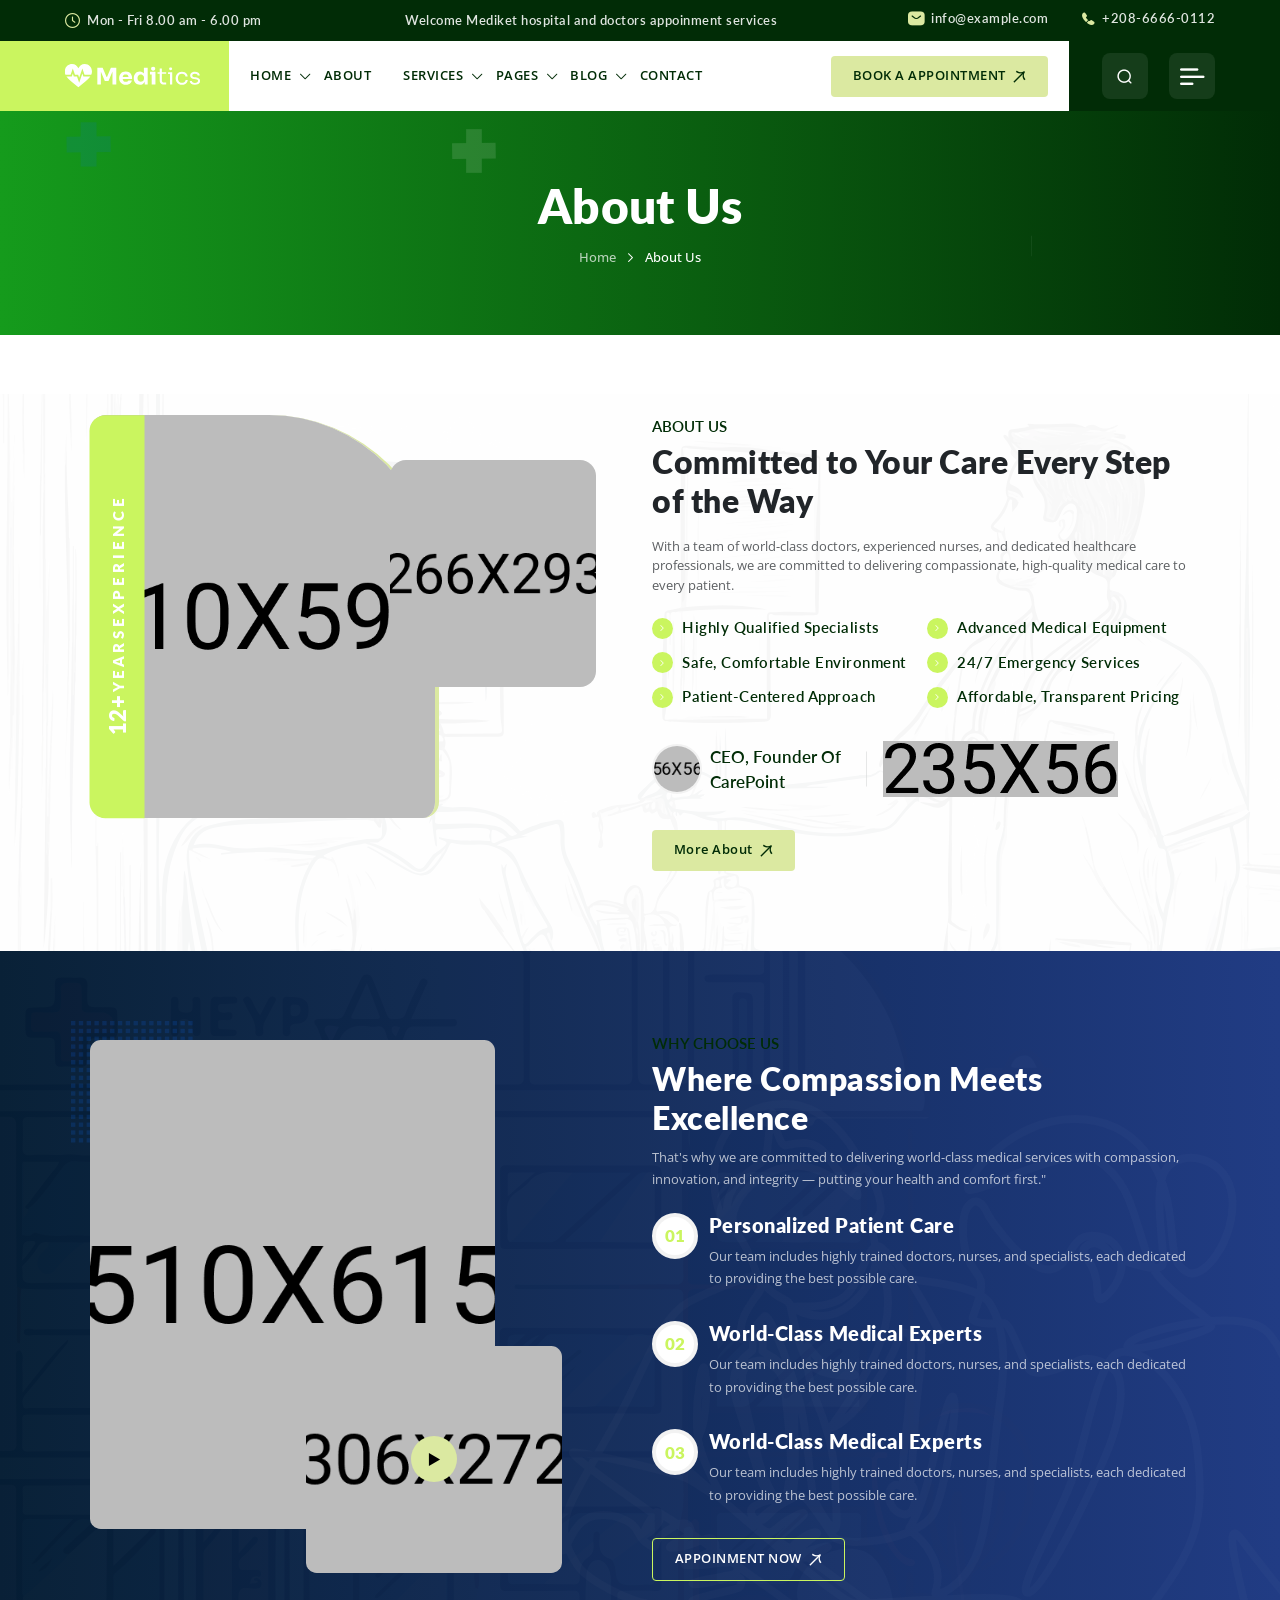
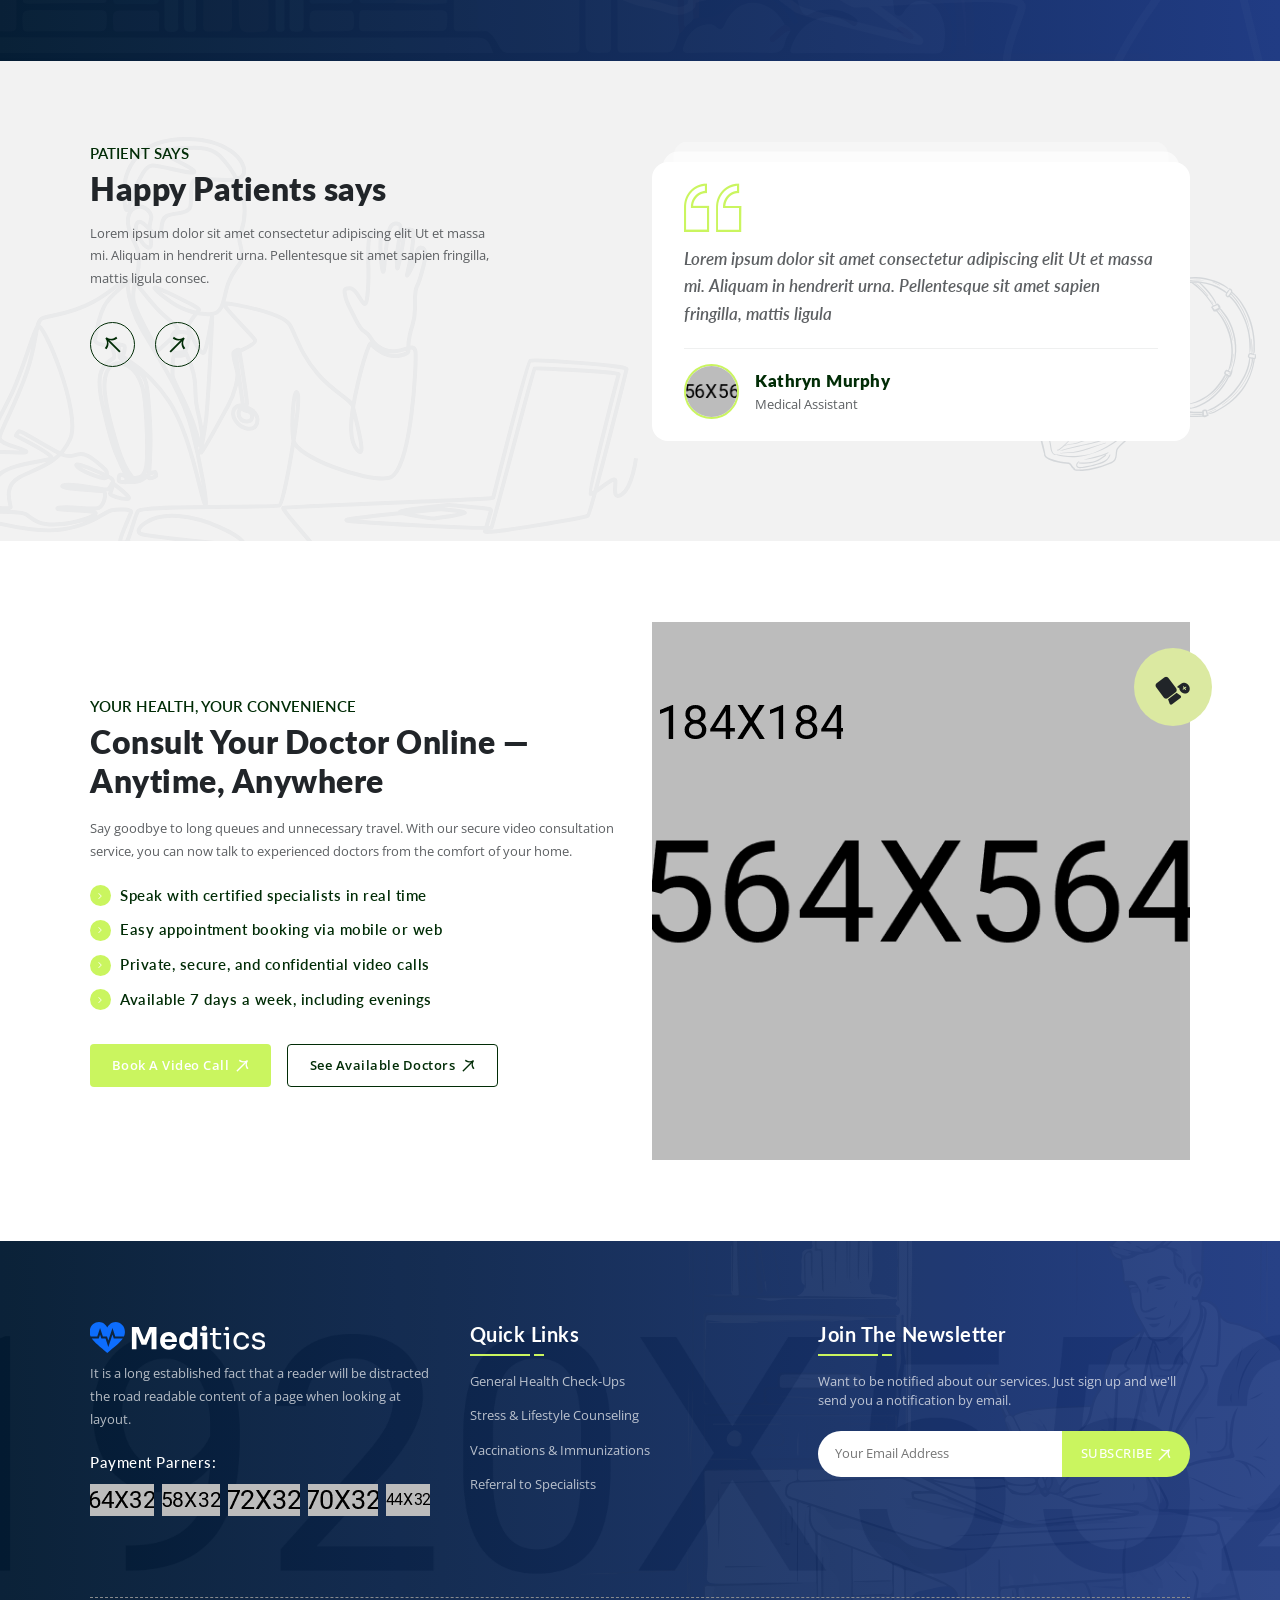
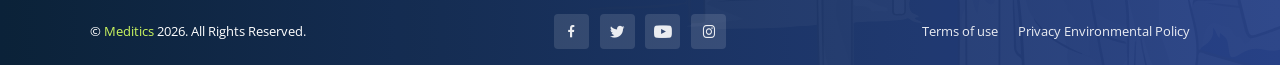
<file: about.html>
<!DOCTYPE html>
<html lang="en">

<head>
    <meta charset="UTF-8">
    <meta name="viewport" content="width=device-width, initial-scale=1.0">
    <title>Meditics</title>

    <!-- libraries CSS -->
    <!-- <link rel="stylesheet" href="assets/icon/flaticon_digicom.css"> -->
    <link rel="stylesheet" href="assets/icon/flaticon_err.css">
    <link rel="stylesheet" href="assets/vendor/bootstrap/bootstrap.min.css">
    <link rel="stylesheet" href="assets/vendor/splide/splide.min.css">
    <link rel="stylesheet" href="assets/vendor/swiper/swiper-bundle.min.css">
    <link rel="stylesheet" href="assets/vendor/animate-wow/animate.min.css">
    <link rel="stylesheet" href="assets/vendor/slim-select/slimselect.css">

    <!-- custom CSS -->
    <link rel="stylesheet" href="assets/css/style.css">
</head>

<body>
    <div class="preloader" id="preloader">
        <div class="loader"></div>
    </div>

    <!-- SIDEBAR SECTION START -->
    <div class="ul-sidebar">
        <!-- header -->
        <div class="ul-sidebar-header">
            <div class="ul-sidebar-header-logo">
                <a href="index.html">
                    <img src="assets/img/logo.svg" alt="logo" class="logo">
                </a>
            </div>
            <!-- sidebar closer -->
            <button class="ul-sidebar-closer"><i class="flaticon-close"></i></button>
        </div>

        <div class="ul-sidebar-header-nav-wrapper d-block d-lg-none"></div>

        <!-- sidebar content -->
        <div>
            <div class="ul-sidebar-txt-block">
                <span class="title ul-sidebar-footer-title">About Us</span>
                <p class="descr">Lorem ipsum dolor sit amet consectetur adipisicing elit. Enim odio eveniet ex dicta beatae, repellat voluptatibus ratione alias modi maxime, quaerat sed iste nihil molestiae numquam unde fuga qui velit!</p>
            </div>

            <div class="ul-sidebar-txt-block">
                <span class="title ul-sidebar-footer-title">Location</span>
                <p class="descr"><i class="flaticon-pin"></i><span>123 Main Street, New York, NY 10012</span></p>
            </div>

            <div class="ul-sidebar-txt-block">
                <span class="title ul-sidebar-footer-title">Contact Us</span>
                <p class="descr"><i class="flaticon-call"></i><a href="tel:1234567890">123-456-7890</a></p>
            </div>
        </div>

        <!-- sidebar footer -->
        <div class="ul-sidebar-footer">
            <span class="ul-sidebar-footer-title">Follow us</span>

            <div class="ul-sidebar-footer-social">
                <a href="#"><i class="flaticon-facebook"></i></a>
                <a href="#"><i class="flaticon-twitter"></i></a>
                <a href="#"><i class="flaticon-instagram"></i></a>
                <a href="#"><i class="flaticon-youtube"></i></a>
            </div>
        </div>
    </div>
    <!-- SIDEBAR SECTION END -->


    <!-- SEARCH MODAL SECTION START -->
    <div class="ul-search-form-wrapper flex-grow-1 flex-shrink-0">
        <button class="ul-search-closer"><i class="flaticon-close"></i></button>

        <form action="#" class="ul-search-form">
            <div class="ul-search-form-right">
                <input type="search" name="search" id="ul-search" placeholder="Search Here">
                <button type="submit"><span class="icon"><i class="flaticon-search"></i></span></button>
            </div>
        </form>
    </div>
    <!-- SEARCH MODAL SECTION END -->


    <!-- HEADER SECTION START -->
    <header class="ul-header ul-2-header">
        <div class="ul-header-top ul-2-header-top">
            <div class="ul-2-header-container">
                <div class="row row-cols-xxl-3 align-items-center gy-2">
                    <div class="col-xxl col-sm col-12">
                        <div class="ul-header-top-infos">
                            <span class="ul-header-top-info">
                                <i class="flaticon-clock"></i>
                                <span class="txt">
                                    <span class="value">Mon - Fri 8.00 am - 6.00 pm</span>
                                </span>
                            </span>
                        </div>
                    </div>

                    <!-- header top right -->
                    <div class="col-xxl col-5 d-none d-lg-block">
                        <div class="ul-header-top-infos justify-content-center">
                            <span class="ul-header-top-info">Welcome Mediket hospital and doctors appoinment services</span>
                        </div>
                    </div>

                    <div class="col-xxl col-lg-4 col-sm col-12">
                        <div class="ul-header-top-infos justify-content-sm-end justify-content-center">
                            <span class="ul-header-top-info">
                                <span class="txt">
                                    <a href="mailto:info@example.com" class="value"><i class="flaticon-envelope"></i> info@example.com</a>
                                </span>
                            </span>
                            <span class="ul-header-top-info">
                                <span class="txt">
                                    <a href="tel:+208-6666-0112" class="value"><i class="flaticon-call"></i> +208-6666-0112</a>
                                </span>
                            </span>
                        </div>
                    </div>
                </div>
            </div>
        </div>

        <div class="ul-header-bottom ul-2-header-bottom ul-2-header-container to-be-sticky">
            <div class="ul-header-bottom-content">
                <!-- header bottom left -->
                <!-- <div class="col-2"> -->
                <div class="ul-2-header-bottom-logo-container">
                    <a href="index.html"><img src="assets/img/logo-white-2.svg" alt="logo"></a>
                </div>
                <!-- </div> -->

                <!-- header bottom center -->
                <!-- <div class="col-8"> -->
                <div class="ul-2-header-bottom-center">
                    <div class="ul-header-nav-wrapper">
                        <div class="to-go-to-sidebar-in-mobile">
                            <nav class="ul-header-nav">
                                <div class="has-sub-menu active">
                                    <a role="button">Home</a>

                                    <div class="ul-header-submenu">
                                        <ul>
                                            <li><a href="index.html">Home 1</a></li>
                                            <li><a href="index-2.html">Home 2</a></li>
                                        </ul>
                                    </div>
                                </div>
                                <a href="about.html">About</a>
                                <div class="has-sub-menu">
                                    <a role="button">Services</a>

                                    <div class="ul-header-submenu">
                                        <ul>
                                            <li><a href="services.html">Services</a></li>
                                            <li><a href="services-2.html">Services Layout 2</a></li>
                                            <li><a href="service-details.html">Service Details</a></li>
                                        </ul>
                                    </div>
                                </div>
                                <div class="has-sub-menu">
                                    <a role="button">Pages</a>

                                    <div class="ul-header-submenu">
                                        <ul>
                                            <li><a href="case-studies.html">Case Studies</a></li>
                                            <li><a href="case-study-details.html">Case Study Details</a></li>
                                            <li><a href="team.html">Team</a></li>
                                            <li><a href="team-details.html">Team Member Details</a></li>
                                            <li><a href="testimonials.html">Testimonials</a></li>
                                            <li><a href="appointment.html">Appoinment</a></li>
                                            <li><a href="404.html">404</a></li>
                                        </ul>
                                    </div>
                                </div>
                                <div class="has-sub-menu">
                                    <a role="button">Blog</a>

                                    <div class="ul-header-submenu">
                                        <ul>
                                            <li><a href="blog.html">Blogs</a></li>
                                            <li><a href="blog-2.html">Blogs Layout 2</a></li>
                                            <li><a href="blog-details.html">Blog Details</a></li>
                                        </ul>
                                    </div>
                                </div>
                                <a href="contact.html">Contact</a>
                            </nav>
                        </div>
                    </div>
                    <a href="appointment.html" class="ul-btn d-sm-inline-flex d-none">BOOK A APPOINTMENT <i class="flaticon-arrow-up-right"></i></a>
                </div>
                <!-- </div> -->

                <!-- header bottom right -->
                <!-- <div class="col-2"> -->
                <div class="ul-2-header-bottom-right">
                    <button class="ul-header-search-opener"><i class="flaticon-search"></i></button>
                    <button class="ul-header-sidebar-opener d-inline-flex"><i class="flaticon-menu"></i></button>
                </div>
                <!-- </div> -->
            </div>
        </div>
    </header>
    <!-- HEADER SECTION END -->


    <main>
        <!-- BREADCRUMBS SECTION START -->
        <section class="ul-breadcrumb">
            <div class="ul-2-container">
                <h1 class="ul-breadcrumb-title">About Us</h1>

                <ul class="ul-breadcrumb-nav">
                    <li><a href="index.html">Home</a></li>
                    <li class="separator"><i class="flaticon-right-arrow"></i></li>
                    <li>About Us</li>
                </ul>
            </div>
        </section>
        <!-- BREADCRUMBS SECTION END -->


        <!-- ABOUT SECTION START -->
        <section class="ul-2-about ul-section-spacing">
            <div class="ul-2-container">
                <div class="row row-cols-lg-2 row-cols-1 gy-4">
                    <!-- img -->
                    <div class="col">
                        <div class="ul-2-about-imgs">
                            <div class="img-1-wrapper">
                                <img src="assets/img/about-2-img-1.jpg" alt="Image">
                                <span class="txt"><span class="number">12+</span> Y E A R S E X P E R I E N C E</span>
                            </div>
                            <img src="assets/img/about-2-img-2.jpg" alt="Image" class="img-2">
                        </div>
                    </div>

                    <!-- txt -->
                    <div class="col">
                        <div class="ul-2-about-txt">
                            <span class="ul-2-about-sub-title ul-section-sub-title ul-2-section-sub-title">About us</span>
                            <h2 class="ul-section-title">Committed to Your Care Every Step of the Way</h2>
                            <p class="ul-2-about-descr">With a team of world-class doctors, experienced nurses, and dedicated healthcare professionals, we are committed to delivering compassionate, high-quality medical care to every patient.</p>
                            <ul class="ul-2-about-list">
                                <li><i class="flaticon-right-arrow"></i> Highly Qualified Specialists</li>
                                <li><i class="flaticon-right-arrow"></i> Advanced Medical Equipment</li>
                                <li><i class="flaticon-right-arrow"></i> Safe, Comfortable Environment</li>
                                <li><i class="flaticon-right-arrow"></i> 24/7 Emergency Services</li>
                                <li><i class="flaticon-right-arrow"></i> Patient-Centered Approach</li>
                                <li><i class="flaticon-right-arrow"></i> Affordable, Transparent Pricing</li>
                            </ul>
                            <div class="ul-2-about-author">
                                <div class="ul-2-about-author-info">
                                    <div class="ul-2-about-author-img">
                                        <img src="assets/img/about-2-author.jpg" alt="author">
                                    </div>
                                    <span class="ul-2-about-author-role">CEO, Founder Of CarePoint</span>
                                </div>
                                <img src="assets/img/signature.png" alt="author signature" class="signature">
                            </div>
                            <a href="about.html" class="ul-btn">More About <i class="flaticon-arrow-up-right"></i></a>
                        </div>
                    </div>
                </div>
            </div>

            <div class="ul-2-about-vectors">
                <img src="assets/img/about-2-vector.svg" alt="vector" class="vector-1">
            </div>
        </section>
        <!-- ABOUT SECTION END -->


        <!-- WHY CHOOSE US SECTION START -->
        <section class="ul-why-choose-us ul-section-spacing">
            <div class="ul-2-container">
                <div class="row row-cols-lg-2 row-cols-1 gy-4 align-items-center">
                    <!-- img -->
                    <div class="col">
                        <div class="ul-why-choose-us-imgs">
                            <div class="ul-why-choose-us-img">
                                <img src="assets/img/why-choose-img-1.jpg" alt="Image" class="img-1">
                            </div>
                            <div class="ul-why-choose-us-img ul-why-choose-us-video-cover">
                                <img src="assets/img/why-choose-img-2.jpg" alt="Image" class="img-2">
                                <a href="https://youtu.be/OwPZIhTHDUk?si=T-vVLTzspNR2wUzu" class="ul-why-choose-us-video-btn" data-fslightbox="why-choose-us-video"><i class="flaticon-play-button"></i></a>
                            </div>
                            <img src="assets/img/why-choose-img-vector.svg" alt="vector" class="ul-why-choose-us-imgs-vector">
                        </div>
                    </div>

                    <!-- txt -->
                    <div class="col">
                        <div class="ul-why-choose-us-txt">
                            <span class="ul-section-sub-title ul-2-section-sub-title">Why Choose Us</span>
                            <h2 class="ul-section-title text-white">Where Compassion Meets Excellence</h2>
                            <p class="ul-why-choose-us-descr">That's why we are committed to delivering world-class medical services with compassion, innovation, and integrity — putting your health and comfort first."</p>

                            <div class="ul-why-choose-us-points">
                                <!-- single point -->
                                <div class="ul-why-choose-us-point">
                                    <div>
                                        <h3 class="ul-why-choose-us-point-title">Personalized Patient Care</h3>
                                        <p class="ul-why-choose-us-point-descr">Our team includes highly trained doctors, nurses, and specialists, each dedicated to providing the best possible care.</p>
                                    </div>
                                </div>
                                <!-- single point -->
                                <div class="ul-why-choose-us-point">
                                    <div>
                                        <h3 class="ul-why-choose-us-point-title">World-Class Medical Experts</h3>
                                        <p class="ul-why-choose-us-point-descr">Our team includes highly trained doctors, nurses, and specialists, each dedicated to providing the best possible care.</p>
                                    </div>
                                </div>
                                <!-- single point -->
                                <div class="ul-why-choose-us-point">
                                    <div>
                                        <h3 class="ul-why-choose-us-point-title">World-Class Medical Experts</h3>
                                        <p class="ul-why-choose-us-point-descr">Our team includes highly trained doctors, nurses, and specialists, each dedicated to providing the best possible care.</p>
                                    </div>
                                </div>
                            </div>

                            <a href="appointment.html" class="ul-btn">APPOINMENT NOW <i class="flaticon-arrow-up-right"></i></a>
                        </div>
                    </div>
                </div>
            </div>

            <div class="ul-why-choose-us-vectors">
                <img src="assets/img/why-choose-vector-1.svg" alt="vector" class="vector-1">
                <img src="assets/img/why-choose-vector-2.svg" alt="vector" class="vector-2">
            </div>
        </section>
        <!-- WHY CHOOSE US SECTION END -->


        <!-- FEEDBACK SECTION START -->
        <section class="ul-2-feedbacks ul-section-spacing">
            <div class="ul-2-container">
                <div class="row row-cols-lg-2 gy-3">
                    <!-- heading -->
                    <div class="col-lg col-md-5">
                        <div class="ul-2-feedbacks-heading">
                            <div>
                                <span class="ul-section-sub-title ul-2-section-sub-title">patient SAYS</span>
                                <h2 class="ul-section-title">Happy Patients says</h2>
                                <p class="ul-section-descr">Lorem ipsum dolor sit amet consectetur adipiscing elit Ut et massa mi. Aliquam in hendrerit urna. Pellentesque sit amet sapien fringilla, mattis ligula consec.</p>
                            </div>

                            <div class="ul-2-feedbacks-slider-nav ul-feedbacks-slider-nav ul-slider-nav mt-0" id="ul-2-feedbacks-slider-nav">
                                <button class="prev"><i class="flaticon-arrow-up-right"></i></button>
                                <button class="next"><i class="flaticon-arrow-up-right"></i></button>
                            </div>
                        </div>
                    </div>

                    <div class="col-lg col-md-7">
                        <!-- feedbacks slider -->
                        <div class="swiper ul-2-feedbacks-slider">
                            <div class="swiper-wrapper">
                                <!-- single slide -->
                                <div class="swiper-slide">
                                    <div class="ul-2-feedback">
                                        <span class="ul-2-feedback-icon"><i class="flaticon-quotation"></i></span>
                                        <p class="ul-2-feedback-txt">Lorem ipsum dolor sit amet consectetur adipiscing elit Ut et
                                            massa mi. Aliquam in hendrerit urna. Pellentesque sit amet sapien fringilla, mattis ligula</p>
                                        <div class="ul-2-feedback-reviewer">
                                            <div class="ul-2-feedback-reviewer-img">
                                                <img src="assets/img/reviewer-1.jpg" alt="Reviewer Image">
                                            </div>

                                            <div class="ul-2-feedback-reviewer-info">
                                                <h3 class="ul-2-feedback-reviewer-name">Kathryn Murphy</h3>
                                                <h4 class="ul-2-feedback-reviewer-location">Medical Assistant</h4>
                                            </div>
                                        </div>
                                    </div>
                                </div>

                                <!-- single slide -->
                                <div class="swiper-slide">
                                    <div class="ul-2-feedback">
                                        <span class="ul-2-feedback-icon"><i class="flaticon-quotation"></i></span>
                                        <p class="ul-2-feedback-txt">Lorem ipsum dolor sit amet consectetur adipiscing elit Ut et
                                            massa mi. Aliquam in hendrerit urna. Pellentesque sit amet sapien fringilla, mattis ligula</p>
                                        <div class="ul-2-feedback-reviewer">
                                            <div class="ul-2-feedback-reviewer-img">
                                                <img src="assets/img/reviewer-1.jpg" alt="Reviewer Image">
                                            </div>

                                            <div class="ul-2-feedback-reviewer-info">
                                                <h3 class="ul-2-feedback-reviewer-name">Kathryn Murphy</h3>
                                                <h4 class="ul-2-feedback-reviewer-location">Medical Assistant</h4>
                                            </div>
                                        </div>
                                    </div>
                                </div>
                            </div>
                        </div>
                    </div>
                </div>
            </div>

            <!-- vectors -->
            <div class="ul-2-feedbacks-vectors">
                <img src="assets/img/feedback-2-vector-1.svg" alt="Vector" class="vector-1">
                <img src="assets/img/feedback-2-vector-2.svg" alt="Vector" class="vector-2">
            </div>
        </section>
        <!-- FEEDBACK SECTION END -->


        <!-- VIDEO CALL SECTION START -->
        <section class="ul-inner-video-call ul-section-spacing">
            <div class="ul-2-container">
                <div class="row row-cols-lg-2 row-cols-1 align-items-center gy-4">
                    <!-- text -->
                    <div class="col">
                        <div class="ul-inner-video-call-txt">
                            <span class="ul-section-sub-title ul-2-section-sub-title">Your Health, Your Convenience</span>
                            <h2 class="ul-section-title">Consult Your Doctor Online — Anytime, Anywhere</h2>
                            <p class="ul-section-descr">Say goodbye to long queues and unnecessary travel. With our secure video consultation service, you can now talk to experienced doctors from the comfort of your home.</p>

                            <ul class="ul-inner-video-call-features ul-2-about-list">
                                <li><i class="flaticon-right-arrow"></i>Speak with certified specialists in real time</li>
                                <li><i class="flaticon-right-arrow"></i>Easy appointment booking via mobile or web</li>
                                <li><i class="flaticon-right-arrow"></i>Private, secure, and confidential video calls</li>
                                <li><i class="flaticon-right-arrow"></i>Available 7 days a week, including evenings</li>
                            </ul>

                            <div class="ul-inner-video-call-btns">
                                <a href="appointment.html" class="ul-btn btn-1">Book A Video Call <i class="flaticon-arrow-up-right"></i></a>
                                <a href="team.html" class="ul-btn btn-2">See Available Doctors <i class="flaticon-arrow-up-right"></i></a>
                            </div>
                        </div>
                    </div>

                    <!-- img -->
                    <div class="col">
                        <div class="ul-inner-video-call-img">
                            <img src="assets/img/inner-video-call.png" alt="Image" class="main-img">
                            <img src="assets/img/inner-video-call-img-2.png" alt="image" class="img-2">
                            <div class="ul-inner-video-call-img-icon"><i class="flaticon-video-call"></i></div>
                        </div>
                    </div>
                </div>
            </div>
        </section>
        <!-- VIDEO CALL SECTION END -->
    </main>

    <!-- FOOTER SECTION START -->
    <footer class="ul-footer ul-2-footer">
        <div class="ul-2-container">
            <!-- footer top -->
            <div class="ul-footer-top ul-section-spacing">
                <div class="ul-footer-top-wrapper wow animate__fadeInUp">
                    <div class="ul-footer-about ul-2-footer-about">
                        <a href="index.html" class="logo-wrapper"><img src="assets/img/logo-white.svg" alt="logo"></a>
                        <p class="ul-footer-about-txt">It is a long established fact that a reader will be distracted the road readable content of a page when looking at layout. </p>

                        <div class="ul-2-footer-payment-methods-wrapper">
                            <span class="title">Payment Parners:</span>
                            <div class="ul-footer-bottom-payment-methods justify-content-start">
                                <img src="assets/img/payment-method-1.png" alt="Payment Method Logo">
                                <img src="assets/img/payment-method-2.png" alt="Payment Method Logo">
                                <img src="assets/img/payment-method-3.png" alt="Payment Method Logo">
                                <img src="assets/img/payment-method-4.png" alt="Payment Method Logo">
                                <img src="assets/img/payment-method-5.png" alt="Payment Method Logo">
                            </div>
                        </div>
                    </div>

                    <div class="ul-footer-widget">
                        <h3 class="ul-footer-widget-title">Quick Links</h3>

                        <div class="ul-footer-widget-links">
                            <a href="service-details.html">General Health Check-Ups</a>
                            <a href="service-details.html">Stress & Lifestyle Counseling</a>
                            <a href="service-details.html">Vaccinations & Immunizations</a>
                            <a href="service-details.html">Referral to Specialists</a>
                        </div>
                    </div>

                    <div class="ul-footer-widget ul-2-footer-newsletter-widget">
                        <h3 class="ul-footer-widget-title">Join The Newsletter</h3>
                        <p class="ul-2-footer-newsletter-widget-descr">Want to be notified about our services. Just sign up and we'll send you a notification by email.</p>

                        <form action="#" class="ul-footer-nwsltr-form">
                            <div class="top">
                                <input type="email" name="email" id="nwsltr-email" placeholder="Your Email Address" class="ul-nwsltr-input">
                                <button type="submit">SUBSCRIBE <i class="flaticon-arrow-up-right"></i></button>
                            </div>
                        </form>
                    </div>
                </div>
            </div>

            <!-- footer bottom -->
            <div class="ul-footer-bottom">
                <div class="row row-cols-lg-3 row-cols-md-2 row-cols-1 align-items-center gy-4">
                    <div class="col order-1">
                        <p class="copyright-txt">&copy; <span class="colored">Meditics</span>
                            <script>document.write(new Date().getFullYear())</script>. All Rights Reserved.
                        </p>
                    </div>

                    <div class="col-lg col-md-12  order-3 order-lg-2">
                        <div class="ul-footer-socials justify-content-center mt-0">
                            <a href="#"><i class="flaticon-facebook"></i></a>
                            <a href="#"><i class="flaticon-twitter"></i></a>
                            <a href="#"><i class="flaticon-youtube"></i></a>
                            <a href="#"><i class="flaticon-instagram"></i></a>
                        </div>
                    </div>

                    <!-- links -->
                    <div class="col order-2 order-lg-3">
                        <div class="ul-footer-bottom-links">
                            <a href="#">Terms of use</a>
                            <a href="#">Privacy Environmental Policy</a>
                        </div>
                    </div>
                </div>
            </div>
        </div>

        <div class="ul-2-footer-vectors">
            <img src="assets/img/footer-2-vector.svg" alt="vector" class="vector-1">
        </div>
    </footer>
    <!-- FOOTER SECTION END -->

    <!-- libraries JS -->
    <script src="assets/vendor/bootstrap/bootstrap.bundle.min.js"></script>
    <script src="assets/vendor/splide/splide.min.js"></script>
    <script src="assets/vendor/splide/splide-extension-auto-scroll.min.js"></script>
    <script src="assets/vendor/swiper/swiper-bundle.min.js"></script>
    <script src="assets/vendor/animate-wow/wow.min.js"></script>
    <script src="assets/vendor/fslightbox/fslightbox.js"></script>
    <script src="assets/vendor/slim-select/slimselect.min.js"></script>


    <!-- custom JS -->
    <script src="assets/js/main.js"></script>
    <script src="assets/js/tab.js"></script>
    <script src="assets/js/accordion.js"></script>
    <script src="assets/js/progressbar.js"></script>

</body>
</file>
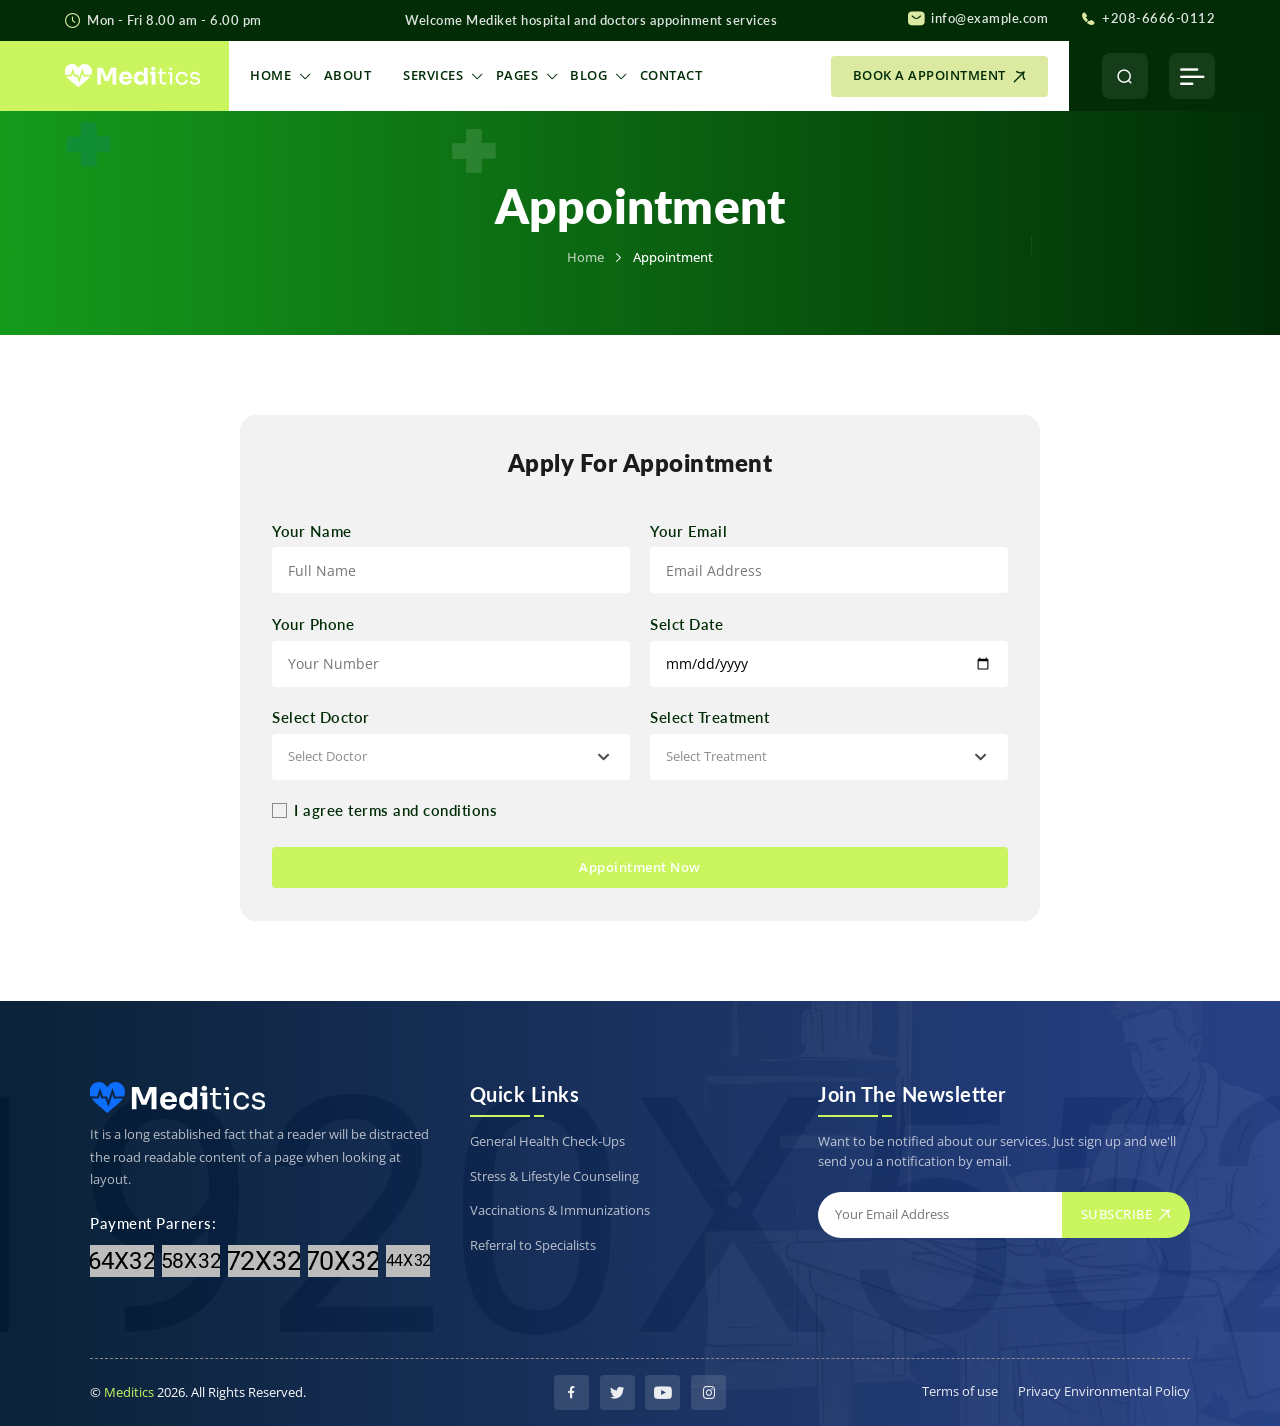
<file: appointment.html>
<!DOCTYPE html>
<html lang="en">

<head>
    <meta charset="UTF-8">
    <meta name="viewport" content="width=device-width, initial-scale=1.0">
    <title>Meditics</title>

    <!-- libraries CSS -->
    <!-- <link rel="stylesheet" href="assets/icon/flaticon_digicom.css"> -->
    <link rel="stylesheet" href="assets/icon/flaticon_err.css">
    <link rel="stylesheet" href="assets/vendor/bootstrap/bootstrap.min.css">
    <link rel="stylesheet" href="assets/vendor/splide/splide.min.css">
    <link rel="stylesheet" href="assets/vendor/swiper/swiper-bundle.min.css">
    <link rel="stylesheet" href="assets/vendor/animate-wow/animate.min.css">
    <link rel="stylesheet" href="assets/vendor/slim-select/slimselect.css">

    <!-- custom CSS -->
    <link rel="stylesheet" href="assets/css/style.css">
</head>

<body>
    <div class="preloader" id="preloader">
        <div class="loader"></div>
    </div>

    <!-- SIDEBAR SECTION START -->
    <div class="ul-sidebar">
        <!-- header -->
        <div class="ul-sidebar-header">
            <div class="ul-sidebar-header-logo">
                <a href="index.html">
                    <img src="assets/img/logo.svg" alt="logo" class="logo">
                </a>
            </div>
            <!-- sidebar closer -->
            <button class="ul-sidebar-closer"><i class="flaticon-close"></i></button>
        </div>

        <div class="ul-sidebar-header-nav-wrapper d-block d-lg-none"></div>

        <!-- sidebar content -->
        <div>
            <div class="ul-sidebar-txt-block">
                <span class="title ul-sidebar-footer-title">About Us</span>
                <p class="descr">Lorem ipsum dolor sit amet consectetur adipisicing elit. Enim odio eveniet ex dicta beatae, repellat voluptatibus ratione alias modi maxime, quaerat sed iste nihil molestiae numquam unde fuga qui velit!</p>
            </div>

            <div class="ul-sidebar-txt-block">
                <span class="title ul-sidebar-footer-title">Location</span>
                <p class="descr"><i class="flaticon-pin"></i><span>123 Main Street, New York, NY 10012</span></p>
            </div>

            <div class="ul-sidebar-txt-block">
                <span class="title ul-sidebar-footer-title">Contact Us</span>
                <p class="descr"><i class="flaticon-call"></i><a href="tel:1234567890">123-456-7890</a></p>
            </div>
        </div>

        <!-- sidebar footer -->
        <div class="ul-sidebar-footer">
            <span class="ul-sidebar-footer-title">Follow us</span>

            <div class="ul-sidebar-footer-social">
                <a href="#"><i class="flaticon-facebook"></i></a>
                <a href="#"><i class="flaticon-twitter"></i></a>
                <a href="#"><i class="flaticon-instagram"></i></a>
                <a href="#"><i class="flaticon-youtube"></i></a>
            </div>
        </div>
    </div>
    <!-- SIDEBAR SECTION END -->


    <!-- SEARCH MODAL SECTION START -->
    <div class="ul-search-form-wrapper flex-grow-1 flex-shrink-0">
        <button class="ul-search-closer"><i class="flaticon-close"></i></button>

        <form action="#" class="ul-search-form">
            <div class="ul-search-form-right">
                <input type="search" name="search" id="ul-search" placeholder="Search Here">
                <button type="submit"><span class="icon"><i class="flaticon-search"></i></span></button>
            </div>
        </form>
    </div>
    <!-- SEARCH MODAL SECTION END -->


    <!-- HEADER SECTION START -->
    <header class="ul-header ul-2-header">
        <div class="ul-header-top ul-2-header-top">
            <div class="ul-2-header-container">
                <div class="row row-cols-xxl-3 align-items-center gy-2">
                    <div class="col-xxl col-sm col-12">
                        <div class="ul-header-top-infos">
                            <span class="ul-header-top-info">
                                <i class="flaticon-clock"></i>
                                <span class="txt">
                                    <span class="value">Mon - Fri 8.00 am - 6.00 pm</span>
                                </span>
                            </span>
                        </div>
                    </div>

                    <!-- header top right -->
                    <div class="col-xxl col-5 d-none d-lg-block">
                        <div class="ul-header-top-infos justify-content-center">
                            <span class="ul-header-top-info">Welcome Mediket hospital and doctors appoinment services</span>
                        </div>
                    </div>

                    <div class="col-xxl col-lg-4 col-sm col-12">
                        <div class="ul-header-top-infos justify-content-sm-end justify-content-center">
                            <span class="ul-header-top-info">
                                <span class="txt">
                                    <a href="mailto:info@example.com" class="value"><i class="flaticon-envelope"></i> info@example.com</a>
                                </span>
                            </span>
                            <span class="ul-header-top-info">
                                <span class="txt">
                                    <a href="tel:+208-6666-0112" class="value"><i class="flaticon-call"></i> +208-6666-0112</a>
                                </span>
                            </span>
                        </div>
                    </div>
                </div>
            </div>
        </div>

        <div class="ul-header-bottom ul-2-header-bottom ul-2-header-container to-be-sticky">
            <div class="ul-header-bottom-content">
                <!-- header bottom left -->
                <!-- <div class="col-2"> -->
                <div class="ul-2-header-bottom-logo-container">
                    <a href="index.html"><img src="assets/img/logo-white-2.svg" alt="logo"></a>
                </div>
                <!-- </div> -->

                <!-- header bottom center -->
                <!-- <div class="col-8"> -->
                <div class="ul-2-header-bottom-center">
                    <div class="ul-header-nav-wrapper">
                        <div class="to-go-to-sidebar-in-mobile">
                            <nav class="ul-header-nav">
                                <div class="has-sub-menu active">
                                    <a role="button">Home</a>

                                    <div class="ul-header-submenu">
                                        <ul>
                                            <li><a href="index.html">Home 1</a></li>
                                            <li><a href="index-2.html">Home 2</a></li>
                                        </ul>
                                    </div>
                                </div>
                                <a href="about.html">About</a>
                                <div class="has-sub-menu">
                                    <a role="button">Services</a>

                                    <div class="ul-header-submenu">
                                        <ul>
                                            <li><a href="services.html">Services</a></li>
                                            <li><a href="services-2.html">Services Layout 2</a></li>
                                            <li><a href="service-details.html">Service Details</a></li>
                                        </ul>
                                    </div>
                                </div>
                                <div class="has-sub-menu">
                                    <a role="button">Pages</a>

                                    <div class="ul-header-submenu">
                                        <ul>
                                            <li><a href="case-studies.html">Case Studies</a></li>
                                            <li><a href="case-study-details.html">Case Study Details</a></li>
                                            <li><a href="team.html">Team</a></li>
                                            <li><a href="team-details.html">Team Member Details</a></li>
                                            <li><a href="testimonials.html">Testimonials</a></li>
                                            <li><a href="appointment.html">Appoinment</a></li>
                                            <li><a href="404.html">404</a></li>
                                        </ul>
                                    </div>
                                </div>
                                <div class="has-sub-menu">
                                    <a role="button">Blog</a>

                                    <div class="ul-header-submenu">
                                        <ul>
                                            <li><a href="blog.html">Blogs</a></li>
                                            <li><a href="blog-2.html">Blogs Layout 2</a></li>
                                            <li><a href="blog-details.html">Blog Details</a></li>
                                        </ul>
                                    </div>
                                </div>
                                <a href="contact.html">Contact</a>
                            </nav>
                        </div>
                    </div>
                    <a href="appointment.html" class="ul-btn d-sm-inline-flex d-none">BOOK A APPOINTMENT <i class="flaticon-arrow-up-right"></i></a>
                </div>
                <!-- </div> -->

                <!-- header bottom right -->
                <div class="ul-2-header-bottom-right">
                    <button class="ul-header-search-opener"><i class="flaticon-search"></i></button>
                    <button class="ul-header-sidebar-opener d-inline-flex"><i class="flaticon-menu"></i></button>
                </div>
                <!-- </div> -->
            </div>
        </div>
    </header>
    <!-- HEADER SECTION END -->


    <main>
        <!-- BREADCRUMBS SECTION START -->
        <section class="ul-breadcrumb">
            <div class="ul-2-container">
                <h1 class="ul-breadcrumb-title">Appointment</h1>

                <ul class="ul-breadcrumb-nav">
                    <li><a href="index.html">Home</a></li>
                    <li class="separator"><i class="flaticon-right-arrow"></i></li>
                    <li>Appointment</li>
                </ul>
            </div>
        </section>
        <!-- BREADCRUMBS SECTION END -->


        <!-- APPOINTMENT SECTION START -->
        <section class="ul-inner-appointment ul-section-spacing">
            <div class="ul-inner-appointment-container">
                <h2 class="ul-inner-appointment-title">Apply For Appointment</h2>
                <form action="#" class="ul-appointment-form">
                    <div class="row ul-bs-row row-cols-2 row-cols-xxs-1">
                        <div class="col">
                            <div class="form-group">
                                <label for="ul-appointment-name">Your Name</label>
                                <input type="text" name="name" id="ul-appointment-name" placeholder="Full Name">
                            </div>
                        </div>

                        <div class="col">
                            <div class="form-group">
                                <label for="ul-appointment-email">Your Email</label>
                                <input type="email" name="email" id="ul-appointment-email" placeholder="Email Address">
                            </div>
                        </div>

                        <div class="col">
                            <div class="form-group">
                                <label for="ul-appointment-phone">Your Phone</label>
                                <input type="tel" name="phone" id="ul-appointment-phone" placeholder="Your Number">
                            </div>
                        </div>

                        <div class="col">
                            <div class="form-group">
                                <label for="ul-appointment-date">Selct Date</label>
                                <input type="date" name="date" id="ul-appointment-date">
                            </div>
                        </div>

                        <div class="col">
                            <div class="form-group">
                                <label for="ul-appointment-doctor">Select Doctor</label>
                                <select name="Doctor" id="ul-appointment-doctor">
                                    <option value="none" data-placeholder="true">Select Doctor</option>
                                    <option value="Doctor 1">Doctor 1</option>
                                    <option value="Doctor 2">Doctor 2</option>
                                    <option value="Doctor 3">Doctor 3</option>
                                </select>
                                <div id="ul-appointment-doctor-select-wrapper" class="position-relative"></div>
                            </div>
                        </div>

                        <div class="col">
                            <div class="form-group select-wrapper">
                                <label for="ul-appointment-treatment">Select Treatment</label>
                                <select name="treatment" id="ul-appointment-treatment">
                                    <option value="none" data-placeholder="true">Select Treatment</option>
                                    <option value="treatment 1">treatment 1</option>
                                    <option value="treatment 2">treatment 2</option>
                                    <option value="treatment 3">treatment 3</option>
                                </select>
                                <div id="ul-appointment-treatment-select-wrapper" class="position-relative"></div>
                            </div>
                        </div>

                        <div class="col-12">
                            <div class="form-group">
                                <label for="terms-agreement" class="ul-checkbox-wrapper">
                                    <input type="checkbox" name="agreement" id="terms-agreement" hidden>
                                    <span class="ul-checkbox"><i class="flaticon-check"></i></span>
                                    <span class="ul-checkbox-txt">I agree terms and conditions</span>
                                </label>
                            </div>
                        </div>

                        <div class="col-12">
                            <div class="form-group">
                                <button type="submit" class="ul-btn w-100 justify-content-center">Appointment Now </button>
                            </div>
                        </div>
                    </div>
                </form>
            </div>
        </section>
        <!-- APPOINTMENT SECTION END -->
    </main>

    <!-- FOOTER SECTION START -->
    <footer class="ul-footer ul-2-footer">
        <div class="ul-2-container">
            <!-- footer top -->
            <div class="ul-footer-top ul-section-spacing">
                <div class="ul-footer-top-wrapper wow animate__fadeInUp">
                    <div class="ul-footer-about ul-2-footer-about">
                        <a href="index.html" class="logo-wrapper"><img src="assets/img/logo-white.svg" alt="logo"></a>
                        <p class="ul-footer-about-txt">It is a long established fact that a reader will be distracted the road readable content of a page when looking at layout. </p>

                        <div class="ul-2-footer-payment-methods-wrapper">
                            <span class="title">Payment Parners:</span>
                            <div class="ul-footer-bottom-payment-methods justify-content-start">
                                <img src="assets/img/payment-method-1.png" alt="Payment Method Logo">
                                <img src="assets/img/payment-method-2.png" alt="Payment Method Logo">
                                <img src="assets/img/payment-method-3.png" alt="Payment Method Logo">
                                <img src="assets/img/payment-method-4.png" alt="Payment Method Logo">
                                <img src="assets/img/payment-method-5.png" alt="Payment Method Logo">
                            </div>
                        </div>
                    </div>

                    <div class="ul-footer-widget">
                        <h3 class="ul-footer-widget-title">Quick Links</h3>

                        <div class="ul-footer-widget-links">
                            <a href="service-details.html">General Health Check-Ups</a>
                            <a href="service-details.html">Stress & Lifestyle Counseling</a>
                            <a href="service-details.html">Vaccinations & Immunizations</a>
                            <a href="service-details.html">Referral to Specialists</a>
                        </div>
                    </div>

                    <div class="ul-footer-widget ul-2-footer-newsletter-widget">
                        <h3 class="ul-footer-widget-title">Join The Newsletter</h3>
                        <p class="ul-2-footer-newsletter-widget-descr">Want to be notified about our services. Just sign up and we'll send you a notification by email.</p>

                        <form action="#" class="ul-footer-nwsltr-form">
                            <div class="top">
                                <input type="email" name="email" id="nwsltr-email" placeholder="Your Email Address" class="ul-nwsltr-input">
                                <button type="submit">SUBSCRIBE <i class="flaticon-arrow-up-right"></i></button>
                            </div>
                        </form>
                    </div>
                </div>
            </div>

            <!-- footer bottom -->
            <div class="ul-footer-bottom">
                <div class="row row-cols-lg-3 row-cols-md-2 row-cols-1 align-items-center gy-4">
                    <div class="col order-1">
                        <p class="copyright-txt">&copy; <span class="colored">Meditics</span>
                            <script>document.write(new Date().getFullYear())</script>. All Rights Reserved.
                        </p>
                    </div>

                    <div class="col-lg col-md-12  order-3 order-lg-2">
                        <div class="ul-footer-socials justify-content-center mt-0">
                            <a href="#"><i class="flaticon-facebook"></i></a>
                            <a href="#"><i class="flaticon-twitter"></i></a>
                            <a href="#"><i class="flaticon-youtube"></i></a>
                            <a href="#"><i class="flaticon-instagram"></i></a>
                        </div>
                    </div>

                    <!-- links -->
                    <div class="col order-2 order-lg-3">
                        <div class="ul-footer-bottom-links">
                            <a href="#">Terms of use</a>
                            <a href="#">Privacy Environmental Policy</a>
                        </div>
                    </div>
                </div>
            </div>
        </div>

        <div class="ul-2-footer-vectors">
            <img src="assets/img/footer-2-vector.svg" alt="vector" class="vector-1">
        </div>
    </footer>
    <!-- FOOTER SECTION END -->

    <!-- libraries JS -->
    <script src="assets/vendor/bootstrap/bootstrap.bundle.min.js"></script>
    <script src="assets/vendor/splide/splide.min.js"></script>
    <script src="assets/vendor/splide/splide-extension-auto-scroll.min.js"></script>
    <script src="assets/vendor/swiper/swiper-bundle.min.js"></script>
    <script src="assets/vendor/animate-wow/wow.min.js"></script>
    <script src="assets/vendor/fslightbox/fslightbox.js"></script>
    <script src="assets/vendor/slim-select/slimselect.min.js"></script>


    <!-- custom JS -->
    <script src="assets/js/main.js"></script>
    <script src="assets/js/tab.js"></script>
    <script src="assets/js/accordion.js"></script>
    <script src="assets/js/progressbar.js"></script>

</body>
</file>
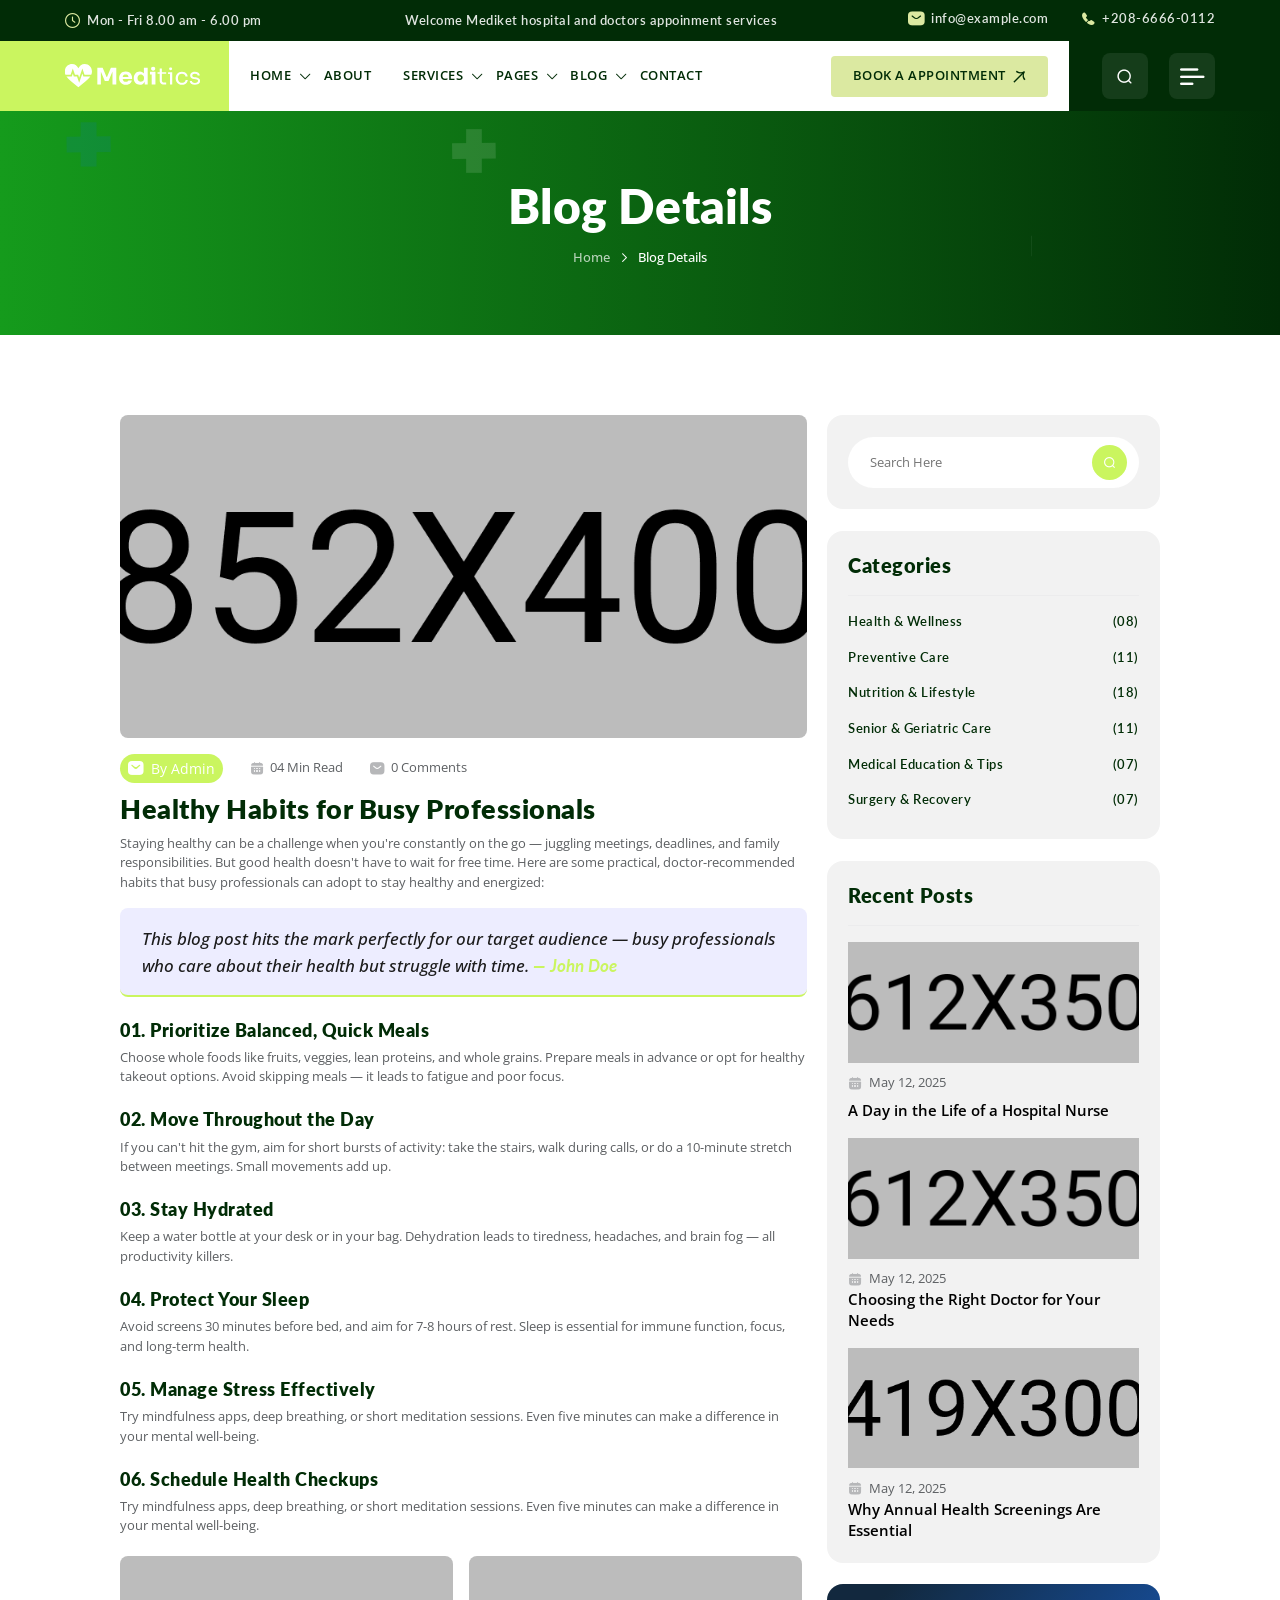
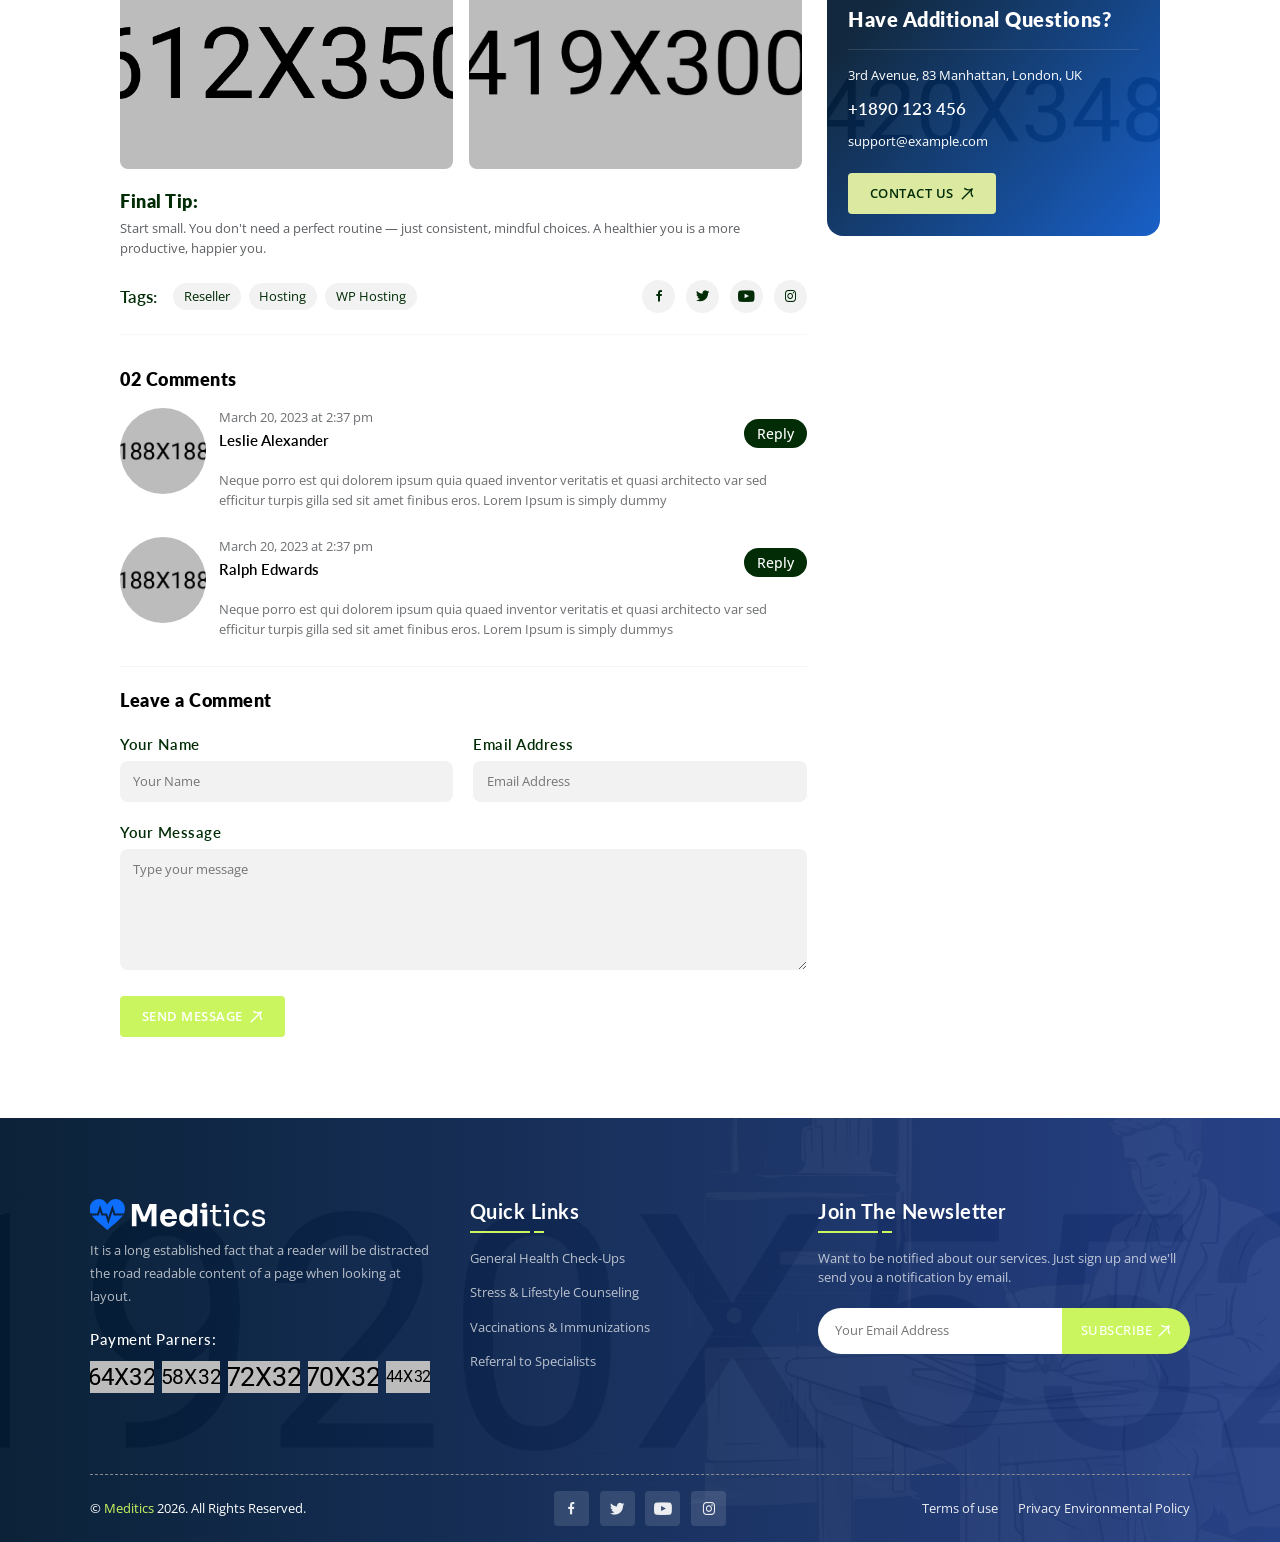
<file: blog-details.html>
<!DOCTYPE html>
<html lang="en">

<head>
    <meta charset="UTF-8">
    <meta name="viewport" content="width=device-width, initial-scale=1.0">
    <title>Meditics</title>

    <!-- libraries CSS -->
    <!-- <link rel="stylesheet" href="assets/icon/flaticon_digicom.css"> -->
    <link rel="stylesheet" href="assets/icon/flaticon_err.css">
    <link rel="stylesheet" href="assets/vendor/bootstrap/bootstrap.min.css">
    <link rel="stylesheet" href="assets/vendor/splide/splide.min.css">
    <link rel="stylesheet" href="assets/vendor/swiper/swiper-bundle.min.css">
    <link rel="stylesheet" href="assets/vendor/animate-wow/animate.min.css">
    <link rel="stylesheet" href="assets/vendor/slim-select/slimselect.css">

    <!-- custom CSS -->
    <link rel="stylesheet" href="assets/css/style.css">
</head>

<body>
    <div class="preloader" id="preloader">
        <div class="loader"></div>
    </div>

    <!-- SIDEBAR SECTION START -->
    <div class="ul-sidebar">
        <!-- header -->
        <div class="ul-sidebar-header">
            <div class="ul-sidebar-header-logo">
                <a href="index.html">
                    <img src="assets/img/logo.svg" alt="logo" class="logo">
                </a>
            </div>
            <!-- sidebar closer -->
            <button class="ul-sidebar-closer"><i class="flaticon-close"></i></button>
        </div>

        <div class="ul-sidebar-header-nav-wrapper d-block d-lg-none"></div>

        <!-- sidebar content -->
        <div>
            <div class="ul-sidebar-txt-block">
                <span class="title ul-sidebar-footer-title">About Us</span>
                <p class="descr">Lorem ipsum dolor sit amet consectetur adipisicing elit. Enim odio eveniet ex dicta beatae, repellat voluptatibus ratione alias modi maxime, quaerat sed iste nihil molestiae numquam unde fuga qui velit!</p>
            </div>

            <div class="ul-sidebar-txt-block">
                <span class="title ul-sidebar-footer-title">Location</span>
                <p class="descr"><i class="flaticon-pin"></i><span>123 Main Street, New York, NY 10012</span></p>
            </div>

            <div class="ul-sidebar-txt-block">
                <span class="title ul-sidebar-footer-title">Contact Us</span>
                <p class="descr"><i class="flaticon-call"></i><a href="tel:1234567890">123-456-7890</a></p>
            </div>
        </div>

        <!-- sidebar footer -->
        <div class="ul-sidebar-footer">
            <span class="ul-sidebar-footer-title">Follow us</span>

            <div class="ul-sidebar-footer-social">
                <a href="#"><i class="flaticon-facebook"></i></a>
                <a href="#"><i class="flaticon-twitter"></i></a>
                <a href="#"><i class="flaticon-instagram"></i></a>
                <a href="#"><i class="flaticon-youtube"></i></a>
            </div>
        </div>
    </div>
    <!-- SIDEBAR SECTION END -->


    <!-- SEARCH MODAL SECTION START -->
    <div class="ul-search-form-wrapper flex-grow-1 flex-shrink-0">
        <button class="ul-search-closer"><i class="flaticon-close"></i></button>

        <form action="#" class="ul-search-form">
            <div class="ul-search-form-right">
                <input type="search" name="search" id="ul-search" placeholder="Search Here">
                <button type="submit"><span class="icon"><i class="flaticon-search"></i></span></button>
            </div>
        </form>
    </div>
    <!-- SEARCH MODAL SECTION END -->


    <!-- HEADER SECTION START -->
    <header class="ul-header ul-2-header">
        <div class="ul-header-top ul-2-header-top">
            <div class="ul-2-header-container">
                <div class="row row-cols-xxl-3 align-items-center gy-2">
                    <div class="col-xxl col-sm col-12">
                        <div class="ul-header-top-infos">
                            <span class="ul-header-top-info">
                                <i class="flaticon-clock"></i>
                                <span class="txt">
                                    <span class="value">Mon - Fri 8.00 am - 6.00 pm</span>
                                </span>
                            </span>
                        </div>
                    </div>

                    <!-- header top right -->
                    <div class="col-xxl col-5 d-none d-lg-block">
                        <div class="ul-header-top-infos justify-content-center">
                            <span class="ul-header-top-info">Welcome Mediket hospital and doctors appoinment services</span>
                        </div>
                    </div>

                    <div class="col-xxl col-lg-4 col-sm col-12">
                        <div class="ul-header-top-infos justify-content-sm-end justify-content-center">
                            <span class="ul-header-top-info">
                                <span class="txt">
                                    <a href="mailto:info@example.com" class="value"><i class="flaticon-envelope"></i> info@example.com</a>
                                </span>
                            </span>
                            <span class="ul-header-top-info">
                                <span class="txt">
                                    <a href="tel:+208-6666-0112" class="value"><i class="flaticon-call"></i> +208-6666-0112</a>
                                </span>
                            </span>
                        </div>
                    </div>
                </div>
            </div>
        </div>

        <div class="ul-header-bottom ul-2-header-bottom ul-2-header-container to-be-sticky">
            <div class="ul-header-bottom-content">
                <!-- header bottom left -->
                <!-- <div class="col-2"> -->
                <div class="ul-2-header-bottom-logo-container">
                    <a href="index.html"><img src="assets/img/logo-white-2.svg" alt="logo"></a>
                </div>
                <!-- </div> -->

                <!-- header bottom center -->
                <!-- <div class="col-8"> -->
                <div class="ul-2-header-bottom-center">
                    <div class="ul-header-nav-wrapper">
                        <div class="to-go-to-sidebar-in-mobile">
                            <nav class="ul-header-nav">
                                <div class="has-sub-menu active">
                                    <a role="button">Home</a>

                                    <div class="ul-header-submenu">
                                        <ul>
                                            <li><a href="index.html">Home 1</a></li>
                                            <li><a href="index-2.html">Home 2</a></li>
                                        </ul>
                                    </div>
                                </div>
                                <a href="about.html">About</a>
                                <div class="has-sub-menu">
                                    <a role="button">Services</a>

                                    <div class="ul-header-submenu">
                                        <ul>
                                            <li><a href="services.html">Services</a></li>
                                            <li><a href="services-2.html">Services Layout 2</a></li>
                                            <li><a href="service-details.html">Service Details</a></li>
                                        </ul>
                                    </div>
                                </div>
                                <div class="has-sub-menu">
                                    <a role="button">Pages</a>

                                    <div class="ul-header-submenu">
                                        <ul>
                                            <li><a href="case-studies.html">Case Studies</a></li>
                                            <li><a href="case-study-details.html">Case Study Details</a></li>
                                            <li><a href="team.html">Team</a></li>
                                            <li><a href="team-details.html">Team Member Details</a></li>
                                            <li><a href="testimonials.html">Testimonials</a></li>
                                            <li><a href="appointment.html">Appoinment</a></li>
                                            <li><a href="404.html">404</a></li>
                                        </ul>
                                    </div>
                                </div>
                                <div class="has-sub-menu">
                                    <a role="button">Blog</a>

                                    <div class="ul-header-submenu">
                                        <ul>
                                            <li><a href="blog.html">Blogs</a></li>
                                            <li><a href="blog-2.html">Blogs Layout 2</a></li>
                                            <li><a href="blog-details.html">Blog Details</a></li>
                                        </ul>
                                    </div>
                                </div>
                                <a href="contact.html">Contact</a>
                            </nav>
                        </div>
                    </div>
                    <a href="appointment.html" class="ul-btn d-sm-inline-flex d-none">BOOK A APPOINTMENT <i class="flaticon-arrow-up-right"></i></a>
                </div>
                <!-- </div> -->

                <!-- header bottom right -->
                <!-- <div class="col-2"> -->
                <div class="ul-2-header-bottom-right">
                    <button class="ul-header-search-opener"><i class="flaticon-search"></i></button>
                    <button class="ul-header-sidebar-opener d-inline-flex"><i class="flaticon-menu"></i></button>
                </div>
                <!-- </div> -->
            </div>
        </div>
    </header>
    <!-- HEADER SECTION END -->


    <main>
        <!-- BREADCRUMBS SECTION START -->
        <section class="ul-breadcrumb">
            <div class="ul-2-container">
                <h1 class="ul-breadcrumb-title">Blog Details</h1>

                <ul class="ul-breadcrumb-nav">
                    <li><a href="index.html">Home</a></li>
                    <li class="separator"><i class="flaticon-right-arrow"></i></li>
                    <li>Blog Details</li>
                </ul>
            </div>
        </section>
        <!-- BREADCRUMBS SECTION END -->


        <!-- BLOG SECTION START -->
        <div class="ul-blog-details ul-section-spacing">
            <div class="ul-container">
                <div class="row ul-bs-row gy-5">
                    <!-- left/blog details -->
                    <div class="col-lg-8 col-md-7">
                        <div class="ul-blog-details">
                            <div class="ul-inner-blog">
                                <div class="ul-inner-blog-img"><img src="assets/img/blog-wide-1.jpg" alt="Blog Image">
                                </div>
                                <div class="ul-inner-blog-txt">
                                    <div class="ul-blog-infos">
                                        <!-- single info -->
                                        <div class="ul-blog-info">
                                            <span class="icon"><i class="flaticon-envelope"></i></span>
                                            <span class="text">By Admin</span>
                                        </div>
                                        <!-- single info -->
                                        <div class="ul-blog-info">
                                            <span class="icon"><i class="flaticon-calendar"></i></span>
                                            <span class="text">04 Min Read</span>
                                        </div>
                                        <!-- single info -->
                                        <div class="ul-blog-info">
                                            <span class="icon"><i class="flaticon-envelope"></i></span>
                                            <span class="text">0 Comments</span>
                                        </div>
                                    </div>
                                    <h3 class="ul-inner-blog-title">Healthy Habits for Busy Professionals</h3>
                                    <div class="ul-service-details-txt ul-blog-details-txt">
                                        <p>Staying healthy can be a challenge when you're constantly on the go — juggling meetings, deadlines, and family responsibilities. But good health doesn't have to wait for free time. Here are some practical, doctor-recommended habits that busy professionals can adopt to stay healthy and energized:</p>
                                        <blockquote>This blog post hits the mark perfectly for our target audience — busy professionals who care about their health but struggle with time. <span class="name"> — John Doe</span></blockquote>


                                        <h3>01. Prioritize Balanced, Quick Meals</h3>
                                        <p>Choose whole foods like fruits, veggies, lean proteins, and whole grains. Prepare meals in advance or opt for healthy takeout options. Avoid skipping meals — it leads to fatigue and poor focus.</p>


                                        <h3>02. Move Throughout the Day</h3>
                                        <p>If you can't hit the gym, aim for short bursts of activity: take the stairs, walk during calls, or do a 10-minute stretch between meetings. Small movements add up.</p>


                                        <h3>03. Stay Hydrated</h3>
                                        <p>Keep a water bottle at your desk or in your bag. Dehydration leads to tiredness, headaches, and brain fog — all productivity killers.</p>


                                        <h3>04. Protect Your Sleep</h3>
                                        <p>Avoid screens 30 minutes before bed, and aim for 7-8 hours of rest. Sleep is essential for immune function, focus, and long-term health.</p>


                                        <h3>05. Manage Stress Effectively</h3>
                                        <p>Try mindfulness apps, deep breathing, or short meditation sessions. Even five minutes can make a difference in your mental well-being.</p>


                                        <h3>06. Schedule Health Checkups</h3>
                                        <p>Try mindfulness apps, deep breathing, or short meditation sessions. Even five minutes can make a difference in your mental well-being.</p>

                                        <div class="ul-blog-details-inner-img">
                                            <img src="assets/img/blog-2.jpg" alt="image">
                                            <img src="assets/img/blog-3.jpg" alt="image">
                                        </div>
                                        <div>
                                            <h3>Final Tip:</h3>
                                            <p>Start small. You don't need a perfect routine — just consistent, mindful choices. A healthier you is a more productive, happier you.</p>
                                        </div>
                                    </div>
                                </div>
                            </div>

                            <!-- actions -->
                            <div class="ul-blog-details-actions">
                                <!-- tags -->
                                <div class="tags-wrapper">
                                    <h4 class="actions-title">Tags: </h4>
                                    <div class="ul-blog-sidebar-tags tags">
                                        <a href="#">Reseller</a>
                                        <a href="#">Hosting</a>
                                        <a href="#">WP Hosting</a>
                                    </div>
                                </div>

                                <!-- share -->
                                <div class="shares-wrapper">
                                    <div class="share-options">
                                        <a href="#"><i class="flaticon-facebook"></i></a>
                                        <a href="#"><i class="flaticon-twitter"></i></a>
                                        <a href="#"><i class="flaticon-youtube"></i></a>
                                        <a href="#"><i class="flaticon-instagram"></i></a>
                                    </div>
                                </div>
                            </div>

                            <div class="ul-blog-details-bottom">
                                <!-- reviews -->
                                <div class="ul-blog-details-reviews">
                                    <h3 class="ul-service-details-inner-title text-black">02 Comments</h3>

                                    <!-- single review -->
                                    <div class="ul-blog-details-review">
                                        <!-- reviewer image -->
                                        <div class="ul-blog-details-review-reviewer-img">
                                            <img src="assets/img/team-member-2.jpg" alt="Reviewer Image">
                                        </div>

                                        <div class="ul-blog-details-review-txt">
                                            <div class="header">
                                                <div class="left">
                                                    <span class="review-date">March 20, 2023 at 2:37 pm</span>
                                                    <h4 class="reviewer-name">Leslie Alexander</h4>
                                                </div>

                                                <div class="right"><button class="ul-blog-details-review-reply-btn">Reply</button></div>
                                            </div>

                                            <p>Neque porro est qui dolorem ipsum quia quaed inventor veritatis et quasi architecto var sed efficitur turpis gilla sed sit amet finibus eros. Lorem Ipsum is simply dummy</p>
                                        </div>
                                    </div>

                                    <!-- single review -->
                                    <div class="ul-blog-details-review">
                                        <!-- reviewer image -->
                                        <div class="ul-blog-details-review-reviewer-img">
                                            <img src="assets/img/team-member-1.jpg" alt="Reviewer Image">
                                        </div>

                                        <div class="ul-blog-details-review-txt">
                                            <div class="header">
                                                <div class="left">
                                                    <span class="review-date">March 20, 2023 at 2:37 pm</span>
                                                    <h4 class="reviewer-name">Ralph Edwards</h4>
                                                </div>

                                                <div class="right">
                                                    <button class="ul-blog-details-review-reply-btn">Reply</button>
                                                </div>
                                            </div>

                                            <p>Neque porro est qui dolorem ipsum quia quaed inventor veritatis et quasi architecto var sed efficitur turpis gilla sed sit amet finibus eros. Lorem Ipsum is simply dummys</p>
                                        </div>
                                    </div>
                                </div>

                                <!-- review form -->
                                <div class="ul-blog-details-review-form-wrapper">
                                    <h3 class="ul-service-details-inner-title text-black">Leave a Comment</h3>
                                    <div class="ul-blog-details-comment-form-wrapper">
                                        <form action="#" class="ul-inner-contact-form ul-blog-details-comment-form">
                                            <div class="row row-cols-2 row-cols-xxs-1 ul-bs-row">
                                                <div class="col">
                                                    <div class="form-group">
                                                        <label for="ul-blog-comment-name">Your Name</label>
                                                        <input type="text" name="name" id="ul-blog-comment-name" placeholder="Your Name">
                                                    </div>
                                                </div>
                                                <div class="col">
                                                    <div class="form-group">
                                                        <label for="ul-blog-comment-email">Email Address</label>
                                                        <input type="email" name="email" id="ul-blog-comment-email" placeholder="Email Address">
                                                    </div>
                                                </div>
                                                <div class="col-12">
                                                    <div class="form-group">
                                                        <label for="ul-blog-comment-msg">Your Message</label>
                                                        <textarea name="message" id="ul-blog-comment-msg" placeholder="Type your message"></textarea>
                                                    </div>
                                                </div>
                                                <div class="col-12">
                                                    <button class="ul-btn ul-btn--2"><span>SEND MESSAGE</span> <i class="flaticon-arrow-up-right"></i></button>
                                                </div>
                                            </div>
                                        </form>
                                    </div>
                                </div>
                            </div>
                        </div>
                    </div>

                    <!-- sidebar -->
                    <div class="col-lg-4 col-md-5">
                        <div class="ul-inner-sidebar">
                            <!-- single widget /search -->
                            <div class="ul-service-details-sidebar-widget ul-inner-sidebar-search">
                                <div class="ul-inner-sidebar-widget-content">
                                    <form action="#" class="ul-blog-search-form">
                                        <input type="search" name="blog-search" id="ul-blog-search" placeholder="Search Here">
                                        <button type="submit"><i class="flaticon-search"></i></button>
                                    </form>
                                </div>
                            </div>

                            <!-- single widget / Categories -->
                            <div class="ul-service-details-sidebar-widget">
                                <span class="ul-service-details-sidebar-widget-title mb-2">Categories</span>
                                <ul class="ul-service-details-sidebar-links">
                                    <li><a href="blog-2.html">Health & Wellness <span>(08)</span></a></li>
                                    <li><a href="blog-2.html">Preventive Care <span>(11)</span></a></li>
                                    <li><a href="blog-2.html">Nutrition & Lifestyle <span>(18)</span></a></li>
                                    <li><a href="blog-2.html">Senior & Geriatric Care <span>(11)</span></a></li>
                                    <li><a href="blog-2.html">Medical Education & Tips <span>(07)</span></a></li>
                                    <li><a href="blog-2.html">Surgery & Recovery <span>(07)</span></a></li>
                                </ul>
                            </div>

                            <!-- single widget / Recent Posts -->
                            <div class="ul-service-details-sidebar-widget ul-inner-sidebar-posts">
                                <h3 class="ul-service-details-sidebar-widget-title">Recent Posts</h3>
                                <div class="ul-inner-sidebar-widget-content">
                                    <div class="ul-inner-sidebar-posts">
                                        <!-- single post -->
                                        <div class="ul-inner-sidebar-post">
                                            <div class="img">
                                                <img src="assets/img/blog-2.jpg" alt="Post Image">
                                            </div>

                                            <div class="txt">
                                                <span class="date"><i class="flaticon-calendar"></i><span>May 12, 2025</span></span>
                                                <h4 class="title"><a href="blog-details.html">A Day in the Life of a Hospital Nurse</a></h4>
                                            </div>
                                        </div>

                                        <!-- single post -->
                                        <div class="ul-inner-sidebar-post">
                                            <div class="img">
                                                <img src="assets/img/blog-1.jpg" alt="Post Image">
                                            </div>

                                            <div class="txt">
                                                <span class="date"><i class="flaticon-calendar"></i><span>May 12, 2025</span></span>
                                                <h4 class="title"><a href="blog-details.html">Choosing the Right Doctor for Your Needs</a></h4>
                                            </div>
                                        </div>

                                        <!-- single post -->
                                        <div class="ul-inner-sidebar-post">
                                            <div class="img">
                                                <img src="assets/img/blog-3.jpg" alt="Post Image">
                                            </div>

                                            <div class="txt">
                                                <span class="date"><i class="flaticon-calendar"></i><span>May 12, 2025</span></span>
                                                <h4 class="title"><a href="blog-details.html">Why Annual Health Screenings Are Essential</a></h4>
                                            </div>
                                        </div>
                                    </div>
                                </div>
                            </div>

                            <!-- single widget / contact -->
                            <div class="ul-service-details-sidebar-widget ul-service-details-sidebar-cta">
                                <span class="ul-service-details-sidebar-widget-title">Have Additional Questions?</span>
                                <div class="ul-service-details-sidebar-cta-content">
                                    <p class="contact-info">3rd Avenue, 83 Manhattan, London, UK</p>
                                    <span class="contact-info number"><a href="tel:+1890123456">+1890 123 456</a></span>
                                    <p class="contact-info"><a href="mailto:support@example.com">support@example.com</a></p>
                                    <a href="contact.html" class="ul-btn">Contact Us <i class="flaticon-arrow-up-right"></i></a>
                                </div>
                            </div>
                        </div>
                    </div>
                </div>
            </div>
        </div>
        <!-- BLOG SECTION END -->
    </main>


    <!-- FOOTER SECTION START -->
    <footer class="ul-footer ul-2-footer">
        <div class="ul-2-container">
            <!-- footer top -->
            <div class="ul-footer-top ul-section-spacing">
                <div class="ul-footer-top-wrapper wow animate__fadeInUp">
                    <div class="ul-footer-about ul-2-footer-about">
                        <a href="index.html" class="logo-wrapper"><img src="assets/img/logo-white.svg" alt="logo"></a>
                        <p class="ul-footer-about-txt">It is a long established fact that a reader will be distracted the road readable content of a page when looking at layout. </p>

                        <div class="ul-2-footer-payment-methods-wrapper">
                            <span class="title">Payment Parners:</span>
                            <div class="ul-footer-bottom-payment-methods justify-content-start">
                                <img src="assets/img/payment-method-1.png" alt="Payment Method Logo">
                                <img src="assets/img/payment-method-2.png" alt="Payment Method Logo">
                                <img src="assets/img/payment-method-3.png" alt="Payment Method Logo">
                                <img src="assets/img/payment-method-4.png" alt="Payment Method Logo">
                                <img src="assets/img/payment-method-5.png" alt="Payment Method Logo">
                            </div>
                        </div>
                    </div>

                    <div class="ul-footer-widget">
                        <h3 class="ul-footer-widget-title">Quick Links</h3>

                        <div class="ul-footer-widget-links">
                            <a href="service-details.html">General Health Check-Ups</a>
                            <a href="service-details.html">Stress & Lifestyle Counseling</a>
                            <a href="service-details.html">Vaccinations & Immunizations</a>
                            <a href="service-details.html">Referral to Specialists</a>
                        </div>
                    </div>

                    <div class="ul-footer-widget ul-2-footer-newsletter-widget">
                        <h3 class="ul-footer-widget-title">Join The Newsletter</h3>
                        <p class="ul-2-footer-newsletter-widget-descr">Want to be notified about our services. Just sign up and we'll send you a notification by email.</p>

                        <form action="#" class="ul-footer-nwsltr-form">
                            <div class="top">
                                <input type="email" name="email" id="nwsltr-email" placeholder="Your Email Address" class="ul-nwsltr-input">
                                <button type="submit">SUBSCRIBE <i class="flaticon-arrow-up-right"></i></button>
                            </div>
                        </form>
                    </div>
                </div>
            </div>

            <!-- footer bottom -->
            <div class="ul-footer-bottom">
                <div class="row row-cols-lg-3 row-cols-md-2 row-cols-1 align-items-center gy-4">
                    <div class="col order-1">
                        <p class="copyright-txt">&copy; <span class="colored">Meditics</span>
                            <script>document.write(new Date().getFullYear())</script>. All Rights Reserved.
                        </p>
                    </div>

                    <div class="col-lg col-md-12  order-3 order-lg-2">
                        <div class="ul-footer-socials justify-content-center mt-0">
                            <a href="#"><i class="flaticon-facebook"></i></a>
                            <a href="#"><i class="flaticon-twitter"></i></a>
                            <a href="#"><i class="flaticon-youtube"></i></a>
                            <a href="#"><i class="flaticon-instagram"></i></a>
                        </div>
                    </div>

                    <!-- links -->
                    <div class="col order-2 order-lg-3">
                        <div class="ul-footer-bottom-links">
                            <a href="#">Terms of use</a>
                            <a href="#">Privacy Environmental Policy</a>
                        </div>
                    </div>
                </div>
            </div>
        </div>

        <div class="ul-2-footer-vectors">
            <img src="assets/img/footer-2-vector.svg" alt="vector" class="vector-1">
        </div>
    </footer>
    <!-- FOOTER SECTION END -->

    <!-- libraries JS -->
    <script src="assets/vendor/bootstrap/bootstrap.bundle.min.js"></script>
    <script src="assets/vendor/splide/splide.min.js"></script>
    <script src="assets/vendor/splide/splide-extension-auto-scroll.min.js"></script>
    <script src="assets/vendor/swiper/swiper-bundle.min.js"></script>
    <script src="assets/vendor/animate-wow/wow.min.js"></script>
    <script src="assets/vendor/fslightbox/fslightbox.js"></script>
    <script src="assets/vendor/slim-select/slimselect.min.js"></script>


    <!-- custom JS -->
    <script src="assets/js/main.js"></script>
    <script src="assets/js/tab.js"></script>
    <script src="assets/js/accordion.js"></script>
    <script src="assets/js/progressbar.js"></script>

</body>
</file>
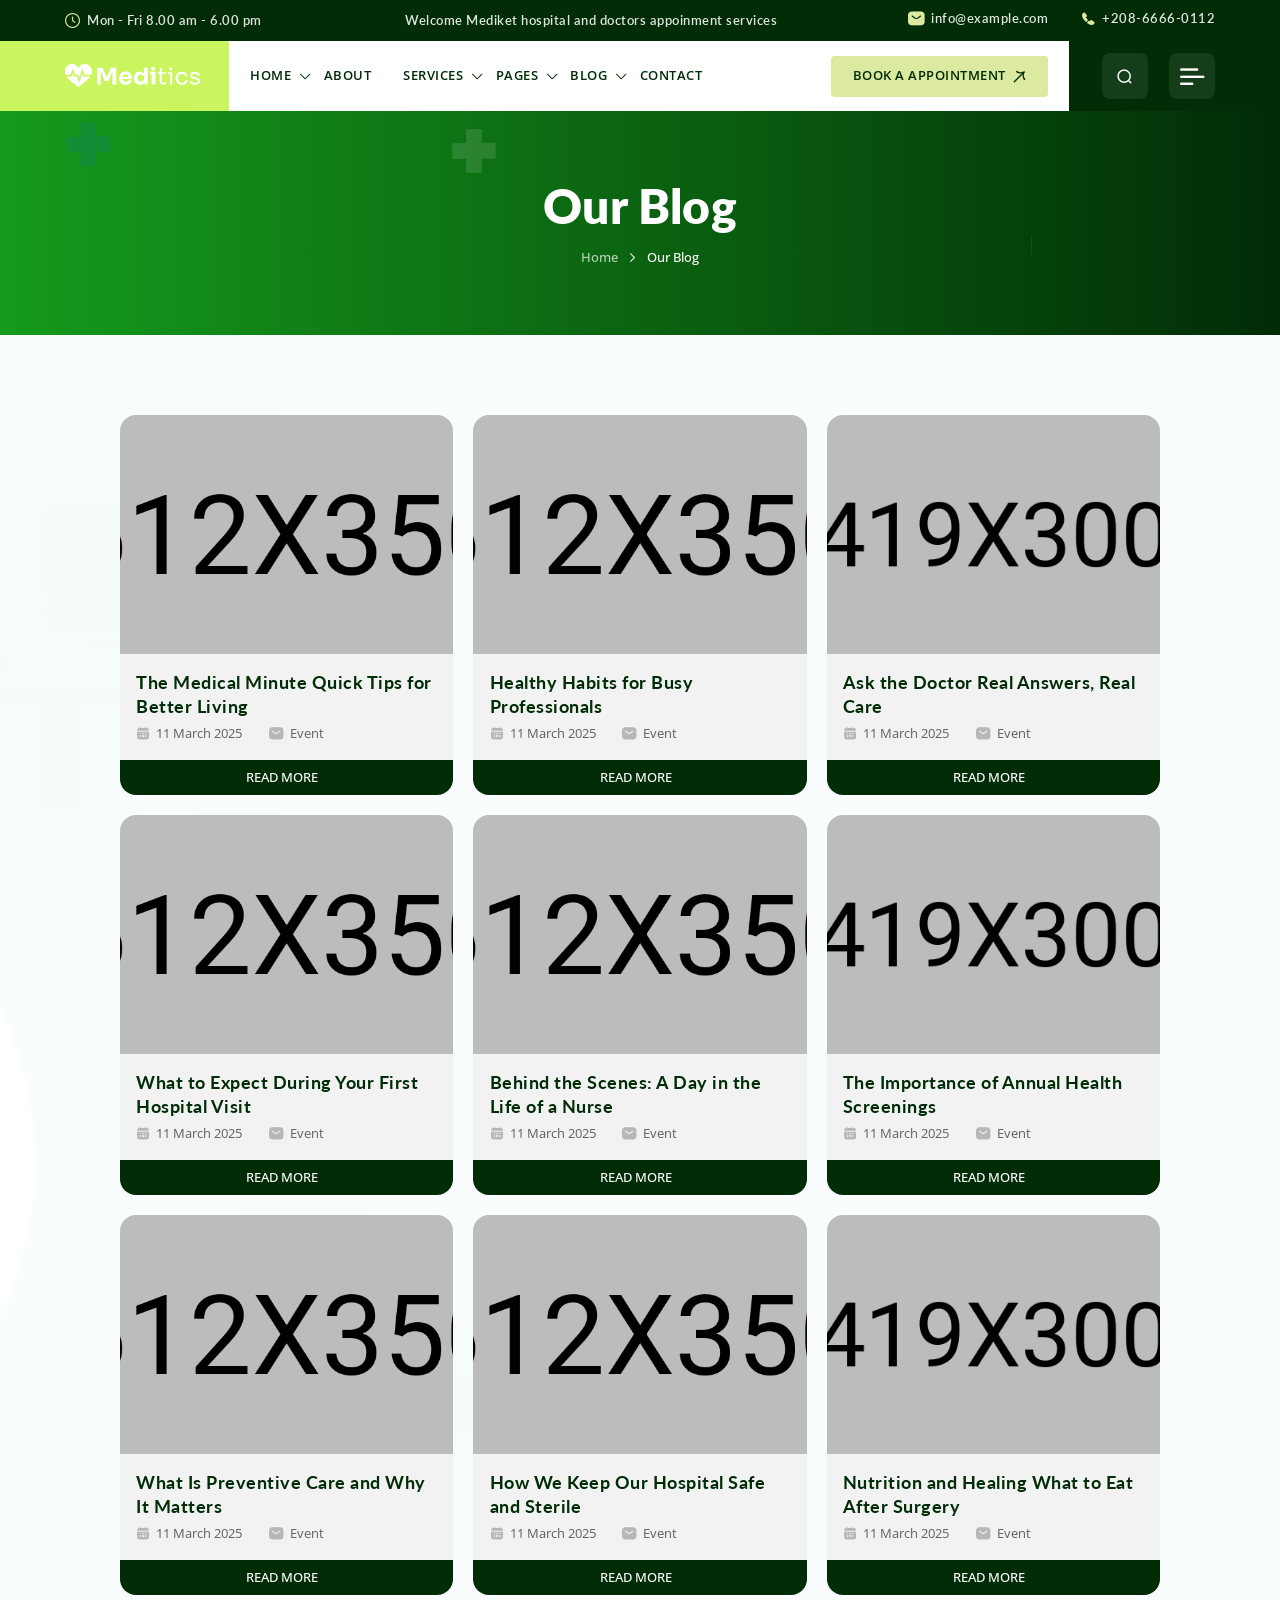
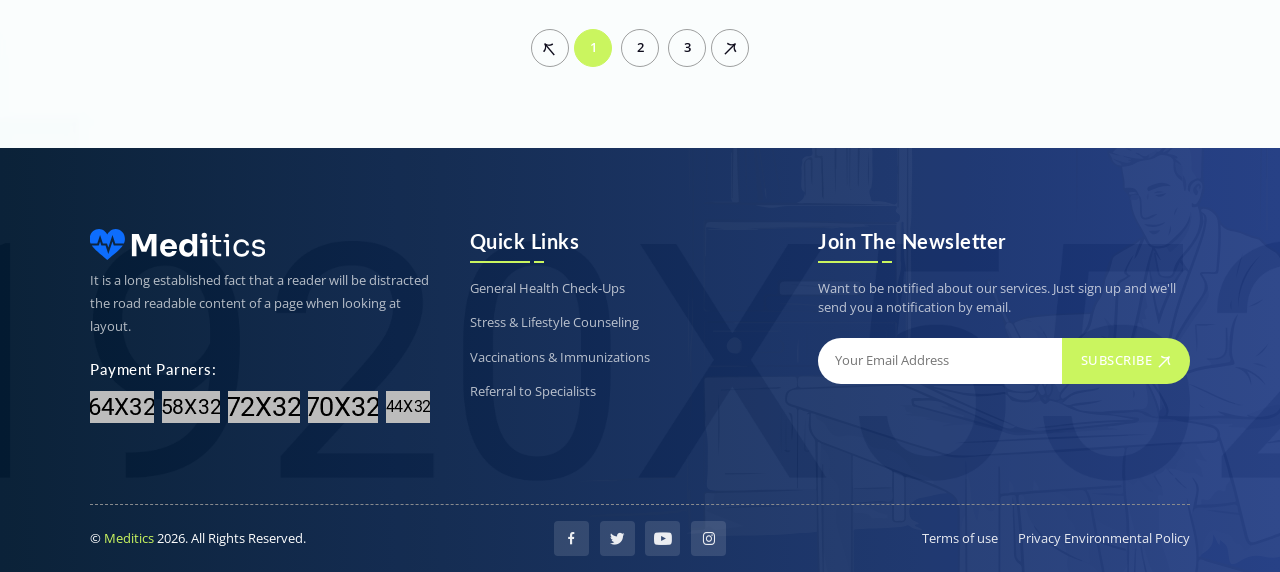
<file: blog.html>
<!DOCTYPE html>
<html lang="en">

<head>
    <meta charset="UTF-8">
    <meta name="viewport" content="width=device-width, initial-scale=1.0">
    <title>Meditics</title>

    <!-- libraries CSS -->
    <!-- <link rel="stylesheet" href="assets/icon/flaticon_digicom.css"> -->
    <link rel="stylesheet" href="assets/icon/flaticon_err.css">
    <link rel="stylesheet" href="assets/vendor/bootstrap/bootstrap.min.css">
    <link rel="stylesheet" href="assets/vendor/splide/splide.min.css">
    <link rel="stylesheet" href="assets/vendor/swiper/swiper-bundle.min.css">
    <link rel="stylesheet" href="assets/vendor/animate-wow/animate.min.css">
    <link rel="stylesheet" href="assets/vendor/slim-select/slimselect.css">

    <!-- custom CSS -->
    <link rel="stylesheet" href="assets/css/style.css">
</head>

<body>
    <div class="preloader" id="preloader">
        <div class="loader"></div>
    </div>

    <!-- SIDEBAR SECTION START -->
    <div class="ul-sidebar">
        <!-- header -->
        <div class="ul-sidebar-header">
            <div class="ul-sidebar-header-logo">
                <a href="index.html">
                    <img src="assets/img/logo.svg" alt="logo" class="logo">
                </a>
            </div>
            <!-- sidebar closer -->
            <button class="ul-sidebar-closer"><i class="flaticon-close"></i></button>
        </div>

        <div class="ul-sidebar-header-nav-wrapper d-block d-lg-none"></div>

        <!-- sidebar content -->
        <div>
            <div class="ul-sidebar-txt-block">
                <span class="title ul-sidebar-footer-title">About Us</span>
                <p class="descr">Lorem ipsum dolor sit amet consectetur adipisicing elit. Enim odio eveniet ex dicta beatae, repellat voluptatibus ratione alias modi maxime, quaerat sed iste nihil molestiae numquam unde fuga qui velit!</p>
            </div>

            <div class="ul-sidebar-txt-block">
                <span class="title ul-sidebar-footer-title">Location</span>
                <p class="descr"><i class="flaticon-pin"></i><span>123 Main Street, New York, NY 10012</span></p>
            </div>

            <div class="ul-sidebar-txt-block">
                <span class="title ul-sidebar-footer-title">Contact Us</span>
                <p class="descr"><i class="flaticon-call"></i><a href="tel:1234567890">123-456-7890</a></p>
            </div>
        </div>

        <!-- sidebar footer -->
        <div class="ul-sidebar-footer">
            <span class="ul-sidebar-footer-title">Follow us</span>

            <div class="ul-sidebar-footer-social">
                <a href="#"><i class="flaticon-facebook"></i></a>
                <a href="#"><i class="flaticon-twitter"></i></a>
                <a href="#"><i class="flaticon-instagram"></i></a>
                <a href="#"><i class="flaticon-youtube"></i></a>
            </div>
        </div>
    </div>
    <!-- SIDEBAR SECTION END -->


    <!-- SEARCH MODAL SECTION START -->
    <div class="ul-search-form-wrapper flex-grow-1 flex-shrink-0">
        <button class="ul-search-closer"><i class="flaticon-close"></i></button>

        <form action="#" class="ul-search-form">
            <div class="ul-search-form-right">
                <input type="search" name="search" id="ul-search" placeholder="Search Here">
                <button type="submit"><span class="icon"><i class="flaticon-search"></i></span></button>
            </div>
        </form>
    </div>
    <!-- SEARCH MODAL SECTION END -->


    <!-- HEADER SECTION START -->
    <header class="ul-header ul-2-header">
        <div class="ul-header-top ul-2-header-top">
            <div class="ul-2-header-container">
                <div class="row row-cols-xxl-3 align-items-center gy-2">
                    <div class="col-xxl col-sm col-12">
                        <div class="ul-header-top-infos">
                            <span class="ul-header-top-info">
                                <i class="flaticon-clock"></i>
                                <span class="txt">
                                    <span class="value">Mon - Fri 8.00 am - 6.00 pm</span>
                                </span>
                            </span>
                        </div>
                    </div>

                    <!-- header top right -->
                    <div class="col-xxl col-5 d-none d-lg-block">
                        <div class="ul-header-top-infos justify-content-center">
                            <span class="ul-header-top-info">Welcome Mediket hospital and doctors appoinment services</span>
                        </div>
                    </div>

                    <div class="col-xxl col-lg-4 col-sm col-12">
                        <div class="ul-header-top-infos justify-content-sm-end justify-content-center">
                            <span class="ul-header-top-info">
                                <span class="txt">
                                    <a href="mailto:info@example.com" class="value"><i class="flaticon-envelope"></i> info@example.com</a>
                                </span>
                            </span>
                            <span class="ul-header-top-info">
                                <span class="txt">
                                    <a href="tel:+208-6666-0112" class="value"><i class="flaticon-call"></i> +208-6666-0112</a>
                                </span>
                            </span>
                        </div>
                    </div>
                </div>
            </div>
        </div>

        <div class="ul-header-bottom ul-2-header-bottom ul-2-header-container to-be-sticky">
            <div class="ul-header-bottom-content">
                <!-- header bottom left -->
                <!-- <div class="col-2"> -->
                <div class="ul-2-header-bottom-logo-container">
                    <a href="index.html"><img src="assets/img/logo-white-2.svg" alt="logo"></a>
                </div>
                <!-- </div> -->

                <!-- header bottom center -->
                <!-- <div class="col-8"> -->
                <div class="ul-2-header-bottom-center">
                    <div class="ul-header-nav-wrapper">
                        <div class="to-go-to-sidebar-in-mobile">
                            <nav class="ul-header-nav">
                                <div class="has-sub-menu active">
                                    <a role="button">Home</a>

                                    <div class="ul-header-submenu">
                                        <ul>
                                            <li><a href="index.html">Home 1</a></li>
                                            <li><a href="index-2.html">Home 2</a></li>
                                        </ul>
                                    </div>
                                </div>
                                <a href="about.html">About</a>
                                <div class="has-sub-menu">
                                    <a role="button">Services</a>

                                    <div class="ul-header-submenu">
                                        <ul>
                                            <li><a href="services.html">Services</a></li>
                                            <li><a href="services-2.html">Services Layout 2</a></li>
                                            <li><a href="service-details.html">Service Details</a></li>
                                        </ul>
                                    </div>
                                </div>
                                <div class="has-sub-menu">
                                    <a role="button">Pages</a>

                                    <div class="ul-header-submenu">
                                        <ul>
                                            <li><a href="case-studies.html">Case Studies</a></li>
                                            <li><a href="case-study-details.html">Case Study Details</a></li>
                                            <li><a href="team.html">Team</a></li>
                                            <li><a href="team-details.html">Team Member Details</a></li>
                                            <li><a href="testimonials.html">Testimonials</a></li>
                                            <li><a href="appointment.html">Appoinment</a></li>
                                            <li><a href="404.html">404</a></li>
                                        </ul>
                                    </div>
                                </div>
                                <div class="has-sub-menu">
                                    <a role="button">Blog</a>

                                    <div class="ul-header-submenu">
                                        <ul>
                                            <li><a href="blog.html">Blogs</a></li>
                                            <li><a href="blog-2.html">Blogs Layout 2</a></li>
                                            <li><a href="blog-details.html">Blog Details</a></li>
                                        </ul>
                                    </div>
                                </div>
                                <a href="contact.html">Contact</a>
                            </nav>
                        </div>
                    </div>
                    <a href="appointment.html" class="ul-btn d-sm-inline-flex d-none">BOOK A APPOINTMENT <i class="flaticon-arrow-up-right"></i></a>
                </div>
                <!-- </div> -->

                <!-- header bottom right -->
                <!-- <div class="col-2"> -->
                <div class="ul-2-header-bottom-right">
                    <button class="ul-header-search-opener"><i class="flaticon-search"></i></button>
                    <button class="ul-header-sidebar-opener d-inline-flex"><i class="flaticon-menu"></i></button>
                </div>
                <!-- </div> -->
            </div>
        </div>
    </header>
    <!-- HEADER SECTION END -->


    <main>
        <!-- BREADCRUMBS SECTION START -->
        <section class="ul-breadcrumb">
            <div class="ul-2-container">
                <h1 class="ul-breadcrumb-title">Our Blog</h1>

                <ul class="ul-breadcrumb-nav">
                    <li><a href="index.html">Home</a></li>
                    <li class="separator"><i class="flaticon-right-arrow"></i></li>
                    <li>Our Blog</li>
                </ul>
            </div>
        </section>
        <!-- BREADCRUMBS SECTION END -->


        <!-- BLOG SECTION START -->
        <section class="ul-blogs ul-section-spacing">
            <div class="ul-container">
                <!-- blogs -->
                <div class="row ul-bs-row row-cols-md-3 row-cols-2 row-cols-xxs-1 ul-blogs-row">
                    <!-- single blog -->
                    <div class="col">
                        <div class="ul-blog">
                            <div class="ul-blog-img">
                                <img src="assets/img/blog-2.jpg" alt="Blog Image">
                            </div>
                            <div class="ul-blog-txt">
                                <a href="blog-details.html" class="ul-blog-title">The Medical Minute Quick Tips for Better Living</a>
                                <div class="ul-blog-infos">
                                    <!-- single info -->
                                    <div class="ul-blog-info">
                                        <span class="icon"><i class="flaticon-calendar"></i></span>
                                        <span class="text">11 March 2025</span>
                                    </div>
                                    <!-- single info -->
                                    <div class="ul-blog-info">
                                        <span class="icon"><i class="flaticon-envelope"></i></span>
                                        <span class="text">Event</span>
                                    </div>
                                </div>
                            </div>
                            <a href="blog-details.html" class="ul-blog-btn">Read More <i class="flaticon-up-right-arrow"></i></a>
                        </div>
                    </div>

                    <!-- single blog -->
                    <div class="col">
                        <div class="ul-blog">
                            <div class="ul-blog-img">
                                <img src="assets/img/blog-1.jpg" alt="Blog Image">
                            </div>
                            <div class="ul-blog-txt">
                                <a href="blog-details.html" class="ul-blog-title">Healthy Habits for Busy Professionals</a>
                                <div class="ul-blog-infos">
                                    <!-- single info -->
                                    <div class="ul-blog-info">
                                        <span class="icon"><i class="flaticon-calendar"></i></span>
                                        <span class="text">11 March 2025</span>
                                    </div>
                                    <!-- single info -->
                                    <div class="ul-blog-info">
                                        <span class="icon"><i class="flaticon-envelope"></i></span>
                                        <span class="text">Event</span>
                                    </div>
                                </div>
                            </div>
                            <a href="blog-details.html" class="ul-blog-btn">Read More <i class="flaticon-up-right-arrow"></i></a>
                        </div>
                    </div>

                    <!-- single blog -->
                    <div class="col">
                        <div class="ul-blog">
                            <div class="ul-blog-img">
                                <img src="assets/img/blog-3.jpg" alt="Blog Image">
                            </div>
                            <div class="ul-blog-txt">
                                <a href="blog-details.html" class="ul-blog-title">Ask the Doctor Real Answers, Real Care</a>
                                <div class="ul-blog-infos">
                                    <!-- single info -->
                                    <div class="ul-blog-info">
                                        <span class="icon"><i class="flaticon-calendar"></i></span>
                                        <span class="text">11 March 2025</span>
                                    </div>
                                    <!-- single info -->
                                    <div class="ul-blog-info">
                                        <span class="icon"><i class="flaticon-envelope"></i></span>
                                        <span class="text">Event</span>
                                    </div>
                                </div>
                            </div>
                            <a href="blog-details.html" class="ul-blog-btn">Read More <i class="flaticon-up-right-arrow"></i></a>
                        </div>
                    </div>

                    <!-- single blog -->
                    <div class="col">
                        <div class="ul-blog">
                            <div class="ul-blog-img">
                                <img src="assets/img/blog-2.jpg" alt="Blog Image">
                            </div>
                            <div class="ul-blog-txt">
                                <a href="blog-details.html" class="ul-blog-title">What to Expect During Your First Hospital Visit</a>
                                <div class="ul-blog-infos">
                                    <!-- single info -->
                                    <div class="ul-blog-info">
                                        <span class="icon"><i class="flaticon-calendar"></i></span>
                                        <span class="text">11 March 2025</span>
                                    </div>
                                    <!-- single info -->
                                    <div class="ul-blog-info">
                                        <span class="icon"><i class="flaticon-envelope"></i></span>
                                        <span class="text">Event</span>
                                    </div>
                                </div>
                            </div>
                            <a href="blog-details.html" class="ul-blog-btn">Read More <i class="flaticon-up-right-arrow"></i></a>
                        </div>
                    </div>

                    <!-- single blog -->
                    <div class="col">
                        <div class="ul-blog">
                            <div class="ul-blog-img">
                                <img src="assets/img/blog-1.jpg" alt="Blog Image">
                            </div>
                            <div class="ul-blog-txt">
                                <a href="blog-details.html" class="ul-blog-title">Behind the Scenes: A Day in the Life of a Nurse </a>
                                <div class="ul-blog-infos">
                                    <!-- single info -->
                                    <div class="ul-blog-info">
                                        <span class="icon"><i class="flaticon-calendar"></i></span>
                                        <span class="text">11 March 2025</span>
                                    </div>
                                    <!-- single info -->
                                    <div class="ul-blog-info">
                                        <span class="icon"><i class="flaticon-envelope"></i></span>
                                        <span class="text">Event</span>
                                    </div>
                                </div>
                            </div>
                            <a href="blog-details.html" class="ul-blog-btn">Read More <i class="flaticon-up-right-arrow"></i></a>
                        </div>
                    </div>

                    <!-- single blog -->
                    <div class="col">
                        <div class="ul-blog">
                            <div class="ul-blog-img">
                                <img src="assets/img/blog-3.jpg" alt="Blog Image">
                            </div>
                            <div class="ul-blog-txt">
                                <a href="blog-details.html" class="ul-blog-title">The Importance of Annual Health Screenings</a>
                                <div class="ul-blog-infos">
                                    <!-- single info -->
                                    <div class="ul-blog-info">
                                        <span class="icon"><i class="flaticon-calendar"></i></span>
                                        <span class="text">11 March 2025</span>
                                    </div>
                                    <!-- single info -->
                                    <div class="ul-blog-info">
                                        <span class="icon"><i class="flaticon-envelope"></i></span>
                                        <span class="text">Event</span>
                                    </div>
                                </div>
                            </div>
                            <a href="blog-details.html" class="ul-blog-btn">Read More <i class="flaticon-up-right-arrow"></i></a>
                        </div>
                    </div>

                    <!-- single blog -->
                    <div class="col">
                        <div class="ul-blog">
                            <div class="ul-blog-img">
                                <img src="assets/img/blog-2.jpg" alt="Blog Image">
                            </div>
                            <div class="ul-blog-txt">
                                <a href="blog-details.html" class="ul-blog-title">What Is Preventive Care and Why It Matters</a>
                                <div class="ul-blog-infos">
                                    <!-- single info -->
                                    <div class="ul-blog-info">
                                        <span class="icon"><i class="flaticon-calendar"></i></span>
                                        <span class="text">11 March 2025</span>
                                    </div>
                                    <!-- single info -->
                                    <div class="ul-blog-info">
                                        <span class="icon"><i class="flaticon-envelope"></i></span>
                                        <span class="text">Event</span>
                                    </div>
                                </div>
                            </div>
                            <a href="blog-details.html" class="ul-blog-btn">Read More <i class="flaticon-up-right-arrow"></i></a>
                        </div>
                    </div>

                    <!-- single blog -->
                    <div class="col">
                        <div class="ul-blog">
                            <div class="ul-blog-img">
                                <img src="assets/img/blog-1.jpg" alt="Blog Image">
                            </div>
                            <div class="ul-blog-txt">
                                <a href="blog-details.html" class="ul-blog-title">How We Keep Our Hospital Safe and Sterile</a>
                                <div class="ul-blog-infos">
                                    <!-- single info -->
                                    <div class="ul-blog-info">
                                        <span class="icon"><i class="flaticon-calendar"></i></span>
                                        <span class="text">11 March 2025</span>
                                    </div>
                                    <!-- single info -->
                                    <div class="ul-blog-info">
                                        <span class="icon"><i class="flaticon-envelope"></i></span>
                                        <span class="text">Event</span>
                                    </div>
                                </div>
                            </div>
                            <a href="blog-details.html" class="ul-blog-btn">Read More <i class="flaticon-up-right-arrow"></i></a>
                        </div>
                    </div>

                    <!-- single blog -->
                    <div class="col">
                        <div class="ul-blog">
                            <div class="ul-blog-img">
                                <img src="assets/img/blog-3.jpg" alt="Blog Image">
                            </div>
                            <div class="ul-blog-txt">
                                <a href="blog-details.html" class="ul-blog-title">Nutrition and Healing What to Eat After Surgery</a>
                                <div class="ul-blog-infos">
                                    <!-- single info -->
                                    <div class="ul-blog-info">
                                        <span class="icon"><i class="flaticon-calendar"></i></span>
                                        <span class="text">11 March 2025</span>
                                    </div>
                                    <!-- single info -->
                                    <div class="ul-blog-info">
                                        <span class="icon"><i class="flaticon-envelope"></i></span>
                                        <span class="text">Event</span>
                                    </div>
                                </div>
                            </div>
                            <a href="blog-details.html" class="ul-blog-btn">Read More <i class="flaticon-up-right-arrow"></i></a>
                        </div>
                    </div>
                </div>

                <!-- pagination -->
                <div class="ul-pagination">
                    <ul>
                        <li><a href="#" class="prev"><i class="flaticon-arrow-up-right"></i></a></li>
                        <li class="pages">
                            <a href="#" class="active">1</a>
                            <a href="#">2</a>
                            <a href="#">3</a>
                        </li>
                        <li><a href="#" class="next"><i class="flaticon-arrow-up-right"></i></a></li>
                    </ul>
                </div>
            </div>
        </section>
        <!-- BLOG SECTION END -->
    </main>

    <!-- FOOTER SECTION START -->
    <footer class="ul-footer ul-2-footer">
        <div class="ul-2-container">
            <!-- footer top -->
            <div class="ul-footer-top ul-section-spacing">
                <div class="ul-footer-top-wrapper wow animate__fadeInUp">
                    <div class="ul-footer-about ul-2-footer-about">
                        <a href="index.html" class="logo-wrapper"><img src="assets/img/logo-white.svg" alt="logo"></a>
                        <p class="ul-footer-about-txt">It is a long established fact that a reader will be distracted the road readable content of a page when looking at layout. </p>

                        <div class="ul-2-footer-payment-methods-wrapper">
                            <span class="title">Payment Parners:</span>
                            <div class="ul-footer-bottom-payment-methods justify-content-start">
                                <img src="assets/img/payment-method-1.png" alt="Payment Method Logo">
                                <img src="assets/img/payment-method-2.png" alt="Payment Method Logo">
                                <img src="assets/img/payment-method-3.png" alt="Payment Method Logo">
                                <img src="assets/img/payment-method-4.png" alt="Payment Method Logo">
                                <img src="assets/img/payment-method-5.png" alt="Payment Method Logo">
                            </div>
                        </div>
                    </div>

                    <div class="ul-footer-widget">
                        <h3 class="ul-footer-widget-title">Quick Links</h3>

                        <div class="ul-footer-widget-links">
                            <a href="service-details.html">General Health Check-Ups</a>
                            <a href="service-details.html">Stress & Lifestyle Counseling</a>
                            <a href="service-details.html">Vaccinations & Immunizations</a>
                            <a href="service-details.html">Referral to Specialists</a>
                        </div>
                    </div>

                    <div class="ul-footer-widget ul-2-footer-newsletter-widget">
                        <h3 class="ul-footer-widget-title">Join The Newsletter</h3>
                        <p class="ul-2-footer-newsletter-widget-descr">Want to be notified about our services. Just sign up and we'll send you a notification by email.</p>

                        <form action="#" class="ul-footer-nwsltr-form">
                            <div class="top">
                                <input type="email" name="email" id="nwsltr-email" placeholder="Your Email Address" class="ul-nwsltr-input">
                                <button type="submit">SUBSCRIBE <i class="flaticon-arrow-up-right"></i></button>
                            </div>
                        </form>
                    </div>
                </div>
            </div>

            <!-- footer bottom -->
            <div class="ul-footer-bottom">
                <div class="row row-cols-lg-3 row-cols-md-2 row-cols-1 align-items-center gy-4">
                    <div class="col order-1">
                        <p class="copyright-txt">&copy; <span class="colored">Meditics</span>
                            <script>document.write(new Date().getFullYear())</script>. All Rights Reserved.
                        </p>
                    </div>

                    <div class="col-lg col-md-12  order-3 order-lg-2">
                        <div class="ul-footer-socials justify-content-center mt-0">
                            <a href="#"><i class="flaticon-facebook"></i></a>
                            <a href="#"><i class="flaticon-twitter"></i></a>
                            <a href="#"><i class="flaticon-youtube"></i></a>
                            <a href="#"><i class="flaticon-instagram"></i></a>
                        </div>
                    </div>

                    <!-- links -->
                    <div class="col order-2 order-lg-3">
                        <div class="ul-footer-bottom-links">
                            <a href="#">Terms of use</a>
                            <a href="#">Privacy Environmental Policy</a>
                        </div>
                    </div>
                </div>
            </div>
        </div>

        <div class="ul-2-footer-vectors">
            <img src="assets/img/footer-2-vector.svg" alt="vector" class="vector-1">
        </div>
    </footer>
    <!-- FOOTER SECTION END -->

    <!-- libraries JS -->
    <script src="assets/vendor/bootstrap/bootstrap.bundle.min.js"></script>
    <script src="assets/vendor/splide/splide.min.js"></script>
    <script src="assets/vendor/splide/splide-extension-auto-scroll.min.js"></script>
    <script src="assets/vendor/swiper/swiper-bundle.min.js"></script>
    <script src="assets/vendor/animate-wow/wow.min.js"></script>
    <script src="assets/vendor/fslightbox/fslightbox.js"></script>
    <script src="assets/vendor/slim-select/slimselect.min.js"></script>


    <!-- custom JS -->
    <script src="assets/js/main.js"></script>
    <script src="assets/js/tab.js"></script>
    <script src="assets/js/accordion.js"></script>
    <script src="assets/js/progressbar.js"></script>

</body>
</file>
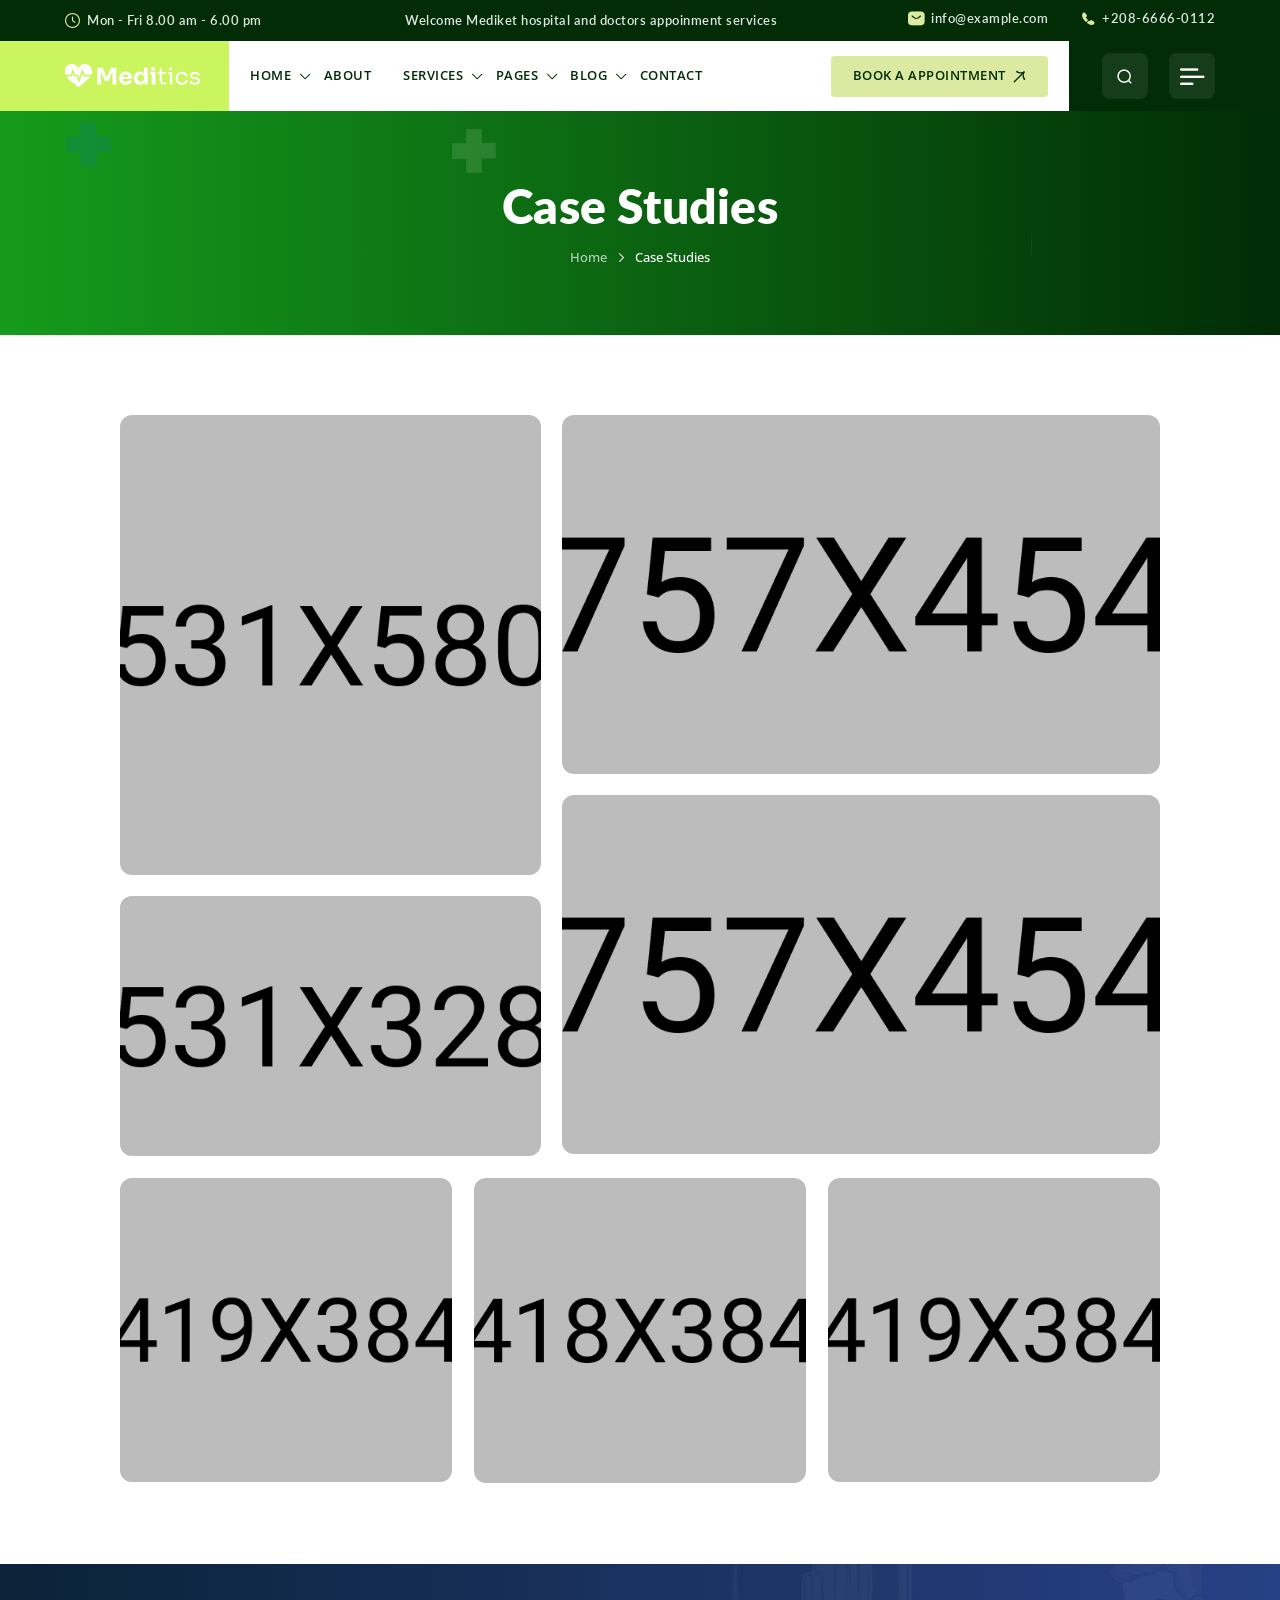
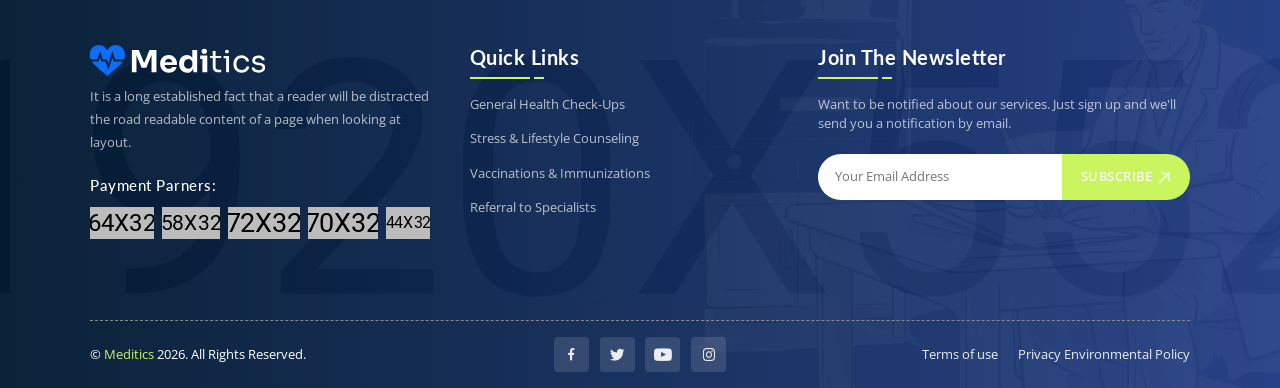
<file: case-studies.html>
<!DOCTYPE html>
<html lang="en">

<head>
    <meta charset="UTF-8">
    <meta name="viewport" content="width=device-width, initial-scale=1.0">
    <title>Meditics</title>

    <!-- libraries CSS -->
    <!-- <link rel="stylesheet" href="assets/icon/flaticon_digicom.css"> -->
    <link rel="stylesheet" href="assets/icon/flaticon_err.css">
    <link rel="stylesheet" href="assets/vendor/bootstrap/bootstrap.min.css">
    <link rel="stylesheet" href="assets/vendor/splide/splide.min.css">
    <link rel="stylesheet" href="assets/vendor/swiper/swiper-bundle.min.css">
    <link rel="stylesheet" href="assets/vendor/animate-wow/animate.min.css">
    <link rel="stylesheet" href="assets/vendor/slim-select/slimselect.css">

    <!-- custom CSS -->
    <link rel="stylesheet" href="assets/css/style.css">
</head>

<body>
    <div class="preloader" id="preloader">
        <div class="loader"></div>
    </div>

    <!-- SIDEBAR SECTION START -->
    <div class="ul-sidebar">
        <!-- header -->
        <div class="ul-sidebar-header">
            <div class="ul-sidebar-header-logo">
                <a href="index.html">
                    <img src="assets/img/logo.svg" alt="logo" class="logo">
                </a>
            </div>
            <!-- sidebar closer -->
            <button class="ul-sidebar-closer"><i class="flaticon-close"></i></button>
        </div>

        <div class="ul-sidebar-header-nav-wrapper d-block d-lg-none"></div>

        <!-- sidebar content -->
        <div>
            <div class="ul-sidebar-txt-block">
                <span class="title ul-sidebar-footer-title">About Us</span>
                <p class="descr">Lorem ipsum dolor sit amet consectetur adipisicing elit. Enim odio eveniet ex dicta beatae, repellat voluptatibus ratione alias modi maxime, quaerat sed iste nihil molestiae numquam unde fuga qui velit!</p>
            </div>

            <div class="ul-sidebar-txt-block">
                <span class="title ul-sidebar-footer-title">Location</span>
                <p class="descr"><i class="flaticon-pin"></i><span>123 Main Street, New York, NY 10012</span></p>
            </div>

            <div class="ul-sidebar-txt-block">
                <span class="title ul-sidebar-footer-title">Contact Us</span>
                <p class="descr"><i class="flaticon-call"></i><a href="tel:1234567890">123-456-7890</a></p>
            </div>
        </div>

        <!-- sidebar footer -->
        <div class="ul-sidebar-footer">
            <span class="ul-sidebar-footer-title">Follow us</span>

            <div class="ul-sidebar-footer-social">
                <a href="#"><i class="flaticon-facebook"></i></a>
                <a href="#"><i class="flaticon-twitter"></i></a>
                <a href="#"><i class="flaticon-instagram"></i></a>
                <a href="#"><i class="flaticon-youtube"></i></a>
            </div>
        </div>
    </div>
    <!-- SIDEBAR SECTION END -->


    <!-- SEARCH MODAL SECTION START -->
    <div class="ul-search-form-wrapper flex-grow-1 flex-shrink-0">
        <button class="ul-search-closer"><i class="flaticon-close"></i></button>

        <form action="#" class="ul-search-form">
            <div class="ul-search-form-right">
                <input type="search" name="search" id="ul-search" placeholder="Search Here">
                <button type="submit"><span class="icon"><i class="flaticon-search"></i></span></button>
            </div>
        </form>
    </div>
    <!-- SEARCH MODAL SECTION END -->


    <!-- HEADER SECTION START -->
    <header class="ul-header ul-2-header">
        <div class="ul-header-top ul-2-header-top">
            <div class="ul-2-header-container">
                <div class="row row-cols-xxl-3 align-items-center gy-2">
                    <div class="col-xxl col-sm col-12">
                        <div class="ul-header-top-infos">
                            <span class="ul-header-top-info">
                                <i class="flaticon-clock"></i>
                                <span class="txt">
                                    <span class="value">Mon - Fri 8.00 am - 6.00 pm</span>
                                </span>
                            </span>
                        </div>
                    </div>

                    <!-- header top right -->
                    <div class="col-xxl col-5 d-none d-lg-block">
                        <div class="ul-header-top-infos justify-content-center">
                            <span class="ul-header-top-info">Welcome Mediket hospital and doctors appoinment services</span>
                        </div>
                    </div>

                    <div class="col-xxl col-lg-4 col-sm col-12">
                        <div class="ul-header-top-infos justify-content-sm-end justify-content-center">
                            <span class="ul-header-top-info">
                                <span class="txt">
                                    <a href="mailto:info@example.com" class="value"><i class="flaticon-envelope"></i> info@example.com</a>
                                </span>
                            </span>
                            <span class="ul-header-top-info">
                                <span class="txt">
                                    <a href="tel:+208-6666-0112" class="value"><i class="flaticon-call"></i> +208-6666-0112</a>
                                </span>
                            </span>
                        </div>
                    </div>
                </div>
            </div>
        </div>

        <div class="ul-header-bottom ul-2-header-bottom ul-2-header-container to-be-sticky">
            <div class="ul-header-bottom-content">
                <!-- header bottom left -->
                <!-- <div class="col-2"> -->
                <div class="ul-2-header-bottom-logo-container">
                    <a href="index.html"><img src="assets/img/logo-white-2.svg" alt="logo"></a>
                </div>
                <!-- </div> -->

                <!-- header bottom center -->
                <!-- <div class="col-8"> -->
                <div class="ul-2-header-bottom-center">
                    <div class="ul-header-nav-wrapper">
                        <div class="to-go-to-sidebar-in-mobile">
                            <nav class="ul-header-nav">
                                <div class="has-sub-menu active">
                                    <a role="button">Home</a>

                                    <div class="ul-header-submenu">
                                        <ul>
                                            <li><a href="index.html">Home 1</a></li>
                                            <li><a href="index-2.html">Home 2</a></li>
                                        </ul>
                                    </div>
                                </div>
                                <a href="about.html">About</a>
                                <div class="has-sub-menu">
                                    <a role="button">Services</a>

                                    <div class="ul-header-submenu">
                                        <ul>
                                            <li><a href="services.html">Services</a></li>
                                            <li><a href="services-2.html">Services Layout 2</a></li>
                                            <li><a href="service-details.html">Service Details</a></li>
                                        </ul>
                                    </div>
                                </div>
                                <div class="has-sub-menu">
                                    <a role="button">Pages</a>

                                    <div class="ul-header-submenu">
                                        <ul>
                                            <li><a href="case-studies.html">Case Studies</a></li>
                                            <li><a href="case-study-details.html">Case Study Details</a></li>
                                            <li><a href="team.html">Team</a></li>
                                            <li><a href="team-details.html">Team Member Details</a></li>
                                            <li><a href="testimonials.html">Testimonials</a></li>
                                            <li><a href="appointment.html">Appoinment</a></li>
                                            <li><a href="404.html">404</a></li>
                                        </ul>
                                    </div>
                                </div>
                                <div class="has-sub-menu">
                                    <a role="button">Blog</a>

                                    <div class="ul-header-submenu">
                                        <ul>
                                            <li><a href="blog.html">Blogs</a></li>
                                            <li><a href="blog-2.html">Blogs Layout 2</a></li>
                                            <li><a href="blog-details.html">Blog Details</a></li>
                                        </ul>
                                    </div>
                                </div>
                                <a href="contact.html">Contact</a>
                            </nav>
                        </div>
                    </div>
                    <a href="appointment.html" class="ul-btn d-sm-inline-flex d-none">BOOK A APPOINTMENT <i class="flaticon-arrow-up-right"></i></a>
                </div>
                <!-- </div> -->

                <!-- header bottom right -->
                <!-- <div class="col-2"> -->
                <div class="ul-2-header-bottom-right">
                    <button class="ul-header-search-opener"><i class="flaticon-search"></i></button>
                    <button class="ul-header-sidebar-opener d-inline-flex"><i class="flaticon-menu"></i></button>
                </div>
                <!-- </div> -->
            </div>
        </div>
    </header>
    <!-- HEADER SECTION END -->


    <main>
        <!-- BREADCRUMBS SECTION START -->
        <section class="ul-breadcrumb">
            <div class="ul-2-container">
                <h1 class="ul-breadcrumb-title">Case Studies</h1>

                <ul class="ul-breadcrumb-nav">
                    <li><a href="index.html">Home</a></li>
                    <li class="separator"><i class="flaticon-right-arrow"></i></li>
                    <li>Case Studies</li>
                </ul>
            </div>
        </section>
        <!-- BREADCRUMBS SECTION END -->


        <!-- CASE STUDIES SECTION START -->
        <section class="ul-case-studies ul-section-spacing">
            <div class="ul-container">
                <div class="row">
                    <div class="col-md-5 col-sm-6">
                        <!-- single case-study -->
                        <div class="ul-case-study">
                            <div class="ul-case-study-img">
                                <img src="assets/img/case-study-1.jpg" alt="Case Study Image">
                            </div>
                            <div class="ul-case-study-txt">
                                <span class="ul-case-study-order">01</span>
                                <div class="ul-case-study-infos">
                                    <h3 class="ul-case-study-title"><a href="case-study-details.html">Gynecology Project</a></h3>
                                    <span class="ul-case-study-sub-title">Medical / Doctor</span>
                                </div>
                            </div>
                        </div>
                        <!-- single case-study -->
                        <div class="ul-case-study">
                            <div class="ul-case-study-img">
                                <img src="assets/img/case-study-2.jpg" alt="Case Study Image">
                            </div>
                            <div class="ul-case-study-txt">
                                <span class="ul-case-study-order">02</span>
                                <div class="ul-case-study-infos">
                                    <h3 class="ul-case-study-title"><a href="case-study-details.html">Gynecology Project</a></h3>
                                    <span class="ul-case-study-sub-title">Medical / Doctor</span>
                                </div>
                            </div>
                        </div>
                    </div>

                    <div class="col-md-7 col-sm-6">
                        <!-- single case-study -->
                        <div class="ul-case-study">
                            <div class="ul-case-study-img">
                                <img src="assets/img/case-study-3.jpg" alt="Case Study Image">
                            </div>
                            <div class="ul-case-study-txt">
                                <span class="ul-case-study-order">03</span>
                                <div class="ul-case-study-infos">
                                    <h3 class="ul-case-study-title"><a href="case-study-details.html">Gynecology Project</a></h3>
                                    <span class="ul-case-study-sub-title">Medical / Doctor</span>
                                </div>
                            </div>
                        </div>

                        <!-- single case-study -->
                        <div class="ul-case-study">
                            <div class="ul-case-study-img">
                                <img src="assets/img/case-study-4.jpg" alt="Case Study Image">
                            </div>
                            <div class="ul-case-study-txt">
                                <span class="ul-case-study-order">04</span>
                                <div class="ul-case-study-infos">
                                    <h3 class="ul-case-study-title"><a href="case-study-details.html">Gynecology Project</a></h3>
                                    <span class="ul-case-study-sub-title">Medical / Doctor</span>
                                </div>
                            </div>
                        </div>
                    </div>

                    <div class="col-lg-4 col-sm-6">
                        <!-- single case-study -->
                        <div class="ul-case-study">
                            <div class="ul-case-study-img">
                                <img src="assets/img/case-study-5.jpg" alt="Case Study Image">
                            </div>
                            <div class="ul-case-study-txt">
                                <span class="ul-case-study-order">05</span>
                                <div class="ul-case-study-infos">
                                    <h3 class="ul-case-study-title"><a href="case-study-details.html">Gynecology Project</a></h3>
                                    <span class="ul-case-study-sub-title">Medical / Doctor</span>
                                </div>
                            </div>
                        </div>
                    </div>

                    <div class="col-lg-4 col-sm-6">
                        <!-- single case-study -->
                        <div class="ul-case-study">
                            <div class="ul-case-study-img">
                                <img src="assets/img/case-study-6.jpg" alt="Case Study Image">
                            </div>
                            <div class="ul-case-study-txt">
                                <span class="ul-case-study-order">06</span>
                                <div class="ul-case-study-infos">
                                    <h3 class="ul-case-study-title"><a href="case-study-details.html">Gynecology Project</a></h3>
                                    <span class="ul-case-study-sub-title">Medical / Doctor</span>
                                </div>
                            </div>
                        </div>
                    </div>

                    <div class="col-lg-4 col-sm-6">
                        <!-- single case-study -->
                        <div class="ul-case-study">
                            <div class="ul-case-study-img">
                                <img src="assets/img/case-study-7.jpg" alt="Case Study Image">
                            </div>
                            <div class="ul-case-study-txt">
                                <span class="ul-case-study-order">07</span>
                                <div class="ul-case-study-infos">
                                    <h3 class="ul-case-study-title"><a href="case-study-details.html">Gynecology Project</a></h3>
                                    <span class="ul-case-study-sub-title">Medical / Doctor</span>
                                </div>
                            </div>
                        </div>
                    </div>
                </div>
            </div>
        </section>
        <!-- CASE STUDIES SECTION END -->
    </main>


    <!-- FOOTER SECTION START -->
    <footer class="ul-footer ul-2-footer">
        <div class="ul-2-container">
            <!-- footer top -->
            <div class="ul-footer-top ul-section-spacing">
                <div class="ul-footer-top-wrapper wow animate__fadeInUp">
                    <div class="ul-footer-about ul-2-footer-about">
                        <a href="index.html" class="logo-wrapper"><img src="assets/img/logo-white.svg" alt="logo"></a>
                        <p class="ul-footer-about-txt">It is a long established fact that a reader will be distracted the road readable content of a page when looking at layout. </p>

                        <div class="ul-2-footer-payment-methods-wrapper">
                            <span class="title">Payment Parners:</span>
                            <div class="ul-footer-bottom-payment-methods justify-content-start">
                                <img src="assets/img/payment-method-1.png" alt="Payment Method Logo">
                                <img src="assets/img/payment-method-2.png" alt="Payment Method Logo">
                                <img src="assets/img/payment-method-3.png" alt="Payment Method Logo">
                                <img src="assets/img/payment-method-4.png" alt="Payment Method Logo">
                                <img src="assets/img/payment-method-5.png" alt="Payment Method Logo">
                            </div>
                        </div>
                    </div>

                    <div class="ul-footer-widget">
                        <h3 class="ul-footer-widget-title">Quick Links</h3>

                        <div class="ul-footer-widget-links">
                            <a href="service-details.html">General Health Check-Ups</a>
                            <a href="service-details.html">Stress & Lifestyle Counseling</a>
                            <a href="service-details.html">Vaccinations & Immunizations</a>
                            <a href="service-details.html">Referral to Specialists</a>
                        </div>
                    </div>

                    <div class="ul-footer-widget ul-2-footer-newsletter-widget">
                        <h3 class="ul-footer-widget-title">Join The Newsletter</h3>
                        <p class="ul-2-footer-newsletter-widget-descr">Want to be notified about our services. Just sign up and we'll send you a notification by email.</p>

                        <form action="#" class="ul-footer-nwsltr-form">
                            <div class="top">
                                <input type="email" name="email" id="nwsltr-email" placeholder="Your Email Address" class="ul-nwsltr-input">
                                <button type="submit">SUBSCRIBE <i class="flaticon-arrow-up-right"></i></button>
                            </div>
                        </form>
                    </div>
                </div>
            </div>

            <!-- footer bottom -->
            <div class="ul-footer-bottom">
                <div class="row row-cols-lg-3 row-cols-md-2 row-cols-1 align-items-center gy-4">
                    <div class="col order-1">
                        <p class="copyright-txt">&copy; <span class="colored">Meditics</span>
                            <script>document.write(new Date().getFullYear())</script>. All Rights Reserved.
                        </p>
                    </div>

                    <div class="col-lg col-md-12  order-3 order-lg-2">
                        <div class="ul-footer-socials justify-content-center mt-0">
                            <a href="#"><i class="flaticon-facebook"></i></a>
                            <a href="#"><i class="flaticon-twitter"></i></a>
                            <a href="#"><i class="flaticon-youtube"></i></a>
                            <a href="#"><i class="flaticon-instagram"></i></a>
                        </div>
                    </div>

                    <!-- links -->
                    <div class="col order-2 order-lg-3">
                        <div class="ul-footer-bottom-links">
                            <a href="#">Terms of use</a>
                            <a href="#">Privacy Environmental Policy</a>
                        </div>
                    </div>
                </div>
            </div>
        </div>

        <div class="ul-2-footer-vectors">
            <img src="assets/img/footer-2-vector.svg" alt="vector" class="vector-1">
        </div>
    </footer>
    <!-- FOOTER SECTION END -->

    <!-- libraries JS -->
    <script src="assets/vendor/bootstrap/bootstrap.bundle.min.js"></script>
    <script src="assets/vendor/splide/splide.min.js"></script>
    <script src="assets/vendor/splide/splide-extension-auto-scroll.min.js"></script>
    <script src="assets/vendor/swiper/swiper-bundle.min.js"></script>
    <script src="assets/vendor/animate-wow/wow.min.js"></script>
    <script src="assets/vendor/fslightbox/fslightbox.js"></script>
    <script src="assets/vendor/slim-select/slimselect.min.js"></script>
    <script src="assets/vendor/masonary/masonry.pkgd.min.js"></script>


    <!-- custom JS -->
    <script src="assets/js/main.js"></script>
    <script src="assets/js/tab.js"></script>
    <script src="assets/js/accordion.js"></script>
    <script src="assets/js/progressbar.js"></script>

</body>
</file>
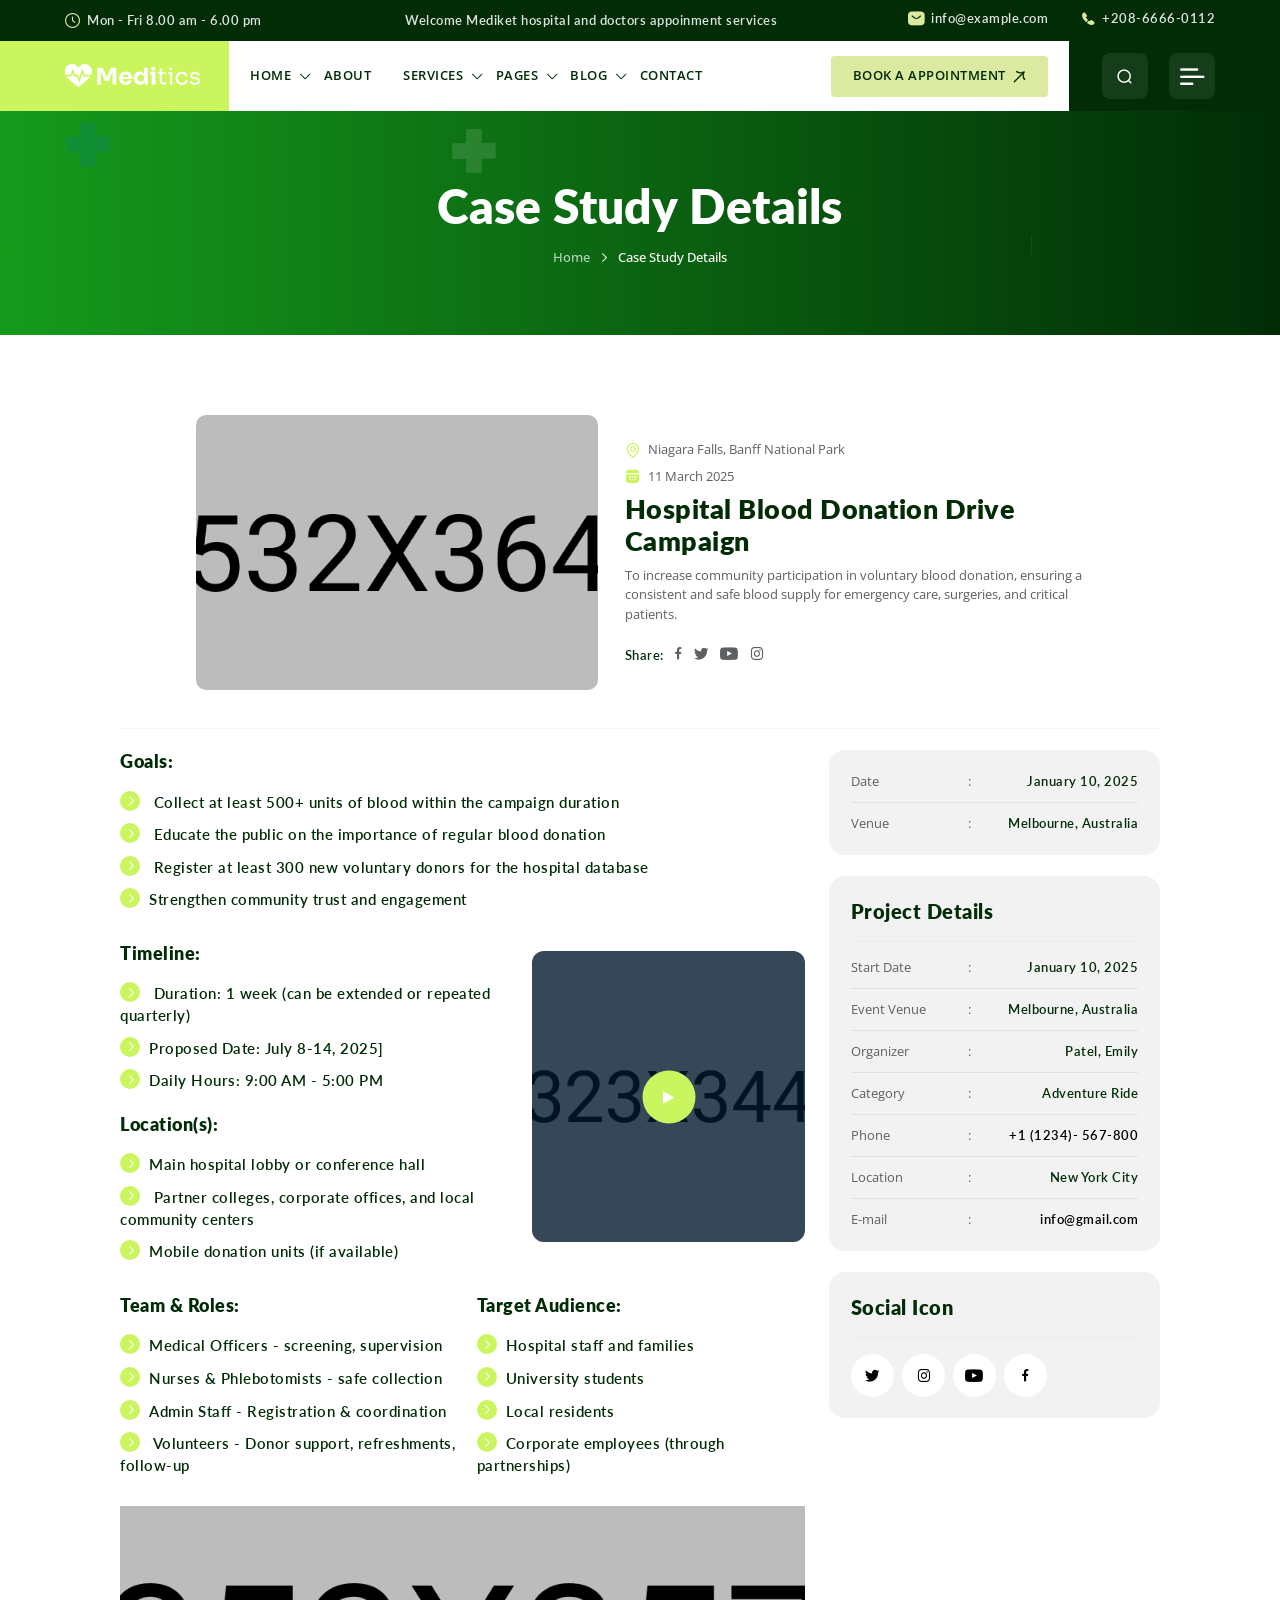
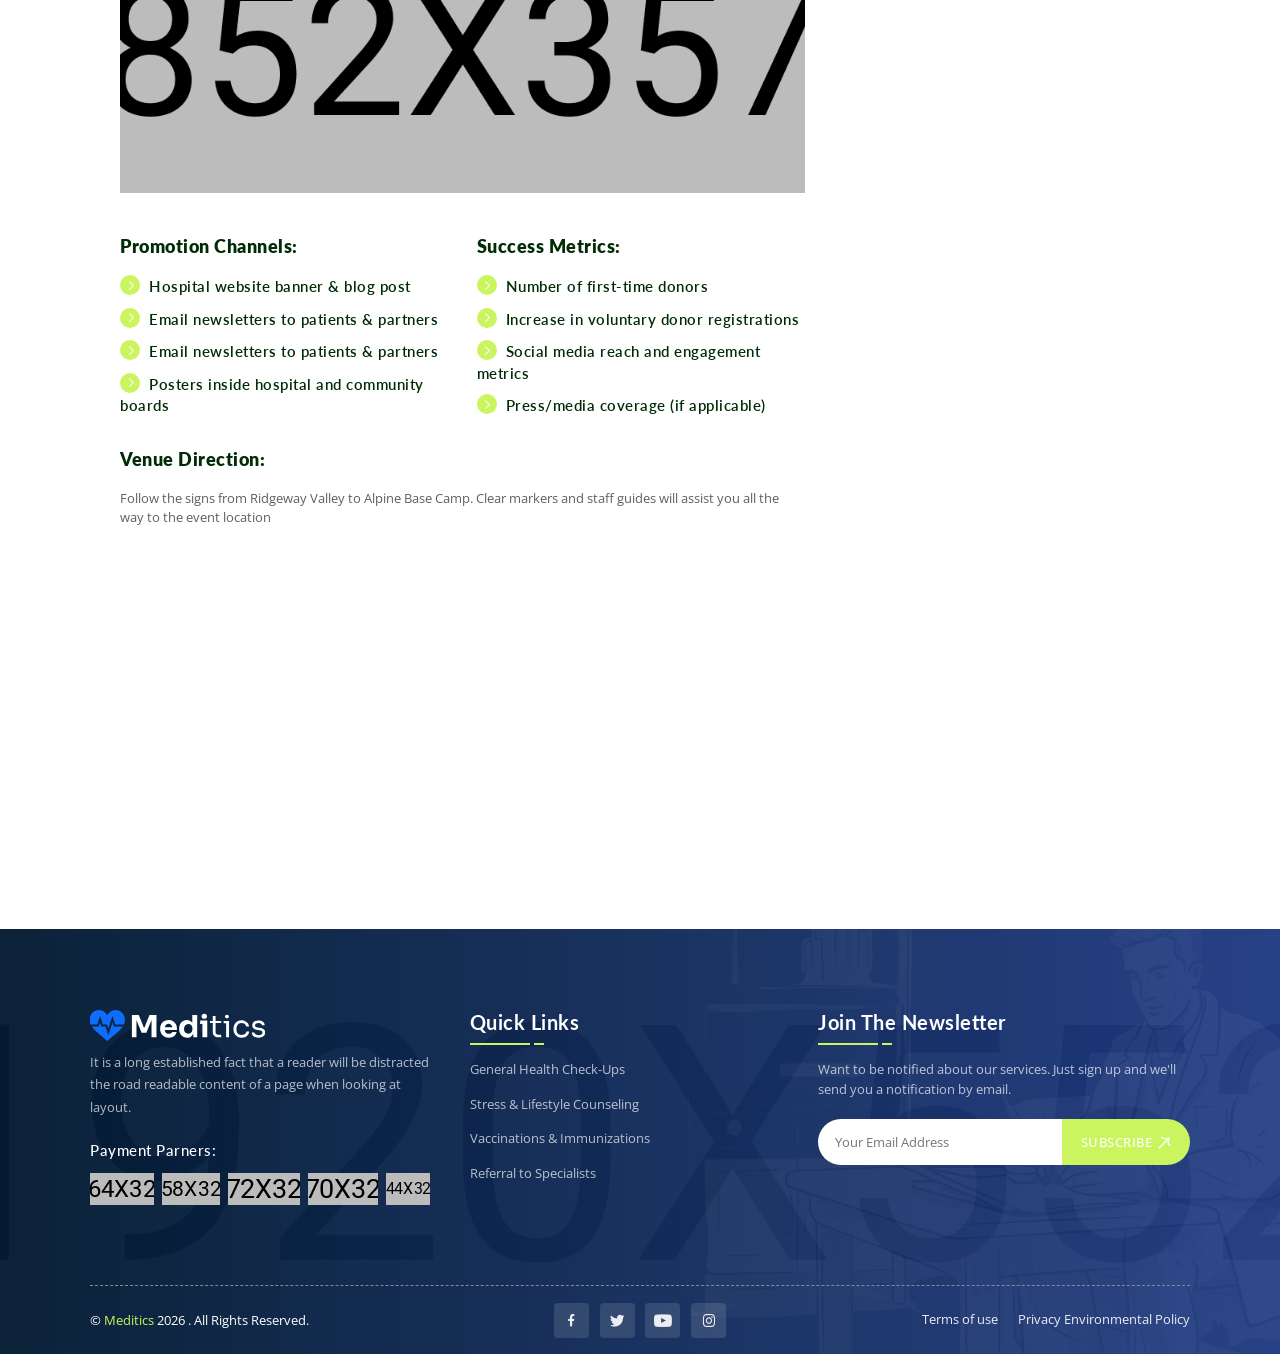
<file: case-study-details.html>
<!DOCTYPE html>
<html lang="en">
  <head>
    <meta charset="UTF-8" />
    <meta name="viewport" content="width=device-width, initial-scale=1.0" />
    <title>Meditics</title>

    <!-- libraries CSS -->
    <link rel="stylesheet" href="assets/icon/flaticon_err.css" />
    <link rel="stylesheet" href="assets/vendor/bootstrap/bootstrap.min.css" />
    <link rel="stylesheet" href="assets/vendor/splide/splide.min.css" />
    <link rel="stylesheet" href="assets/vendor/swiper/swiper-bundle.min.css" />
    <link rel="stylesheet" href="assets/vendor/animate-wow/animate.min.css" />
    <link rel="stylesheet" href="assets/vendor/slim-select/slimselect.css" />

    <!-- custom CSS -->
    <link rel="stylesheet" href="assets/css/style.css" />
  </head>

  <body>
    <div class="preloader" id="preloader">
      <div class="loader"></div>
    </div>

    <!-- SIDEBAR SECTION START -->
    <div class="ul-sidebar">
      <!-- header -->
      <div class="ul-sidebar-header">
        <div class="ul-sidebar-header-logo">
          <a href="index.html">
            <img src="assets/img/logo.svg" alt="logo" class="logo" />
          </a>
        </div>
        <!-- sidebar closer -->
        <button class="ul-sidebar-closer">
          <i class="flaticon-close"></i>
        </button>
      </div>

      <div class="ul-sidebar-header-nav-wrapper d-block d-lg-none"></div>

      <!-- sidebar content -->
      <div>
        <div class="ul-sidebar-txt-block">
          <span class="title ul-sidebar-footer-title">About Us</span>
          <p class="descr">
            Lorem ipsum dolor sit amet consectetur adipisicing elit. Enim odio
            eveniet ex dicta beatae, repellat voluptatibus ratione alias modi
            maxime, quaerat sed iste nihil molestiae numquam unde fuga qui
            velit!
          </p>
        </div>

        <div class="ul-sidebar-txt-block">
          <span class="title ul-sidebar-footer-title">Location</span>
          <p class="descr">
            <i class="flaticon-pin"></i
            ><span>123 Main Street, New York, NY 10012</span>
          </p>
        </div>

        <div class="ul-sidebar-txt-block">
          <span class="title ul-sidebar-footer-title">Contact Us</span>
          <p class="descr">
            <i class="flaticon-call"></i
            ><a href="tel:1234567890">123-456-7890</a>
          </p>
        </div>
      </div>

      <!-- sidebar footer -->
      <div class="ul-sidebar-footer">
        <span class="ul-sidebar-footer-title">Follow us</span>

        <div class="ul-sidebar-footer-social">
          <a href="#"><i class="flaticon-facebook"></i></a>
          <a href="#"><i class="flaticon-twitter"></i></a>
          <a href="#"><i class="flaticon-instagram"></i></a>
          <a href="#"><i class="flaticon-youtube"></i></a>
        </div>
      </div>
    </div>
    <!-- SIDEBAR SECTION END -->

    <!-- SEARCH MODAL SECTION START -->
    <div class="ul-search-form-wrapper flex-grow-1 flex-shrink-0">
      <button class="ul-search-closer"><i class="flaticon-close"></i></button>

      <form action="#" class="ul-search-form">
        <div class="ul-search-form-right">
          <input
            type="search"
            name="search"
            id="ul-search"
            placeholder="Search Here"
          />
          <button type="submit">
            <span class="icon"><i class="flaticon-search"></i></span>
          </button>
        </div>
      </form>
    </div>
    <!-- SEARCH MODAL SECTION END -->

    <!-- HEADER SECTION START -->
    <header class="ul-header ul-2-header">
      <div class="ul-header-top ul-2-header-top">
        <div class="ul-2-header-container">
          <div class="row row-cols-xxl-3 align-items-center gy-2">
            <div class="col-xxl col-sm col-12">
              <div class="ul-header-top-infos">
                <span class="ul-header-top-info">
                  <i class="flaticon-clock"></i>
                  <span class="txt">
                    <span class="value">Mon - Fri 8.00 am - 6.00 pm</span>
                  </span>
                </span>
              </div>
            </div>

            <!-- header top right -->
            <div class="col-xxl col-5 d-none d-lg-block">
              <div class="ul-header-top-infos justify-content-center">
                <span class="ul-header-top-info"
                  >Welcome Mediket hospital and doctors appoinment
                  services</span
                >
              </div>
            </div>

            <div class="col-xxl col-lg-4 col-sm col-12">
              <div
                class="ul-header-top-infos justify-content-sm-end justify-content-center"
              >
                <span class="ul-header-top-info">
                  <span class="txt">
                    <a href="mailto:info@example.com" class="value"
                      ><i class="flaticon-envelope"></i> info@example.com</a
                    >
                  </span>
                </span>
                <span class="ul-header-top-info">
                  <span class="txt">
                    <a href="tel:+208-6666-0112" class="value"
                      ><i class="flaticon-call"></i> +208-6666-0112</a
                    >
                  </span>
                </span>
              </div>
            </div>
          </div>
        </div>
      </div>

      <div
        class="ul-header-bottom ul-2-header-bottom ul-2-header-container to-be-sticky"
      >
        <div class="ul-header-bottom-content">
          <!-- header bottom left -->
          <!-- <div class="col-2"> -->
          <div class="ul-2-header-bottom-logo-container">
            <a href="index.html"
              ><img src="assets/img/logo-white-2.svg" alt="logo"
            /></a>
          </div>
          <!-- </div> -->

          <!-- header bottom center -->
          <!-- <div class="col-8"> -->
          <div class="ul-2-header-bottom-center">
            <div class="ul-header-nav-wrapper">
              <div class="to-go-to-sidebar-in-mobile">
                <nav class="ul-header-nav">
                  <div class="has-sub-menu active">
                    <a role="button">Home</a>

                    <div class="ul-header-submenu">
                      <ul>
                        <li><a href="index.html">Home 1</a></li>
                        <li><a href="index-2.html">Home 2</a></li>
                      </ul>
                    </div>
                  </div>
                  <a href="about.html">About</a>
                  <div class="has-sub-menu">
                    <a role="button">Services</a>

                    <div class="ul-header-submenu">
                      <ul>
                        <li><a href="services.html">Services</a></li>
                        <li><a href="services-2.html">Services Layout 2</a></li>
                        <li>
                          <a href="service-details.html">Service Details</a>
                        </li>
                      </ul>
                    </div>
                  </div>
                  <div class="has-sub-menu">
                    <a role="button">Pages</a>

                    <div class="ul-header-submenu">
                      <ul>
                        <li><a href="case-studies.html">Case Studies</a></li>
                        <li>
                          <a href="case-study-details.html"
                            >Case Study Details</a
                          >
                        </li>
                        <li><a href="team.html">Team</a></li>
                        <li>
                          <a href="team-details.html">Team Member Details</a>
                        </li>
                        <li><a href="testimonials.html">Testimonials</a></li>
                        <li><a href="appointment.html">Appoinment</a></li>
                        <li><a href="404.html">404</a></li>
                      </ul>
                    </div>
                  </div>
                  <div class="has-sub-menu">
                    <a role="button">Blog</a>

                    <div class="ul-header-submenu">
                      <ul>
                        <li><a href="blog.html">Blogs</a></li>
                        <li><a href="blog-2.html">Blogs Layout 2</a></li>
                        <li><a href="blog-details.html">Blog Details</a></li>
                      </ul>
                    </div>
                  </div>
                  <a href="contact.html">Contact</a>
                </nav>
              </div>
            </div>
            <a href="appointment.html" class="ul-btn d-sm-inline-flex d-none"
              >BOOK A APPOINTMENT <i class="flaticon-arrow-up-right"></i
            ></a>
          </div>
          <!-- </div> -->

          <!-- header bottom right -->
          <!-- <div class="col-2"> -->
          <div class="ul-2-header-bottom-right">
            <button class="ul-header-search-opener">
              <i class="flaticon-search"></i>
            </button>
            <button class="ul-header-sidebar-opener d-inline-flex">
              <i class="flaticon-menu"></i>
            </button>
          </div>
          <!-- </div> -->
        </div>
      </div>
    </header>
    <!-- HEADER SECTION END -->

    <main>
      <!-- BREADCRUMBS SECTION START -->
      <section class="ul-breadcrumb">
        <div class="ul-2-container">
          <h1 class="ul-breadcrumb-title">Case Study Details</h1>

          <ul class="ul-breadcrumb-nav">
            <li><a href="index.html">Home</a></li>
            <li class="separator"><i class="flaticon-right-arrow"></i></li>
            <li>Case Study Details</li>
          </ul>
        </div>
      </section>
      <!-- BREADCRUMBS SECTION END -->

      <!-- CASE STUDY DETAILS SECTION START -->
      <section class="ul-section-spacing ul-case-study-details">
        <div class="ul-container">
          <!-- top -->
          <div class="ul-case-study-details-heading">
            <div class="ul-case-study-details-heading-img">
              <img
                src="assets/img/case-study-details-heading-img.jpg"
                alt="Image"
              />
            </div>
            <div class="ul-case-study-details-heading-txt">
              <span class="ul-case-study-details-info"
                ><i class="flaticon-pin"></i> Niagara Falls, Banff National
                Park</span
              >
              <span class="ul-case-study-details-info"
                ><i class="flaticon-calendar"></i> 11 March 2025</span
              >
              <h2 class="ul-case-study-details-title">
                Hospital Blood Donation Drive Campaign
              </h2>
              <p class="ul-case-study-details-descr">
                To increase community participation in voluntary blood donation,
                ensuring a consistent and safe blood supply for emergency care,
                surgeries, and critical patients.
              </p>
              <div class="ul-case-study-details-share">
                <span class="title">Share:</span>
                <div class="ul-case-study-details-share-links">
                  <a href="#"><i class="flaticon-facebook"></i></a>
                  <a href="#"><i class="flaticon-twitter"></i></a>
                  <a href="#"><i class="flaticon-youtube"></i></a>
                  <a href="#"><i class="flaticon-instagram"></i></a>
                </div>
              </div>
            </div>
          </div>

          <div class="row">
            <div class="col-lg-8 col-md-7">
              <div class="ul-case-study-details-txt ul-service-details-txt">
                <h3>Goals:</h3>
                <ul>
                  <li>
                    Collect at least 500+ units of blood within the campaign
                    duration
                  </li>
                  <li>
                    Educate the public on the importance of regular blood
                    donation
                  </li>
                  <li>
                    Register at least 300 new voluntary donors for the hospital
                    database
                  </li>
                  <li>Strengthen community trust and engagement</li>
                </ul>

                <div class="ul-case-study-details-txt-block">
                  <div class="txt">
                    <h3>Timeline:</h3>
                    <ul>
                      <li>
                        Duration: 1 week (can be extended or repeated quarterly)
                      </li>
                      <li>Proposed Date: July 8-14, 2025]</li>
                      <li>Daily Hours: 9:00 AM - 5:00 PM</li>
                    </ul>

                    <h3>Location(s):</h3>
                    <ul>
                      <li>Main hospital lobby or conference hall</li>
                      <li>
                        Partner colleges, corporate offices, and local community
                        centers
                      </li>
                      <li>Mobile donation units (if available)</li>
                    </ul>
                  </div>
                  <div class="ul-case-study-details-txt-block-video-cover">
                    <img
                      src="assets/img/case-study-details-video-cover.jpg"
                      alt="video cover"
                    />
                    <a
                      href="https://www.youtube.com/watch?v=example"
                      data-fslightbox="case-study-video"
                    >
                      <i class="flaticon-play-button"></i>
                    </a>
                  </div>
                </div>

                <div class="ul-case-study-details-txt-block-2">
                  <div>
                    <h3>Team & Roles:</h3>

                    <ul>
                      <li>Medical Officers - screening, supervision</li>
                      <li>Nurses & Phlebotomists - safe collection</li>
                      <li>Admin Staff - Registration & coordination</li>
                      <li>
                        Volunteers - Donor support, refreshments, follow-up
                      </li>
                    </ul>
                  </div>
                  <div>
                    <h3>Target Audience:</h3>

                    <ul>
                      <li>Hospital staff and families</li>
                      <li>University students</li>
                      <li>Local residents</li>
                      <li>Corporate employees (through partnerships)</li>
                    </ul>
                  </div>

                  <div class="ul-case-study-details-txt-block-img">
                    <img
                      src="assets/img/case-study-details-inner.jpg"
                      alt="image"
                    />
                  </div>

                  <div>
                    <h3>Promotion Channels:</h3>
                    <ul>
                      <li>Hospital website banner & blog post</li>
                      <li>Email newsletters to patients & partners</li>
                      <li>Email newsletters to patients & partners</li>
                      <li>Posters inside hospital and community boards</li>
                    </ul>
                  </div>
                  <div>
                    <h3>Success Metrics:</h3>
                    <ul>
                      <li>Number of first-time donors</li>
                      <li>Increase in voluntary donor registrations</li>
                      <li>Social media reach and engagement metrics</li>
                      <li>Press/media coverage (if applicable)</li>
                    </ul>
                  </div>
                </div>

                <h3>Venue Direction:</h3>
                <p>
                  Follow the signs from Ridgeway Valley to Alpine Base Camp.
                  Clear markers and staff guides will assist you all the way to
                  the event location
                </p>

                <iframe
                  src="https://www.google.com/maps/embed?pb=!1m18!1m12!1m3!1d3650.8380273371417!2d90.4229417761797!3d23.788781487300124!2m3!1f0!2f0!3f0!3m2!1i1024!2i768!4f13.1!3m3!1m2!1s0x3755c7bdc620b4b3%3A0x79962f7164b3b694!2sWest%20Wind%20Point%2C%20Bir%20Uttam%20Rafiqul%20Islam%20Ave%2C%20Dhaka%201212!5e0!3m2!1sen!2sbd!4v1748777020609!5m2!1sen!2sbd"
                  allowfullscreen=""
                  loading="lazy"
                  referrerpolicy="no-referrer-when-downgrade"
                ></iframe>
              </div>
            </div>

            <!-- sidebar -->
            <div class="col-lg-4 col-md-5">
              <div class="ul-case-study-details-sidebar">
                <!-- sidebar widget -->
                <div class="ul-service-details-sidebar-widget">
                  <ul class="ul-service-details-sidebar-widget-list">
                    <li class="ul-case-study-details-sidebar-info">
                      <span class="key">Date</span><span>:</span
                      ><span class="value">January 10, 2025</span>
                    </li>
                    <li class="ul-case-study-details-sidebar-info">
                      <span class="key">Venue</span><span>:</span
                      ><span class="value">Melbourne, Australia</span>
                    </li>
                  </ul>
                </div>

                <!-- sidebar widget -->
                <div class="ul-service-details-sidebar-widget">
                  <span class="ul-service-details-sidebar-widget-title"
                    >Project Details</span
                  >
                  <ul class="ul-service-details-sidebar-widget-list">
                    <li class="ul-case-study-details-sidebar-info">
                      <span class="key">Start Date </span><span>:</span
                      ><span class="value">January 10, 2025</span>
                    </li>
                    <li class="ul-case-study-details-sidebar-info">
                      <span class="key">Event Venue </span><span>:</span
                      ><span class="value">Melbourne, Australia</span>
                    </li>
                    <li class="ul-case-study-details-sidebar-info">
                      <span class="key">Organizer</span><span>:</span
                      ><span class="value">Patel, Emily</span>
                    </li>
                    <li class="ul-case-study-details-sidebar-info">
                      <span class="key">Category</span><span>:</span
                      ><span class="value">Adventure Ride</span>
                    </li>
                    <li class="ul-case-study-details-sidebar-info">
                      <span class="key">Phone</span><span>:</span
                      ><span class="value"
                        ><a href="tel:123456789"> +1 (1234)- 567-800</a></span
                      >
                    </li>
                    <li class="ul-case-study-details-sidebar-info">
                      <span class="key">Location</span><span>:</span
                      ><span class="value">New York City</span>
                    </li>
                    <li class="ul-case-study-details-sidebar-info">
                      <span class="key">E-mail</span><span>:</span
                      ><span class="value"
                        ><a href="mailto:info@gmail.com"
                          >info@gmail.com</a
                        ></span
                      >
                    </li>
                  </ul>
                </div>

                <!-- sidebar widget -->
                <div class="ul-service-details-sidebar-widget">
                  <span class="ul-service-details-sidebar-widget-title"
                    >Social Icon</span
                  >
                  <ul class="ul-case-study-details-sidebar-socials">
                    <li>
                      <a href="#"><i class="flaticon-twitter"></i></a>
                    </li>
                    <li>
                      <a href="#"><i class="flaticon-instagram"></i></a>
                    </li>
                    <li>
                      <a href="#"><i class="flaticon-youtube"></i></a>
                    </li>
                    <li>
                      <a href="#"><i class="flaticon-facebook"></i></a>
                    </li>
                  </ul>
                </div>
              </div>
            </div>
          </div>
        </div>
      </section>
      <!-- CASE STUDY DETAILS SECTION END -->
    </main>

    <!-- FOOTER SECTION START -->
    <footer class="ul-footer ul-2-footer">
      <div class="ul-2-container">
        <!-- footer top -->
        <div class="ul-footer-top ul-section-spacing">
          <div class="ul-footer-top-wrapper wow animate__fadeInUp">
            <div class="ul-footer-about ul-2-footer-about">
              <a href="index.html" class="logo-wrapper"
                ><img src="assets/img/logo-white.svg" alt="logo"
              /></a>
              <p class="ul-footer-about-txt">
                It is a long established fact that a reader will be distracted
                the road readable content of a page when looking at layout.
              </p>

              <div class="ul-2-footer-payment-methods-wrapper">
                <span class="title">Payment Parners:</span>
                <div
                  class="ul-footer-bottom-payment-methods justify-content-start"
                >
                  <img
                    src="assets/img/payment-method-1.png"
                    alt="Payment Method Logo"
                  />
                  <img
                    src="assets/img/payment-method-2.png"
                    alt="Payment Method Logo"
                  />
                  <img
                    src="assets/img/payment-method-3.png"
                    alt="Payment Method Logo"
                  />
                  <img
                    src="assets/img/payment-method-4.png"
                    alt="Payment Method Logo"
                  />
                  <img
                    src="assets/img/payment-method-5.png"
                    alt="Payment Method Logo"
                  />
                </div>
              </div>
            </div>

            <div class="ul-footer-widget">
              <h3 class="ul-footer-widget-title">Quick Links</h3>

              <div class="ul-footer-widget-links">
                <a href="service-details.html">General Health Check-Ups</a>
                <a href="service-details.html">Stress & Lifestyle Counseling</a>
                <a href="service-details.html">Vaccinations & Immunizations</a>
                <a href="service-details.html">Referral to Specialists</a>
              </div>
            </div>

            <div class="ul-footer-widget ul-2-footer-newsletter-widget">
              <h3 class="ul-footer-widget-title">Join The Newsletter</h3>
              <p class="ul-2-footer-newsletter-widget-descr">
                Want to be notified about our services. Just sign up and we'll
                send you a notification by email.
              </p>

              <form action="#" class="ul-footer-nwsltr-form">
                <div class="top">
                  <input
                    type="email"
                    name="email"
                    id="nwsltr-email"
                    placeholder="Your Email Address"
                    class="ul-nwsltr-input"
                  />
                  <button type="submit">
                    SUBSCRIBE <i class="flaticon-arrow-up-right"></i>
                  </button>
                </div>
              </form>
            </div>
          </div>
        </div>

        <!-- footer bottom -->
        <div class="ul-footer-bottom">
          <div
            class="row row-cols-lg-3 row-cols-md-2 row-cols-1 align-items-center gy-4"
          >
            <div class="col order-1">
              <p class="copyright-txt">
                &copy; <span class="colored">Meditics</span>
                <script>
                  document.write(new Date().getFullYear());
                </script>
                . All Rights Reserved.
              </p>
            </div>

            <div class="col-lg col-md-12 order-3 order-lg-2">
              <div class="ul-footer-socials justify-content-center mt-0">
                <a href="#"><i class="flaticon-facebook"></i></a>
                <a href="#"><i class="flaticon-twitter"></i></a>
                <a href="#"><i class="flaticon-youtube"></i></a>
                <a href="#"><i class="flaticon-instagram"></i></a>
              </div>
            </div>

            <!-- links -->
            <div class="col order-2 order-lg-3">
              <div class="ul-footer-bottom-links">
                <a href="#">Terms of use</a>
                <a href="#">Privacy Environmental Policy</a>
              </div>
            </div>
          </div>
        </div>
      </div>

      <div class="ul-2-footer-vectors">
        <img
          src="assets/img/footer-2-vector.svg"
          alt="vector"
          class="vector-1"
        />
      </div>
    </footer>
    <!-- FOOTER SECTION END -->

    <!-- libraries JS -->
    <script src="assets/vendor/bootstrap/bootstrap.bundle.min.js"></script>
    <script src="assets/vendor/splide/splide.min.js"></script>
    <script src="assets/vendor/splide/splide-extension-auto-scroll.min.js"></script>
    <script src="assets/vendor/swiper/swiper-bundle.min.js"></script>
    <script src="assets/vendor/animate-wow/wow.min.js"></script>
    <script src="assets/vendor/fslightbox/fslightbox.js"></script>
    <script src="assets/vendor/slim-select/slimselect.min.js"></script>
    <script src="assets/vendor/masonary/masonry.pkgd.min.js"></script>

    <!-- custom JS -->
    <script src="assets/js/main.js"></script>
    <script src="assets/js/tab.js"></script>
    <script src="assets/js/accordion.js"></script>
    <script src="assets/js/progressbar.js"></script>
  </body>
</html>
</file>
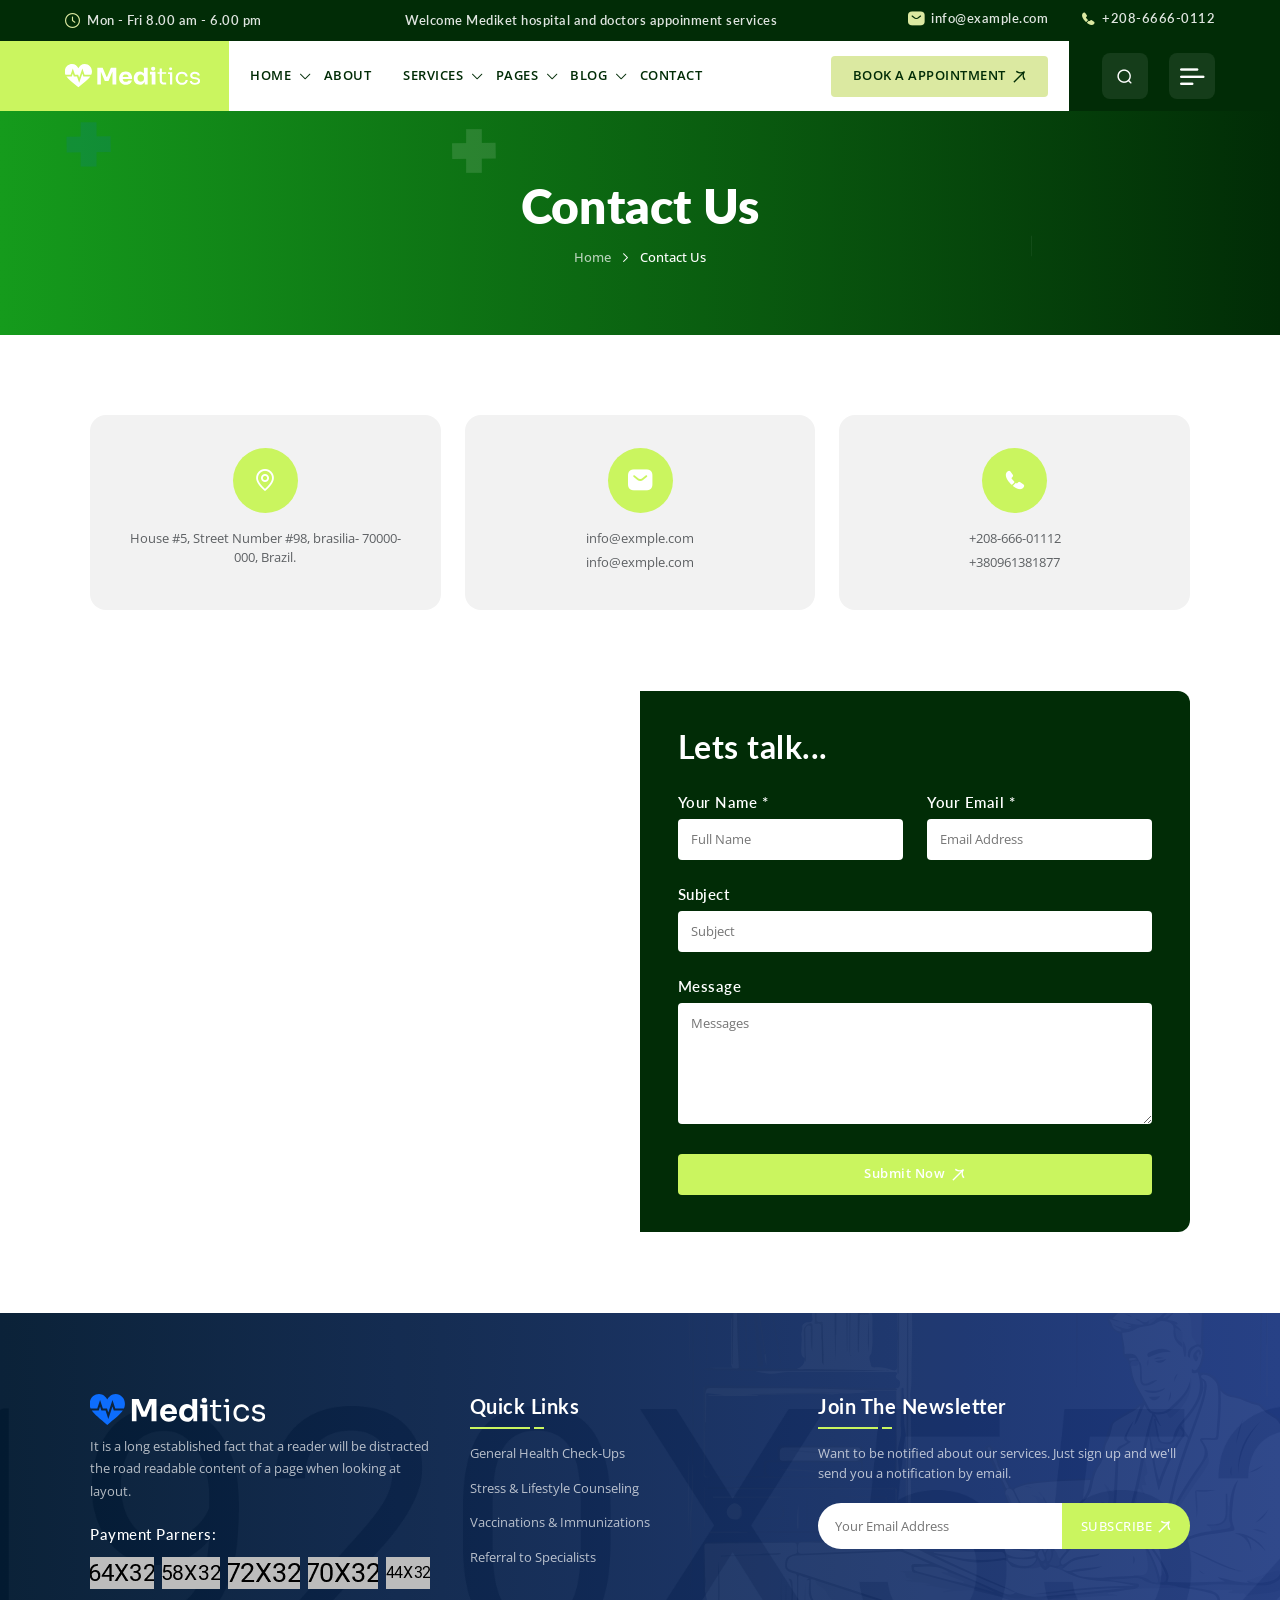
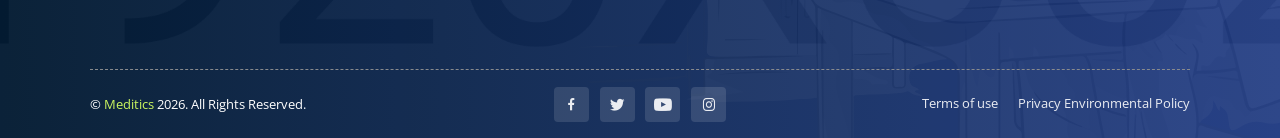
<file: contact.html>
<!DOCTYPE html>
<html lang="en">

<head>
    <meta charset="UTF-8">
    <meta name="viewport" content="width=device-width, initial-scale=1.0">
    <title>Meditics</title>

    <!-- libraries CSS -->
    <!-- <link rel="stylesheet" href="assets/icon/flaticon_digicom.css"> -->
    <link rel="stylesheet" href="assets/icon/flaticon_err.css">
    <link rel="stylesheet" href="assets/vendor/bootstrap/bootstrap.min.css">
    <link rel="stylesheet" href="assets/vendor/splide/splide.min.css">
    <link rel="stylesheet" href="assets/vendor/swiper/swiper-bundle.min.css">
    <link rel="stylesheet" href="assets/vendor/animate-wow/animate.min.css">
    <link rel="stylesheet" href="assets/vendor/slim-select/slimselect.css">

    <!-- custom CSS -->
    <link rel="stylesheet" href="assets/css/style.css">
</head>

<body>
    <div class="preloader" id="preloader">
        <div class="loader"></div>
    </div>

    <!-- SIDEBAR SECTION START -->
    <div class="ul-sidebar">
        <!-- header -->
        <div class="ul-sidebar-header">
            <div class="ul-sidebar-header-logo">
                <a href="index.html">
                    <img src="assets/img/logo.svg" alt="logo" class="logo">
                </a>
            </div>
            <!-- sidebar closer -->
            <button class="ul-sidebar-closer"><i class="flaticon-close"></i></button>
        </div>

        <div class="ul-sidebar-header-nav-wrapper d-block d-lg-none"></div>

        <!-- sidebar content -->
        <div>
            <div class="ul-sidebar-txt-block">
                <span class="title ul-sidebar-footer-title">About Us</span>
                <p class="descr">Lorem ipsum dolor sit amet consectetur adipisicing elit. Enim odio eveniet ex dicta beatae, repellat voluptatibus ratione alias modi maxime, quaerat sed iste nihil molestiae numquam unde fuga qui velit!</p>
            </div>

            <div class="ul-sidebar-txt-block">
                <span class="title ul-sidebar-footer-title">Location</span>
                <p class="descr"><i class="flaticon-pin"></i><span>123 Main Street, New York, NY 10012</span></p>
            </div>

            <div class="ul-sidebar-txt-block">
                <span class="title ul-sidebar-footer-title">Contact Us</span>
                <p class="descr"><i class="flaticon-call"></i><a href="tel:1234567890">123-456-7890</a></p>
            </div>
        </div>

        <!-- sidebar footer -->
        <div class="ul-sidebar-footer">
            <span class="ul-sidebar-footer-title">Follow us</span>

            <div class="ul-sidebar-footer-social">
                <a href="#"><i class="flaticon-facebook"></i></a>
                <a href="#"><i class="flaticon-twitter"></i></a>
                <a href="#"><i class="flaticon-instagram"></i></a>
                <a href="#"><i class="flaticon-youtube"></i></a>
            </div>
        </div>
    </div>
    <!-- SIDEBAR SECTION END -->


    <!-- SEARCH MODAL SECTION START -->
    <div class="ul-search-form-wrapper flex-grow-1 flex-shrink-0">
        <button class="ul-search-closer"><i class="flaticon-close"></i></button>

        <form action="#" class="ul-search-form">
            <div class="ul-search-form-right">
                <input type="search" name="search" id="ul-search" placeholder="Search Here">
                <button type="submit"><span class="icon"><i class="flaticon-search"></i></span></button>
            </div>
        </form>
    </div>
    <!-- SEARCH MODAL SECTION END -->


    <!-- HEADER SECTION START -->
    <header class="ul-header ul-2-header">
        <div class="ul-header-top ul-2-header-top">
            <div class="ul-2-header-container">
                <div class="row row-cols-xxl-3 align-items-center gy-2">
                    <div class="col-xxl col-sm col-12">
                        <div class="ul-header-top-infos">
                            <span class="ul-header-top-info">
                                <i class="flaticon-clock"></i>
                                <span class="txt">
                                    <span class="value">Mon - Fri 8.00 am - 6.00 pm</span>
                                </span>
                            </span>
                        </div>
                    </div>

                    <!-- header top right -->
                    <div class="col-xxl col-5 d-none d-lg-block">
                        <div class="ul-header-top-infos justify-content-center">
                            <span class="ul-header-top-info">Welcome Mediket hospital and doctors appoinment services</span>
                        </div>
                    </div>

                    <div class="col-xxl col-lg-4 col-sm col-12">
                        <div class="ul-header-top-infos justify-content-sm-end justify-content-center">
                            <span class="ul-header-top-info">
                                <span class="txt">
                                    <a href="mailto:info@example.com" class="value"><i class="flaticon-envelope"></i> info@example.com</a>
                                </span>
                            </span>
                            <span class="ul-header-top-info">
                                <span class="txt">
                                    <a href="tel:+208-6666-0112" class="value"><i class="flaticon-call"></i> +208-6666-0112</a>
                                </span>
                            </span>
                        </div>
                    </div>
                </div>
            </div>
        </div>

        <div class="ul-header-bottom ul-2-header-bottom ul-2-header-container to-be-sticky">
            <div class="ul-header-bottom-content">
                <!-- header bottom left -->
                <!-- <div class="col-2"> -->
                <div class="ul-2-header-bottom-logo-container">
                    <a href="index.html"><img src="assets/img/logo-white-2.svg" alt="logo"></a>
                </div>
                <!-- </div> -->

                <!-- header bottom center -->
                <!-- <div class="col-8"> -->
                <div class="ul-2-header-bottom-center">
                    <div class="ul-header-nav-wrapper">
                        <div class="to-go-to-sidebar-in-mobile">
                            <nav class="ul-header-nav">
                                <div class="has-sub-menu active">
                                    <a role="button">Home</a>

                                    <div class="ul-header-submenu">
                                        <ul>
                                            <li><a href="index.html">Home 1</a></li>
                                            <li><a href="index-2.html">Home 2</a></li>
                                        </ul>
                                    </div>
                                </div>
                                <a href="about.html">About</a>
                                <div class="has-sub-menu">
                                    <a role="button">Services</a>

                                    <div class="ul-header-submenu">
                                        <ul>
                                            <li><a href="services.html">Services</a></li>
                                            <li><a href="services-2.html">Services Layout 2</a></li>
                                            <li><a href="service-details.html">Service Details</a></li>
                                        </ul>
                                    </div>
                                </div>
                                <div class="has-sub-menu">
                                    <a role="button">Pages</a>

                                    <div class="ul-header-submenu">
                                        <ul>
                                            <li><a href="case-studies.html">Case Studies</a></li>
                                            <li><a href="case-study-details.html">Case Study Details</a></li>
                                            <li><a href="team.html">Team</a></li>
                                            <li><a href="team-details.html">Team Member Details</a></li>
                                            <li><a href="testimonials.html">Testimonials</a></li>
                                            <li><a href="appointment.html">Appoinment</a></li>
                                            <li><a href="404.html">404</a></li>
                                        </ul>
                                    </div>
                                </div>
                                <div class="has-sub-menu">
                                    <a role="button">Blog</a>

                                    <div class="ul-header-submenu">
                                        <ul>
                                            <li><a href="blog.html">Blogs</a></li>
                                            <li><a href="blog-2.html">Blogs Layout 2</a></li>
                                            <li><a href="blog-details.html">Blog Details</a></li>
                                        </ul>
                                    </div>
                                </div>
                                <a href="contact.html">Contact</a>
                            </nav>
                        </div>
                    </div>
                    <a href="appointment.html" class="ul-btn d-sm-inline-flex d-none">BOOK A APPOINTMENT <i class="flaticon-arrow-up-right"></i></a>
                </div>
                <!-- </div> -->

                <!-- header bottom right -->
                <!-- <div class="col-2"> -->
                <div class="ul-2-header-bottom-right">
                    <button class="ul-header-search-opener"><i class="flaticon-search"></i></button>
                    <button class="ul-header-sidebar-opener d-inline-flex"><i class="flaticon-menu"></i></button>
                </div>
                <!-- </div> -->
            </div>
        </div>
    </header>
    <!-- HEADER SECTION END -->


    <main>
        <!-- BREADCRUMBS SECTION START -->
        <section class="ul-breadcrumb">
            <div class="ul-2-container">
                <h1 class="ul-breadcrumb-title">Contact Us</h1>

                <ul class="ul-breadcrumb-nav">
                    <li><a href="index.html">Home</a></li>
                    <li class="separator"><i class="flaticon-right-arrow"></i></li>
                    <li>Contact Us</li>
                </ul>
            </div>
        </section>
        <!-- BREADCRUMBS SECTION END -->


        <!-- CONTACT SECTION START -->
        <section class="ul-inner-contact ul-section-spacing">
            <div class="ul-2-container">
                <div class="row g-lg-4 g-3 row-cols-lg-3 row-cols-md-3 row-cols-2 row-cols-xxs-1 justify-content-center">
                    <!-- single contact info -->
                    <div class="col">
                        <div class="ul-inner-contact-info">
                            <div class="icon"><i class="flaticon-pin"></i></div>
                            <p class="descr">House #5, Street Number #98, brasilia- 70000-000, Brazil.</p>
                        </div>
                    </div>
                    <!-- single contact info -->
                    <div class="col">
                        <div class="ul-inner-contact-info">
                            <div class="icon"><i class="flaticon-envelope"></i></div>
                            <p class="descr"><a href="mailto:info@exmple.com">info@exmple.com</a></p>
                            <p class="descr"><a href="mailto:info@exmple.com">info@exmple.com</a></p>
                        </div>
                    </div>
                    <!-- single contact info -->
                    <div class="col">
                        <div class="ul-inner-contact-info">
                            <div class="icon"><i class="flaticon-call"></i></div>
                            <p class="descr"><a href="tel:20866601112">+208-666-01112</a></p>
                            <p class="descr"><a href="tel:+380961381877">+380961381877</a></p>
                        </div>
                    </div>
                </div>


                <div class="ul-section-spacing pb-0">
                    <div class="row gy-0 gx-0 row-cols-lg-2 row-cols-1 align-items-center">
                        <!-- map -->
                        <div class="col align-self-stretch">
                            <div class="ul-inner-contact-map">
                                <iframe src="https://www.google.com/maps/embed?pb=!1m18!1m12!1m3!1d29215.11377000486!2d90.38128259111322!3d23.75132948384595!2m3!1f0!2f0!3f0!3m2!1i1024!2i768!4f13.1!3m3!1m2!1s0x3755b8bcd681372b%3A0x5c2b8755e4327004!2sBashundhara%20City%20Shopping%20Complex!5e0!3m2!1sen!2sbd!4v1748523907106!5m2!1sen!2sbd" allowfullscreen="" loading="lazy" referrerpolicy="no-referrer-when-downgrade"></iframe>
                            </div>
                        </div>

                        <!-- contact form -->
                        <div class="col">
                            <div class="ul-inner-contact-form-wrapper">
                                <h3 class="ul-inner-contact-form-title">Lets talk...</h3>

                                <form action="#" class="ul-inner-contact-form">
                                    <div class="row g-lg-4 g-3 row-cols-sm-2">
                                        <div class="col-sm-6">
                                            <div class="form-group">
                                                <label for="ul-contact-name" class="form-label">Your Name *</label>
                                                <input type="text" name="ul-contact-name" id="ul-contact-name" placeholder="Full Name">
                                            </div>
                                        </div>
                                        <div class="col-sm-6">
                                            <div class="form-group">
                                                <label for="ul-contact-email" class="form-label">Your Email *</label>
                                                <input type="email" name="ul-contact-email" id="ul-contact-email" placeholder="Email Address">
                                            </div>
                                        </div>
                                        <div class="col-sm-12 col-12">
                                            <div class="form-group">
                                                <label for="ul-contact-subject" class="form-label">Subject</label>
                                                <input type="text" name="ul-contact-subject" id="ul-contact-subject" placeholder="Subject">
                                            </div>
                                        </div>
                                        <div class="col-sm-12 col-12">
                                            <div class="form-group">
                                                <label for="ul-contact-message" class="form-label">Message</label>
                                                <textarea name="ul-contact-message" id="ul-contact-message" placeholder="Messages"></textarea>
                                            </div>
                                        </div>
                                        <div class="col-sm-12 col-12">
                                            <button type="submit" class="ul-btn"> Submit Now <i class="flaticon-arrow-up-right"></i></button>
                                        </div>
                                    </div>
                                </form>
                            </div>
                        </div>
                    </div>
                </div>
            </div>
        </section>
        <!-- CONTACT SECTION END -->
    </main>

    <!-- FOOTER SECTION START -->
    <footer class="ul-footer ul-2-footer">
        <div class="ul-2-container">
            <!-- footer top -->
            <div class="ul-footer-top ul-section-spacing">
                <div class="ul-footer-top-wrapper wow animate__fadeInUp">
                    <div class="ul-footer-about ul-2-footer-about">
                        <a href="index.html" class="logo-wrapper"><img src="assets/img/logo-white.svg" alt="logo"></a>
                        <p class="ul-footer-about-txt">It is a long established fact that a reader will be distracted the road readable content of a page when looking at layout. </p>

                        <div class="ul-2-footer-payment-methods-wrapper">
                            <span class="title">Payment Parners:</span>
                            <div class="ul-footer-bottom-payment-methods justify-content-start">
                                <img src="assets/img/payment-method-1.png" alt="Payment Method Logo">
                                <img src="assets/img/payment-method-2.png" alt="Payment Method Logo">
                                <img src="assets/img/payment-method-3.png" alt="Payment Method Logo">
                                <img src="assets/img/payment-method-4.png" alt="Payment Method Logo">
                                <img src="assets/img/payment-method-5.png" alt="Payment Method Logo">
                            </div>
                        </div>
                    </div>

                    <div class="ul-footer-widget">
                        <h3 class="ul-footer-widget-title">Quick Links</h3>

                        <div class="ul-footer-widget-links">
                            <a href="service-details.html">General Health Check-Ups</a>
                            <a href="service-details.html">Stress & Lifestyle Counseling</a>
                            <a href="service-details.html">Vaccinations & Immunizations</a>
                            <a href="service-details.html">Referral to Specialists</a>
                        </div>
                    </div>

                    <div class="ul-footer-widget ul-2-footer-newsletter-widget">
                        <h3 class="ul-footer-widget-title">Join The Newsletter</h3>
                        <p class="ul-2-footer-newsletter-widget-descr">Want to be notified about our services. Just sign up and we'll send you a notification by email.</p>

                        <form action="#" class="ul-footer-nwsltr-form">
                            <div class="top">
                                <input type="email" name="email" id="nwsltr-email" placeholder="Your Email Address" class="ul-nwsltr-input">
                                <button type="submit">SUBSCRIBE <i class="flaticon-arrow-up-right"></i></button>
                            </div>
                        </form>
                    </div>
                </div>
            </div>

            <!-- footer bottom -->
            <div class="ul-footer-bottom">
                <div class="row row-cols-lg-3 row-cols-md-2 row-cols-1 align-items-center gy-4">
                    <div class="col order-1">
                        <p class="copyright-txt">&copy; <span class="colored">Meditics</span>
                            <script>document.write(new Date().getFullYear())</script>. All Rights Reserved.
                        </p>
                    </div>

                    <div class="col-lg col-md-12  order-3 order-lg-2">
                        <div class="ul-footer-socials justify-content-center mt-0">
                            <a href="#"><i class="flaticon-facebook"></i></a>
                            <a href="#"><i class="flaticon-twitter"></i></a>
                            <a href="#"><i class="flaticon-youtube"></i></a>
                            <a href="#"><i class="flaticon-instagram"></i></a>
                        </div>
                    </div>

                    <!-- links -->
                    <div class="col order-2 order-lg-3">
                        <div class="ul-footer-bottom-links">
                            <a href="#">Terms of use</a>
                            <a href="#">Privacy Environmental Policy</a>
                        </div>
                    </div>
                </div>
            </div>
        </div>

        <div class="ul-2-footer-vectors">
            <img src="assets/img/footer-2-vector.svg" alt="vector" class="vector-1">
        </div>
    </footer>
    <!-- FOOTER SECTION END -->

    <!-- libraries JS -->
    <script src="assets/vendor/bootstrap/bootstrap.bundle.min.js"></script>
    <script src="assets/vendor/splide/splide.min.js"></script>
    <script src="assets/vendor/splide/splide-extension-auto-scroll.min.js"></script>
    <script src="assets/vendor/swiper/swiper-bundle.min.js"></script>
    <script src="assets/vendor/animate-wow/wow.min.js"></script>
    <script src="assets/vendor/fslightbox/fslightbox.js"></script>
    <script src="assets/vendor/slim-select/slimselect.min.js"></script>


    <!-- custom JS -->
    <script src="assets/js/main.js"></script>
    <script src="assets/js/tab.js"></script>
    <script src="assets/js/accordion.js"></script>
    <script src="assets/js/progressbar.js"></script>

</body>
</file>
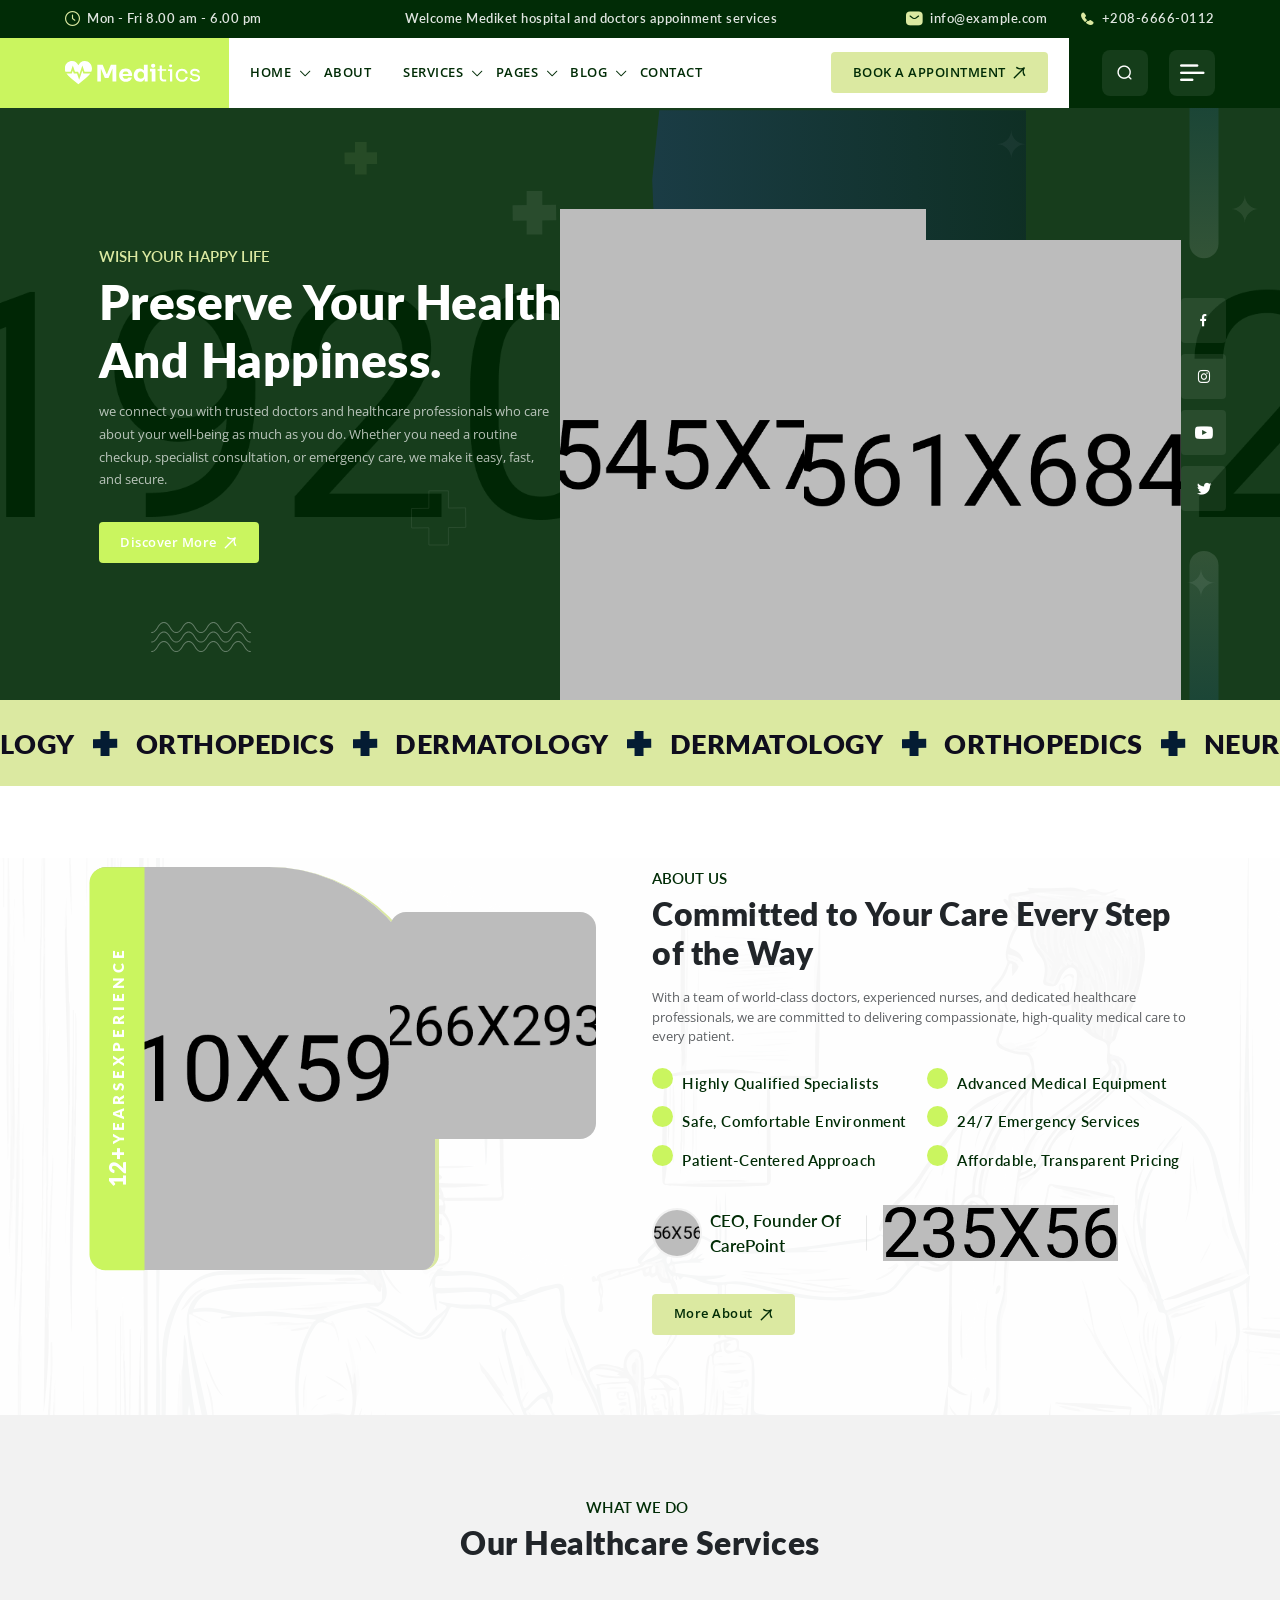
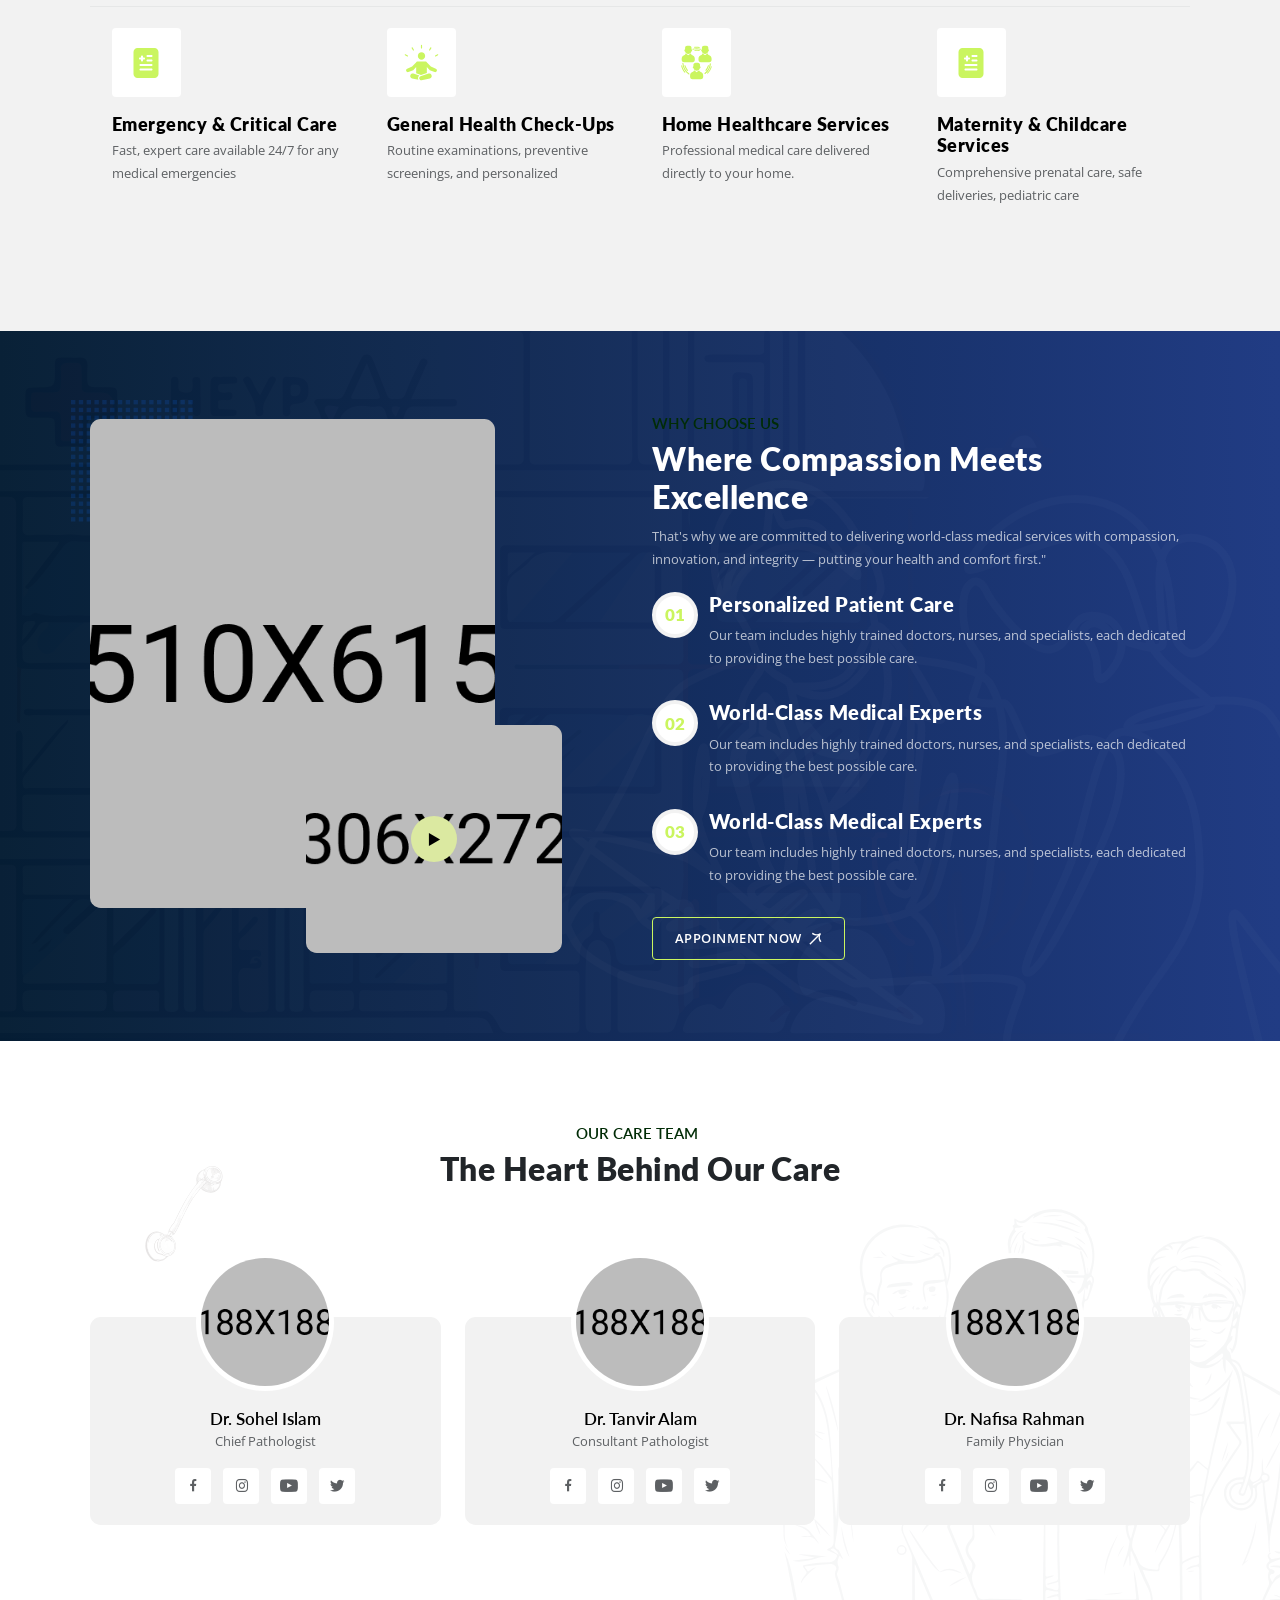
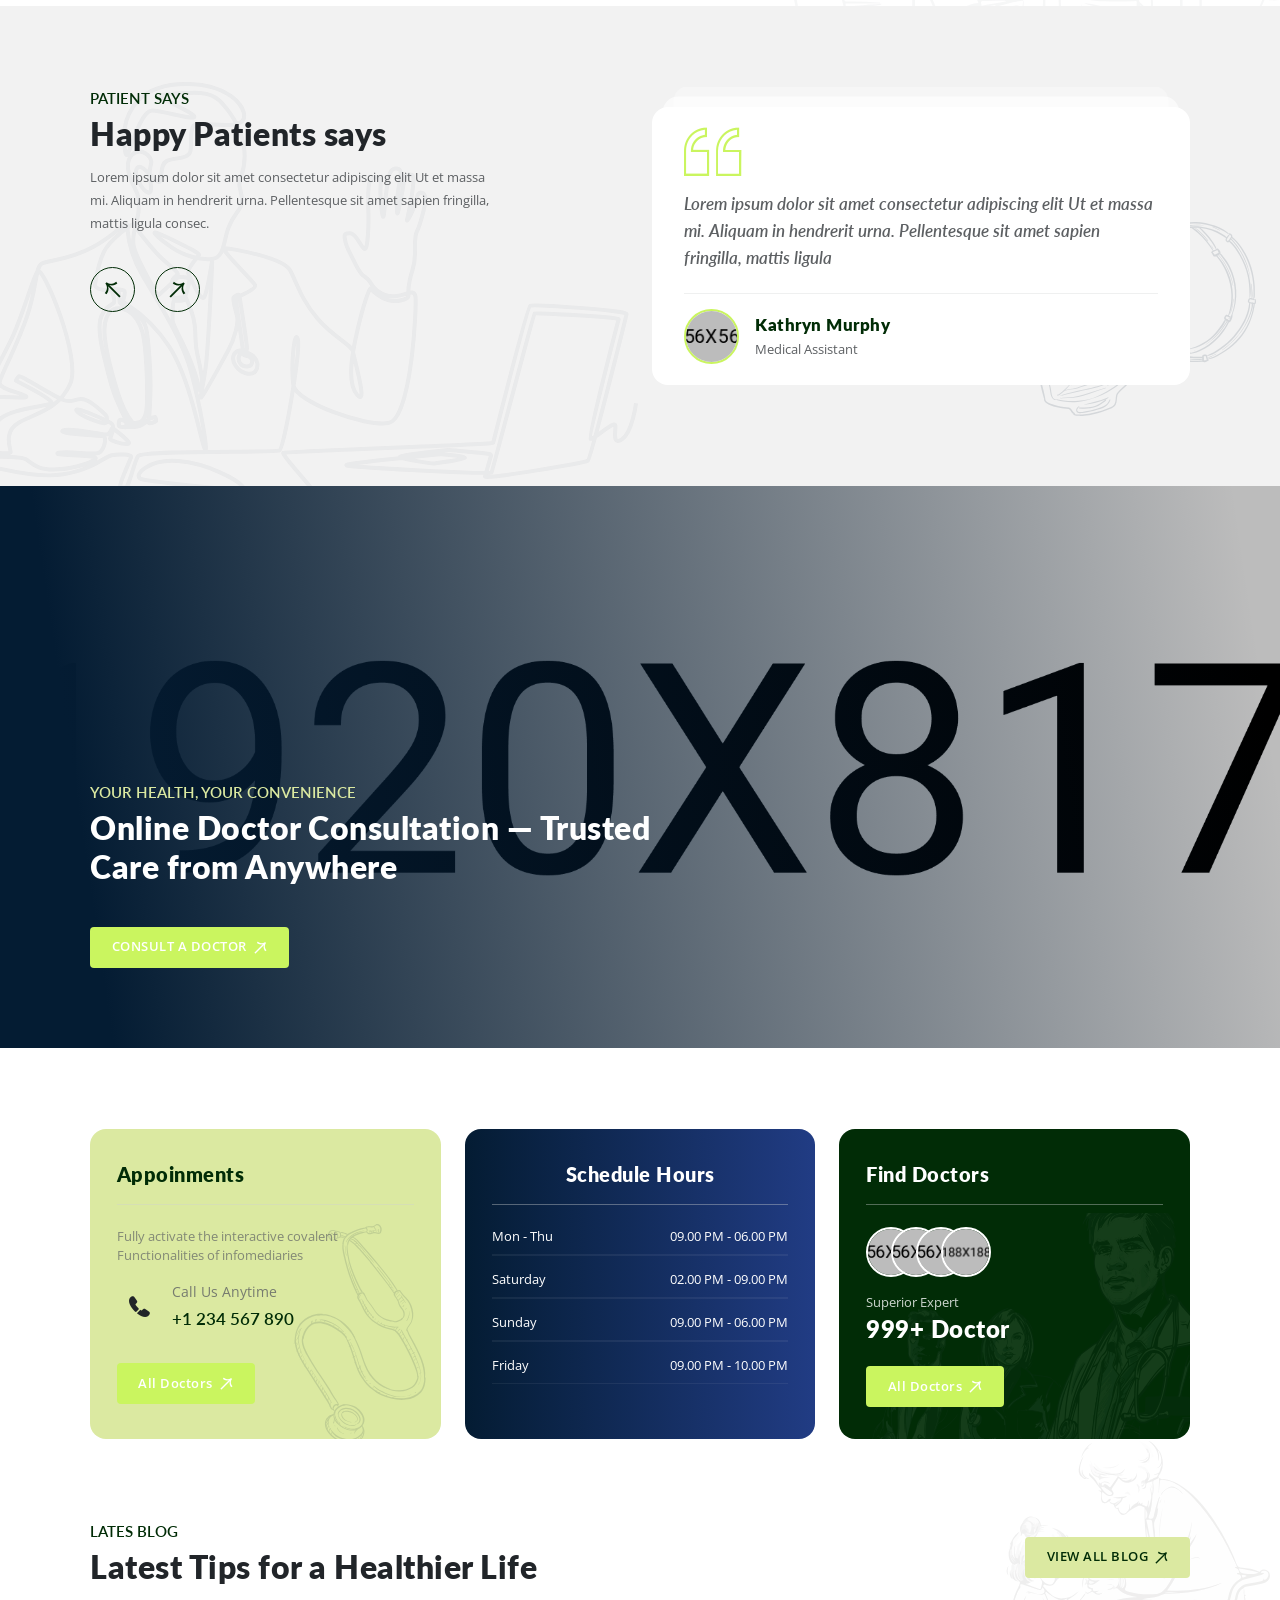
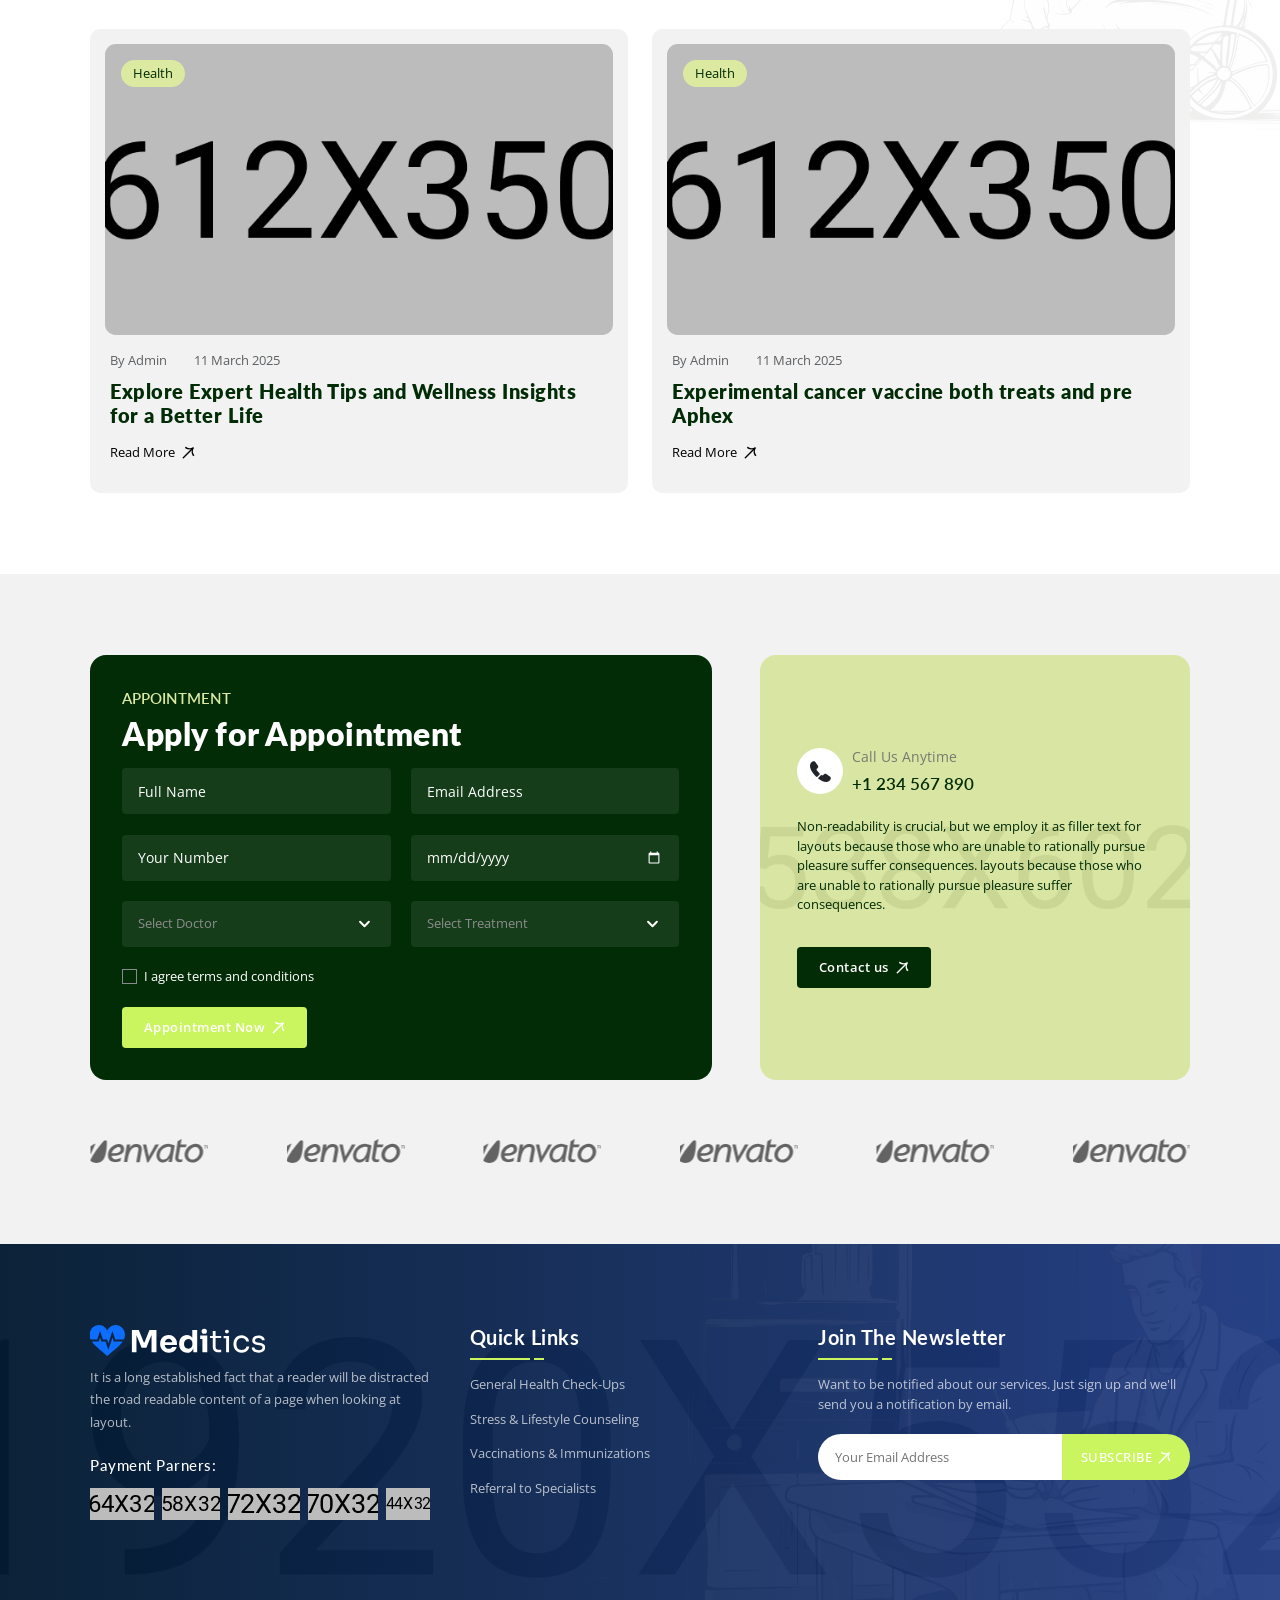
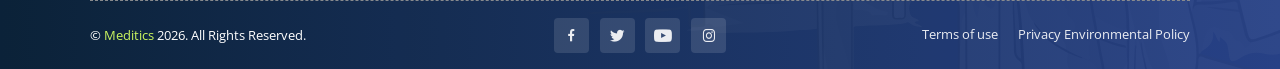
<file: index-2.html>
<!DOCTYPE html>
<html lang="en">

<head>
    <meta charset="UTF-8">
    <meta name="viewport" content="width=device-width, initial-scale=1.0">
    <title>Meditics</title>

    <!-- libraries CSS -->
    <link rel="stylesheet" href="assets/icon/flaticon_err.css">
    <link rel="stylesheet" href="assets/vendor/bootstrap/bootstrap.min.css">
    <link rel="stylesheet" href="assets/vendor/splide/splide.min.css">
    <link rel="stylesheet" href="assets/vendor/swiper/swiper-bundle.min.css">
    <link rel="stylesheet" href="assets/vendor/animate-wow/animate.min.css">
    <link rel="stylesheet" href="assets/vendor/slim-select/slimselect.css">

    <!-- custom CSS -->
    <link rel="stylesheet" href="assets/css/style.css">
</head>

<body>
    <div class="preloader" id="preloader">
        <div class="loader"></div>
    </div>

    <!-- SIDEBAR SECTION START -->
    <div class="ul-sidebar">
        <div class="ul-sidebar-header">
            <div class="ul-sidebar-header-logo">
                <a href="index.html">
                    <img src="assets/img/logo.svg" alt="logo" class="logo">
                </a>
            </div>
            <!-- sidebar closer -->
            <button class="ul-sidebar-closer"><i class="flaticon-close"></i></button>
        </div>

        <div class="ul-sidebar-header-nav-wrapper d-block d-lg-none"></div>

        <!-- sidebar content -->
        <div>
            <div class="ul-sidebar-txt-block">
                <span class="title ul-sidebar-footer-title">About Us</span>
                <p class="descr">Lorem ipsum dolor sit amet consectetur adipisicing elit. Enim odio eveniet ex dicta beatae, repellat voluptatibus ratione alias modi maxime, quaerat sed iste nihil molestiae numquam unde fuga qui velit!</p>
            </div>

            <div class="ul-sidebar-txt-block">
                <span class="title ul-sidebar-footer-title">Location</span>
                <p class="descr"><i class="flaticon-pin"></i><span>123 Main Street, New York, NY 10012</span></p>
            </div>

            <div class="ul-sidebar-txt-block">
                <span class="title ul-sidebar-footer-title">Contact Us</span>
                <p class="descr"><i class="flaticon-call"></i><a href="tel:1234567890">123-456-7890</a></p>
            </div>
        </div>

        <!-- sidebar footer -->
        <div class="ul-sidebar-footer">
            <span class="ul-sidebar-footer-title">Follow us</span>

            <div class="ul-sidebar-footer-social">
                <a href="#"><i class="flaticon-facebook"></i></a>
                <a href="#"><i class="flaticon-twitter"></i></a>
                <a href="#"><i class="flaticon-instagram"></i></a>
                <a href="#"><i class="flaticon-youtube"></i></a>
            </div>
        </div>
    </div>
    <!-- SIDEBAR SECTION END -->


    <!-- SEARCH MODAL SECTION START -->
    <div class="ul-search-form-wrapper flex-grow-1 flex-shrink-0">
        <button class="ul-search-closer"><i class="flaticon-close"></i></button>

        <form action="#" class="ul-search-form">
            <div class="ul-search-form-right">
                <input type="search" name="search" id="ul-search" placeholder="Search Here">
                <button type="submit"><span class="icon"><i class="flaticon-search"></i></span></button>
            </div>
        </form>
    </div>
    <!-- SEARCH MODAL SECTION END -->


    <!-- HEADER SECTION START -->
    <header class="ul-header ul-2-header">
        <div class="ul-header-top ul-2-header-top">
            <div class="ul-2-header-container">
                <div class="row row-cols-xxl-3 align-items-center gy-2">
                    <div class="col-xxl col-lg-3 col-sm-5 col-6 col-xxs-12">
                        <div class="ul-header-top-infos">
                            <span class="ul-header-top-info">
                                <i class="flaticon-clock"></i>
                                <span class="txt">
                                    <span class="value">Mon - Fri 8.00 am - 6.00 pm</span>
                                </span>
                            </span>
                        </div>
                    </div>

                    <!-- header top right -->
                    <div class="col-xxl col-5 d-none d-lg-block">
                        <div class="ul-header-top-infos justify-content-center">
                            <span class="ul-header-top-info">Welcome Mediket hospital and doctors appoinment services</span>
                        </div>
                    </div>

                    <div class="col-xxl col-lg-4 col-sm-7 col-6 d-xxs-none">
                        <div class="ul-header-top-infos justify-content-end">
                            <span class="ul-header-top-info d-none d-sm-inline-flex">
                                <i class="flaticon-envelope"></i>
                                <span class="txt">
                                    <a href="mailto:info@example.com" class="value">info@example.com</a>
                                </span>
                            </span>
                            <span class="ul-header-top-info">
                                <i class="flaticon-call"></i>
                                <span class="txt">
                                    <a href="tel:+208-6666-0112" class="value">+208-6666-0112</a>
                                </span>
                            </span>
                        </div>
                    </div>
                </div>
            </div>
        </div>

        <div class="ul-header-bottom ul-2-header-bottom ul-2-header-container to-be-sticky">
            <div class="ul-header-bottom-content">
                <!-- header bottom left -->
                <!-- <div class="col-2"> -->
                <div class="ul-2-header-bottom-logo-container">
                    <a href="index.html"><img src="assets/img/logo-white-2.svg" alt="logo"></a>
                </div>
                <!-- </div> -->

                <!-- header bottom center -->
                <!-- <div class="col-8"> -->
                <div class="ul-2-header-bottom-center">
                    <div class="ul-header-nav-wrapper">
                        <div class="to-go-to-sidebar-in-mobile">
                            <nav class="ul-header-nav">
                                <div class="has-sub-menu active">
                                    <a role="button">Home</a>

                                    <div class="ul-header-submenu">
                                        <ul>
                                            <li><a href="index.html">Home 1</a></li>
                                            <li><a href="index-2.html">Home 2</a></li>
                                        </ul>
                                    </div>
                                </div>
                                <a href="about.html">About</a>
                                <div class="has-sub-menu">
                                    <a role="button">Services</a>

                                    <div class="ul-header-submenu">
                                        <ul>
                                            <li><a href="services.html">Services</a></li>
                                            <li><a href="services-2.html">Services Layout 2</a></li>
                                            <li><a href="service-details.html">Service Details</a></li>
                                        </ul>
                                    </div>
                                </div>
                                <div class="has-sub-menu">
                                    <a role="button">Pages</a>

                                    <div class="ul-header-submenu">
                                        <ul>
                                            <li><a href="case-studies.html">Case Studies</a></li>
                                            <li><a href="case-study-details.html">Case Study Details</a></li>
                                            <li><a href="team.html">Team</a></li>
                                            <li><a href="team-details.html">Team Member Details</a></li>
                                            <li><a href="testimonials.html">Testimonials</a></li>
                                            <li><a href="appointment.html">Appoinment</a></li>
                                            <li><a href="404.html">404</a></li>
                                        </ul>
                                    </div>
                                </div>
                                <div class="has-sub-menu">
                                    <a role="button">Blog</a>

                                    <div class="ul-header-submenu">
                                        <ul>
                                            <li><a href="blog.html">Blogs</a></li>
                                            <li><a href="blog-2.html">Blogs Layout 2</a></li>
                                            <li><a href="blog-details.html">Blog Details</a></li>
                                        </ul>
                                    </div>
                                </div>
                                <a href="contact.html">Contact</a>
                            </nav>
                        </div>
                    </div>
                    <a href="appointment.html" class="ul-btn d-sm-inline-flex d-none">BOOK A APPOINTMENT <i class="flaticon-arrow-up-right"></i></a>
                </div>
                <!-- </div> -->

                <!-- header bottom right -->
                <!-- <div class="col-2"> -->
                <div class="ul-2-header-bottom-right">
                    <button class="ul-header-search-opener"><i class="flaticon-search"></i></button>
                    <button class="ul-header-sidebar-opener d-inline-flex"><i class="flaticon-menu"></i></button>
                </div>
                <!-- </div> -->
            </div>
        </div>
    </header>
    <!-- HEADER SECTION END -->


    <main>
        <!-- BANNER SECTION START -->
        <section class="ul-2-banner">
            <div class="ul-2-banner-container">
                <div class="row align-items-end">
                    <!-- banner txt -->
                    <div class="col-lg-6">
                        <div class="ul-2-banner-txt">
                            <span class="ul-2-banner-sub-title ul-section-sub-title ul-2-section-sub-title">WISH YOUR HAPPY LIFE</span>
                            <h1 class="ul-2-banner-title">Preserve Your Health And Happiness.</h1>
                            <p class="ul-2-banner-descr">we connect you with trusted doctors and healthcare professionals who care about your well-being as much as you do. Whether you need a routine checkup, specialist consultation, or emergency care, we make it easy, fast, and secure.</p>
                            <a href="about.html" class="ul-btn">Discover More <i class="flaticon-arrow-up-right"></i></a>
                        </div>
                    </div>

                    <!-- banner image -->
                    <div class="col-xl-6 col-lg-5">
                        <div class="ul-2-banner-imgs">
                            <img src="assets/img/banner-2-img-1.png" alt="Image" class="img-1">
                            <img src="assets/img/banner-2-img-2.png" alt="Image" class="img-2">
                        </div>
                    </div>
                </div>
            </div>

            <!-- banner vectors -->
            <div class="ul-2-banner-vectors">
                <img src="assets/img/banner-2-vector-1.svg" alt="vector" class="vector-1">
                <img src="assets/img/banner-2-vector-2.svg" alt="vector" class="vector-2">
                <img src="assets/img/banner-2-vector-3.svg" alt="vector" class="vector-3">
                <img src="assets/img/banner-2-vector-4.svg" alt="vector" class="vector-4">
                <img src="assets/img/banner-2-vector-5.svg" alt="vector" class="vector-5">
            </div>

            <!-- banner socials -->
            <div class="ul-2-banner-socials ul-banner-socials">
                <a href="#"><i class="flaticon-facebook"></i></a>
                <a href="#"><i class="flaticon-instagram"></i></a>
                <a href="#"><i class="flaticon-youtube"></i></a>
                <a href="#"><i class="flaticon-twitter"></i></a>
            </div>
        </section>
        <!-- BANNER SECTION END -->


        <!-- TICKER TEXT AREA START -->
        <div class="ul-ticker">
            <div class="splide ul-ticker-slider" aria-label="Ticker Slider">
                <div class="splide__track">
                    <ul class="splide__list">
                        <!-- single slide -->
                        <li class="splide__slide">
                            <p>NEUROLOGY</p>
                        </li>
                        <!-- single slide -->
                        <li class="splide__slide">
                            <p>ORTHOPEDICS</p>
                        </li>
                        <!-- single slide -->
                        <li class="splide__slide">
                            <p>DERMATOLOGY</p>
                        </li>
                        <!-- single slide -->
                        <li class="splide__slide">
                            <p>DERMATOLOGY</p>
                        </li>
                        <!-- single slide -->
                        <li class="splide__slide">
                            <p>ORTHOPEDICS</p>
                        </li>
                    </ul>
                </div>
            </div>
        </div>
        <!-- TICKER TEXT AREA END -->


        <!-- ABOUT SECTION START -->
        <section class="ul-2-about ul-section-spacing">
            <div class="ul-2-container">
                <div class="row row-cols-lg-2 row-cols-1 gy-4">
                    <!-- img -->
                    <div class="col">
                        <div class="ul-2-about-imgs">
                            <div class="img-1-wrapper">
                                <img src="assets/img/about-2-img-1.jpg" alt="Image">
                                <span class="txt"><span class="number">12+</span> Y E A R S E X P E R I E N C E</span>
                            </div>
                            <img src="assets/img/about-2-img-2.jpg" alt="Image" class="img-2">
                        </div>
                    </div>

                    <!-- txt -->
                    <div class="col">
                        <div class="ul-2-about-txt">
                            <span class="ul-2-about-sub-title ul-section-sub-title ul-2-section-sub-title">About us</span>
                            <h2 class="ul-section-title">Committed to Your Care Every Step of the Way</h2>
                            <p class="ul-2-about-descr">With a team of world-class doctors, experienced nurses, and dedicated healthcare professionals, we are committed to delivering compassionate, high-quality medical care to every patient.</p>
                            <ul class="ul-2-about-list">
                                <li><i class="flaticon-next"></i> Highly Qualified Specialists</li>
                                <li><i class="flaticon-next"></i> Advanced Medical Equipment</li>
                                <li><i class="flaticon-next"></i> Safe, Comfortable Environment</li>
                                <li><i class="flaticon-next"></i> 24/7 Emergency Services</li>
                                <li><i class="flaticon-next"></i> Patient-Centered Approach</li>
                                <li><i class="flaticon-next"></i> Affordable, Transparent Pricing</li>
                            </ul>
                            <div class="ul-2-about-author">
                                <div class="ul-2-about-author-info">
                                    <div class="ul-2-about-author-img">
                                        <img src="assets/img/about-2-author.jpg" alt="author">
                                    </div>
                                    <span class="ul-2-about-author-role">CEO, Founder Of CarePoint</span>
                                </div>
                                <img src="assets/img/signature.png" alt="author signature" class="signature">
                            </div>
                            <a href="about.html" class="ul-btn">More About <i class="flaticon-arrow-up-right"></i></a>
                        </div>
                    </div>
                </div>
            </div>

            <div class="ul-2-about-vectors">
                <img src="assets/img/about-2-vector.svg" alt="vector" class="vector-1">
            </div>
        </section>
        <!-- ABOUT SECTION END -->


        <!-- SERVICE SECTION START -->
        <section class="ul-2-services ul-section-spacing pb-lg-0">
            <div class="ul-2-container">
                <!-- section heading -->
                <div class="ul-section-heading text-center justify-content-center">
                    <div class="left">
                        <span class="ul-section-sub-title ul-2-section-sub-title">What We Do</span>
                        <h2 class="ul-section-title">Our Healthcare Services</h2>
                    </div>
                </div>

                <!-- services card -->
                <div class="row row-cols-lg-4 row-cols-md-3 row-cols-2 row-cols-xxs-1 g-0 gy-4 justify-content-center">
                    <!-- single service -->
                    <div class="col">
                        <div class="ul-service ul-2-service">
                            <div class="ul-service-icon">
                                <svg fill="none" height="38" viewBox="0 0 64 64" width="32" xmlns="http://www.w3.org/2000/svg">
                                    <path clip-rule="evenodd" d="m15 2c-4.4183 0-8 3.58172-8 8v44c0 4.4183 3.5817 8 8 8h34c4.4183 0 8-3.5817 8-8v-44c0-4.41828-3.5817-8-8-8zm30 16c0 1.1046-.8954 2-2 2h-8c-1.1046 0-2-.8954-2-2s.8954-2 2-2h8c1.1046 0 2 .8954 2 2zm-17 7c1.1046 0 2-.8954 2-2s-.8954-2-2-2h-2v-2c0-1.1046-.8954-2-2-2s-2 .8954-2 2v2h-2c-1.1046 0-2 .8954-2 2s.8954 2 2 2h2v2c0 1.1046.8954 2 2 2s2-.8954 2-2v-2zm15 4c1.1046 0 2-.8954 2-2s-.8954-2-2-2h-8c-1.1046 0-2 .8954-2 2s.8954 2 2 2zm2 7c0 1.1046-.8954 2-2 2h-22c-1.1046 0-2-.8954-2-2s.8954-2 2-2h22c1.1046 0 2 .8954 2 2zm-2 11c1.1046 0 2-.8954 2-2s-.8954-2-2-2h-22c-1.1046 0-2 .8954-2 2s.8954 2 2 2z" fill="rgb(0,0,0)" fill-rule="evenodd"></path>
                                </svg>
                            </div>
                            <h3 class="ul-service-title"><a href="service-details.html">Emergency & Critical Care</a></h3>
                            <p class="ul-service-descr">Fast, expert care available 24/7 for any medical emergencies </p>
                            <a href="service-details.html" class="ul-service-btn">Read More <i class="flaticon-arrow-up-right"></i></a>
                        </div>
                    </div>

                    <!-- single service -->
                    <div class="col">
                        <div class="ul-service ul-2-service">
                            <div class="ul-service-icon">
                                <svg clip-rule="evenodd" fill-rule="evenodd" stroke-linejoin="round" stroke-miterlimit="2" viewBox="0 0 510 510" width="37" height="39" xmlns="http://www.w3.org/2000/svg">
                                    <path d="m247.656 426.38-66.246-22.15v-85.539l-40.484 42.341-67.328 25.739c-6.9 2.279-14.462 1.303-20.558-2.653-6.096-3.955-10.069-10.463-10.8-17.693l-.125-1.233c-1.097-10.852 5.272-21.077 15.496-24.877l68.193-28.649 53.777-58.242c11.807-11.807 25.825-10.611 41.038-10.611h68.762c15.213 0 29.231-1.196 41.038 10.611l53.777 58.242 68.193 28.649c10.224 3.8 16.593 14.025 15.496 24.877l-.125 1.233c-.731 7.23-4.704 13.738-10.8 17.693-6.096 3.956-13.658 4.932-20.558 2.653l-67.328-25.739-40.484-42.341v80.628zm7.344-311.561c27.892 0 50.537 22.645 50.537 50.537s-22.645 50.537-50.537 50.537-50.537-22.645-50.537-50.537 22.645-50.537 50.537-50.537zm-46.035 367.816c1.023 3.817 2.525 7.387 4.426 10.657l-88.393-18.004c-8.89-2.382-16.47-8.198-21.072-16.169s-5.849-17.444-3.467-26.334 8.199-16.471 16.169-21.073c7.971-4.602 17.444-5.849 26.334-3.467l82.584 27.613c-14.34 10.354-21.399 28.796-16.601 46.7v.002c.007.025.014.05.02.075zm185.889-49.85c2.382 8.89 1.135 18.363-3.467 26.334s-12.182 13.787-21.072 16.169l-113.954 23.211c-14.246 2.738-28.186-5.993-31.941-20.005l-.02-.077c-3.755-14.012 3.953-28.544 17.658-33.295l110.293-36.877c8.89-2.382 18.363-1.135 26.334 3.467 7.97 4.602 13.787 12.183 16.169 21.073zm-131.829-378.955c0 4.415-3.585 8-8 8-4.416 0-8-3.585-8-8v-34.83c0-4.415 3.584-8 8-8 4.415 0 8 3.585 8 8zm-112.595 25.881c2.205 3.825.889 8.721-2.936 10.926-3.826 2.205-8.721.889-10.926-2.936l-17.39-30.173c-2.205-3.826-.89-8.722 2.936-10.926 3.825-2.205 8.721-.889 10.926 2.936zm-84.528 78.719c3.822 2.209 5.132 7.107 2.923 10.929-2.21 3.823-7.107 5.133-10.93 2.923l-30.173-17.44c-3.823-2.209-5.132-7.107-2.923-10.929 2.21-3.823 7.107-5.133 10.93-2.923zm307.525-70.721c-2.209 3.823-7.107 5.133-10.929 2.923-3.823-2.209-5.133-7.107-2.923-10.93l17.44-30.173c2.209-3.822 7.106-5.132 10.929-2.922 3.823 2.209 5.133 7.107 2.923 10.929zm78.732 84.57c-3.821 2.213-8.719.906-10.931-2.915-2.213-3.821-.906-8.719 2.915-10.932l30.123-17.439c3.821-2.213 8.72-.906 10.932 2.915s.906 8.719-2.915 10.931z"></path>
                                </svg>
                            </div>
                            <h3 class="ul-service-title"><a href="service-details.html">General Health Check-Ups</a></h3>
                            <p class="ul-service-descr">Routine examinations, preventive screenings, and personalized </p>
                            <a href="service-details.html" class="ul-service-btn">Read More <i class="flaticon-arrow-up-right"></i></a>
                        </div>
                    </div>

                    <!-- single service -->
                    <div class="col">
                        <div class="ul-service ul-2-service">
                            <div class="ul-service-icon">
                                <svg id="Layer_1" enable-background="new 0 0 50 50" height="39" viewBox="0 0 50 50" width="35" xmlns="http://www.w3.org/2000/svg">
                                    <g>
                                        <path d="m8.7 9.2c.5 2 2.3 3.5 4.5 3.5 2.1 0 4-1.5 4.5-3.5.6-.2 1.1-.9 1.1-1.6s-.4-1.2-.9-1.5v-1.9c0-1.7-1.3-3-3-3h-3.2c-1.7 0-3 1.3-3 3v1.9c-.7.4-1 .9-1 1.6s.4 1.3 1 1.5z"></path>
                                        <path d="m7.1 24.6h12.2c1.5 0 2.8-1 3.1-2.5.1-.7.2-1.5.2-2.1 0-3.2-1.6-5.3-4.8-6.2l-.6-1.2c-.1-.2-.3-.3-.5-.4-.2 0-.5 0-.6.2l-2.9 2.4-2.9-2.4c-.2-.1-.4-.2-.6-.2s-.4.2-.5.4l-.6 1.2c-3.1.9-4.8 3-4.8 6.2 0 .7.1 1.4.2 2.1.3 1.5 1.6 2.5 3.1 2.5z"></path>
                                        <path d="m32.7 9.2c.5 2 2.3 3.5 4.5 3.5 2.1 0 4-1.5 4.5-3.5.6-.2 1.1-.9 1.1-1.6s-.4-1.2-.9-1.5v-1.9c0-1.7-1.3-3-3-3h-3.2c-1.6 0-3 1.3-3 3v1.9c-.6.3-1 .9-1 1.5-.1.8.3 1.4 1 1.6z"></path>
                                        <path d="m41.2 12.6c-.1-.2-.3-.3-.5-.4-.2 0-.5 0-.6.2l-2.9 2.4-2.9-2.4c-.2-.1-.4-.2-.6-.2s-.4.2-.5.4l-.6 1.2c-3.2.9-4.8 3-4.8 6.2 0 .7.1 1.4.2 2.1.3 1.5 1.6 2.5 3.1 2.5h12.2c1.5 0 2.8-1 3.1-2.5.1-.7.2-1.5.2-2.1 0-3.2-1.6-5.3-4.8-6.2z"></path>
                                        <path d="m29.8 37.9-.6-1.2c-.1-.2-.3-.3-.5-.4-.2 0-.5 0-.6.2l-2.9 2.5-2.9-2.4c-.2-.1-.4-.2-.6-.2s-.4.2-.5.4l-.6 1.2c-3.2.9-4.8 3-4.8 6.2 0 .7.1 1.4.2 2.1.3 1.5 1.6 2.5 3.1 2.5h12.2c1.5 0 2.8-1 3.1-2.5.1-.7.2-1.5.2-2.1 0-3.3-1.6-5.4-4.8-6.3z"></path>
                                        <path d="m20.6 28.3v1.9c-.5.3-.9.8-.9 1.5s.4 1.3 1.1 1.6c.5 2 2.3 3.5 4.5 3.5s4-1.5 4.5-3.5c.6-.2 1.1-.9 1.1-1.6s-.4-1.2-.9-1.5v-1.9c0-1.6-1.3-3-3-3h-3.2c-1.9.1-3.2 1.4-3.2 3z"></path>
                                        <path d="m6.3 26.1c0-.4-.4-.7-.8-.7s-.7.4-.7.8c.4 6.3 3.7 12.2 9 15.8.1.1.3.1.4.1.2 0 .5-.1.6-.3.2-.3.1-.8-.2-1-4.8-3.4-7.9-8.9-8.3-14.7z"></path>
                                        <path d="m44.8 26.2c-.4-.1-.8.3-.8.7-.5 5.2-3.2 10-7.4 13.2-.3.2-.4.7-.1 1.1.1.2.4.3.6.3s.3 0 .5-.2c4.5-3.4 7.4-8.6 8-14.2-.1-.5-.4-.9-.8-.9z"></path>
                                        <path d="m20.1 6.8c3.3-.9 6.9-.9 10.2 0h.2c.3 0 .6-.2.7-.5.1-.4-.1-.8-.5-.9-3.6-1-7.4-1-11 0-.4.1-.6.5-.5.9s.5.6.9.5z"></path>
                                        <path d="m28.7 8.7h.2c.3 0 .7-.2.7-.6.1-.4-.2-.8-.6-.9-2-.4-4.2-.5-6.3-.2-.4.1-.7.4-.7.8s.4.7.8.6c2-.2 4-.1 5.9.3z"></path>
                                        <path d="m22.5 4.1c2.1-.3 4.3-.2 6.4.2h.1c.4 0 .7-.3.7-.6.1-.4-.2-.8-.6-.9-2.3-.4-4.6-.5-6.9-.2-.4.1-.7.4-.6.8.1.5.5.8.9.7z"></path>
                                        <path d="m4.6 29.6c-.1-.4-.5-.7-.9-.6s-.7.5-.6.9c.8 3.4 2.4 6.7 4.6 9.4.1.2.4.3.6.3s.3-.1.5-.2c.3-.3.4-.7.1-1.1-2.1-2.4-3.5-5.5-4.3-8.7z"></path>
                                        <path d="m8.2 28.9c-.4.1-.6.5-.5.9.7 2.6 2 4.9 3.7 7 .1.2.4.3.6.3s.3-.1.5-.2c.3-.3.4-.7.1-1.1-1.6-1.9-2.8-4-3.4-6.4-.2-.4-.6-.6-1-.5z"></path>
                                        <path d="m46.3 30.4c-.4-.1-.8.1-.9.5-.9 3.2-2.7 6.3-5.1 8.7-.3.3-.3.8 0 1.1.1.1.3.2.5.2s.4-.1.5-.2c2.5-2.6 4.4-5.9 5.4-9.3.2-.5 0-.9-.4-1z"></path>
                                        <path d="m41.3 29.3c-.6 2.4-1.8 4.5-3.4 6.4-.3.3-.2.8.1 1.1.1.1.3.2.5.2s.4-.1.6-.3c1.7-2.1 3-4.4 3.7-7 .1-.4-.1-.8-.5-.9-.5-.1-.9.1-1 .5z"></path>
                                    </g>
                                </svg>
                            </div>
                            <h3 class="ul-service-title"><a href="service-details.html">Home Healthcare Services</a></h3>
                            <p class="ul-service-descr">Professional medical care delivered directly to your home.</p>
                            <a href="service-details.html" class="ul-service-btn">Read More <i class="flaticon-arrow-up-right"></i></a>
                        </div>
                    </div>

                    <!-- single service -->
                    <div class="col">
                        <div class="ul-service ul-2-service">
                            <div class="ul-service-icon">
                                <svg fill="none" height="38" viewBox="0 0 64 64" width="32" xmlns="http://www.w3.org/2000/svg">
                                    <path clip-rule="evenodd" d="m15 2c-4.4183 0-8 3.58172-8 8v44c0 4.4183 3.5817 8 8 8h34c4.4183 0 8-3.5817 8-8v-44c0-4.41828-3.5817-8-8-8zm30 16c0 1.1046-.8954 2-2 2h-8c-1.1046 0-2-.8954-2-2s.8954-2 2-2h8c1.1046 0 2 .8954 2 2zm-17 7c1.1046 0 2-.8954 2-2s-.8954-2-2-2h-2v-2c0-1.1046-.8954-2-2-2s-2 .8954-2 2v2h-2c-1.1046 0-2 .8954-2 2s.8954 2 2 2h2v2c0 1.1046.8954 2 2 2s2-.8954 2-2v-2zm15 4c1.1046 0 2-.8954 2-2s-.8954-2-2-2h-8c-1.1046 0-2 .8954-2 2s.8954 2 2 2zm2 7c0 1.1046-.8954 2-2 2h-22c-1.1046 0-2-.8954-2-2s.8954-2 2-2h22c1.1046 0 2 .8954 2 2zm-2 11c1.1046 0 2-.8954 2-2s-.8954-2-2-2h-22c-1.1046 0-2 .8954-2 2s.8954 2 2 2z" fill="rgb(0,0,0)" fill-rule="evenodd"></path>
                                </svg>
                            </div>
                            <h3 class="ul-service-title"><a href="service-details.html">Maternity & Childcare Services</a></h3>
                            <p class="ul-service-descr">Comprehensive prenatal care, safe deliveries, pediatric care</p>
                            <a href="service-details.html" class="ul-service-btn">Read More <i class="flaticon-arrow-up-right"></i></a>
                        </div>
                    </div>
                </div>
            </div>
        </section>
        <!-- SERVICE SECTION END -->


        <!-- WHY CHOOSE US SECTION START -->
        <section class="ul-why-choose-us ul-section-spacing">
            <div class="ul-2-container">
                <div class="row row-cols-lg-2 row-cols-1 gy-4 align-items-center">
                    <!-- img -->
                    <div class="col">
                        <div class="ul-why-choose-us-imgs">
                            <div class="ul-why-choose-us-img">
                                <img src="assets/img/why-choose-img-1.jpg" alt="Image" class="img-1">
                            </div>
                            <div class="ul-why-choose-us-img ul-why-choose-us-video-cover">
                                <img src="assets/img/why-choose-img-2.jpg" alt="Image" class="img-2">
                                <a href="https://youtu.be/OwPZIhTHDUk?si=T-vVLTzspNR2wUzu" class="ul-why-choose-us-video-btn" data-fslightbox="why-choose-us-video"><i class="flaticon-play-button"></i></a>
                            </div>
                            <img src="assets/img/why-choose-img-vector.svg" alt="vector" class="ul-why-choose-us-imgs-vector">
                        </div>
                    </div>

                    <!-- txt -->
                    <div class="col">
                        <div class="ul-why-choose-us-txt">
                            <span class="ul-section-sub-title ul-2-section-sub-title">Why Choose Us</span>
                            <h2 class="ul-section-title text-white">Where Compassion Meets Excellence</h2>
                            <p class="ul-why-choose-us-descr">That's why we are committed to delivering world-class medical services with compassion, innovation, and integrity — putting your health and comfort first."</p>

                            <div class="ul-why-choose-us-points">
                                <!-- single point -->
                                <div class="ul-why-choose-us-point">
                                    <div>
                                        <h3 class="ul-why-choose-us-point-title">Personalized Patient Care</h3>
                                        <p class="ul-why-choose-us-point-descr">Our team includes highly trained doctors, nurses, and specialists, each dedicated to providing the best possible care.</p>
                                    </div>
                                </div>
                                <!-- single point -->
                                <div class="ul-why-choose-us-point">
                                    <div>
                                        <h3 class="ul-why-choose-us-point-title">World-Class Medical Experts</h3>
                                        <p class="ul-why-choose-us-point-descr">Our team includes highly trained doctors, nurses, and specialists, each dedicated to providing the best possible care.</p>
                                    </div>
                                </div>
                                <!-- single point -->
                                <div class="ul-why-choose-us-point">
                                    <div>
                                        <h3 class="ul-why-choose-us-point-title">World-Class Medical Experts</h3>
                                        <p class="ul-why-choose-us-point-descr">Our team includes highly trained doctors, nurses, and specialists, each dedicated to providing the best possible care.</p>
                                    </div>
                                </div>
                            </div>

                            <a href="appointment.html" class="ul-btn">APPOINMENT NOW <i class="flaticon-arrow-up-right"></i></a>
                        </div>
                    </div>
                </div>
            </div>

            <div class="ul-why-choose-us-vectors">
                <img src="assets/img/why-choose-vector-1.svg" alt="vector" class="vector-1">
                <img src="assets/img/why-choose-vector-2.svg" alt="vector" class="vector-2">
            </div>
        </section>
        <!-- WHY CHOOSE US SECTION END -->


        <!-- TEAM SECTION START -->
        <section class="ul-team ul-section-spacing">
            <div class="ul-2-container">
                <!-- section heading -->
                <div class="ul-section-heading text-center justify-content-center">
                    <div class="left">
                        <span class="ul-section-sub-title ul-2-section-sub-title">OUR CARE TEAM</span>
                        <h2 class="ul-section-title">The Heart Behind Our Care</h2>
                    </div>
                </div>


                <div class="row row-cols-md-3 row-cols-2 row-cols-xxs-1 ul-team-row justify-content-center gy-4">
                    <!-- single team member -->
                    <div class="col">
                        <div class="ul-team-member">
                            <div class="ul-team-member-img">
                                <img src="assets/img/team-member-1.jpg" alt="Member Image">
                            </div>
                            <div class="ul-team-member-txt">
                                <span class="ul-team-member-name"><a href="team-details.html">Dr. Sohel Islam</a></span>
                                <span class="ul-team-member-role">Chief Pathologist</span>
                                <div class="ul-team-member-socials">
                                    <a href="#"><i class="flaticon-facebook"></i></a>
                                    <a href="#"><i class="flaticon-instagram"></i></a>
                                    <a href="#"><i class="flaticon-youtube"></i></a>
                                    <a href="#"><i class="flaticon-twitter"></i></a>
                                </div>
                            </div>
                        </div>
                    </div>

                    <!-- single team member -->
                    <div class="col">
                        <div class="ul-team-member">
                            <div class="ul-team-member-img">
                                <img src="assets/img/team-member-2.jpg" alt="Member Image">
                            </div>
                            <div class="ul-team-member-txt">
                                <span class="ul-team-member-name"><a href="team-details.html">Dr. Tanvir Alam</a></span>
                                <span class="ul-team-member-role">Consultant Pathologist</span>
                                <div class="ul-team-member-socials">
                                    <a href="#"><i class="flaticon-facebook"></i></a>
                                    <a href="#"><i class="flaticon-instagram"></i></a>
                                    <a href="#"><i class="flaticon-youtube"></i></a>
                                    <a href="#"><i class="flaticon-twitter"></i></a>
                                </div>
                            </div>
                        </div>
                    </div>

                    <!-- single team member -->
                    <div class="col">
                        <div class="ul-team-member">
                            <div class="ul-team-member-img">
                                <img src="assets/img/team-member-3.jpg" alt="Member Image">
                            </div>
                            <div class="ul-team-member-txt">
                                <span class="ul-team-member-name"><a href="team-details.html">Dr. Nafisa Rahman</a></span>
                                <span class="ul-team-member-role">Family Physician</span>
                                <div class="ul-team-member-socials">
                                    <a href="#"><i class="flaticon-facebook"></i></a>
                                    <a href="#"><i class="flaticon-instagram"></i></a>
                                    <a href="#"><i class="flaticon-youtube"></i></a>
                                    <a href="#"><i class="flaticon-twitter"></i></a>
                                </div>
                            </div>
                        </div>
                    </div>
                </div>
            </div>

            <div class="ul-team-vectors">
                <img src="assets/img/team-vector.svg" alt="Vector" class="vector-1">
                <img src="assets/img/team-vector-2.svg" alt="Vector" class="vector-2">
            </div>
        </section>
        <!-- TEAM SECTION END -->


        <!-- FEEDBACK SECTION START -->
        <section class="ul-2-feedbacks ul-section-spacing">
            <div class="ul-2-container">
                <div class="row row-cols-lg-2 gy-3">
                    <!-- heading -->
                    <div class="col-lg col-md-5">
                        <div class="ul-2-feedbacks-heading">
                            <div>
                                <span class="ul-section-sub-title ul-2-section-sub-title">patient SAYS</span>
                                <h2 class="ul-section-title">Happy Patients says</h2>
                                <p class="ul-section-descr">Lorem ipsum dolor sit amet consectetur adipiscing elit Ut et massa mi. Aliquam in hendrerit urna. Pellentesque sit amet sapien fringilla, mattis ligula consec.</p>
                            </div>

                            <div class="ul-2-feedbacks-slider-nav ul-feedbacks-slider-nav ul-slider-nav mt-0" id="ul-2-feedbacks-slider-nav">
                                <button class="prev"><i class="flaticon-arrow-up-right"></i></button>
                                <button class="next"><i class="flaticon-arrow-up-right"></i></button>
                            </div>
                        </div>
                    </div>

                    <div class="col-lg col-md-7">
                        <!-- feedbacks slider -->
                        <div class="swiper ul-2-feedbacks-slider">
                            <div class="swiper-wrapper">
                                <!-- single slide -->
                                <div class="swiper-slide">
                                    <div class="ul-2-feedback">
                                        <span class="ul-2-feedback-icon"><i class="flaticon-quotation"></i></span>
                                        <p class="ul-2-feedback-txt">Lorem ipsum dolor sit amet consectetur adipiscing elit Ut et
                                            massa mi. Aliquam in hendrerit urna. Pellentesque sit amet sapien fringilla, mattis ligula</p>
                                        <div class="ul-2-feedback-reviewer">
                                            <div class="ul-2-feedback-reviewer-img">
                                                <img src="assets/img/reviewer-1.jpg" alt="Reviewer Image">
                                            </div>

                                            <div class="ul-2-feedback-reviewer-info">
                                                <h3 class="ul-2-feedback-reviewer-name">Kathryn Murphy</h3>
                                                <h4 class="ul-2-feedback-reviewer-location">Medical Assistant</h4>
                                            </div>
                                        </div>
                                    </div>
                                </div>

                                <!-- single slide -->
                                <div class="swiper-slide">
                                    <div class="ul-2-feedback">
                                        <span class="ul-2-feedback-icon"><i class="flaticon-quotation"></i></span>
                                        <p class="ul-2-feedback-txt">Lorem ipsum dolor sit amet consectetur adipiscing elit Ut et
                                            massa mi. Aliquam in hendrerit urna. Pellentesque sit amet sapien fringilla, mattis ligula</p>
                                        <div class="ul-2-feedback-reviewer">
                                            <div class="ul-2-feedback-reviewer-img">
                                                <img src="assets/img/reviewer-1.jpg" alt="Reviewer Image">
                                            </div>

                                            <div class="ul-2-feedback-reviewer-info">
                                                <h3 class="ul-2-feedback-reviewer-name">Kathryn Murphy</h3>
                                                <h4 class="ul-2-feedback-reviewer-location">Medical Assistant</h4>
                                            </div>
                                        </div>
                                    </div>
                                </div>
                            </div>
                        </div>
                    </div>
                </div>
            </div>

            <!-- vectors -->
            <div class="ul-2-feedbacks-vectors">
                <img src="assets/img/feedback-2-vector-1.svg" alt="Vector" class="vector-1">
                <img src="assets/img/feedback-2-vector-2.svg" alt="Vector" class="vector-2">
            </div>
        </section>
        <!-- FEEDBACK SECTION END -->


        <!-- VIDEO CALL SECTION START -->
        <section class="ul-video-call ul-section-spacing">
            <div class="ul-2-container position-relative">
                <div class="row">
                    <div class="col-md-7 col-sm-9">
                        <div class="ul-video-call-txt">
                            <span class="ul-section-sub-title ul-2-section-sub-title">YOUR HEALTH, YOUR CONVENIENCE</span>
                            <h2 class="ul-section-title text-white">Online Doctor Consultation — Trusted Care from Anywhere</h2>
                            <a href="appointment.html" class="ul-btn d-inline-flex">CONSULT A DOCTOR <i class="flaticon-arrow-up-right"></i></a>
                        </div>
                    </div>
                </div>
            </div>
        </section>
        <!-- VIDEO CALL SECTION END -->


        <!-- CTA SECTION START -->
        <section class="ul-2-cta ul-section-spacing pb-0">
            <div class="ul-2-container">
                <div class="row row-cols-md-3 row-cols-2 row-cols-xxs-1 justify-content-center ul-2-cta-row g-3 g-lg-4">
                    <!-- single cta card -->
                    <div class="col">
                        <div class="ul-2-cta-card ul-2-cta-card-1">
                            <span class="ul-2-cta-card-title">Appoinments</span>
                            <p class="ul-2-cta-card-descr">Fully activate the interactive covalent Functionalities of infomediaries</p>
                            <div class="ul-2-cta-card-contact">
                                <span class="ul-2-cta-card-contact-icon"><i class="flaticon-call"></i></span>
                                <div class="ul-2-cta-card-contact-info">
                                    <span class="title">Call Us Anytime</span>
                                    <a href="tel:+1234567890" class="number">+1 234 567 890</a>
                                </div>
                            </div>
                            <a href="team.html" class="ul-btn">All Doctors <i class="flaticon-arrow-up-right"></i></a>
                            <img src="assets/img/cta-2-card-1-vector.svg" alt="vector" class="ul-2-cta-card-vector">
                        </div>
                    </div>

                    <!-- single cta card -->
                    <div class="col">
                        <div class="ul-2-cta-card ul-2-cta-card-2">
                            <span class="ul-2-cta-card-title text-center text-white">Schedule Hours</span>
                            <div class="ul-2-cta-card-hours">
                                <div class="ul-2-cta-card-hour">
                                    <span class="day">Mon - Thu</span>
                                    <span class="time">09.00 PM - 06.00 PM</span>
                                </div>
                                <div class="ul-2-cta-card-hour">
                                    <span class="day">Saturday</span>
                                    <span class="time">02.00 PM - 09.00 PM</span>
                                </div>
                                <div class="ul-2-cta-card-hour">
                                    <span class="day">Sunday</span>
                                    <span class="time">09.00 PM - 06.00 PM</span>
                                </div>
                                <div class="ul-2-cta-card-hour">
                                    <span class="day">Friday</span>
                                    <span class="time">09.00 PM - 10.00 PM</span>
                                </div>
                            </div>
                        </div>
                    </div>

                    <!-- single cta card -->
                    <div class="col">
                        <div class="ul-2-cta-card ul-2-cta-card-3">
                            <span class="ul-2-cta-card-title text-white">Find Doctors</span>
                            <div class="ul-2-cta-card-doctors">
                                <div class="ul-2-cta-card-doctors-img">
                                    <img src="assets/img/reviewer-1.jpg" alt="Doctor Image">
                                    <img src="assets/img/reviewer-2.jpg" alt="Doctor Image">
                                    <img src="assets/img/reviewer-3.jpg" alt="Doctor Image">
                                    <img src="assets/img/team-member-1.jpg" alt="Doctor Image">
                                </div>
                                <span class="sub-title">Superior Expert</span>
                                <span class="title">999+ Doctor</span>
                            </div>
                            <a href="team.html" class="ul-btn">All Doctors <i class="flaticon-arrow-up-right"></i></a>
                            <img src="assets/img/cta-2-card-3-vector.svg" alt="vector" class="ul-2-cta-card-vector">
                        </div>
                    </div>
                </div>
            </div>
        </section>
        <!-- CTA SECTION END -->


        <!-- BLOG SECTION START -->
        <section class="ul-2-blogs ul-section-spacing">
            <div class="ul-2-container">
                <!-- section heading -->
                <div class="ul-section-heading">
                    <div class="left">
                        <span class="ul-section-sub-title ul-2-section-sub-title">LATES BLOG</span>
                        <h2 class="ul-section-title">Latest Tips for a Healthier Life</h2>
                    </div>
                    <a href="blog-2.html" class="ul-btn flex-shrink-0">VIEW ALL BLOG <i class="flaticon-arrow-up-right"></i></a>
                </div>

                <!-- blog grid -->
                <div class="ul-2-blog-grid">
                    <div class="row row-cols-sm-2 row-cols-1 g-lg-4 g-3">
                        <!-- single blog -->
                        <div class="col">
                            <div class="ul-2-blog">
                                <div class="ul-2-blog-img">
                                    <img src="assets/img/blog-1.jpg" alt="Blog Image">
                                    <span class="ul-2-blog-category">Health</span>
                                </div>

                                <div class="ul-2-blog-txt">
                                    <div class="ul-2-blog-infos">
                                        <span>By Admin</span>
                                        <span>11 March 2025</span>
                                    </div>
                                    <h3 class="ul-2-blog-title"><a href="blog-details.html">Explore Expert Health Tips and Wellness Insights for a Better Life</a></h3>
                                    <a href="blog-details.html" class="ul-2-blog-btn">Read More <i class="flaticon-arrow-up-right"></i></a>
                                </div>
                            </div>
                        </div>

                        <!-- single blog -->
                        <div class="col">
                            <div class="ul-2-blog">
                                <div class="ul-2-blog-img">
                                    <img src="assets/img/blog-2.jpg" alt="Blog Image">
                                    <span class="ul-2-blog-category">Health</span>
                                </div>

                                <div class="ul-2-blog-txt">
                                    <div class="ul-2-blog-infos">
                                        <span>By Admin</span>
                                        <span>11 March 2025</span>
                                    </div>
                                    <h3 class="ul-2-blog-title"><a href="blog-details.html">Experimental cancer vaccine both treats and pre Aphex </a></h3>
                                    <a href="blog-details.html" class="ul-2-blog-btn">Read More <i class="flaticon-arrow-up-right"></i></a>
                                </div>
                            </div>
                        </div>
                    </div>
                </div>
            </div>

            <div class="ul-2-blogs-vectors">
                <img src="assets/img/blogs-2-vector.svg" alt="vector" class="vector-1">
            </div>
        </section>
        <!-- BLOG SECTION END -->


        <!-- APPOINTMENT SECTION START -->
        <section class="ul-appointment ul-2-appointment ul-section-spacing">
            <div class="ul-2-container">
                <div class="row g-4 g-xl-5">
                    <!-- appointment form -->
                    <div class="col-md-7">
                        <div class="ul-2-appointment-form-wrapper">
                            <!-- heading -->
                            <span class="ul-section-sub-title ul-2-section-sub-title">Appointment</span>
                            <h2 class="ul-section-title">Apply for Appointment</h2>

                            <form action="#" class="ul-appointment-form">
                                <div class="row ul-bs-row row-cols-2 row-cols-xxs-1">
                                    <div class="col">
                                        <div class="form-group">
                                            <input type="text" name="name" id="ul-appointment-name" placeholder="Full Name">
                                        </div>
                                    </div>

                                    <div class="col">
                                        <div class="form-group">
                                            <input type="email" name="email" id="ul-appointment-email" placeholder="Email Address">
                                        </div>
                                    </div>

                                    <div class="col">
                                        <div class="form-group">
                                            <input type="tel" name="phone" id="ul-appointment-phone" placeholder="Your Number">
                                        </div>
                                    </div>

                                    <div class="col">
                                        <div class="form-group">
                                            <input type="date" name="date" id="ul-appointment-date">
                                        </div>
                                    </div>

                                    <div class="col">
                                        <div class="form-group">
                                            <select name="Doctor" id="ul-appointment-doctor">
                                                <option value="none" data-placeholder="true">Select Doctor</option>
                                                <option value="Doctor 1">Doctor 1</option>
                                                <option value="Doctor 2">Doctor 2</option>
                                                <option value="Doctor 3">Doctor 3</option>
                                            </select>
                                            <div id="ul-appointment-doctor-select-wrapper" class="position-relative"></div>
                                        </div>
                                    </div>

                                    <div class="col">
                                        <div class="form-group select-wrapper">
                                            <select name="treatment" id="ul-appointment-treatment">
                                                <option value="none" data-placeholder="true">Select Treatment</option>
                                                <option value="treatment 1">treatment 1</option>
                                                <option value="treatment 2">treatment 2</option>
                                                <option value="treatment 3">treatment 3</option>
                                            </select>
                                            <div id="ul-appointment-treatment-select-wrapper" class="position-relative"></div>
                                        </div>
                                    </div>

                                    <div class="col-12">
                                        <div class="form-group">
                                            <label for="terms-agreement" class="ul-checkbox-wrapper">
                                                <input type="checkbox" name="agreement" id="terms-agreement" hidden>
                                                <span class="ul-checkbox"><i class="flaticon-check-1"></i></span>
                                                <span class="ul-checkbox-txt">I agree terms and conditions</span>
                                            </label>
                                        </div>
                                    </div>

                                    <div class="col-12">
                                        <div class="form-group">
                                            <button type="submit" class="ul-btn">Appointment Now <i class="flaticon-arrow-up-right"></i></button>
                                        </div>
                                    </div>
                                </div>
                            </form>
                        </div>
                    </div>

                    <!-- contact info -->
                    <div class="col-md-5">
                        <div class="ul-2-appointment-contact">
                            <div class="ul-2-cta-card-contact">
                                <span class="ul-2-cta-card-contact-icon"><i class="flaticon-call"></i></span>
                                <div class="ul-2-cta-card-contact-info">
                                    <span class="title">Call Us Anytime</span>
                                    <a href="tel:+1234567890" class="number">+1 234 567 890</a>
                                </div>
                            </div>
                            <p class="ul-2-appointment-contact-descr">Non-readability is crucial, but we employ it as filler text for layouts because those who are unable to rationally pursue pleasure suffer consequences. layouts because those who are unable to rationally pursue pleasure suffer consequences.</p>

                            <a href="contact.html" class="ul-btn">Contact us <i class="flaticon-arrow-up-right"></i></a>
                        </div>
                    </div>
                </div>
            </div>

            <div class="ul-clients pt-4 border-0 bg-transparent">
                <div class="ul-2-container">
                    <div class="ul-clients-slider swiper">
                        <div class="swiper-wrapper">
                            <!-- single client -->
                            <div class="swiper-slide"><img src="assets/img/client-logo.svg" alt="Client Image"></div>
                            <!-- single client -->
                            <div class="swiper-slide"><img src="assets/img/client-logo.svg" alt="Client Image"></div>
                            <!-- single client -->
                            <div class="swiper-slide"><img src="assets/img/client-logo.svg" alt="Client Image"></div>
                            <!-- single client -->
                            <div class="swiper-slide"><img src="assets/img/client-logo.svg" alt="Client Image"></div>
                            <!-- single client -->
                            <div class="swiper-slide"><img src="assets/img/client-logo.svg" alt="Client Image"></div>
                            <!-- single client -->
                            <div class="swiper-slide"><img src="assets/img/client-logo.svg" alt="Client Image"></div>
                            <!-- single client -->
                            <div class="swiper-slide"><img src="assets/img/client-logo.svg" alt="Client Image"></div>
                            <!-- single client -->
                            <div class="swiper-slide"><img src="assets/img/client-logo.svg" alt="Client Image"></div>
                        </div>
                    </div>
                </div>
            </div>
        </section>
        <!-- APPOINTMENT SECTION END -->
    </main>

    <!-- FOOTER SECTION START -->
    <footer class="ul-footer ul-2-footer">
        <div class="ul-2-container">
            <!-- footer top -->
            <div class="ul-footer-top ul-section-spacing">
                <div class="ul-footer-top-wrapper wow animate__fadeInUp">
                    <div class="ul-footer-about ul-2-footer-about">
                        <a href="index.html" class="logo-wrapper"><img src="assets/img/logo-white.svg" alt="logo"></a>
                        <p class="ul-footer-about-txt">It is a long established fact that a reader will be distracted the road readable content of a page when looking at layout. </p>

                        <div class="ul-2-footer-payment-methods-wrapper">
                            <span class="title">Payment Parners:</span>
                            <div class="ul-footer-bottom-payment-methods justify-content-start">
                                <img src="assets/img/payment-method-1.png" alt="Payment Method Logo">
                                <img src="assets/img/payment-method-2.png" alt="Payment Method Logo">
                                <img src="assets/img/payment-method-3.png" alt="Payment Method Logo">
                                <img src="assets/img/payment-method-4.png" alt="Payment Method Logo">
                                <img src="assets/img/payment-method-5.png" alt="Payment Method Logo">
                            </div>
                        </div>
                    </div>

                    <div class="ul-footer-widget">
                        <h3 class="ul-footer-widget-title">Quick Links</h3>

                        <div class="ul-footer-widget-links">
                            <a href="service-details.html">General Health Check-Ups</a>
                            <a href="service-details.html">Stress & Lifestyle Counseling</a>
                            <a href="service-details.html">Vaccinations & Immunizations</a>
                            <a href="service-details.html">Referral to Specialists</a>
                        </div>
                    </div>

                    <div class="ul-footer-widget ul-2-footer-newsletter-widget">
                        <h3 class="ul-footer-widget-title">Join The Newsletter</h3>
                        <p class="ul-2-footer-newsletter-widget-descr">Want to be notified about our services. Just sign up and we'll send you a notification by email.</p>

                        <form action="#" class="ul-footer-nwsltr-form">
                            <div class="top">
                                <input type="email" name="email" id="nwsltr-email" placeholder="Your Email Address" class="ul-nwsltr-input">
                                <button type="submit">SUBSCRIBE <i class="flaticon-arrow-up-right"></i></button>
                            </div>
                        </form>
                    </div>
                </div>
            </div>

            <!-- footer bottom -->
            <div class="ul-footer-bottom">
                <div class="row row-cols-lg-3 row-cols-md-2 row-cols-1 align-items-center gy-4">
                    <div class="col order-1">
                        <p class="copyright-txt">&copy; <span class="colored">Meditics</span>
                            <script>document.write(new Date().getFullYear())</script>. All Rights Reserved.
                        </p>
                    </div>

                    <div class="col-lg col-md-12  order-3 order-lg-2">
                        <div class="ul-footer-socials justify-content-center mt-0">
                            <a href="#"><i class="flaticon-facebook"></i></a>
                            <a href="#"><i class="flaticon-twitter"></i></a>
                            <a href="#"><i class="flaticon-youtube"></i></a>
                            <a href="#"><i class="flaticon-instagram"></i></a>
                        </div>
                    </div>

                    <!-- links -->
                    <div class="col order-2 order-lg-3">
                        <div class="ul-footer-bottom-links">
                            <a href="#">Terms of use</a>
                            <a href="#">Privacy Environmental Policy</a>
                        </div>
                    </div>
                </div>
            </div>
        </div>

        <div class="ul-2-footer-vectors">
            <img src="assets/img/footer-2-vector.svg" alt="vector" class="vector-1">
        </div>
    </footer>
    <!-- FOOTER SECTION END -->

    <!-- libraries JS -->
    <script src="assets/vendor/bootstrap/bootstrap.bundle.min.js"></script>
    <script src="assets/vendor/splide/splide.min.js"></script>
    <script src="assets/vendor/splide/splide-extension-auto-scroll.min.js"></script>
    <script src="assets/vendor/swiper/swiper-bundle.min.js"></script>
    <script src="assets/vendor/animate-wow/wow.min.js"></script>
    <script src="assets/vendor/fslightbox/fslightbox.js"></script>
    <script src="assets/vendor/slim-select/slimselect.min.js"></script>


    <!-- custom JS -->
    <script src="assets/js/main.js"></script>
    <script src="assets/js/tab.js"></script>
    <script src="assets/js/accordion.js"></script>
    <script src="assets/js/progressbar.js"></script>

</body>
</file>
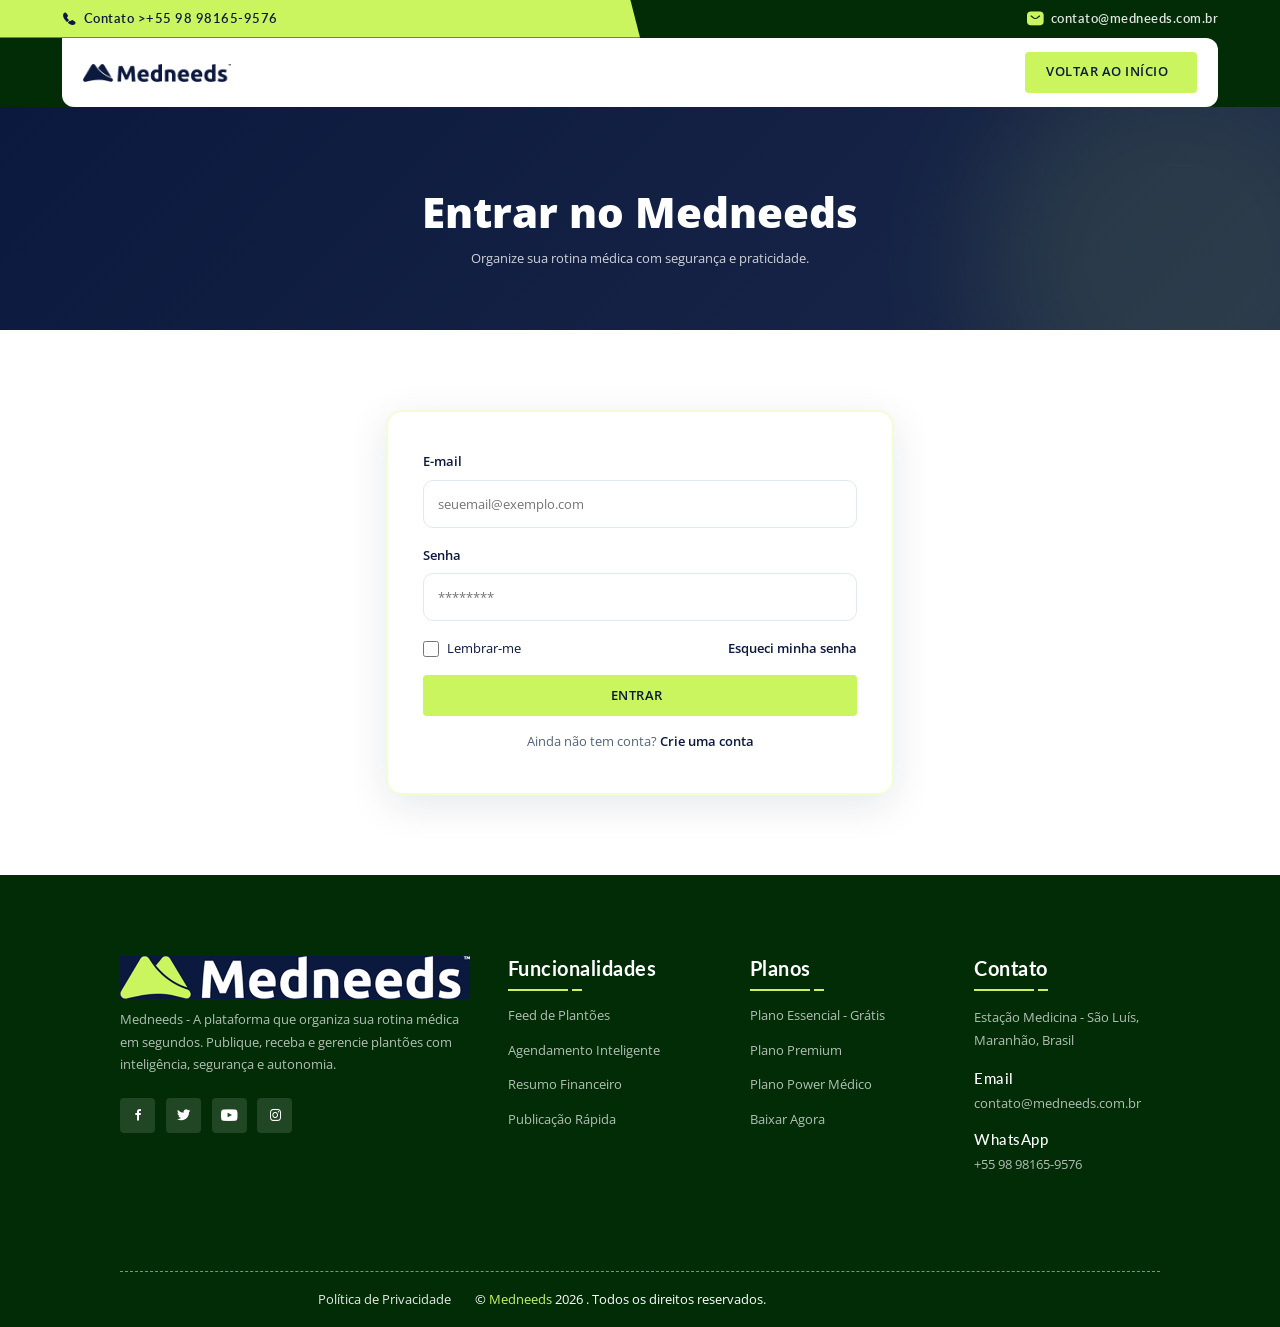
<file: login.html>
<!DOCTYPE html>
<html lang="pt-BR">
  <head>
    <meta charset="UTF-8" />
    <meta name="viewport" content="width=device-width, initial-scale=1.0" />
    <title>Login - Medneeds</title>

    <!-- Favicon -->
    <link rel="icon" type="image/png" href="assets/new/fav.png" />
    <link rel="shortcut icon" type="image/png" href="assets/new/fav.png" />

    <!-- libraries CSS -->
    <link rel="stylesheet" href="assets/icon/flaticon_err.css" />
    <link rel="stylesheet" href="assets/vendor/bootstrap/bootstrap.min.css" />
    <link rel="stylesheet" href="assets/vendor/splide/splide.min.css" />
    <link rel="stylesheet" href="assets/vendor/swiper/swiper-bundle.min.css" />
    <link rel="stylesheet" href="assets/vendor/animate-wow/animate.min.css" />
    <link rel="stylesheet" href="assets/vendor/slim-select/slimselect.css" />

    <!-- custom CSS -->
    <link rel="stylesheet" href="assets/css/style.css" />
    <link rel="stylesheet" href="assets/css/custom-overrides.css" />
  </head>

  <body>
    <div class="preloader" id="preloader">
      <div class="loader"></div>
    </div>

    <!-- SIDEBAR SECTION START -->
    <div class="ul-sidebar">
      <!-- header -->
      <div class="ul-sidebar-header">
        <div class="ul-sidebar-header-logo">
          <a href="index.html">
            <img src="assets/new/logo2.png" alt="logo" class="logo" />
          </a>
        </div>
        <!-- sidebar closer -->
        <button class="ul-sidebar-closer">
          <i class="flaticon-close"></i>
        </button>
      </div>

      <div class="ul-sidebar-header-nav-wrapper d-block d-lg-none"></div>

      <!-- sidebar content -->
      <div>
        <div class="ul-sidebar-txt-block">
          <span class="title ul-sidebar-footer-title">Sobre Nós</span>
          <p class="descr">
            Medneeds - A plataforma que organiza sua rotina médica em segundos.
            Publique, receba e gerencie plantões com inteligência, segurança e
            autonomia.
          </p>
        </div>

        <div class="ul-sidebar-txt-block">
          <span class="title ul-sidebar-footer-title">Localização</span>
          <p class="descr">
            <i class="flaticon-pin"></i
            ><span>Estação Medicina - São Luís, Maranhão, Brasil</span>
          </p>
        </div>

        <div class="ul-sidebar-txt-block">
          <span class="title ul-sidebar-footer-title">Contato</span>
          <p class="descr">
            <i class="flaticon-call"></i
            ><a href="tel:+5598981659576">+55 98 98165-9576</a>
          </p>
        </div>
      </div>

      <!-- sidebar footer -->
      <div class="ul-sidebar-footer">
        <span class="ul-sidebar-footer-title">Siga-nos</span>

        <div class="ul-sidebar-footer-social">
          <a href="#"><i class="flaticon-facebook"></i></a>
          <a href="#"><i class="flaticon-twitter"></i></a>
          <a href="#"><i class="flaticon-instagram"></i></a>
          <a href="#"><i class="flaticon-youtube"></i></a>
        </div>
      </div>
    </div>
    <!-- SIDEBAR SECTION END -->

    <!-- SEARCH MODAL SECTION START -->
    <div class="ul-search-form-wrapper flex-grow-1 flex-shrink-0">
      <button class="ul-search-closer"><i class="flaticon-close"></i></button>

      <form action="#" class="ul-search-form">
        <div class="ul-search-form-right">
          <input
            type="search"
            name="search"
            id="ul-search"
            placeholder="Buscar Aqui"
          />
          <button type="submit">
            <span class="icon"><i class="flaticon-search"></i></span>
          </button>
        </div>
      </form>
    </div>
    <!-- SEARCH MODAL SECTION END -->

    <!-- HEADER SECTION START -->
    <header class="ul-header">
      <div class="ul-header-top">
        <div class="ul-header-container">
          <div class="row align-items-center gy-2">
            <div class="col-md-7 col-sm-5">
              <div class="ul-header-top-infos">
                <span class="ul-header-top-info" style="color: #0b193e">
                  <i class="flaticon-call" style="color: #0b193e"></i>
                  <span class="txt">
                    <span class="title">Contato</span>
                    <a
                      href="tel:+5598981659576"
                      class="value"
                      style="color: #0b193e"
                    >
                      >+55 98 98165-9576</a
                    >
                  </span>
                </span>
              </div>
            </div>

            <!-- header top right -->
            <div class="col-md-5 col-7 d-none d-sm-block">
              <div
                class="ul-header-top-infos justify-content-sm-end justify-content-center"
              >
                <span class="ul-header-top-info ul-header-top-email">
                  <i class="flaticon-envelope" style="color: #caf55f"></i>
                  <span class="txt">
                    <span class="value"
                      ><a href="mailto:contato@medneeds.com.br" class="value"
                        >contato@medneeds.com.br</a
                      ></span
                    >
                  </span>
                </span>
              </div>
            </div>
          </div>
        </div>
      </div>

      <div class="ul-header-bottom ul-header-container to-be-sticky">
        <div class="ul-header-bottom-content">
          <div class="ul-header-bottom-left">
            <div class="logo-container">
              <a href="index.html" class="d-inline-block"
                ><img src="assets/new/logo2.png" alt="logo" class="logo"
              /></a>
            </div>
          </div>

          <div class="ul-header-bottom-right">
            <a
              href="index.html"
              class="ul-btn d-sm-inline-flex d-none custom-download-btn"
              style="background: #caf55f; border-color: #caf55f; color: #0b193e"
              >VOLTAR AO INÍCIO <i class="flaticon-top-right"></i
            ></a>
            <style>
              .custom-download-btn:hover {
                background: #0b193e !important;
                color: #caf55f !important;
                border-color: #0b193e !important;
              }
              .custom-download-btn:hover i {
                color: #caf55f !important;
              }
              .custom-download-btn i {
                color: #0b193e;
                transition: color 0.2s;
              }
            </style>
          </div>
        </div>
      </div>
    </header>
    <!-- HEADER SECTION END -->

    <main>
      <!-- HERO/INTRO SECTION START -->
      <section class="login-hero">
        <div class="ul-container">
          <div class="login-hero-inner">
            <h1>Entrar no Medneeds</h1>
            <p>Organize sua rotina médica com segurança e praticidade.</p>
          </div>
        </div>
      </section>
      <!-- HERO/INTRO SECTION END -->

      <!-- LOGIN SECTION START -->
      <section class="ul-section-spacing">
        <div class="ul-container">
          <div class="row justify-content-center">
            <div class="col-lg-6 col-md-8">
              <div class="login-card">
                <form action="#" method="post" novalidate>
                  <div class="form-group">
                    <label for="email">E-mail</label>
                    <input
                      type="email"
                      id="email"
                      name="email"
                      placeholder="seuemail@exemplo.com"
                      required
                    />
                  </div>

                  <div class="form-group">
                    <label for="password">Senha</label>
                    <input
                      type="password"
                      id="password"
                      name="password"
                      placeholder="********"
                      required
                    />
                  </div>

                  <div class="form-row">
                    <label class="checkbox">
                      <input type="checkbox" id="remember" />
                      <span>Lembrar-me</span>
                    </label>
                    <a href="#" class="link">Esqueci minha senha</a>
                  </div>

                  <button type="submit" class="ul-btn submit-btn">
                    ENTRAR <i class="flaticon-top-right"></i>
                  </button>

                  <p class="signup-text">
                    Ainda não tem conta?
                    <a href="#" class="link">Crie uma conta</a>
                  </p>
                </form>
              </div>
            </div>
          </div>
        </div>
      </section>
      <!-- LOGIN SECTION END -->
    </main>

    <!-- FOOTER SECTION START -->
    <footer class="ul-footer">
      <div class="ul-container">
        <!-- footer top -->
        <div class="ul-footer-top ul-section-spacing">
          <div class="ul-footer-top-wrapper wow animate__fadeInUp">
            <div class="ul-footer-about">
              <a href="index.html" class="logo-wrapper"
                ><img src="assets/new/newLogo.png" alt="logo"
              /></a>
              <p class="ul-footer-about-txt">
                Medneeds - A plataforma que organiza sua rotina médica em
                segundos. Publique, receba e gerencie plantões com inteligência,
                segurança e autonomia.
              </p>

              <div class="ul-footer-socials">
                <a href="#"><i class="flaticon-facebook"></i></a>
                <a href="#"><i class="flaticon-twitter"></i></a>
                <a href="#"><i class="flaticon-youtube"></i></a>
                <a href="#"><i class="flaticon-instagram"></i></a>
              </div>
            </div>

            <div class="ul-footer-widget">
              <h3 class="ul-footer-widget-title">Funcionalidades</h3>

              <div class="ul-footer-widget-links">
                <a href="index.html#feed">Feed de Plantões</a>
                <a href="index.html#agendamento">Agendamento Inteligente</a>
                <a href="index.html#financeiro">Resumo Financeiro</a>
                <a href="index.html#publicacao">Publicação Rápida</a>
              </div>
            </div>

            <div class="ul-footer-widget">
              <h3 class="ul-footer-widget-title">Planos</h3>

              <div class="ul-footer-widget-links">
                <a href="index.html#planos">Plano Essencial - Grátis</a>
                <a href="index.html#planos">Plano Premium</a>
                <a href="index.html#planos">Plano Power Médico</a>
                <a href="index.html#download">Baixar Agora</a>
              </div>
            </div>

            <div class="ul-footer-widget ul-footer-contact-widget">
              <h3 class="ul-footer-widget-title">Contato</h3>

              <div class="ul-footer-widget-links">
                <p class="ul-footer-widget-address mb-0">
                  Estação Medicina - São Luís, Maranhão, Brasil
                </p>
                <div class="ul-footer-contact-info">
                  <span class="ul-footer-contact-info-label">Email</span>
                  <span class="ul-footer-contact-info-address"
                    ><a href="mailto:contato@medneeds.com.br"
                      >contato@medneeds.com.br</a
                    ></span
                  >
                </div>
                <div class="ul-footer-contact-info">
                  <span class="ul-footer-contact-info-label">WhatsApp</span>
                  <span class="ul-footer-contact-info-address"
                    ><a href="tel:+5598981659576">+55 98 98165-9576</a></span
                  >
                </div>
              </div>
            </div>
          </div>
        </div>

        <!-- footer bottom -->
        <div class="ul-footer-bottom">
          <div
            class="row row-cols-xl-3 row-cols-md-2 row-cols-1 align-items-center gy-4"
          >
            <div class="col">
              <p class="copyright-txt">
                &copy; <span class="colored">Medneeds</span>
                <script>
                  document.write(new Date().getFullYear());
                </script>
                . Todos os direitos reservados.
              </p>
            </div>

            <!-- links -->
            <div class="col-xl col-12">
              <div class="ul-footer-bottom-links">
                <a href="privacy-policy.html">Política de Privacidade</a>
              </div>
            </div>
          </div>
        </div>
      </div>
    </footer>
    <!-- FOOTER SECTION END -->

    <!-- libraries JS -->
    <script src="assets/vendor/bootstrap/bootstrap.bundle.min.js"></script>
    <script src="assets/vendor/splide/splide.min.js"></script>
    <script src="assets/vendor/splide/splide-extension-auto-scroll.min.js"></script>
    <script src="assets/vendor/swiper/swiper-bundle.min.js"></script>
    <script src="assets/vendor/animate-wow/wow.min.js"></script>
    <script src="assets/vendor/fslightbox/fslightbox.js"></script>
    <script src="assets/vendor/slim-select/slimselect.min.js"></script>

    <!-- custom JS -->
    <script src="assets/js/main.js"></script>
    <script src="assets/js/tab.js"></script>
    <script src="assets/js/accordion.js"></script>
    <script src="assets/js/progressbar.js"></script>

    <style>
      .login-hero {
        background: linear-gradient(135deg, #0b193e 0%, #1a2749 100%);
        padding: 80px 0 60px;
        position: relative;
        overflow: hidden;
      }

      .login-hero::before {
        content: "";
        position: absolute;
        top: -50px;
        right: -100px;
        width: 400px;
        height: 400px;
        background: #caf55f;
        border-radius: 50%;
        opacity: 0.1;
        filter: blur(60px);
      }

      .login-hero-inner {
        position: relative;
        z-index: 1;
        text-align: center;
      }

      .login-hero-inner h1 {
        font-size: 42px;
        font-weight: 800;
        color: #ffffff;
        margin-bottom: 10px;
      }

      .login-hero-inner p {
        color: rgba(255, 255, 255, 0.8);
        margin: 0;
      }

      .login-card {
        background: #ffffff;
        padding: 40px 35px;
        border-radius: 16px;
        box-shadow: 0 10px 40px rgba(11, 25, 62, 0.1);
        border: 2px solid rgba(202, 245, 95, 0.25);
      }

      .form-group {
        margin-bottom: 18px;
      }

      .form-group label {
        display: block;
        font-weight: 600;
        color: #0b193e;
        margin-bottom: 8px;
      }

      .form-group input[type="email"],
      .form-group input[type="password"] {
        width: 100%;
        height: 48px;
        border-radius: 10px;
        border: 1.5px solid #e2e8f0;
        padding: 0 14px;
        outline: none;
        transition: all 0.2s ease;
        background: #fff;
      }

      .form-group input:focus {
        border-color: #caf55f;
        box-shadow: 0 0 0 4px rgba(202, 245, 95, 0.2);
      }

      .form-row {
        display: flex;
        align-items: center;
        justify-content: space-between;
        margin: 6px 0 16px;
      }

      .checkbox {
        display: inline-flex;
        align-items: center;
        gap: 8px;
        cursor: pointer;
        user-select: none;
        color: #0b193e;
      }

      .checkbox input[type="checkbox"] {
        width: 16px;
        height: 16px;
        accent-color: #0b193e;
      }

      .link {
        color: #0b193e;
        text-decoration: none;
        font-weight: 600;
      }

      .link:hover {
        text-decoration: underline;
      }

      .submit-btn {
        background: #caf55f;
        border-color: #caf55f;
        color: #0b193e;
        width: 100%;
        justify-content: center;
        transition: all 0.2s ease;
      }

      .submit-btn:hover {
        background: #0b193e !important;
        color: #caf55f !important;
        border-color: #0b193e !important;
      }

      .signup-text {
        text-align: center;
        margin: 14px 0 0;
        color: #53627c;
      }

      @media (max-width: 768px) {
        .login-hero-inner h1 {
          font-size: 32px;
        }
        .login-card {
          padding: 28px 22px;
        }
      }
    </style>
  </body>
</html>
</file>
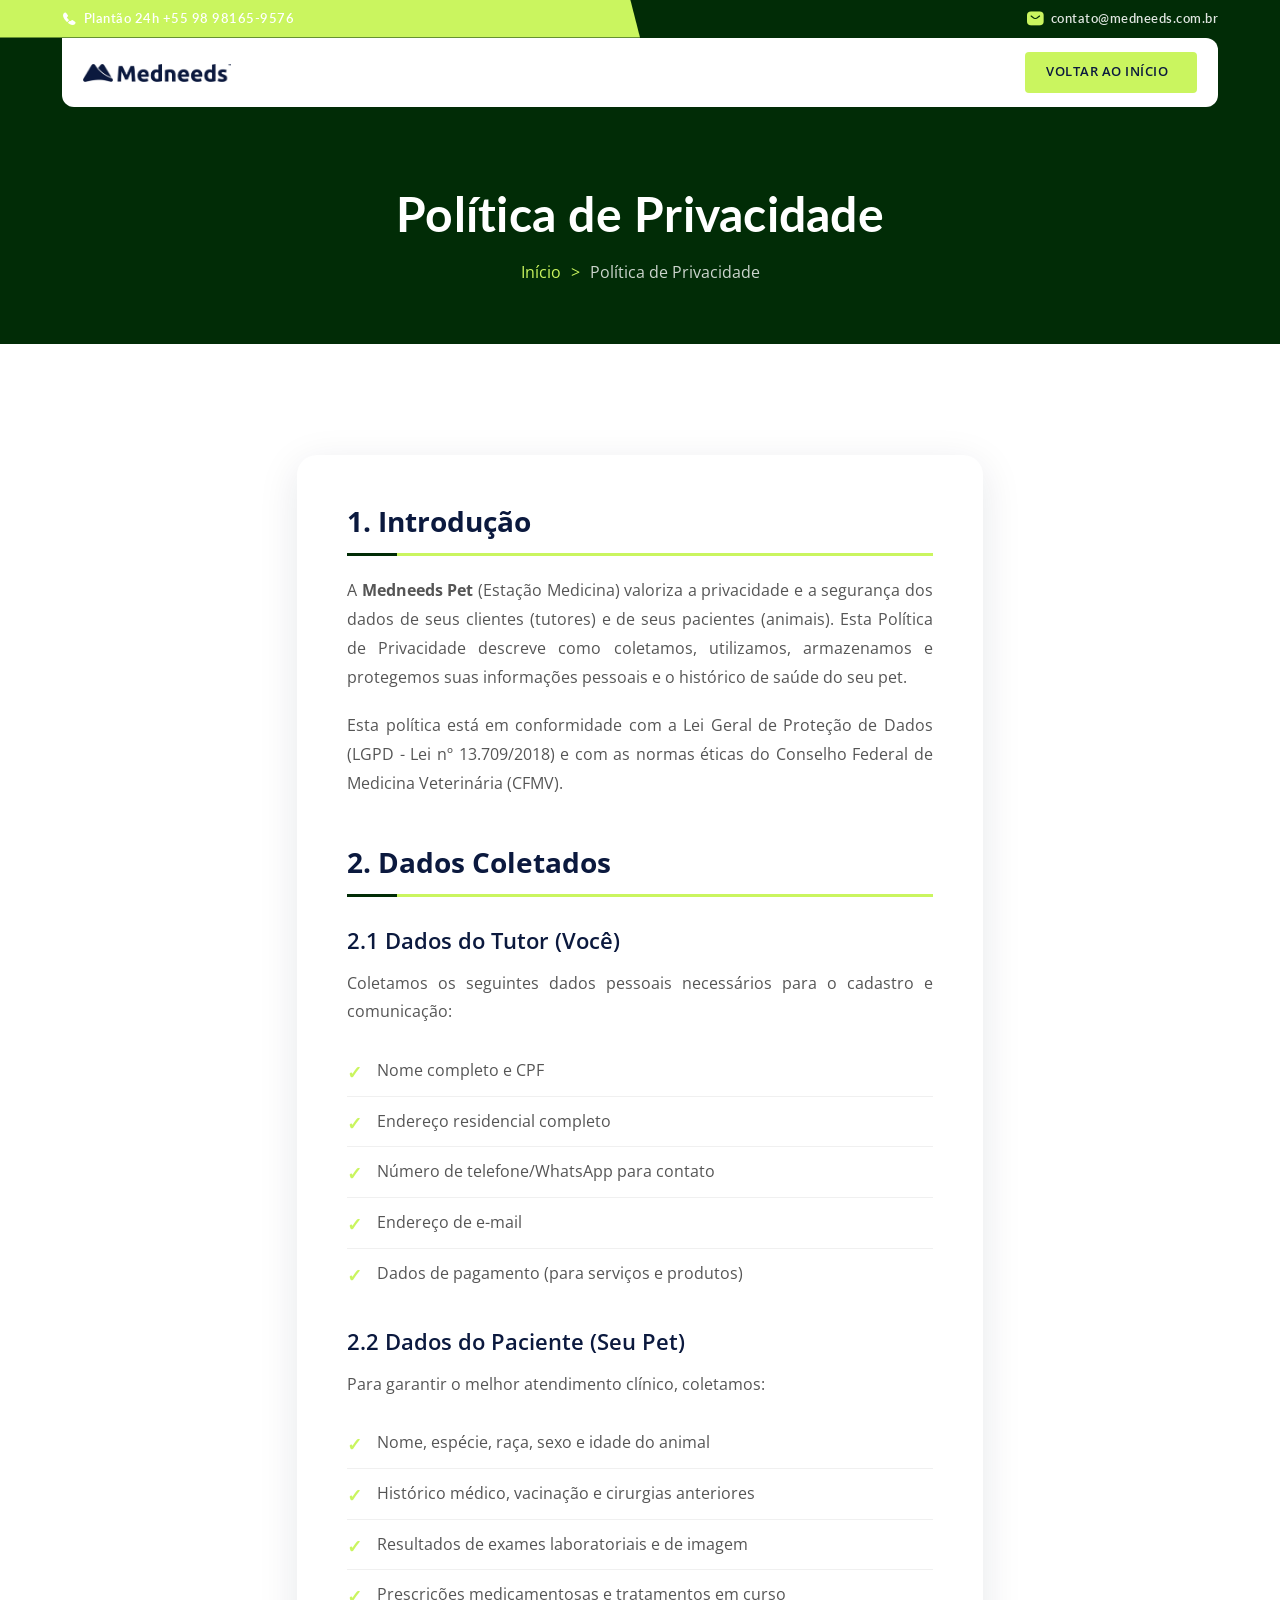
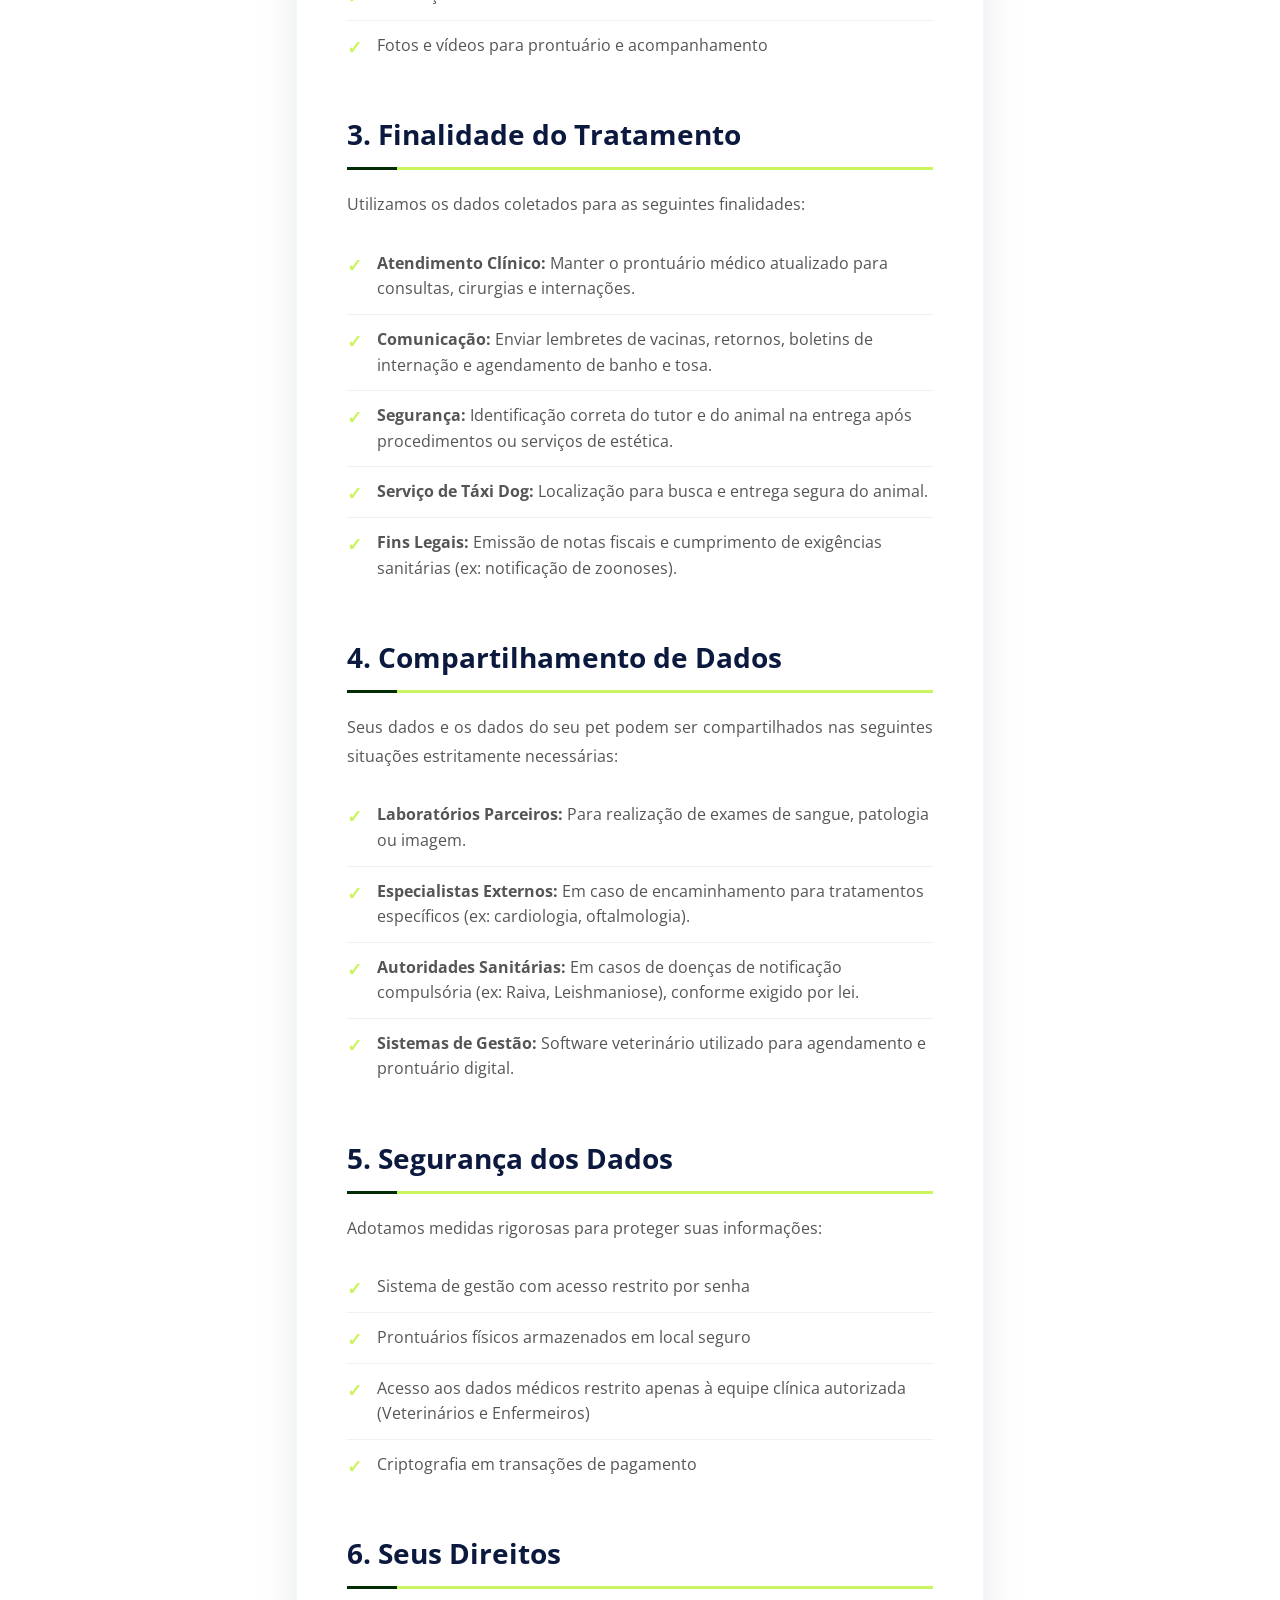
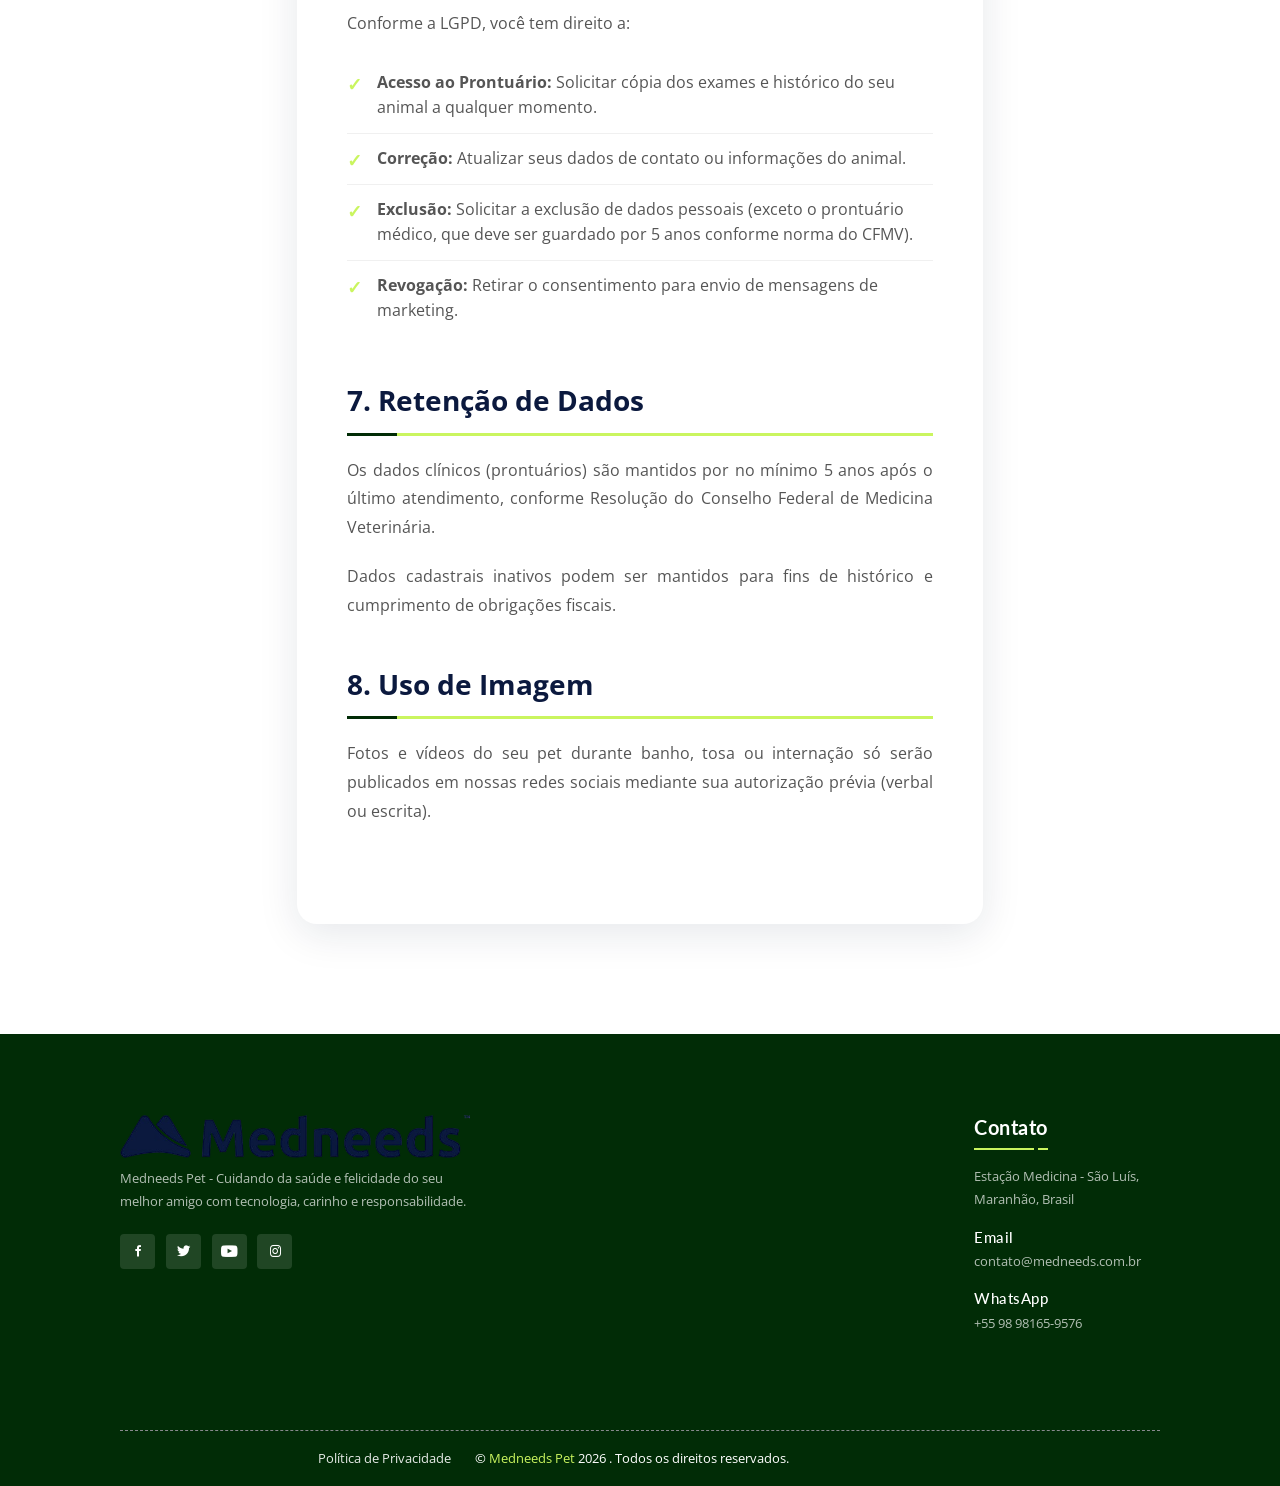
<file: privacy-policy.html>
<!DOCTYPE html>
<html lang="pt-BR">
  <head>
    <meta charset="UTF-8" />
    <meta name="viewport" content="width=device-width, initial-scale=1.0" />
    <title>Política de Privacidade - Medneeds Pet</title>

    <link rel="icon" type="image/png" href="assets/new/fav.png" />
    <link rel="shortcut icon" type="image/png" href="assets/new/fav.png" />

    <link rel="stylesheet" href="assets/icon/flaticon_err.css" />
    <link rel="stylesheet" href="assets/vendor/bootstrap/bootstrap.min.css" />
    <link rel="stylesheet" href="assets/vendor/splide/splide.min.css" />
    <link rel="stylesheet" href="assets/vendor/swiper/swiper-bundle.min.css" />
    <link rel="stylesheet" href="assets/vendor/animate-wow/animate.min.css" />
    <link rel="stylesheet" href="assets/vendor/slim-select/slimselect.css" />

    <link rel="stylesheet" href="assets/css/style.css" />
    <link rel="stylesheet" href="assets/css/custom-overrides.css" />
  </head>

  <body>
    <div class="preloader" id="preloader">
      <div class="loader"></div>
    </div>

    <div class="ul-sidebar">
      <div class="ul-sidebar-header">
        <div class="ul-sidebar-header-logo">
          <a href="index.html">
            <img src="assets/new/logo2.png" alt="logo" class="logo" />
          </a>
        </div>
        <button class="ul-sidebar-closer">
          <i class="flaticon-close"></i>
        </button>
      </div>

      <div class="ul-sidebar-header-nav-wrapper d-block d-lg-none"></div>

      <div>
        <div class="ul-sidebar-txt-block">
          <span class="title ul-sidebar-footer-title">Sobre Nós</span>
          <p class="descr">
            Medneeds Pet - Cuidado completo para seu melhor amigo. Clínica
            veterinária, exames, banho e tosa com amor e tecnologia.
          </p>
        </div>

        <div class="ul-sidebar-txt-block">
          <span class="title ul-sidebar-footer-title">Localização</span>
          <p class="descr">
            <i class="flaticon-pin"></i><span>Estação Medicina - São Luís, Maranhão, Brasil</span>
          </p>
        </div>

        <div class="ul-sidebar-txt-block">
          <span class="title ul-sidebar-footer-title">Contato</span>
          <p class="descr">
            <i class="flaticon-call"></i><a href="tel:+5598981659576">+55 98 98165-9576</a>
          </p>
        </div>
      </div>

      <div class="ul-sidebar-footer">
        <span class="ul-sidebar-footer-title">Siga-nos</span>

        <div class="ul-sidebar-footer-social">
          <a href="#"><i class="flaticon-facebook"></i></a>
          <a href="#"><i class="flaticon-twitter"></i></a>
          <a href="#"><i class="flaticon-instagram"></i></a>
          <a href="#"><i class="flaticon-youtube"></i></a>
        </div>
      </div>
    </div>
    <header class="ul-header">
      <div class="ul-header-top">
        <div class="ul-header-container">
          <div class="row align-items-center gy-2">
            <div class="col-md-7 col-sm-5">
              <div class="ul-header-top-infos">
                <span class="ul-header-top-info" style="color: #ffffff">
                  <i class="flaticon-call" style="color: #ffffff"></i>
                  <span class="txt">
                    <span class="title">Plantão 24h</span>
                    <a
                      href="tel:+5598981659576"
                      class="value"
                      style="color: #ffffff"
                      >+55 98 98165-9576</a
                    >
                  </span>
                </span>
              </div>
            </div>

            <div class="col-md-5 col-7 d-none d-sm-block">
              <div
                class="ul-header-top-infos justify-content-sm-end justify-content-center"
              >
                <span class="ul-header-top-info ul-header-top-email">
                  <i class="flaticon-envelope" style="color: #caf55f"></i>
                  <span class="txt">
                    <span class="value"
                      ><a href="mailto:contato@medneeds.com.br" class="value"
                        >contato@medneeds.com.br</a
                      ></span
                    >
                  </span>
                </span>
              </div>
            </div>
          </div>
        </div>
      </div>

      <div class="ul-header-bottom ul-header-container to-be-sticky">
        <div class="ul-header-bottom-content">
          <div class="ul-header-bottom-left">
            <div class="logo-container">
              <a href="index.html" class="d-inline-block"
                ><img src="assets/new/logo2.png" alt="logo" class="logo"
              /></a>
            </div>
          </div>

          <div class="ul-header-bottom-right">
            <a
              href="index.html"
              class="ul-btn d-sm-inline-flex d-none custom-download-btn"
              style="background: #caf55f; border-color: #caf55f; color: #0b193e"
              >VOLTAR AO INÍCIO <i class="flaticon-top-right"></i
            ></a>
            <style>
              .custom-download-btn:hover {
                background: #0b193e !important;
                color: #caf55f !important;
                border-color: #0b193e !important;
              }
              .custom-download-btn:hover i {
                color: #caf55f !important;
              }
              .custom-download-btn i {
                color: #0b193e;
                transition: color 0.2s;
              }
            </style>
          </div>
        </div>
      </div>
    </header>
    <main>
      <section style="background: #012c06; padding: 80px 0 60px">
        <div class="ul-container">
          <div class="ul-breadcrumb-content">
            <h1 class="ul-breadcrumb-title">Política de Privacidade</h1>
            <ul class="ul-breadcrumb-list">
              <li><a href="index.html">Início</a></li>
              <li>Política de Privacidade</li>
            </ul>
          </div>
        </div>
      </section>
      <section class="ul-section-spacing">
        <div class="ul-container">
          <div class="row">
            <div class="col-lg-8 mx-auto">
              <div class="privacy-policy-content">
                <div class="privacy-section mb-5">
                  <h2 class="privacy-title">1. Introdução</h2>
                  <p class="privacy-text">
                    A <strong>Medneeds Pet</strong> (Estação Medicina) valoriza a
                    privacidade e a segurança dos dados de seus clientes (tutores) e
                    de seus pacientes (animais). Esta Política de Privacidade
                    descreve como coletamos, utilizamos, armazenamos e protegemos
                    suas informações pessoais e o histórico de saúde do seu pet.
                  </p>
                  <p class="privacy-text">
                    Esta política está em conformidade com a Lei Geral de
                    Proteção de Dados (LGPD - Lei nº 13.709/2018) e com as normas
                    éticas do Conselho Federal de Medicina Veterinária (CFMV).
                  </p>
                </div>

                <div class="privacy-section mb-5">
                  <h2 class="privacy-title">2. Dados Coletados</h2>
                  <h3 class="privacy-subtitle">2.1 Dados do Tutor (Você)</h3>
                  <p class="privacy-text">
                    Coletamos os seguintes dados pessoais necessários para o
                    cadastro e comunicação:
                  </p>
                  <ul class="privacy-list">
                    <li>Nome completo e CPF</li>
                    <li>Endereço residencial completo</li>
                    <li>Número de telefone/WhatsApp para contato</li>
                    <li>Endereço de e-mail</li>
                    <li>Dados de pagamento (para serviços e produtos)</li>
                  </ul>

                  <h3 class="privacy-subtitle">2.2 Dados do Paciente (Seu Pet)</h3>
                  <p class="privacy-text">
                    Para garantir o melhor atendimento clínico, coletamos:
                  </p>
                  <ul class="privacy-list">
                    <li>Nome, espécie, raça, sexo e idade do animal</li>
                    <li>Histórico médico, vacinação e cirurgias anteriores</li>
                    <li>Resultados de exames laboratoriais e de imagem</li>
                    <li>Prescrições medicamentosas e tratamentos em curso</li>
                    <li>Fotos e vídeos para prontuário e acompanhamento</li>
                  </ul>
                </div>

                <div class="privacy-section mb-5">
                  <h2 class="privacy-title">3. Finalidade do Tratamento</h2>
                  <p class="privacy-text">
                    Utilizamos os dados coletados para as seguintes finalidades:
                  </p>
                  <ul class="privacy-list">
                    <li>
                      <strong>Atendimento Clínico:</strong> Manter o prontuário
                      médico atualizado para consultas, cirurgias e internações.
                    </li>
                    <li>
                      <strong>Comunicação:</strong> Enviar lembretes de vacinas,
                      retornos, boletins de internação e agendamento de banho e
                      tosa.
                    </li>
                    <li>
                      <strong>Segurança:</strong> Identificação correta do tutor e
                      do animal na entrega após procedimentos ou serviços de
                      estética.
                    </li>
                    <li>
                      <strong>Serviço de Táxi Dog:</strong> Localização para busca e
                      entrega segura do animal.
                    </li>
                    <li>
                      <strong>Fins Legais:</strong> Emissão de notas fiscais e
                      cumprimento de exigências sanitárias (ex: notificação de
                      zoonoses).
                    </li>
                  </ul>
                </div>

                <div class="privacy-section mb-5">
                  <h2 class="privacy-title">4. Compartilhamento de Dados</h2>
                  <p class="privacy-text">
                    Seus dados e os dados do seu pet podem ser compartilhados nas
                    seguintes situações estritamente necessárias:
                  </p>
                  <ul class="privacy-list">
                    <li>
                      <strong>Laboratórios Parceiros:</strong> Para realização de
                      exames de sangue, patologia ou imagem.
                    </li>
                    <li>
                      <strong>Especialistas Externos:</strong> Em caso de
                      encaminhamento para tratamentos específicos (ex: cardiologia,
                      oftalmologia).
                    </li>
                    <li>
                      <strong>Autoridades Sanitárias:</strong> Em casos de doenças
                      de notificação compulsória (ex: Raiva, Leishmaniose),
                      conforme exigido por lei.
                    </li>
                    <li>
                      <strong>Sistemas de Gestão:</strong> Software veterinário
                      utilizado para agendamento e prontuário digital.
                    </li>
                  </ul>
                </div>

                <div class="privacy-section mb-5">
                  <h2 class="privacy-title">5. Segurança dos Dados</h2>
                  <p class="privacy-text">
                    Adotamos medidas rigorosas para proteger suas informações:
                  </p>
                  <ul class="privacy-list">
                    <li>Sistema de gestão com acesso restrito por senha</li>
                    <li>Prontuários físicos armazenados em local seguro</li>
                    <li>
                      Acesso aos dados médicos restrito apenas à equipe clínica
                      autorizada (Veterinários e Enfermeiros)
                    </li>
                    <li>Criptografia em transações de pagamento</li>
                  </ul>
                </div>

                <div class="privacy-section mb-5">
                  <h2 class="privacy-title">6. Seus Direitos</h2>
                  <p class="privacy-text">
                    Conforme a LGPD, você tem direito a:
                  </p>
                  <ul class="privacy-list">
                    <li>
                      <strong>Acesso ao Prontuário:</strong> Solicitar cópia dos
                      exames e histórico do seu animal a qualquer momento.
                    </li>
                    <li>
                      <strong>Correção:</strong> Atualizar seus dados de contato ou
                      informações do animal.
                    </li>
                    <li>
                      <strong>Exclusão:</strong> Solicitar a exclusão de dados
                      pessoais (exceto o prontuário médico, que deve ser guardado
                      por 5 anos conforme norma do CFMV).
                    </li>
                    <li>
                      <strong>Revogação:</strong> Retirar o consentimento para
                      envio de mensagens de marketing.
                    </li>
                  </ul>
                </div>

                <div class="privacy-section mb-5">
                  <h2 class="privacy-title">7. Retenção de Dados</h2>
                  <p class="privacy-text">
                    Os dados clínicos (prontuários) são mantidos por no mínimo 5
                    anos após o último atendimento, conforme Resolução do Conselho
                    Federal de Medicina Veterinária.
                  </p>
                  <p class="privacy-text">
                    Dados cadastrais inativos podem ser mantidos para fins de
                    histórico e cumprimento de obrigações fiscais.
                  </p>
                </div>

                <div class="privacy-section mb-5">
                  <h2 class="privacy-title">8. Uso de Imagem</h2>
                  <p class="privacy-text">
                    Fotos e vídeos do seu pet durante banho, tosa ou internação só
                    serão publicados em nossas redes sociais mediante sua
                    autorização prévia (verbal ou escrita).
                  </p>
                </div>
              </div>
            </div>
          </div>
        </div>
      </section>
      </main>

    <footer class="ul-footer">
      <div class="ul-container">
        <div class="ul-footer-top ul-section-spacing">
          <div class="ul-footer-top-wrapper wow animate__fadeInUp">
            <div class="ul-footer-about">
              <a href="index.html" class="logo-wrapper"
                ><img src="assets/new/logo2-removebg-preview.png" alt="logo"
              /></a>
              <p class="ul-footer-about-txt">
                Medneeds Pet - Cuidando da saúde e felicidade do seu melhor amigo
                com tecnologia, carinho e responsabilidade.
              </p>

              <div class="ul-footer-socials">
                <a href="#"><i class="flaticon-facebook"></i></a>
                <a href="#"><i class="flaticon-twitter"></i></a>
                <a href="#"><i class="flaticon-youtube"></i></a>
                <a href="#"><i class="flaticon-instagram"></i></a>
              </div>
            </div>

            <div class="ul-footer-widget ul-footer-contact-widget">
              <h3 class="ul-footer-widget-title">Contato</h3>

              <div class="ul-footer-widget-links">
                <p class="ul-footer-widget-address mb-0">
                  Estação Medicina - São Luís, Maranhão, Brasil
                </p>
                <div class="ul-footer-contact-info">
                  <span class="ul-footer-contact-info-label">Email</span>
                  <span class="ul-footer-contact-info-address"
                    ><a href="mailto:contato@medneeds.com.br"
                      >contato@medneeds.com.br</a
                    ></span
                  >
                </div>
                <div class="ul-footer-contact-info">
                  <span class="ul-footer-contact-info-label">WhatsApp</span>
                  <span class="ul-footer-contact-info-address"
                    ><a href="tel:+5598981659576">+55 98 98165-9576</a></span
                  >
                </div>
              </div>
            </div>
          </div>
        </div>

        <div class="ul-footer-bottom">
          <div
            class="row row-cols-xl-3 row-cols-md-2 row-cols-1 align-items-center gy-4"
          >
            <div class="col">
              <p class="copyright-txt">
                &copy; <span class="colored">Medneeds Pet</span>
                <script>
                  document.write(new Date().getFullYear());
                </script>
                . Todos os direitos reservados.
              </p>
            </div>

            <div class="col-xl col-12">
              <div class="ul-footer-bottom-links">
                <a href="privacy-policy.html">Política de Privacidade</a>
              </div>
            </div>
          </div>
        </div>
      </div>
    </footer>
    <script src="assets/vendor/bootstrap/bootstrap.bundle.min.js"></script>
    <script src="assets/vendor/splide/splide.min.js"></script>
    <script src="assets/vendor/splide/splide-extension-auto-scroll.min.js"></script>
    <script src="assets/vendor/swiper/swiper-bundle.min.js"></script>
    <script src="assets/vendor/animate-wow/wow.min.js"></script>
    <script src="assets/vendor/fslightbox/fslightbox.js"></script>
    <script src="assets/vendor/slim-select/slimselect.min.js"></script>

    <script src="assets/js/main.js"></script>
    <script src="assets/js/tab.js"></script>
    <script src="assets/js/accordion.js"></script>
    <script src="assets/js/progressbar.js"></script>

    <style>
      /* Privacy Policy Specific Styles */
      .privacy-policy-content {
        background: #ffffff;
        padding: 50px;
        border-radius: 20px;
        box-shadow: 0 10px 40px rgba(11, 25, 62, 0.1);
        margin: 30px 0;
      }

      .privacy-title {
        font-size: 28px;
        font-weight: 700;
        color: #0b193e;
        margin-bottom: 20px;
        padding-bottom: 15px;
        border-bottom: 3px solid #caf55f;
        position: relative;
      }

      .privacy-title::before {
        content: "";
        position: absolute;
        bottom: -3px;
        left: 0;
        width: 50px;
        height: 3px;
        background: #012c06;
      }

      .privacy-subtitle {
        font-size: 22px;
        font-weight: 600;
        color: #0b193e;
        margin: 30px 0 15px 0;
      }

      .privacy-text {
        font-size: 16px;
        line-height: 1.8;
        color: #555;
        margin-bottom: 20px;
        text-align: justify;
      }

      .privacy-list {
        margin: 20px 0;
        padding-left: 0;
        list-style: none;
      }

      .privacy-list li {
        padding: 12px 0;
        padding-left: 30px;
        position: relative;
        font-size: 16px;
        line-height: 1.6;
        color: #555;
        border-bottom: 1px solid #f0f0f0;
      }

      .privacy-list li::before {
        content: "✓";
        position: absolute;
        left: 0;
        top: 12px;
        color: #caf55f;
        font-weight: bold;
        font-size: 18px;
      }

      .privacy-list li:last-child {
        border-bottom: none;
      }

      .contact-info {
        background: #f8f9fa;
        padding: 25px;
        border-radius: 15px;
        border-left: 4px solid #caf55f;
        margin: 20px 0;
      }

      .contact-info p {
        margin: 10px 0;
        font-size: 16px;
        color: #333;
      }

      .effective-date {
        background: linear-gradient(135deg, #0b193e 0%, #1a2749 100%);
        color: white;
        padding: 25px;
        border-radius: 15px;
        text-align: center;
        margin-top: 40px;
      }

      .effective-date p {
        margin: 8px 0;
        font-size: 16px;
      }

      /* Breadcrumb Styles */
      .ul-breadcrumb {
        background: linear-gradient(135deg, #0b193e 0%, #1a2749 100%);
        padding: 80px 0 60px;
        position: relative;
        overflow: hidden;
      }

      .ul-breadcrumb::before {
        content: "";
        position: absolute;
        top: -50px;
        right: -100px;
        width: 400px;
        height: 400px;
        background: #caf55f;
        border-radius: 50%;
        opacity: 0.1;
        filter: blur(60px);
      }

      .ul-breadcrumb-content {
        position: relative;
        z-index: 1;
        text-align: center;
      }

      .ul-breadcrumb-title {
        font-size: 48px;
        font-weight: 700;
        color: white;
        margin-bottom: 20px;
      }

      .ul-breadcrumb-list {
        list-style: none;
        padding: 0;
        margin: 0;
        display: flex;
        justify-content: center;
        align-items: center;
        gap: 10px;
      }

      .ul-breadcrumb-list li {
        color: rgba(255, 255, 255, 0.8);
        font-size: 16px;
      }

      .ul-breadcrumb-list li:not(:last-child)::after {
        content: ">";
        margin-left: 10px;
        color: #caf55f;
      }

      .ul-breadcrumb-list a {
        color: #caf55f;
        text-decoration: none;
        transition: color 0.3s ease;
      }

      .ul-breadcrumb-list a:hover {
        color: white;
      }

      /* Responsive Design */
      @media (max-width: 768px) {
        .privacy-policy-content {
          padding: 30px 20px;
          margin: 20px 0;
        }

        .privacy-title {
          font-size: 24px;
        }

        .privacy-subtitle {
          font-size: 20px;
        }

        .ul-breadcrumb-title {
          font-size: 36px;
        }

        .ul-breadcrumb-list {
          flex-direction: column;
          gap: 5px;
        }

        .ul-breadcrumb-list li:not(:last-child)::after {
          display: none;
        }
      }

      /* Animation */
      .privacy-section {
        animation: fadeInUp 0.6s ease-out;
      }

      @keyframes fadeInUp {
        from {
          opacity: 0;
          transform: translateY(30px);
        }
        to {
          opacity: 1;
          transform: translateY(0);
        }
      }
    </style>
  </body>
</html>
</file>
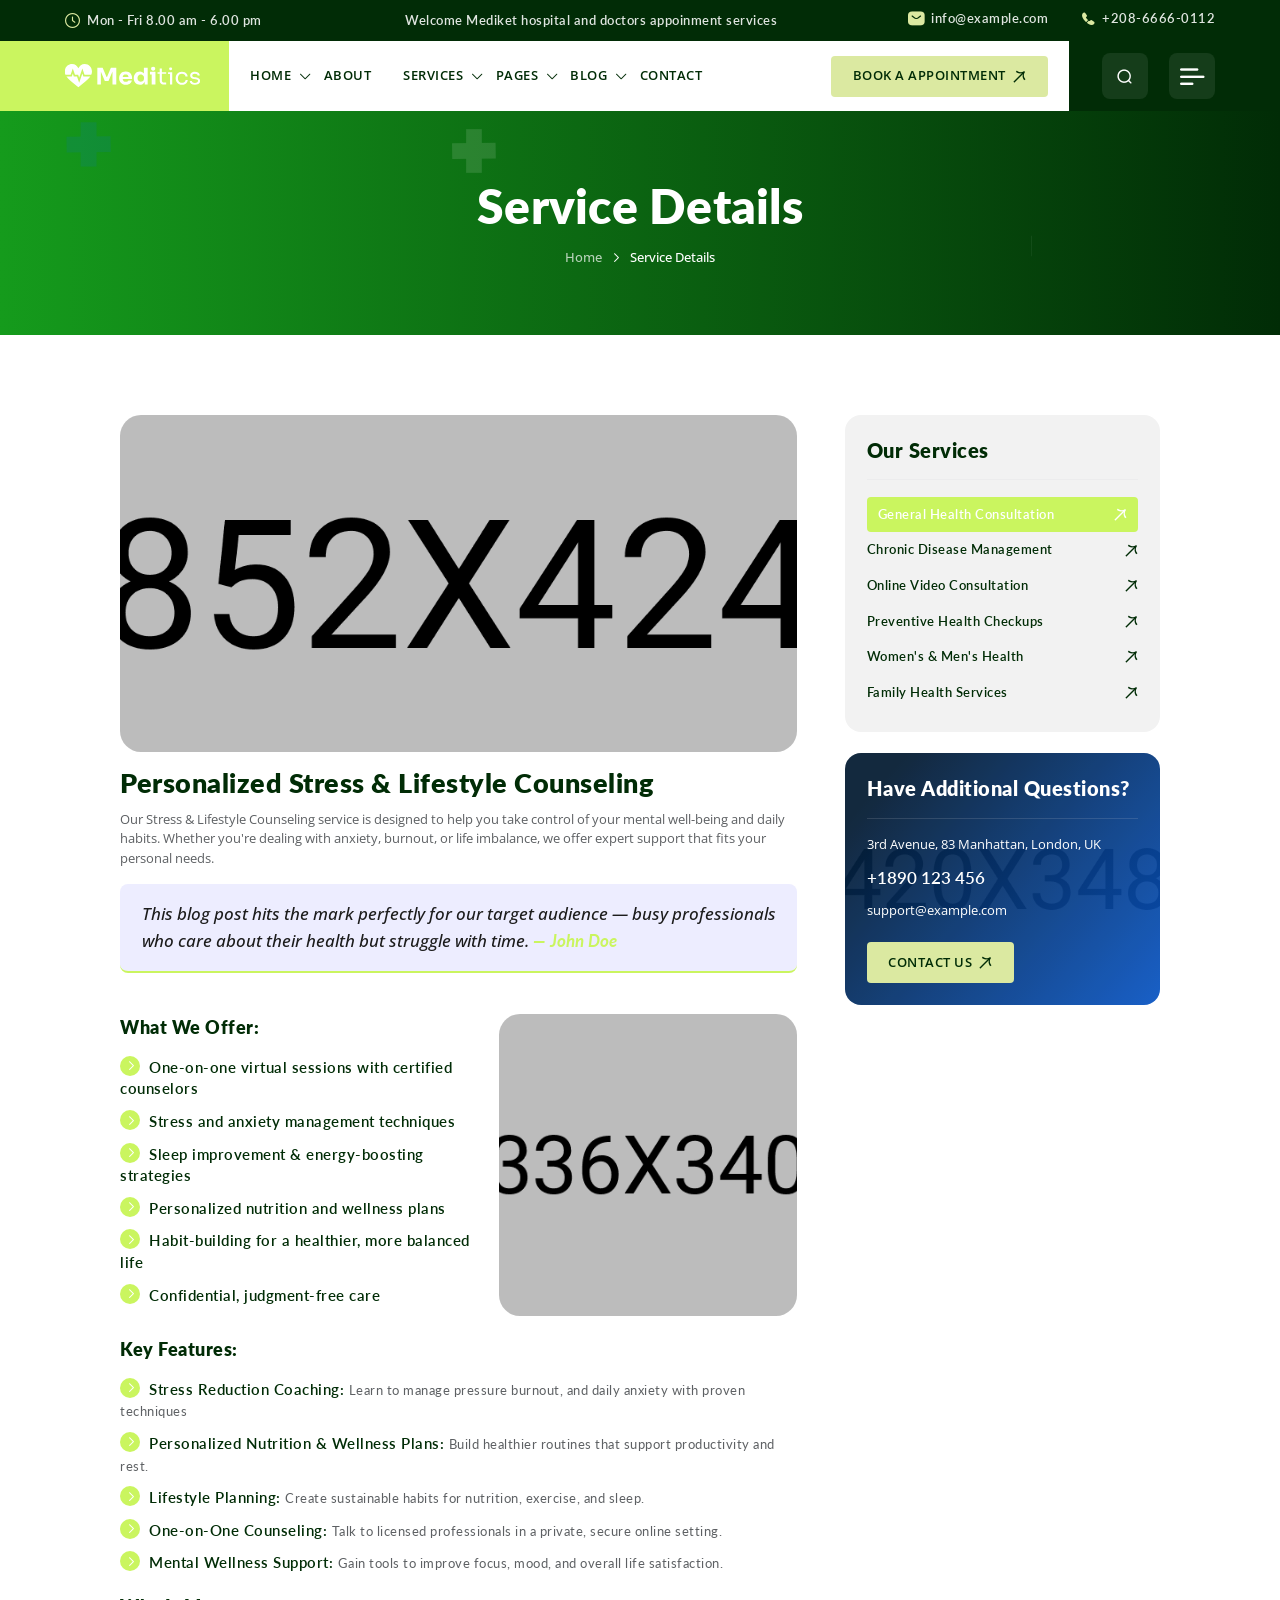
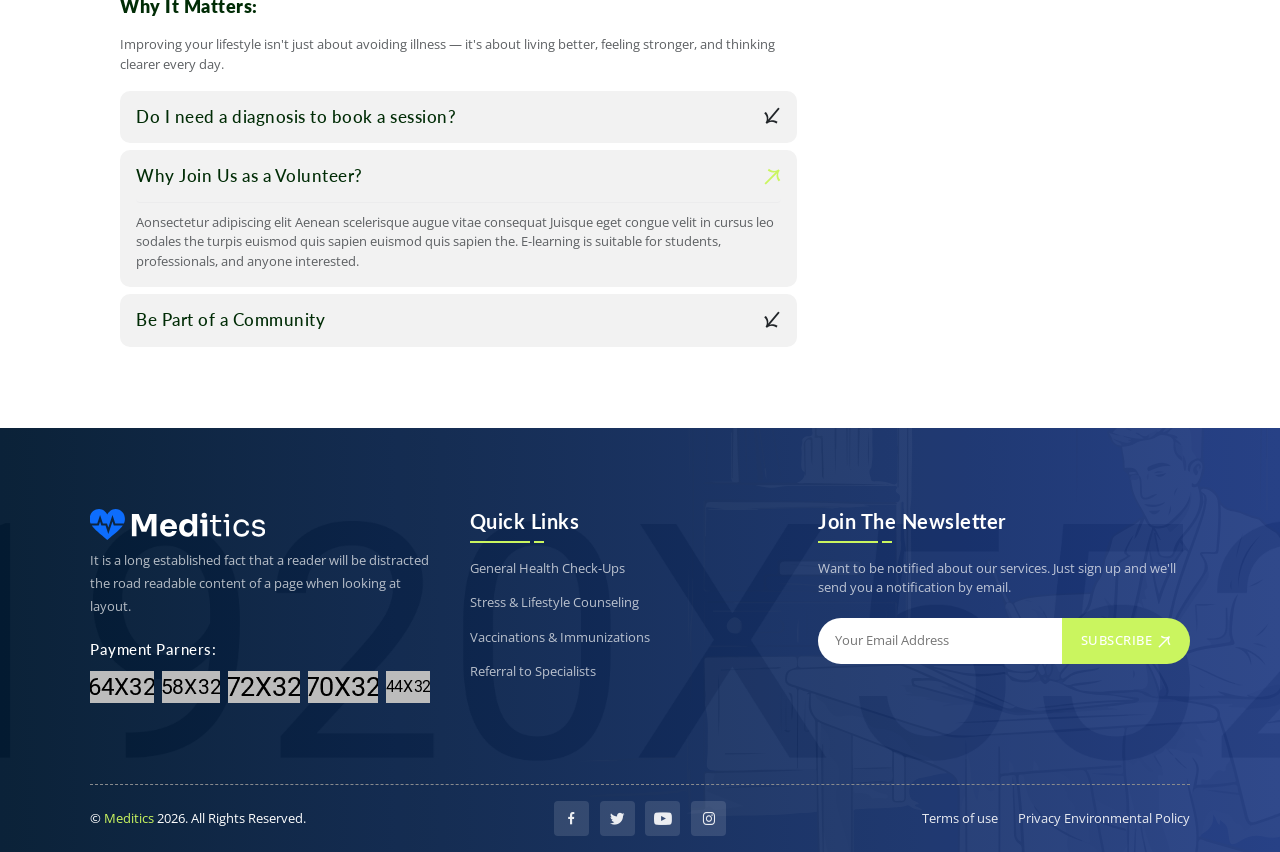
<file: service-details.html>
<!DOCTYPE html>
<html lang="en">

<head>
    <meta charset="UTF-8">
    <meta name="viewport" content="width=device-width, initial-scale=1.0">
    <title>Meditics</title>

    <!-- libraries CSS -->
    <!-- <link rel="stylesheet" href="assets/icon/flaticon_digicom.css"> -->
    <link rel="stylesheet" href="assets/icon/flaticon_err.css">
    <link rel="stylesheet" href="assets/vendor/bootstrap/bootstrap.min.css">
    <link rel="stylesheet" href="assets/vendor/splide/splide.min.css">
    <link rel="stylesheet" href="assets/vendor/swiper/swiper-bundle.min.css">
    <link rel="stylesheet" href="assets/vendor/animate-wow/animate.min.css">
    <link rel="stylesheet" href="assets/vendor/slim-select/slimselect.css">

    <!-- custom CSS -->
    <link rel="stylesheet" href="assets/css/style.css">
</head>

<body>
    <div class="preloader" id="preloader">
        <div class="loader"></div>
    </div>

    <!-- SIDEBAR SECTION START -->
    <div class="ul-sidebar">
        <!-- header -->
        <div class="ul-sidebar-header">
            <div class="ul-sidebar-header-logo">
                <a href="index.html">
                    <img src="assets/img/logo.svg" alt="logo" class="logo">
                </a>
            </div>
            <!-- sidebar closer -->
            <button class="ul-sidebar-closer"><i class="flaticon-close"></i></button>
        </div>

        <div class="ul-sidebar-header-nav-wrapper d-block d-lg-none"></div>

        <!-- sidebar content -->
        <div>
            <div class="ul-sidebar-txt-block">
                <span class="title ul-sidebar-footer-title">About Us</span>
                <p class="descr">Lorem ipsum dolor sit amet consectetur adipisicing elit. Enim odio eveniet ex dicta beatae, repellat voluptatibus ratione alias modi maxime, quaerat sed iste nihil molestiae numquam unde fuga qui velit!</p>
            </div>

            <div class="ul-sidebar-txt-block">
                <span class="title ul-sidebar-footer-title">Location</span>
                <p class="descr"><i class="flaticon-pin"></i><span>123 Main Street, New York, NY 10012</span></p>
            </div>

            <div class="ul-sidebar-txt-block">
                <span class="title ul-sidebar-footer-title">Contact Us</span>
                <p class="descr"><i class="flaticon-call"></i><a href="tel:1234567890">123-456-7890</a></p>
            </div>
        </div>

        <!-- sidebar footer -->
        <div class="ul-sidebar-footer">
            <span class="ul-sidebar-footer-title">Follow us</span>

            <div class="ul-sidebar-footer-social">
                <a href="#"><i class="flaticon-facebook"></i></a>
                <a href="#"><i class="flaticon-twitter"></i></a>
                <a href="#"><i class="flaticon-instagram"></i></a>
                <a href="#"><i class="flaticon-youtube"></i></a>
            </div>
        </div>
    </div>
    <!-- SIDEBAR SECTION END -->


    <!-- SEARCH MODAL SECTION START -->
    <div class="ul-search-form-wrapper flex-grow-1 flex-shrink-0">
        <button class="ul-search-closer"><i class="flaticon-close"></i></button>

        <form action="#" class="ul-search-form">
            <div class="ul-search-form-right">
                <input type="search" name="search" id="ul-search" placeholder="Search Here">
                <button type="submit"><span class="icon"><i class="flaticon-search"></i></span></button>
            </div>
        </form>
    </div>
    <!-- SEARCH MODAL SECTION END -->


    <!-- HEADER SECTION START -->
    <header class="ul-header ul-2-header">
        <div class="ul-header-top ul-2-header-top">
            <div class="ul-2-header-container">
                <div class="row row-cols-xxl-3 align-items-center gy-2">
                    <div class="col-xxl col-sm col-12">
                        <div class="ul-header-top-infos">
                            <span class="ul-header-top-info">
                                <i class="flaticon-clock"></i>
                                <span class="txt">
                                    <span class="value">Mon - Fri 8.00 am - 6.00 pm</span>
                                </span>
                            </span>
                        </div>
                    </div>

                    <!-- header top right -->
                    <div class="col-xxl col-5 d-none d-lg-block">
                        <div class="ul-header-top-infos justify-content-center">
                            <span class="ul-header-top-info">Welcome Mediket hospital and doctors appoinment services</span>
                        </div>
                    </div>

                    <div class="col-xxl col-lg-4 col-sm col-12">
                        <div class="ul-header-top-infos justify-content-sm-end justify-content-center">
                            <span class="ul-header-top-info">
                                <span class="txt">
                                    <a href="mailto:info@example.com" class="value"><i class="flaticon-envelope"></i> info@example.com</a>
                                </span>
                            </span>
                            <span class="ul-header-top-info">
                                <span class="txt">
                                    <a href="tel:+208-6666-0112" class="value"><i class="flaticon-call"></i> +208-6666-0112</a>
                                </span>
                            </span>
                        </div>
                    </div>
                </div>
            </div>
        </div>

        <div class="ul-header-bottom ul-2-header-bottom ul-2-header-container to-be-sticky">
            <div class="ul-header-bottom-content">
                <!-- header bottom left -->
                <!-- <div class="col-2"> -->
                <div class="ul-2-header-bottom-logo-container">
                    <a href="index.html"><img src="assets/img/logo-white-2.svg" alt="logo"></a>
                </div>
                <!-- </div> -->

                <!-- header bottom center -->
                <!-- <div class="col-8"> -->
                <div class="ul-2-header-bottom-center">
                    <div class="ul-header-nav-wrapper">
                        <div class="to-go-to-sidebar-in-mobile">
                            <nav class="ul-header-nav">
                                <div class="has-sub-menu active">
                                    <a role="button">Home</a>

                                    <div class="ul-header-submenu">
                                        <ul>
                                            <li><a href="index.html">Home 1</a></li>
                                            <li><a href="index-2.html">Home 2</a></li>
                                        </ul>
                                    </div>
                                </div>
                                <a href="about.html">About</a>
                                <div class="has-sub-menu">
                                    <a role="button">Services</a>

                                    <div class="ul-header-submenu">
                                        <ul>
                                            <li><a href="services.html">Services</a></li>
                                            <li><a href="services-2.html">Services Layout 2</a></li>
                                            <li><a href="service-details.html">Service Details</a></li>
                                        </ul>
                                    </div>
                                </div>
                                <div class="has-sub-menu">
                                    <a role="button">Pages</a>

                                    <div class="ul-header-submenu">
                                        <ul>
                                            <li><a href="case-studies.html">Case Studies</a></li>
                                            <li><a href="case-study-details.html">Case Study Details</a></li>
                                            <li><a href="team.html">Team</a></li>
                                            <li><a href="team-details.html">Team Member Details</a></li>
                                            <li><a href="testimonials.html">Testimonials</a></li>
                                            <li><a href="appointment.html">Appoinment</a></li>
                                            <li><a href="404.html">404</a></li>
                                        </ul>
                                    </div>
                                </div>
                                <div class="has-sub-menu">
                                    <a role="button">Blog</a>

                                    <div class="ul-header-submenu">
                                        <ul>
                                            <li><a href="blog.html">Blogs</a></li>
                                            <li><a href="blog-2.html">Blogs Layout 2</a></li>
                                            <li><a href="blog-details.html">Blog Details</a></li>
                                        </ul>
                                    </div>
                                </div>
                                <a href="contact.html">Contact</a>
                            </nav>
                        </div>
                    </div>
                    <a href="appointment.html" class="ul-btn d-sm-inline-flex d-none">BOOK A APPOINTMENT <i class="flaticon-arrow-up-right"></i></a>
                </div>
                <!-- </div> -->

                <!-- header bottom right -->
                <!-- <div class="col-2"> -->
                <div class="ul-2-header-bottom-right">
                    <button class="ul-header-search-opener"><i class="flaticon-search"></i></button>
                    <button class="ul-header-sidebar-opener d-inline-flex"><i class="flaticon-menu"></i></button>
                </div>
                <!-- </div> -->
            </div>
        </div>
    </header>
    <!-- HEADER SECTION END -->


    <main>
        <!-- BREADCRUMBS SECTION START -->
        <section class="ul-breadcrumb">
            <div class="ul-2-container">
                <h1 class="ul-breadcrumb-title">Service Details</h1>

                <ul class="ul-breadcrumb-nav">
                    <li><a href="index.html">Home</a></li>
                    <li class="separator"><i class="flaticon-right-arrow"></i></li>
                    <li>Service Details</li>
                </ul>
            </div>
        </section>
        <!-- BREADCRUMBS SECTION END -->

        <!-- SERVICE DETAILS SECTION START -->
        <section class="ul-service-details ul-section-spacing">
            <div class="ul-container">
                <div class="row g-xl-5 g-4">
                    <div class="col-lg-8 col-md-7">
                        <div>
                            <div class="ul-service-details-img">
                                <img src="assets/img/service-details-img.jpg" alt="Image">
                            </div>
                            <div class="ul-service-details-txt">
                                <h2 class="ul-service-details-title">Personalized Stress & Lifestyle Counseling</h2>
                                <p class="ul-service-details-descr">Our Stress & Lifestyle Counseling service is designed to help you take control of your mental well-being and daily habits. Whether you're dealing with anxiety, burnout, or life imbalance, we offer expert support that fits your personal needs.</p>
                                <blockquote>This blog post hits the mark perfectly for our target audience — busy professionals who care about their health but struggle with time. <span class="name"> — John Doe</span></blockquote>
                                <div class="ul-service-details-inner-block inner-block-1">
                                    <div>
                                        <h3 class="ul-service-details-inner-title">What We Offer:</h3>
                                        <ul>
                                            <li>One-on-one virtual sessions with certified counselors</li>
                                            <li>Stress and anxiety management techniques</li>
                                            <li>Sleep improvement & energy-boosting strategies</li>
                                            <li>Personalized nutrition and wellness plans</li>
                                            <li>Habit-building for a healthier, more balanced life</li>
                                            <li>Confidential, judgment-free care</li>
                                        </ul>
                                    </div>

                                    <div class="ul-service-details-inner-block-img">
                                        <img src="assets/img/service-details-inner.jpg" alt="Image">
                                    </div>
                                </div>

                                <div class="ul-service-details-inner-block">
                                    <h3 class="ul-service-details-inner-title">Key Features:</h3>
                                    <ul>
                                        <li><span class="title">Stress Reduction Coaching:</span> <span class="value">Learn to manage pressure burnout, and daily anxiety with proven techniques</span></li>
                                        <li><span class="title">Personalized Nutrition & Wellness Plans:</span> <span class="value">Build healthier routines that support productivity and rest.</span></li>
                                        <li><span class="title">Lifestyle Planning:</span> <span class="value">Create sustainable habits for nutrition, exercise, and sleep.</span></li>
                                        <li><span class="title">One-on-One Counseling:</span> <span class="value">Talk to licensed professionals in a private, secure online setting.</span></li>
                                        <li><span class="title">Mental Wellness Support:</span> <span class="value">Gain tools to improve focus, mood, and overall life satisfaction.</span></li>
                                    </ul>
                                </div>

                                <div class="ul-service-details-inner-block">
                                    <h3 class="ul-service-details-inner-title">Why It Matters:</h3>
                                    <p>Improving your lifestyle isn't just about avoiding illness — it's about living better, feeling stronger, and thinking clearer every day.</p>
                                    <div class="ul-accordion ul-service-details-faq">
                                        <div class="ul-single-accordion-item">
                                            <div class="ul-single-accordion-item__header">
                                                <div class="left">
                                                    <h3 class="ul-single-accordion-item__title">Do I need a diagnosis to book a session?</h3>
                                                </div>
                                                <span class="icon"><i class="flaticon-arrow-up-right"></i></span>
                                            </div>

                                            <div class="ul-single-accordion-item__body">
                                                <p>Aonsectetur adipiscing elit Aenean scelerisque augue vitae consequat Juisque eget congue velit in cursus leo sodales the turpis euismod quis sapien euismod quis sapien the. E-learning is suitable for students, professionals, and anyone interested.</p>
                                            </div>
                                        </div>

                                        <div class="ul-single-accordion-item open">
                                            <div class="ul-single-accordion-item__header">
                                                <div class="left">
                                                    <h3 class="ul-single-accordion-item__title">Why Join Us as a Volunteer?</h3>
                                                </div>
                                                <span class="icon"><i class="flaticon-arrow-up-right"></i></span>
                                            </div>

                                            <div class="ul-single-accordion-item__body">
                                                <p>Aonsectetur adipiscing elit Aenean scelerisque augue vitae consequat Juisque eget congue velit in cursus leo sodales the turpis euismod quis sapien euismod quis sapien the. E-learning is suitable for students, professionals, and anyone interested.</p>
                                            </div>
                                        </div>

                                        <div class="ul-single-accordion-item">
                                            <div class="ul-single-accordion-item__header">
                                                <div class="left">
                                                    <h3 class="ul-single-accordion-item__title">Be Part of a Community</h3>
                                                </div>
                                                <span class="icon"><i class="flaticon-arrow-up-right"></i></span>
                                            </div>

                                            <div class="ul-single-accordion-item__body">
                                                <p>Aonsectetur adipiscing elit Aenean scelerisque augue vitae consequat Juisque eget congue velit in cursus leo sodales the turpis euismod quis sapien euismod quis sapien the. E-learning is suitable for students, professionals, and anyone interested.</p>
                                            </div>
                                        </div>
                                    </div>
                                </div>
                            </div>
                        </div>
                    </div>

                    <div class="col-lg-4 col-md-5">
                        <div class="ul-service-details-sidebar">
                            <div class="ul-service-details-sidebar-widget">
                                <span class="ul-service-details-sidebar-widget-title">Our Services</span>
                                <ul class="ul-service-details-sidebar-links">
                                    <li><a href="service-details.html" class="active">General Health Consultation <i class="flaticon-arrow-up-right"></i></a></li>
                                    <li><a href="service-details.html">Chronic Disease Management <i class="flaticon-arrow-up-right"></i></a></li>
                                    <li><a href="service-details.html">Online Video Consultation <i class="flaticon-arrow-up-right"></i></a></li>
                                    <li><a href="service-details.html">Preventive Health Checkups <i class="flaticon-arrow-up-right"></i></a></li>
                                    <li><a href="service-details.html">Women's & Men's Health <i class="flaticon-arrow-up-right"></i></a></li>
                                    <li><a href="service-details.html">Family Health Services <i class="flaticon-arrow-up-right"></i></a></li>
                                </ul>
                            </div>

                            <!-- call to action card -->
                            <div class="ul-service-details-sidebar-widget ul-service-details-sidebar-cta">
                                <span class="ul-service-details-sidebar-widget-title">Have Additional Questions?</span>
                                <div class="ul-service-details-sidebar-cta-content">
                                    <p class="contact-info">3rd Avenue, 83 Manhattan, London, UK</p>
                                    <span class="contact-info number"><a href="tel:+1890123456">+1890 123 456</a></span>
                                    <p class="contact-info"><a href="mailto:support@example.com">support@example.com</a></p>
                                    <a href="contact.html" class="ul-btn">Contact Us <i class="flaticon-arrow-up-right"></i></a>
                                </div>
                            </div>
                        </div>
                    </div>
                </div>
            </div>
        </section>
        <!-- SERVICE DETAILS SECTION END -->
    </main>

    <!-- FOOTER SECTION START -->
    <footer class="ul-footer ul-2-footer">
        <div class="ul-2-container">
            <!-- footer top -->
            <div class="ul-footer-top ul-section-spacing">
                <div class="ul-footer-top-wrapper wow animate__fadeInUp">
                    <div class="ul-footer-about ul-2-footer-about">
                        <a href="index.html" class="logo-wrapper"><img src="assets/img/logo-white.svg" alt="logo"></a>
                        <p class="ul-footer-about-txt">It is a long established fact that a reader will be distracted the road readable content of a page when looking at layout. </p>

                        <div class="ul-2-footer-payment-methods-wrapper">
                            <span class="title">Payment Parners:</span>
                            <div class="ul-footer-bottom-payment-methods justify-content-start">
                                <img src="assets/img/payment-method-1.png" alt="Payment Method Logo">
                                <img src="assets/img/payment-method-2.png" alt="Payment Method Logo">
                                <img src="assets/img/payment-method-3.png" alt="Payment Method Logo">
                                <img src="assets/img/payment-method-4.png" alt="Payment Method Logo">
                                <img src="assets/img/payment-method-5.png" alt="Payment Method Logo">
                            </div>
                        </div>
                    </div>

                    <div class="ul-footer-widget">
                        <h3 class="ul-footer-widget-title">Quick Links</h3>

                        <div class="ul-footer-widget-links">
                            <a href="service-details.html">General Health Check-Ups</a>
                            <a href="service-details.html">Stress & Lifestyle Counseling</a>
                            <a href="service-details.html">Vaccinations & Immunizations</a>
                            <a href="service-details.html">Referral to Specialists</a>
                        </div>
                    </div>

                    <div class="ul-footer-widget ul-2-footer-newsletter-widget">
                        <h3 class="ul-footer-widget-title">Join The Newsletter</h3>
                        <p class="ul-2-footer-newsletter-widget-descr">Want to be notified about our services. Just sign up and we'll send you a notification by email.</p>

                        <form action="#" class="ul-footer-nwsltr-form">
                            <div class="top">
                                <input type="email" name="email" id="nwsltr-email" placeholder="Your Email Address" class="ul-nwsltr-input">
                                <button type="submit">SUBSCRIBE <i class="flaticon-arrow-up-right"></i></button>
                            </div>
                        </form>
                    </div>
                </div>
            </div>

            <!-- footer bottom -->
            <div class="ul-footer-bottom">
                <div class="row row-cols-lg-3 row-cols-md-2 row-cols-1 align-items-center gy-4">
                    <div class="col order-1">
                        <p class="copyright-txt">&copy; <span class="colored">Meditics</span>
                            <script>document.write(new Date().getFullYear())</script>. All Rights Reserved.
                        </p>
                    </div>

                    <div class="col-lg col-md-12  order-3 order-lg-2">
                        <div class="ul-footer-socials justify-content-center mt-0">
                            <a href="#"><i class="flaticon-facebook"></i></a>
                            <a href="#"><i class="flaticon-twitter"></i></a>
                            <a href="#"><i class="flaticon-youtube"></i></a>
                            <a href="#"><i class="flaticon-instagram"></i></a>
                        </div>
                    </div>

                    <!-- links -->
                    <div class="col order-2 order-lg-3">
                        <div class="ul-footer-bottom-links">
                            <a href="#">Terms of use</a>
                            <a href="#">Privacy Environmental Policy</a>
                        </div>
                    </div>
                </div>
            </div>
        </div>

        <div class="ul-2-footer-vectors">
            <img src="assets/img/footer-2-vector.svg" alt="vector" class="vector-1">
        </div>
    </footer>
    <!-- FOOTER SECTION END -->

    <!-- libraries JS -->
    <script src="assets/vendor/bootstrap/bootstrap.bundle.min.js"></script>
    <script src="assets/vendor/splide/splide.min.js"></script>
    <script src="assets/vendor/splide/splide-extension-auto-scroll.min.js"></script>
    <script src="assets/vendor/swiper/swiper-bundle.min.js"></script>
    <script src="assets/vendor/animate-wow/wow.min.js"></script>
    <script src="assets/vendor/fslightbox/fslightbox.js"></script>
    <script src="assets/vendor/slim-select/slimselect.min.js"></script>


    <!-- custom JS -->
    <script src="assets/js/main.js"></script>
    <script src="assets/js/tab.js"></script>
    <script src="assets/js/accordion.js"></script>
    <script src="assets/js/progressbar.js"></script>

</body>
</file>
<file: assets/icon/flaticon_err.css>
/*!
*    ______ _       _   _
*    |  ____| |     | | (_)
*    | |__  | | __ _| |_ _  ___ ___  _ __
*    |  __| | |/ _` | __| |/ __/ _ \| '_ \
*    | |    | | (_| | |_| | (_| (_) | | | |
*    |_|    |_|\__,_|\__|_|\___\___/|_| |_|
*
*         https://www.flaticon.com
*/

@font-face {
    font-family: "flaticon_err";
    src: url("./flaticon_err.woff2?543972b2c7b775fae29c1447b73dfcff") format("woff2"),
url("./flaticon_err.woff?543972b2c7b775fae29c1447b73dfcff") format("woff"),
url("./flaticon_err.eot?543972b2c7b775fae29c1447b73dfcff#iefix") format("embedded-opentype"),
url("./flaticon_err.ttf?543972b2c7b775fae29c1447b73dfcff") format("truetype"),
url("./flaticon_err.svg?543972b2c7b775fae29c1447b73dfcff#flaticon_err") format("svg")
}

i[class^="flaticon-"]:before, i[class*=" flaticon-"]:before {
    font-family: flaticon_err !important;
    font-style: normal;
    font-weight: normal !important;
    font-variant: normal;
    text-transform: none;
    line-height: 1;
    -webkit-font-smoothing: antialiased;
    -moz-osx-font-smoothing: grayscale;
}

.flaticon-youtube:before {
    content: "\f101";
}
.flaticon-quotation:before {
    content: "\f102";
}
.flaticon-twitter:before {
    content: "\f103";
}
.flaticon-menu:before {
    content: "\f104";
}
.flaticon-instagram:before {
    content: "\f105";
}
.flaticon-facebook:before {
    content: "\f106";
}
.flaticon-arrow-up-right:before {
    content: "\f107";
}
.flaticon-call:before {
    content: "\f108";
}
.flaticon-envelope:before {
    content: "\f109";
}
.flaticon-search:before {
    content: "\f10a";
}
.flaticon-right-arrow:before {
    content: "\f10b";
}
.flaticon-close:before {
    content: "\f10c";
}
.flaticon-play-button:before {
    content: "\f10d";
}
.flaticon-video-call:before {
    content: "\f10e";
}
.flaticon-calendar:before {
    content: "\f10f";
}
.flaticon-check:before {
    content: "\f110";
}
.flaticon-medical-check-up:before {
    content: "\f111";
}
.flaticon-meditation:before {
    content: "\f112";
}
.flaticon-multi-agent-system:before {
    content: "\f113";
}
.flaticon-biochemistry:before {
    content: "\f114";
}
.flaticon-microscope:before {
    content: "\f115";
}
.flaticon-test-tube:before {
    content: "\f116";
}
.flaticon-pin:before {
    content: "\f117";
}
.flaticon-pin-1:before {
    content: "\f118";
}
.flaticon-first-aid-kit:before {
    content: "\f119";
}
.flaticon-clock:before {
    content: "\f11a";
}
.flaticon-down-arrow:before {
    content: "\f11b";
}
</file>
<file: assets/vendor/slim-select/slimselect.css>
:root{--ss-primary-color: #5897fb;--ss-bg-color: #ffffff;--ss-font-color: #4d4d4d;--ss-font-placeholder-color: #8d8d8d;--ss-disabled-color: #dcdee2;--ss-border-color: #dcdee2;--ss-highlight-color: #fffb8c;--ss-success-color: #00b755;--ss-error-color: #dc3545;--ss-focus-color: #5897fb;--ss-main-height: 30px;--ss-content-height: 300px;--ss-spacing-l: 7px;--ss-spacing-m: 5px;--ss-spacing-s: 3px;--ss-animation-timing: 0.2s;--ss-border-radius: 4px}@keyframes ss-valueIn{0%{transform:scale(0);opacity:0}100%{transform:scale(1);opacity:1}}@keyframes ss-valueOut{0%{transform:scale(1);opacity:1}100%{transform:scale(0);opacity:0}}.ss-hide{display:none !important}.ss-main{display:flex;flex-direction:row;position:relative;user-select:none;color:var(--ss-font-color);min-height:var(--ss-main-height);width:100%;padding:var(--ss-spacing-s);cursor:pointer;border:1px solid var(--ss-border-color);border-radius:var(--ss-border-radius);background-color:var(--ss-bg-color);outline:0;box-sizing:border-box;transition:background-color var(--ss-animation-timing);overflow:hidden}.ss-main:focus{box-shadow:0 0 5px var(--ss-focus-color)}.ss-main.ss-disabled{background-color:var(--ss-disabled-color);cursor:not-allowed}.ss-main.ss-disabled .ss-values .ss-disabled{color:var(--ss-font-color)}.ss-main.ss-disabled .ss-values .ss-value .ss-value-delete{cursor:not-allowed}.ss-main.ss-open-above{border-top-left-radius:0px;border-top-right-radius:0px}.ss-main.ss-open-below{border-bottom-left-radius:0px;border-bottom-right-radius:0px}.ss-main .ss-values{display:inline-flex;flex-wrap:wrap;gap:var(--ss-spacing-m);flex:1 1 100%}.ss-main .ss-values .ss-placeholder{display:flex;padding:var(--ss-spacing-s) var(--ss-spacing-m) var(--ss-spacing-s) var(--ss-spacing-m);margin:auto 0px auto 0px;line-height:1em;align-items:center;width:100%;color:var(--ss-font-placeholder-color);overflow:hidden;text-overflow:ellipsis;white-space:nowrap}.ss-main .ss-values .ss-max{display:flex;user-select:none;align-items:center;width:fit-content;font-size:12px;color:var(--ss-bg-color);line-height:1;padding:var(--ss-spacing-s) var(--ss-spacing-m);background-color:var(--ss-primary-color);border-radius:var(--ss-border-radius)}.ss-main .ss-values .ss-single{display:flex;margin:auto 0px auto var(--ss-spacing-s)}.ss-main .ss-values .ss-value{display:flex;user-select:none;align-items:center;width:fit-content;background-color:var(--ss-primary-color);border-radius:var(--ss-border-radius);animation-name:ss-valueIn;animation-duration:var(--ss-animation-timing);animation-timing-function:ease-out;animation-fill-mode:both}.ss-main .ss-values .ss-value.ss-value-out{animation-name:ss-valueOut;animation-duration:var(--ss-animation-timing);animation-timing-function:ease-out}.ss-main .ss-values .ss-value .ss-value-text{font-size:12px;color:var(--ss-bg-color);line-height:1;padding:var(--ss-spacing-s) var(--ss-spacing-m)}.ss-main .ss-values .ss-value .ss-value-delete{display:flex;align-items:center;height:var(--ss-spacing-l);width:var(--ss-spacing-l);padding:var(--ss-spacing-s) var(--ss-spacing-m);cursor:pointer;border-left:solid 1px var(--ss-bg-color);box-sizing:content-box}.ss-main .ss-values .ss-value .ss-value-delete svg{height:var(--ss-spacing-l);width:var(--ss-spacing-l)}.ss-main .ss-values .ss-value .ss-value-delete svg path{fill:none;stroke:var(--ss-bg-color);stroke-width:18;stroke-linecap:round;stroke-linejoin:round}.ss-main .ss-deselect{flex:0 1 auto;display:flex;align-items:center;justify-content:center;width:fit-content;height:auto;padding:0 var(--ss-spacing-m) 0 var(--ss-spacing-m)}.ss-main .ss-deselect svg{width:8px;height:8px}.ss-main .ss-deselect svg path{fill:none;stroke:var(--ss-font-color);stroke-width:20;stroke-linecap:round;stroke-linejoin:round}.ss-main .ss-arrow{flex:0 1 auto;display:flex;align-items:center;justify-content:flex-end;width:12px;height:12px;margin:auto var(--ss-spacing-m) auto var(--ss-spacing-m)}.ss-main .ss-arrow path{fill:none;stroke:var(--ss-font-color);stroke-width:18;stroke-linecap:round;stroke-linejoin:round;transition-timing-function:ease-out;transition:var(--ss-animation-timing)}.ss-content{position:absolute;display:flex;height:auto;flex-direction:column;width:auto;max-height:var(--ss-content-height);box-sizing:border-box;border:solid 1px var(--ss-border-color);background-color:var(--ss-bg-color);transition:transform var(--ss-animation-timing),opacity var(--ss-animation-timing);opacity:0;transform:scaleY(0);transform-origin:center top;overflow:hidden;z-index:10000}.ss-content.ss-relative{position:relative;height:100%}.ss-content.ss-open-above{flex-direction:column-reverse;opacity:1;transform:scaleY(1);transform-origin:center bottom;border-top-left-radius:var(--ss-border-radius);border-top-right-radius:var(--ss-border-radius)}.ss-content.ss-open-below{opacity:1;transform:scaleY(1);transform-origin:center top;border-bottom-left-radius:var(--ss-border-radius);border-bottom-right-radius:var(--ss-border-radius)}.ss-content .ss-search{flex:0 1 auto;display:flex;flex-direction:row;padding:var(--ss-spacing-l) var(--ss-spacing-l) var(--ss-spacing-m) var(--ss-spacing-l)}.ss-content .ss-search input{display:inline-flex;font-size:inherit;line-height:inherit;flex:1 1 auto;width:100%;min-width:0px;padding:var(--ss-spacing-m) var(--ss-spacing-l);margin:0;border:1px solid var(--ss-border-color);border-radius:var(--ss-border-radius);background-color:var(--ss-bg-color);outline:0;text-align:left;box-sizing:border-box}.ss-content .ss-search input::placeholder{color:var(--ss-font-placeholder-color);vertical-align:middle}.ss-content .ss-search input:focus{box-shadow:0 0 5px var(--ss-focus-color)}.ss-content .ss-search .ss-addable{display:inline-flex;justify-content:center;align-items:center;cursor:pointer;flex:0 0 auto;height:auto;margin:0 0 0 var(--ss-spacing-m);border:1px solid var(--ss-border-color);border-radius:var(--ss-border-radius)}.ss-content .ss-search .ss-addable svg{display:flex;align-items:center;justify-content:flex-end;flex:0 1 auto;width:12px;height:12px;margin:auto var(--ss-spacing-m) auto var(--ss-spacing-m)}.ss-content .ss-search .ss-addable svg path{fill:none;stroke:var(--ss-font-color);stroke-width:18;stroke-linecap:round;stroke-linejoin:round}.ss-content .ss-list{flex:1 1 auto;height:auto;overflow-x:hidden;overflow-y:auto}.ss-content .ss-list .ss-error{color:var(--ss-error-color);padding:var(--ss-spacing-l)}.ss-content .ss-list .ss-searching{color:var(--ss-font-color);padding:var(--ss-spacing-l)}.ss-content .ss-list .ss-optgroup.ss-close .ss-option{display:none !important}.ss-content .ss-list .ss-optgroup .ss-optgroup-label{display:flex;flex-direction:row;align-items:center;justify-content:space-between;padding:var(--ss-spacing-m) var(--ss-spacing-l) var(--ss-spacing-m) var(--ss-spacing-l)}.ss-content .ss-list .ss-optgroup .ss-optgroup-label .ss-optgroup-label-text{flex:1 1 auto;font-weight:bold;color:var(--ss-font-color)}.ss-content .ss-list .ss-optgroup .ss-optgroup-label:has(.ss-arrow){cursor:pointer}.ss-content .ss-list .ss-optgroup .ss-optgroup-label .ss-optgroup-actions{flex:0 1 auto;display:flex;flex-direction:row;align-items:center;justify-content:center;gap:var(--ss-spacing-m)}.ss-content .ss-list .ss-optgroup .ss-optgroup-label .ss-optgroup-actions .ss-selectall{flex:0 0 auto;display:flex;flex-direction:row;cursor:pointer}.ss-content .ss-list .ss-optgroup .ss-optgroup-label .ss-optgroup-actions .ss-selectall:hover{opacity:.5}.ss-content .ss-list .ss-optgroup .ss-optgroup-label .ss-optgroup-actions .ss-selectall.ss-selected svg path{stroke:var(--ss-error-color)}.ss-content .ss-list .ss-optgroup .ss-optgroup-label .ss-optgroup-actions .ss-selectall span{flex:0 1 auto;display:flex;align-items:center;justify-content:center;font-size:60%;text-align:center;padding:0 var(--ss-spacing-s) 0 0}.ss-content .ss-list .ss-optgroup .ss-optgroup-label .ss-optgroup-actions .ss-selectall svg{flex:0 1 auto;width:13px;height:13px}.ss-content .ss-list .ss-optgroup .ss-optgroup-label .ss-optgroup-actions .ss-selectall svg path{fill:none;stroke:var(--ss-success-color);stroke-linecap:round;stroke-linejoin:round}.ss-content .ss-list .ss-optgroup .ss-optgroup-label .ss-optgroup-actions .ss-selectall svg:first-child{stroke-width:5}.ss-content .ss-list .ss-optgroup .ss-optgroup-label .ss-optgroup-actions .ss-selectall svg:last-child{stroke-width:11}.ss-content .ss-list .ss-optgroup .ss-optgroup-label .ss-optgroup-actions .ss-closable{flex:0 1 auto;display:flex;flex-direction:row;cursor:pointer}.ss-content .ss-list .ss-optgroup .ss-optgroup-label .ss-optgroup-actions .ss-closable .ss-arrow{flex:1 1 auto;width:10px;height:10px}.ss-content .ss-list .ss-optgroup .ss-optgroup-label .ss-optgroup-actions .ss-closable .ss-arrow path{fill:none;stroke:var(--ss-font-color);stroke-width:18;stroke-linecap:round;stroke-linejoin:round;transition-timing-function:ease-out;transition:var(--ss-animation-timing)}.ss-content .ss-list .ss-optgroup .ss-option{padding:var(--ss-spacing-s) var(--ss-spacing-s) var(--ss-spacing-s) calc(var(--ss-spacing-l)*3)}.ss-content .ss-list .ss-option{display:block;padding:var(--ss-spacing-m) var(--ss-spacing-l) var(--ss-spacing-m) var(--ss-spacing-l);white-space:normal;color:var(--ss-font-color);cursor:pointer;user-select:none}.ss-content .ss-list .ss-option:hover{color:var(--ss-bg-color);background-color:var(--ss-primary-color)}.ss-content .ss-list .ss-option.ss-highlighted,.ss-content .ss-list .ss-option:not(.ss-disabled).ss-selected{color:var(--ss-bg-color);background-color:var(--ss-primary-color)}.ss-content .ss-list .ss-option.ss-disabled{cursor:not-allowed;background-color:var(--ss-disabled-color)}.ss-content .ss-list .ss-option.ss-disabled:hover{color:var(--ss-font-color)}.ss-content .ss-list .ss-option .ss-search-highlight{display:inline-block;background-color:var(--ss-highlight-color)}/*# sourceMappingURL=slimselect.css.map */
</file>
<file: assets/css/style.css>
@charset "UTF-8";
/*!--------------------
Template Name: Meditics - Doctor & Medical HTML Template
Author: tempticspro
Version: 1.0

CSS INDEX
=================== 
01. CUSTOM PROPERTIES
02. GLOBAL
03. Components
04. Sidebar
05. Header
06. Banner
07. About
08. Services
09. CTA
10. Clients
11. Qualification
12. Video Call
13. Feedback
14. Appointment
15. Blog
16. Footer


// PAGE 2
17. Ticker
18. Team
19. Why Choose Us

--- INNER PAGES
20. About Page
21. Services Page
22. Service Details Page
23. Team Details Page
24. Appointment Page
25. 404 Page
26. Blog Page
27. Contact Page
28. Blog Details Page
29. Case Study Page

*/
@import url("https://fonts.googleapis.com/css2?family=Lato:ital,wght@0,100;0,300;0,400;0,700;0,900;1,100;1,300;1,400;1,700;1,900&family=Open+Sans:ital,wght@0,300..800;1,300..800&display=swap");
:root {
  --black: #000;
  --white: #fff;
  --ul-primary: #012c06;
  --ul-secondary: #caf55f;
  --ul-c3: #dbe9a1;
  --ul-black: #0f0d1d;
  --ul-gray: #f2f2f2;
  --ul-gray2: #5d6063;
  --ul-gray3: #888a8d;
  --ul-gradient: linear-gradient(90deg, #159b1c 0%, var(--ul-primary) 100%);
  --font-primary: "Open Sans", sans-serif;
  --font-lato: "Lato", sans-serif;
}

html {
  overflow-x: hidden;
}

body {
  font-family: var(--font-primary);
  margin: auto;
  font-size: clamp(13px, 0.84vw, 16px);
  position: fixed;
}

a,
button,
img,
svg path {
  transition: 0.4s ease;
}

img {
  max-width: 100%;
}

a {
  text-decoration: none;
  display: inline-block;
  color: var(--black);
}
a:hover {
  color: var(--ul-primary);
}

i {
  display: inline-flex;
}

p {
  line-height: 1.75;
}

.ul-feedbacks {
    background-color: var(--ul-gray);
    overflow: hidden;
    position: relative;
    z-index: 1 !important;
}

ul {
  padding: 0;
  margin: 0;
  list-style: none inside;
}

input {
  background-color: transparent;
}
input:focus,
input:focus-visible,
input:focus-within {
  outline: none;
}

[data-sal] {
  transition-duration: 1s;
  transition-delay: 0.2s;
}

/* Chrome, Safari, Edge, Opera */
input::-webkit-outer-spin-button,
input::-webkit-inner-spin-button {
  -webkit-appearance: none;
  margin: 0;
}

/* Firefox */
input[type="number"] {
  -moz-appearance: textfield;
}

/* clears the ‘X’ from Chrome */
input[type="search"]::-webkit-search-decoration,
input[type="search"]::-webkit-search-cancel-button,
input[type="search"]::-webkit-search-results-button,
input[type="search"]::-webkit-search-results-decoration {
  display: none;
}

input:-webkit-autofill,
input:-webkit-autofill:hover,
input:-webkit-autofill:focus,
input:-webkit-autofill:active {
  color: var(--black) !important;
  -webkit-text-fill-color: var(--black) !important;
  -webkit-box-shadow: 0 0 0 1000px transparent inset !important;
  -webkit-background-clip: text !important;
  background-clip: text !important;
}

button {
  background: none;
  border: none;
}

@media screen and (max-width: 479px) {
  .d-xxs-none {
    display: none !important;
  }
}

.ul-container {
  --container-space-x: 30px;
  max-width: calc(clamp(1040px, 68.31vw, 1300px) + var(--container-space-x));
  padding-left: calc(var(--container-space-x) / 2);
  padding-right: calc(var(--container-space-x) / 2);
  margin: auto;
}

.ul-2-container {
  --container-space-x: 30px;
  max-width: calc(clamp(1100px, 69.36vw, 1320px) + var(--container-space-x));
  padding-left: calc(var(--container-space-x) / 2);
  padding-right: calc(var(--container-space-x) / 2);
  margin: auto;
}

.ul-inner-container {
  margin: 0 clamp(15px, 10.25vw, 195px);
}
@media screen and (max-width: 1599px) {
  .ul-inner-container {
    margin: 0 clamp(15px, 7.88vw, 150px);
  }
}
@media screen and (max-width: 1399px) {
  .ul-inner-container {
    margin: 0 clamp(15px, 2.88vw, 150px);
  }
}

@media screen and (max-width: 479px) {
  .row-cols-xxs-1 > * {
    width: 100%;
  }
}

@media screen and (max-width: 479px) {
  .row-cols-xxs-2 > * {
    width: 50%;
  }
}

@media screen and (max-width: 479px) {
  .col-xxs-12 {
    width: 100%;
  }
}

@media (min-width: 1600px) {
  .col-xxxl-9 {
    flex: 0 0 auto;
    width: 75%;
  }
}
@media (min-width: 1600px) {
  .col-xxxl-3 {
    flex: 0 0 auto;
    width: 25%;
  }
}
.logo {
  max-width: clamp(130px, 11.56vw, 220px);
}

.ul-bs-row {
  --bs-gutter-x: clamp(15px, 1.58vw, 30px);
  --bs-gutter-y: clamp(15px, 1.58vw, 30px);
}

.ul-inner-page-container {
  --container-space-x: 30px;
  max-width: calc(clamp(1000px, 74.09vw, 1410px) + var(--container-space-x));
  padding-left: calc(var(--container-space-x) / 2);
  padding-right: calc(var(--container-space-x) / 2);
  margin: auto;
}

.ul-inner-page-content-wrapper {
  padding-top: clamp(60px, 6.31vw, 120px);
  padding-bottom: clamp(60px, 6.31vw, 120px);
  padding-bottom: 0;
}

.ul-section-spacing {
  padding-top: clamp(60px, 6.31vw, 120px);
  padding-bottom: clamp(60px, 6.31vw, 120px);
}

.wow {
  animation-duration: 1s !important;
}

@keyframes fadeInUp {
  0% {
    opacity: 0;
    -webkit-transform: translate3d(0, 100%, 0);
    transform: translate3d(0, 20%, 0);
  }
  100% {
    opacity: 1;
    -webkit-transform: translateZ(0);
    transform: translateZ(0);
  }
}
.ss-main:focus {
  box-shadow: none;
}

.ss-content.ss-open-below {
  border-radius: 8px;
}

.ul-tab {
  overflow: hidden;
  opacity: 0;
  height: 0;
  pointer-events: none;
}
.ul-tab.active {
  opacity: 1;
  height: auto;
  pointer-events: all;
}

@keyframes slide-top {
  0% {
    transform: translateY(-200px);
  }
  100% {
    transform: translateY(300px);
  }
}
.ul-radio label {
  display: flex !important;
  align-items: center;
  gap: clamp(7px, 0.53vw, 10px);
}
.ul-radio label .checkmark {
  width: clamp(24px, 1.58vw, 30px);
  aspect-ratio: 1/1;
  border: 1px solid transparent;
  border-radius: 999px;
  display: flex;
  align-items: center;
  justify-content: center;
  font-size: 13px;
  position: relative;
}
.ul-radio label .checkmark i {
  opacity: 0;
}
.ul-radio label .checkmark::before {
  content: "";
  position: absolute;
  width: clamp(10px, 0.74vw, 14px);
  aspect-ratio: 1/1;
  border-radius: 999px;
  border: 1px solid var(--ul-black);
}
.ul-radio label input[type="radio"] {
  display: none !important;
}
.ul-radio label input[type="radio"]:checked ~ .checkmark {
  color: var(--black);
  border-color: var(--ul-black);
}
.ul-radio label input[type="radio"]:checked ~ .checkmark i {
  opacity: 1;
}
.ul-radio label input[type="radio"]:checked ~ .checkmark::before {
  background-color: var(--ul-primary);
  border-color: var(--ul-primary);
}

.ul-btn {
  display: flex;
  align-items: center;
  gap: clamp(7px, 0.53vw, 10px);
  background-color: var(--ul-c3);
  color: var(--ul-primary);
  padding: clamp(8px, 0.84vw, 16px) clamp(20px, 1.68vw, 32px);
  border-radius: 4px;
  font-weight: 600;
  font-size: clamp(13px, 0.84vw, 16px);
  letter-spacing: 0.5px;
}
.ul-btn:hover {
  background-color: var(--ul-primary);
  color: var(--ul-c3);
}

.ul-section-heading {
  display: flex;
  align-items: center;
  justify-content: space-between;
  gap: clamp(20px, 1.58vw, 30px);
  margin-bottom: clamp(22px, 2.73vw, 52px);
}
@media screen and (max-width: 575px) {
  .ul-section-heading {
    flex-direction: column;
    justify-content: center;
    text-align: center;
  }
}
.ul-section-heading .right {
  flex-shrink: 0;
}
.ul-section-sub-title {
  color: var(--ul-primary);
  border: 1px solid var(--ul-primary);
  display: inline-flex;
  align-items: center;
  gap: clamp(5px, 0.42vw, 8px);
  padding: clamp(3px, 0.26vw, 5px) clamp(12px, 0.89vw, 17px);
  border-radius: 40px;
  margin-bottom: clamp(5px, 0.42vw, 8px);
  font-family: var(--font-lato);
  font-size: clamp(15px, 0.95vw, 18px);
  font-weight: 600;
}

.ul-section-sub-title2 {
  color: var(--ul-secondary);
  border: 1px solid var(--ul-secondary);
  display: inline-flex;
  align-items: center;
  gap: clamp(5px, 0.42vw, 8px);
  padding: clamp(3px, 0.26vw, 5px) clamp(12px, 0.89vw, 17px);
  border-radius: 40px;
  margin-bottom: clamp(5px, 0.42vw, 8px);
  font-family: var(--font-lato);
  font-size: clamp(12px, 0.95vw, 18px);
  font-weight: 600;
}

.ul-section-sub-title::after {
  content: none;
}
.ul-section-title {
  font-weight: 800;
  font-size: clamp(26px, 2.52vw, 48px);
  color: var(--ul-c4);
  margin-bottom: 0;
  font-family: var(--font-lato);
  letter-spacing: 0.5px;
  margin-bottom: clamp(8px, 0.58vw, 11px);
}
.ul-section-descr {
  font-size: clamp(13px, 0.84vw, 16px);
  margin-bottom: 0;
  color: var(--ul-gray2);
}

.ul-breadcrumb {
  padding: clamp(45px, 5.25vw, 100px) 0;
  text-align: center;
  position: relative;
  z-index: 1;
  background: var(--ul-gradient);
  color: var(--white);
  overflow: hidden;
}
.ul-breadcrumb::before {
  content: "";
  position: absolute;
  inset: 0;
  background: url(../img/breadcrumb-vector.svg) no-repeat;
  background-position: bottom center;
  z-index: -1;
  animation: scaleUpDown 8s linear infinite alternate;
}
@keyframes scaleUpDown {
  0% {
    transform: scale(1);
  }
  50% {
    transform: scale(1.05);
  }
  100% {
    transform: scale(1);
  }
}
.ul-breadcrumb-title {
  font-family: var(--font-lato);
  font-weight: 800;
  font-size: clamp(28px, 3.78vw, 72px);
  color: var(--white);
  line-height: 111%;
  letter-spacing: 0.005em;
  margin-bottom: clamp(13px, 1.21vw, 23px);
}
.ul-breadcrumb-nav {
  display: inline-flex;
  justify-content: center;
  align-items: center;
  font-size: clamp(13px, 0.84vw, 16px);
  font-weight: 500;
  gap: clamp(5px, 0.53vw, 10px);
  color: var(--white);
}
.ul-breadcrumb-nav a {
  color: rgba(255, 255, 255, 0.7);
}
.ul-breadcrumb-nav a:hover {
  color: var(--ul-secondary);
}
.ul-breadcrumb .separator {
  display: inline-flex;
  font-size: clamp(15px, 0.95vw, 18px);
}

.ul-sidebar {
  position: fixed;
  z-index: 10;
  right: 0;
  height: 100%;
  overflow: auto;
  background: #fff;
  z-index: 999;
  transform: translateX(100%);
  transition: 0.4s ease;
  padding: clamp(20px, 1.58vw, 30px) clamp(20px, 1.58vw, 30px);
  max-width: 100%;
  border-left: 1px solid var(--ttRed);
  display: flex;
  flex-direction: column;
  justify-content: space-between;
  width: clamp(320px, 22vw, 100%);
}
.ul-sidebar.active {
  transform: translateX(0);
}

.ul-pagination {
  margin-top: clamp(25px, 2.63vw, 50px);
}
.ul-pagination ul {
  display: flex;
  justify-content: center;
  align-items: center;
  gap: clamp(5px, 0.42vw, 8px);
}
.ul-pagination ul a {
  width: clamp(38px, 2.31vw, 44px);
  aspect-ratio: 1/1;
  display: flex;
  align-items: center;
  justify-content: center;
  border-radius: 50%;
  font-weight: 600;
  font-size: clamp(13px, 0.84vw, 16px);
  color: var(--ul-black);
  line-height: 0.7;
  border: 1px solid rgba(67, 67, 67, 0.5);
}
.ul-pagination ul a:hover,
.ul-pagination ul a.active {
  background-color: var(--ul-secondary);
  border-color: var(--ul-secondary);
  color: var(--white);
}
.ul-pagination ul .pages {
  display: flex;
  justify-content: center;
  align-items: center;
  gap: clamp(9px, 0.63vw, 12px);
}
.ul-pagination ul .prev i {
  transform: rotate(-85deg);
}

.ul-single-accordion-item {
  display: grid;
  grid-template-rows: max-content 0fr;
  transition: 0.4s ease;
  padding: clamp(18px, 1.47vw, 28px) clamp(20px, 1.58vw, 30px);
  margin-bottom: clamp(7px, 0.53vw, 10px);
  background: var(--white);
  box-shadow: 0px 4px 25px rgba(0, 0, 0, 0.06);
  border-radius: 10px;
}
.ul-single-accordion-item:last-child {
  margin-bottom: 0;
}
.ul-single-accordion-item.open {
  grid-template-rows: max-content 1fr;
}
.ul-single-accordion-item.open .ul-single-accordion-item__header i {
  transform: rotate(90deg);
  color: var(--ul-primary);
}
.ul-single-accordion-item.open .ul-single-accordion-item__title {
  color: var(--ul-primary);
}
.ul-single-accordion-item.open .ul-single-accordion-item__body {
  padding-top: clamp(7px, 0.74vw, 14px);
}
.ul-single-accordion-item__header {
  display: flex;
  align-items: center;
  justify-content: space-between;
  gap: 8px;
  cursor: pointer;
}
.ul-single-accordion-item__header .icon {
  display: inline-flex;
}
.ul-single-accordion-item__header i {
  transition: transform 0.4s ease;
  display: inline-flex;
  font-size: clamp(17px, 1.05vw, 20px);
}
.ul-single-accordion-item__title {
  margin-bottom: 0;
  font-weight: 600;
  font-size: clamp(17px, 1.05vw, 20px);
}
.ul-single-accordion-item__body {
  transition: all 0.4s ease;
  overflow: hidden;
}
.ul-single-accordion-item__body p {
  line-height: 1.5;
  font-size: clamp(13px, 0.84vw, 16px);
  color: var(--ul-gray);
  margin-bottom: 0;
  font-weight: 400;
  line-height: 1.78;
}

.preloader {
  position: fixed;
  top: 0;
  left: 0;
  right: 0;
  bottom: 0;
  z-index: 999999;
  background: #fff;
  display: flex;
  align-items: center;
  justify-content: center;
  transition: 0.3s ease;
}

.loader {
  width: clamp(100px, 7.88vw, 150px);
  aspect-ratio: 1;
  border-radius: 50%;
  animation: l11 2s infinite;
}

@keyframes l11 {
  0% {
    background: conic-gradient(var(--ul-primary) 0, rgba(0, 0, 0, 0) 0);
  }
  12.5% {
    background: conic-gradient(var(--ul-primary) 45deg, rgba(0, 0, 0, 0) 46deg);
  }
  25% {
    background: conic-gradient(var(--ul-primary) 90deg, rgba(0, 0, 0, 0) 91deg);
  }
  37.5% {
    background: conic-gradient(
      var(--ul-primary) 135deg,
      rgba(0, 0, 0, 0) 136deg
    );
  }
  50% {
    background: conic-gradient(
      var(--ul-primary) 180deg,
      rgba(0, 0, 0, 0) 181deg
    );
  }
  62.5% {
    background: conic-gradient(
      var(--ul-primary) 225deg,
      rgba(0, 0, 0, 0) 226deg
    );
  }
  75% {
    background: conic-gradient(
      var(--ul-primary) 270deg,
      rgba(0, 0, 0, 0) 271deg
    );
  }
  87.5% {
    background: conic-gradient(
      var(--ul-primary) 315deg,
      rgba(0, 0, 0, 0) 316deg
    );
  }
  100% {
    background: conic-gradient(
      var(--ul-primary) 360deg,
      rgba(0, 0, 0, 0) 360deg
    );
  }
}
.ul-slider-nav {
  left: 0;
  top: 50%;
  display: flex;
  align-items: center;
  justify-content: space-between;
  z-index: 1;
  visibility: hidden;
}
.ul-slider-nav button {
  width: clamp(46px, 2.94vw, 56px);
  aspect-ratio: 1/1;
  background-color: var(--white);
  border-radius: 999px;
  color: var(--ul-primary);
  display: flex;
  align-items: center;
  justify-content: center;
  font-size: clamp(17px, 1.05vw, 20px);
  visibility: visible;
  box-shadow: 0px 4px 50px rgba(0, 0, 0, 0.06);
}
.ul-slider-nav button:hover {
  background-color: var(--ul-primary);
  color: var(--white);
}

.ul-slider-action-wrapper {
  display: flex;
  gap: clamp(12px, 1.05vw, 20px);
  align-items: center;
  width: max-content;
  max-width: 100%;
  margin: 0 auto;
  margin-top: clamp(25px, 3.42vw, 65px);
}
.ul-slider-action-wrapper button {
  color: var(--white);
  text-transform: uppercase;
  font-size: clamp(13px, 0.84vw, 16px);
}
.ul-slider-action-wrapper button:hover {
  color: var(--ul-primary);
}
.ul-slider-action-wrapper .swiper-pagination-progressbar {
  position: relative;
  height: 1px;
  background-color: var(--ul-gray);
  width: clamp(140px, 27.75vw, 528px);
}
.ul-slider-action-wrapper
  .swiper-pagination-progressbar
  .swiper-pagination-progressbar-fill {
  background-color: var(--ul-primary);
}

.ul-search-form-wrapper {
  position: fixed;
  background-color: rgba(0, 0, 0, 0.5);
  inset: 0;
  z-index: 100;
  display: flex;
  align-items: center;
  justify-content: center;
  pointer-events: none;
  opacity: 0;
  transition: 0.3s ease;
  flex-direction: column;
  gap: 20px;
  backdrop-filter: blur(25px);
}
.ul-search-form-wrapper.active {
  opacity: 1;
  pointer-events: all;
}
.ul-search-form-wrapper .ul-header-search-form {
  background-color: var(--white);
  max-width: 80%;
}
@media screen and (max-width: 575px) {
  .ul-search-form-wrapper .ul-header-search-form {
    max-width: 95%;
  }
}
@media screen and (max-width: 479px) {
  .ul-search-form-wrapper .ul-header-search-form {
    flex-direction: column;
    border-radius: 10px;
    height: auto;
  }
  .ul-search-form-wrapper .ul-header-search-form .ss-main {
    padding: 10px clamp(12px, 1.05vw, 20px);
  }
  .ul-search-form-wrapper .ul-header-search-form-right {
    padding: 10px clamp(18px, 1.31vw, 25px);
  }
}
.ul-search-closer {
  color: var(--white);
  border: 1px solid var(--white);
  border-radius: 50%;
  font-size: 14px;
  display: flex;
  align-items: center;
  justify-content: center;
  padding: 14px;
}
.ul-search-closer i {
  display: inline-flex;
  font-size: clamp(20px, 1.31vw, 25px);
}
.ul-search-closer:hover {
  background-color: var(--white);
  color: var(--ul-primary);
}
.ul-search-form {
  border-radius: 999px;
  border: 1px solid rgba(255, 255, 255, 0.35);
  display: flex;
  height: clamp(48px, 3.15vw, 60px);
  max-width: clamp(534px, 32.53vw, 619px);
  width: 100%;
  font-size: clamp(13px, 0.84vw, 16px);
  width: 95%;
}
.ul-search-form-right {
  display: flex;
  align-items: center;
  gap: 10px;
  padding: 0 clamp(18px, 1.31vw, 25px);
  flex-grow: 1;
}
.ul-search-form-right input {
  border: none;
  height: 100%;
  width: 100%;
  color: var(--white);
}
.ul-search-form-right input::placeholder {
  color: rgba(255, 255, 255, 0.45);
}
.ul-search-form-right button {
  padding: 0;
  padding-top: clamp(0px, 0.42vw, 8px);
  height: 100%;
  flex-shrink: 0;
  font-size: clamp(17px, 1.05vw, 20px);
  color: var(--white);
}
.ul-search-form-right button .icon {
  display: inline-flex;
}
@media screen and (max-width: 575px) {
  .ul-search-form-right button .icon {
    padding-top: 5px;
  }
}

.ul-progress-container {
  width: 100%;
  border: 1px solid var(--ul-primary);
  border-radius: 10px;
}
.ul-progressbar {
  width: 0;
  background-color: var(--ul-primary);
  height: clamp(2px, 0.26vw, 5px);
  position: relative;
}
.ul-progressbar::before {
  content: "";
  position: absolute;
  width: clamp(15px, 0.95vw, 18px);
  aspect-ratio: 1/1;
  border: 4px solid var(--ul-primary);
  background-color: var(--white);
  border-radius: 999px;
  right: 0;
  top: 50%;
  transform: translateY(-50%);
}
.ul-progress-label {
  position: absolute;
  transform: translate(6px, -25px);
  right: 0;
  font-size: clamp(11px, 0.63vw, 12px);
  font-weight: 700;
  color: var(--ul-primary);
}

.ul-checkbox-wrapper {
  display: flex;
  align-items: center;
  gap: clamp(7px, 0.53vw, 10px);
}
.ul-checkbox-wrapper input:checked ~ .ul-checkbox {
  background-color: var(--ul-primary);
  border-color: var(--ul-primary);
}
.ul-checkbox-wrapper input:checked ~ .ul-checkbox i {
  opacity: 1;
}
.ul-checkbox {
  display: flex;
  align-items: center;
  justify-content: center;
  width: clamp(17px, 1.05vw, 20px);
  aspect-ratio: 1/1;
  border: 1px solid rgba(255, 255, 255, 0.6);
  border-radius: 4px;
  font-size: 10px;
  color: var(--white);
}
.ul-checkbox i {
  opacity: 0;
}

.ul-time-input-wrapper {
  position: relative;
  z-index: 1;
}
.ul-time-input-wrapper i {
  position: absolute;
  z-index: 2;
  right: clamp(12px, 1.05vw, 20px);
  left: clamp(12px, 1.05vw, 20px);
  left: auto;
  top: 50%;
  transform: translateY(-50%);
  display: flex;
  align-items: center;
  justify-content: space-between;
  pointer-events: none;
}

.ul-2-btn {
  font-weight: 600;
  font-size: clamp(17px, 1.05vw, 20px);
  background-color: var(--ul-2-primary);
  color: var(--white);
  height: clamp(48px, 3.15vw, 60px);
  border-radius: 6px;
  padding: 0 clamp(15px, 1.58vw, 30px);
  display: inline-flex;
  align-items: center;
  gap: 8px;
}
.ul-2-btn:hover {
  color: var(--white);
  background-color: var(--ul-primary);
}

.ul-2-section-sub-title {
  border: none;
  padding: 0;
  text-transform: uppercase;
}

.ul-2-section-title {
  font-size: clamp(26px, 2.52vw, 48px);
  font-weight: 700;
  color: var(--ul-2-black);
  margin-bottom: clamp(12px, 1.16vw, 22px);
}

.ul-2-section-descr {
  font-size: clamp(13px, 0.84vw, 16px);
  color: var(--ul-2-gray);
  font-weight: 400;
  margin-bottom: 0;
}

.ul-4-btn:hover > * {
  background-color: var(--black);
}
.ul-4-btn > * {
  background: var(--ul-4-primary);
  transition: 0.3s ease;
}
.ul-4-btn > *::after {
  content: none;
}

.ul-4-section-sub-title {
  color: var(--ul-4-primary);
  font-weight: 700;
  font-size: clamp(12px, 0.74vw, 14px);
  text-transform: uppercase;
  background-color: rgba(238, 71, 25, 0.1);
}
.ul-4-section-sub-title::after {
  content: none;
}
.ul-4-section-title {
  font-weight: 800;
  font-size: clamp(25px, 2.52vw, 48px);
}

.ul-sidebar {
  justify-content: flex-start;
  gap: 20px;
  border-left: 2px solid var(--ul-primary);
}
.ul-sidebar-header {
  display: flex;
  align-items: flex-end;
  justify-content: space-between;
  border-bottom: 1px solid rgba(0, 0, 0, 0.2);
  padding-bottom: clamp(20px, 1.58vw, 30px);
}
.ul-sidebar-closer {
  display: inline-flex;
  padding: 0;
  font-size: clamp(22px, 1.31vw, 25px);
}
.ul-sidebar-closer:hover {
  color: var(--ul-primary);
}
.ul-sidebar-closer i {
  display: inline-flex;
}
.ul-sidebar-txt-block .title {
  font-weight: 600;
  font-size: 24px;
  margin-bottom: clamp(7px, 0.53vw, 10px);
  display: inline-block;
}
.ul-sidebar-txt-block .descr {
  font-size: clamp(13px, 0.84vw, 16px);
  line-height: 150%;
  color: var(--ul-gray2);
  display: flex;
  align-items: center;
  gap: 5px;
}
.ul-sidebar-txt-block .descr a {
  color: var(--ul-primary);
}
.ul-sidebar-txt-block .descr a:hover {
  color: var(--ul-secondary);
}
.ul-sidebar-txt-block .descr i {
  color: var(--ul-secondary);
  font-size: clamp(15px, 0.95vw, 18px);
}
.ul-sidebar-slider-wrapper {
  display: flex;
  gap: 20px;
}
.ul-sidebar-slider-wrapper .slider-wrapper {
  max-width: calc(85% - 20px);
}
.ul-sidebar-slider-nav {
  position: static;
  transform: translate(0);
  gap: 10px;
  width: 15%;
}
.ul-sidebar-footer {
  margin-top: auto;
}
.ul-sidebar-footer-title {
  color: var(--black);
  font-weight: 600;
  font-size: clamp(20px, 1.26vw, 24px);
  margin-bottom: 4px;
  display: inline-block;
}
.ul-sidebar-footer-social {
  display: flex;
  flex-wrap: wrap;
  gap: clamp(7px, 0.53vw, 10px);
}
.ul-sidebar-footer-social a {
  display: inline-flex;
  align-items: center;
  justify-content: center;
  aspect-ratio: 1/1;
  border-radius: 50%;
  border: 1px solid rgba(0, 0, 0, 0.4);
  color: var(--black);
  height: clamp(37px, 2.1vw, 40px);
}
.ul-sidebar-footer-social a:hover {
  color: var(--white);
  background-color: var(--ul-primary);
  border-color: var(--ul-primary);
}
.ul-sidebar-footer-social a i {
  display: inline-flex;
}

.ul-header {
  position: relative;
  top: 0;
  z-index: 99;
  background-color: var(--ul-primary);
}
.ul-header-top {
  color: var(--white);
  position: relative;
  padding: clamp(9px, 0.63vw, 12px) 0;
}
@media screen and (max-width: 575px) {
  .ul-header-top {
    text-align: center;
  }
}
.ul-header-top::before {
  content: "";
  position: absolute;
  background-color: var(--ul-secondary);
  top: 0;
  left: 0;
  width: 50%;
  height: 100%;
  z-index: -1;
  clip-path: polygon(0 0, 98.5% 0%, 100% 100%, 0% 100%);
}
@media screen and (max-width: 575px) {
  .ul-header-top::before {
    display: none;
  }
}
.ul-header-top-infos {
  display: flex;
  flex-wrap: wrap;
  align-items: center;
  gap: 5px clamp(24px, 2.52vw, 48px);
  font-family: var(--font-lato);
  font-weight: 600;
  letter-spacing: 0.5px;
  color: rgba(255, 255, 255, 0.88);
}
@media screen and (max-width: 575px) {
  .ul-header-top-infos {
    justify-content: center;
  }
}
.ul-header-top-info {
  display: inline-flex;
  align-items: center;
  gap: clamp(6px, 0.53vw, 10px);
  font-size: clamp(13px, 0.84vw, 16px);
}
.ul-header-top-info .value {
  display: inline-flex;
  align-items: center;
  gap: 6px;
}
.ul-header-top-info i {
  color: var(--ul-c3);
  font-size: clamp(15px, 0.95vw, 18px);
}
.ul-header-top-info a {
  color: rgba(255, 255, 255, 0.88);
}
.ul-header-top-info a:hover {
  color: var(--ul-primary);
}
.ul-header-top-email a:hover {
  color: var(--ul-secondary);
}
.ul-header-container {
  margin: auto;
  max-width: calc(clamp(940px, 90.38vw, 1720px) + 30px);
  padding-left: 15px;
  padding-right: 15px;
  width: 100%;
}
.ul-header-bottom {
  width: 100%;
}
.ul-header-bottom.sticky .ul-header-bottom-wrapper {
  box-shadow: 0 0 30px rgba(0, 0, 0, 0.05);
}
.ul-header-bottom-content {
  display: flex;
  align-items: center;
  justify-content: space-between;
  position: relative;
  z-index: 1;
  background-color: var(--white);
  border-radius: clamp(12px, 0.84vw, 16px);
  border-top-left-radius: 0;
  padding: clamp(14px, 1.05vw, 20px) clamp(16px, 1.68vw, 32px);
}
@media screen and (max-width: 575px) {
  .ul-header-bottom-content {
    border-radius: clamp(12px, 0.84vw, 16px);
  }
}
.ul-header-bottom-content > * {
  flex-shrink: 0;
}
.ul-header-bottom-left {
  display: flex;
  align-items: center;
  gap: clamp(40px, 5.52vw, 105px);
}
.ul-header-bottom-right {
  display: flex;
  align-items: center;
  gap: clamp(16px, 1.68vw, 32px);
}
.ul-header-bottom-right button {
  background-color: var(--ul-gray);
  color: var(--ul-gray2);
  border: none;
  border-radius: 4px;
  width: clamp(35px, 2.94vw, 56px);
  aspect-ratio: 1/1;
  display: inline-flex;
  align-items: center;
  justify-content: center;
  font-size: clamp(17px, 1.05vw, 20px);
}
.ul-header-bottom-right button:hover {
  background-color: var(--ul-primary);
  color: var(--white);
}
.ul-header-bottom-right .ul-btn {
  display: flex;
  align-items: center;
  gap: clamp(7px, 0.53vw, 10px);
  background-color: var(--ul-c3);
  color: var(--ul-primary);
  padding: clamp(8px, 0.84vw, 16px) clamp(20px, 1.68vw, 32px);
  border-radius: 4px;
  font-weight: 600;
  font-size: clamp(13px, 0.84vw, 16px);
}
.ul-header-bottom-right .ul-btn:hover {
  background-color: var(--ul-primary);
  color: var(--ul-c3);
}
.ul-header .logo-container {
  position: relative;
  z-index: 1;
}
.ul-header-nav {
  display: flex;
  gap: clamp(24px, 2.52vw, 48px);
}
@media screen and (max-width: 991px) {
  .ul-header-nav {
    flex-direction: column;
    border: 1px solid rgba(0, 0, 0, 0.2);
    gap: 0;
  }
}
.ul-header-nav > * {
  text-transform: uppercase;
  font-weight: 600;
  font-size: clamp(13px, 0.84vw, 16px);
  letter-spacing: 0.5px;
}
@media screen and (max-width: 991px) {
  .ul-header-nav > * {
    line-height: 1.2;
    padding: 12px 15px 10px;
    border: none;
    border-bottom: 1px solid rgba(0, 0, 0, 0.2);
    border-radius: 0px;
  }
  .ul-header-nav > *:last-child {
    border-bottom: 0;
  }
  .ul-header-nav > *:hover {
    background-color: transparent;
    border-color: rgba(0, 0, 0, 0.2);
    color: var(--black);
  }
  .ul-header-nav > *:hover > a:not([href]):not([class]) {
    color: var(--black);
  }
}
.ul-header-nav a {
  font-weight: 600;
}
.ul-header-nav a,
.ul-header-nav a:not([href]):not([class]) {
  color: var(--ul-primary);
}
.ul-header-nav a:hover,
.ul-header-nav a:not([href]):not([class]):hover {
  color: var(--ul-secondary);
}
@media screen and (max-width: 991px) {
  .ul-header-nav > *.active > a {
    color: var(--black) !important;
  }
}
.ul-header-nav .has-sub-menu {
  position: relative;
  display: grid;
  grid-template-rows: max-content 0fr;
  transition: 0.4s ease;
}
@media screen and (max-width: 991px) {
  .ul-header-nav .has-sub-menu.active {
    grid-template-rows: max-content 1fr;
    background-color: var(--white);
    border-color: rgba(0, 0, 0, 0.2);
  }
  .ul-header-nav .has-sub-menu.active .ul-header-submenu {
    padding-top: 10px;
  }
  .ul-header-nav .has-sub-menu.active > a::after {
    transform: rotate(0deg);
  }
}
.ul-header-nav .has-sub-menu:hover .ul-header-submenu {
  opacity: 1;
  transform: translateY(1px);
  pointer-events: all;
}
.ul-header-nav .has-sub-menu > a {
  position: relative;
}
.ul-header-nav .has-sub-menu > a::after {
  content: "\f11b";
  position: absolute;
  right: -22px;
  top: 50%;
  transform: translateY(-50%);
  font-size: clamp(15px, 0.95vw, 18px);
  font-family: flaticon_err !important;
  font-style: normal;
  font-weight: normal !important;
  font-variant: normal;
  text-transform: none;
  line-height: 1;
  -webkit-font-smoothing: antialiased;
  -moz-osx-font-smoothing: grayscale;
}
@media screen and (max-width: 991px) {
  .ul-header-nav .has-sub-menu > a::after {
    right: 0;
    top: 0;
    transform: none;
  }
}
.ul-header-submenu {
  position: absolute;
  z-index: 2;
  min-width: 200px;
  top: 100%;
  left: 0;
  opacity: 0;
  transition: 0.4s ease, pointer-events 0s;
  transform: translateY(5px);
  pointer-events: none;
  width: max-content;
  padding-top: 10px;
}
@media screen and (max-width: 991px) {
  .ul-header-submenu {
    position: static;
    transform: translateY(0);
    opacity: 1;
    width: 100%;
    overflow: hidden;
    padding-top: 0;
  }
}
.ul-header-submenu ul {
  border-radius: 15px;
  box-shadow: 0 0 30px rgba(0, 0, 0, 0.1);
  overflow: hidden;
  background-color: var(--white);
}
@media screen and (max-width: 991px) {
  .ul-header-submenu ul {
    background-color: transparent;
    box-shadow: none;
    border-radius: 0;
  }
}
.ul-header-submenu li {
  border-bottom: 1px solid rgba(0, 0, 0, 0.2);
  line-height: normal;
}
@media screen and (max-width: 991px) {
  .ul-header-submenu li {
    border-bottom: none;
  }
}
.ul-header-submenu li:last-child {
  border-bottom: 0;
}
.ul-header-submenu li a {
  height: auto;
  padding: 12px 15px;
  display: inline-block;
  width: 100%;
  text-transform: capitalize;
  color: var(--ul-black);
}
@media screen and (max-width: 991px) {
  .ul-header-submenu li a {
    padding: 8px 0;
  }
}
.ul-header-submenu li a:hover {
  color: var(--ul-secondary);
}
.ul-header .has-mega-menu {
  position: static;
}
.ul-header-megamenu {
  display: grid;
  grid-template-columns: repeat(6, 1fr);
  left: 3.1vw;
  right: 3.1vw;
  width: auto;
  top: clamp(110px, 7.8vw, 7.8vw);
  z-index: 99;
  padding: clamp(10px, 3.15vw, 60px) clamp(15px, 4.2vw, 80px);
  overflow: visible;
}
@media screen and (max-width: 991px) {
  .ul-header-megamenu {
    grid-template-columns: repeat(1, 1fr);
    overflow: hidden;
    padding: 0 0;
    gap: 20px;
  }
}
@media screen and (max-width: 991px) {
  .ul-header-megamenu.active {
    margin-top: 15px;
  }
}
.ul-header-megamenu::before {
  content: "";
  position: absolute;
  height: 100%;
  top: -30px;
  right: 16vw;
  background-color: transparent;
  opacity: 1;
  z-index: -1;
  width: 8.8vw;
}
@media screen and (max-width: 1399px) {
  .ul-header-megamenu::before {
    right: 20vw;
  }
}
@media screen and (max-width: 1199px) {
  .ul-header-megamenu::before {
    right: 21.5vw;
  }
}
.ul-header-megamenu .single-col {
  border-right: 1px solid rgba(0, 0, 0, 0.15);
  padding-right: clamp(20px, 2.1vw, 40px);
  margin-right: clamp(20px, 2.1vw, 40px);
}
@media screen and (max-width: 991px) {
  .ul-header-megamenu .single-col {
    border-right: 0;
    margin-right: 0;
    padding-right: 0;
  }
}
.ul-header-megamenu .single-col:last-child {
  border-right: 0;
  margin-right: 0;
  padding-right: 0;
}
.ul-header-megamenu .single-col-title {
  color: var(--ul-primary);
  font-weight: 500;
  font-size: clamp(17px, 1.05vw, 20px);
  display: inline-block;
  text-transform: uppercase;
}
@media screen and (max-width: 991px) {
  .ul-header-megamenu .single-col-title {
    margin-bottom: 10px;
  }
}
.ul-header-megamenu li {
  border-bottom: none;
  line-height: clamp(30px, 2.1vw, 40px);
}
.ul-header-megamenu li a {
  height: auto;
  padding: 1px 0;
  display: inline-block;
  width: 100%;
}
.ul-header-sidebar-opener {
  background-color: var(--ul-primary);
  border: 1px solid transparent;
  aspect-ratio: 1/1;
  display: flex;
  align-items: center;
  justify-content: center;
  border-radius: 50%;
  color: var(--white);
  cursor: pointer;
  font-size: clamp(22px, 1.31vw, 25px);
}
.ul-header-sidebar-opener:hover {
  color: var(--ul-primary);
  background-color: transparent;
  border-color: var(--ul-primary);
}

.ul-2-header-container {
  padding-left: 15px;
  padding-right: 15px;
  margin: auto;
  max-width: calc(clamp(1150px, 84.39vw, 1606px) + 30px);
}
.ul-2-header-top::before {
  content: none;
}
.ul-2-header-top .ul-header-top-info a:hover {
  color: var(--ul-secondary);
}
@media screen and (max-width: 575px) {
  .ul-2-header-bottom {
    background-color: var(--ul-secondary);
  }
}
.ul-2-header-bottom .ul-header-bottom-content {
  border-radius: 0;
  padding: 0;
  background-color: transparent;
  gap: 0;
}
.ul-2-header-bottom-logo-container {
  background-color: var(--ul-secondary);
  align-self: stretch;
  display: flex;
  justify-content: flex-end;
  align-items: center;
  padding-right: clamp(21px, 2.26vw, 43px);
  position: relative;
}
@media screen and (max-width: 575px) {
  .ul-2-header-bottom-logo-container {
    padding: 20px 0;
    padding-right: clamp(21px, 2.26vw, 43px);
  }
}
.ul-2-header-bottom-logo-container img {
  max-width: clamp(135px, 9.2vw, 175px);
}
.ul-2-header-bottom-logo-container::before {
  content: "";
  position: absolute;
  background-color: var(--ul-secondary);
  width: 540%;
  height: 100%;
  right: calc(100% - 1px);
  z-index: -1;
}
.ul-2-header-bottom-center {
  display: flex;
  align-items: center;
  justify-content: space-between;
  background-color: var(--white);
  padding: clamp(14px, 1.16vw, 22px) clamp(16px, 1.68vw, 32px);
  flex-grow: 1;
}
@media screen and (max-width: 575px) {
  .ul-2-header-bottom-center {
    display: none;
  }
}
.ul-2-header-bottom-right {
  display: flex;
  align-items: center;
  height: 100%;
  gap: clamp(16px, 1.68vw, 32px);
  padding-left: clamp(14px, 2.52vw, 48px);
}
.ul-2-header-bottom-right button {
  padding: 0;
  width: clamp(46px, 2.94vw, 56px);
  aspect-ratio: 1/1;
  font-size: clamp(17px, 1.05vw, 20px);
  background-color: rgba(255, 255, 255, 0.08);
  color: var(--white);
  border-radius: 8px;
  display: inline-flex;
  align-items: center;
  justify-content: center;
  border: none;
}
.ul-2-header-bottom-right button:hover {
  background-color: var(--ul-secondary);
  color: var(--white);
}
@media screen and (max-width: 575px) {
  .ul-2-header-bottom-right button:hover {
    background-color: var(--ul-primary);
    color: var(--white);
  }
}

.ul-3-header {
  background-color: var(--white);
}
.ul-3-header .ul-header-top {
  background-color: var(--ul-primary);
  margin-left: clamp(50px, 5.25vw, 100px);
  border-bottom-left-radius: 16px;
  padding: 0;
  overflow: hidden;
}
.ul-3-header .ul-header-top::before {
  content: none;
}
.ul-3-header .ul-header-top .left {
  background-color: var(--ul-secondary);
  width: max-content;
  max-width: 100%;
  padding: clamp(9px, 0.63vw, 12px) clamp(15px, 2.63vw, 50px);
}
.ul-3-header-container {
  max-width: clamp(0px, 90.38vw, 1720px);
}

.ul-banner {
  background-color: var(--ul-primary);
  padding-top: clamp(50px, 3.68vw, 70px);
  position: relative;
  z-index: 1;
  overflow: hidden;
}
@media screen and (max-width: 991px) {
  .ul-banner-txt {
    margin-bottom: clamp(25px, 2.1vw, 40px);
  }
}
.ul-banner-sub-title {
  color: var(--ul-c3);
  border: 1px solid var(--ul-c3);
  display: inline-flex;
  align-items: center;
  gap: clamp(5px, 0.42vw, 8px);
  padding: clamp(3px, 0.26vw, 5px) clamp(12px, 0.89vw, 17px);
  border-radius: 40px;
  margin-bottom: clamp(4px, 0.32vw, 6px);
  font-family: var(--font-lato);
}
.ul-banner-sub-title::before {
  content: "";
  display: inline-block;
  background-color: var(--ul-c3);
  clip-path: polygon(
    92.305% 10.683%,
    92.305% 10.683%,
    88.796% 7.021%,
    84.935% 4.125%,
    80.804% 1.996%,
    76.486% 0.631%,
    72.062% 0.031%,
    67.614% 0.195%,
    63.226% 1.123%,
    58.978% 2.814%,
    54.953% 5.267%,
    51.234% 8.483%,
    51.234% 8.483%,
    51.013% 8.672%,
    50.776% 8.82%,
    50.524% 8.925%,
    50.264% 8.988%,
    50% 9.01%,
    49.736% 8.988%,
    49.476% 8.925%,
    49.224% 8.82%,
    48.987% 8.672%,
    48.767% 8.483%,
    48.767% 8.483%,
    45.047% 5.269%,
    41.022% 2.819%,
    36.774% 1.132%,
    32.386% 0.209%,
    27.938% 0.049%,
    23.514% 0.651%,
    19.196% 2.016%,
    15.065% 4.143%,
    11.204% 7.033%,
    7.696% 10.683%,
    7.696% 10.683%,
    4.789% 14.885%,
    2.575% 19.447%,
    1.047% 24.277%,
    0.197% 29.281%,
    0.018% 34.365%,
    0.503% 39.434%,
    1.643% 44.396%,
    3.433% 49.155%,
    5.864% 53.62%,
    8.929% 57.694%,
    43.299% 96.839%,
    43.299% 96.839%,
    44.473% 97.977%,
    45.758% 98.862%,
    47.126% 99.494%,
    48.549% 99.873%,
    50% 100%,
    51.451% 99.873%,
    52.874% 99.494%,
    54.242% 98.862%,
    55.527% 97.977%,
    56.702% 96.839%,
    91.071% 57.694%,
    91.071% 57.694%,
    94.136% 53.62%,
    96.567% 49.155%,
    98.357% 44.396%,
    99.497% 39.434%,
    99.982% 34.365%,
    99.803% 29.281%,
    98.954% 24.277%,
    97.425% 19.447%,
    95.212% 14.885%,
    92.305% 10.683%
  );
  width: clamp(17px, 1.05vw, 20px);
  aspect-ratio: 20/18;
}
.ul-banner-title {
  color: var(--white);
  font-weight: 800;
  font-size: clamp(30px, 3.78vw, 72px);
  margin-bottom: clamp(12px, 1.05vw, 20px);
  font-family: var(--font-lato);
}
.ul-banner-descr {
  color: rgba(255, 255, 255, 0.7);
  margin-bottom: clamp(23px, 2.42vw, 46px);
}
.ul-banner-btns {
  display: flex;
  gap: clamp(16px, 1.68vw, 32px);
  flex-wrap: wrap;
}
.ul-banner-btns a:first-child {
  background-color: var(--ul-secondary);
  color: var(--white);
}
.ul-banner-btns a:first-child:hover {
  background-color: var(--ul-c3);
  color: var(--ul-primary);
}
.ul-banner-btns a:nth-child(2) {
  background-color: var(--ul-primary);
  border: 1px solid var(--white);
  color: var(--white);
}
.ul-banner-btns a:nth-child(2):hover {
  background-color: var(--white);
  color: var(--ul-primary);
}
.ul-banner-img {
  position: relative;
  z-index: 1;
}
.ul-banner-img img {
  max-width: clamp(297px, 31.21vw, 594px);
}
.ul-banner-img-shape {
  content: "";
  position: absolute;
  z-index: -1;
  bottom: clamp(50px, 5.2vw, 99px);
  left: 9%;
  width: clamp(259px, 27.22vw, 518px);
  aspect-ratio: 1/1;
  clip-path: polygon(
    89.423% 23.453%,
    76.559% 23.453%,
    76.559% 10.591%,
    76.559% 10.591%,
    76.423% 8.903%,
    76.029% 7.302%,
    75.398% 5.81%,
    74.552% 4.446%,
    73.512% 3.234%,
    72.3% 2.194%,
    70.937% 1.348%,
    69.444% 0.717%,
    67.843% 0.323%,
    66.155% 0.187%,
    33.858% 0.187%,
    33.858% 0.187%,
    32.17% 0.323%,
    30.569% 0.717%,
    29.077% 1.348%,
    27.714% 2.194%,
    26.501% 3.234%,
    25.461% 4.446%,
    24.615% 5.81%,
    23.985% 7.302%,
    23.59% 8.903%,
    23.454% 10.591%,
    23.454% 23.454%,
    10.591% 23.454%,
    10.591% 23.454%,
    8.903% 23.59%,
    7.302% 23.985%,
    5.81% 24.615%,
    4.446% 25.461%,
    3.234% 26.501%,
    2.194% 27.714%,
    1.348% 29.077%,
    0.717% 30.569%,
    0.323% 32.17%,
    0.187% 33.858%,
    0.187% 66.157%,
    0.187% 66.157%,
    0.323% 67.845%,
    0.717% 69.446%,
    1.348% 70.938%,
    2.194% 72.302%,
    3.234% 73.514%,
    4.446% 74.554%,
    5.81% 75.4%,
    7.302% 76.031%,
    8.903% 76.425%,
    10.591% 76.561%,
    23.454% 76.561%,
    23.454% 89.424%,
    23.454% 89.424%,
    23.59% 91.112%,
    23.985% 92.713%,
    24.615% 94.205%,
    25.461% 95.569%,
    26.501% 96.781%,
    27.714% 97.821%,
    29.077% 98.667%,
    30.569% 99.298%,
    32.17% 99.692%,
    33.858% 99.828%,
    66.157% 99.828%,
    66.157% 99.828%,
    67.845% 99.692%,
    69.446% 99.298%,
    70.938% 98.667%,
    72.302% 97.821%,
    73.514% 96.781%,
    74.554% 95.569%,
    75.4% 94.205%,
    76.031% 92.713%,
    76.425% 91.112%,
    76.561% 89.424%,
    76.561% 76.561%,
    89.424% 76.561%,
    89.424% 76.561%,
    91.112% 76.425%,
    92.713% 76.031%,
    94.205% 75.4%,
    95.569% 74.554%,
    96.781% 73.514%,
    97.821% 72.302%,
    98.667% 70.938%,
    99.298% 69.446%,
    99.692% 67.845%,
    99.828% 66.157%,
    99.828% 33.857%,
    99.828% 33.857%,
    99.691% 32.169%,
    99.297% 30.569%,
    98.666% 29.076%,
    97.82% 27.713%,
    96.78% 26.5%,
    95.567% 25.46%,
    94.204% 24.614%,
    92.711% 23.983%,
    91.11% 23.589%,
    89.423% 23.453%
  );
  background-color: var(--ul-secondary);
  animation: shadowAnim 3s infinite forwards linear;
}
.ul-banner-img .shape-1 {
  animation: none;
}
.ul-banner-img .shape-3 {
  animation-delay: 1.5s;
}
.ul-banner-socials {
  position: absolute;
  top: 50%;
  transform: translateY(-50%);
  right: 0;
  display: flex;
  flex-direction: column;
  background-color: var(--ul-secondary);
  border-radius: 30px 0 0 30px;
  overflow: hidden;
}
.ul-banner-socials a {
  width: clamp(45px, 2.52vw, 48px);
  aspect-ratio: 1/1;
  display: inline-flex;
  align-items: center;
  justify-content: center;
  color: var(--white);
}
.ul-banner-socials a:hover {
  background-color: var(--ul-c3);
  color: var(--ul-primary);
}
.ul-banner-reviews-slider {
  position: absolute;
  max-width: clamp(300px, 23.07vw, 439px);
  right: clamp(0px, 2.1vw, 40px);
  top: 0;
}
@media screen and (max-width: 1199px) {
  .ul-banner-reviews-slider {
    right: 0;
    top: auto;
    bottom: 20px;
    margin-left: 0;
  }
}
.ul-banner-review {
  background-color: rgba(255, 255, 255, 0.12);
  color: var(--white);
  padding: clamp(16px, 1.68vw, 32px);
  border-radius: 16px;
  font-size: clamp(15px, 0.95vw, 18px);
  font-family: var(--font-lato);
  font-style: italic;
  font-weight: 500;
  letter-spacing: 0.5px;
}
@media screen and (max-width: 1199px) {
  .ul-banner-review {
    background-color: var(--white);
    color: var(--black);
  }
}
.ul-banner-review::before {
  content: "";
  position: absolute;
  right: clamp(12px, 1.26vw, 24px);
  bottom: 0;
  background: url(../img/banner-review-icon.svg) no-repeat center center/cover;
  width: clamp(62px, 5.36vw, 102px);
  aspect-ratio: 102/62;
}
.ul-banner-review-author {
  color: var(--ul-c3);
  display: inline-flex;
  align-items: center;
  gap: clamp(5px, 0.42vw, 8px);
}
.ul-banner-review-author::before {
  content: "";
  display: inline-block;
  height: 2px;
  width: clamp(21px, 1.26vw, 24px);
  background-color: var(--ul-c3);
}
.ul-banner-vectors > * {
  position: absolute;
  z-index: -1;
  pointer-events: none;
}
.ul-banner-vectors .vector-1 {
  top: calc(0% - clamp(93px, 5.04vw, 96px));
  left: 0;
  max-width: clamp(100px, 10.51vw, 200px);
}
.ul-banner-vectors .vector-2 {
  top: clamp(30px, 6.31vw, 120px);
  left: 46%;
  max-width: clamp(45px, 3.68vw, 70px);
  animation: swirl-in-fwd 3s infinite forwards linear;
}
@media screen and (max-width: 991px) {
  .ul-banner-vectors .vector-2 {
    display: none;
  }
}
.ul-banner-vectors .vector-3 {
  bottom: clamp(153px, 8.2vw, 156px);
  right: 0;
  max-width: clamp(763px, 55.86vw, 1063px);
}
.ul-banner-vectors .vector-4 {
  bottom: clamp(20px, 2.1vw, 40px);
  right: clamp(20px, 2.1vw, 40px);
  max-width: clamp(64px, 5.47vw, 104px);
}

@keyframes shadowAnim {
  0% {
    transform: scale(1);
    opacity: 1;
  }
  100% {
    transform: scale(1.2);
    opacity: 0%;
  }
}
@keyframes swirl-in-fwd {
  0% {
    transform: rotate(90deg) scale(1);
  }
  50% {
    transform: rotate(0) scale(1);
  }
  75% {
    transform: rotate(0deg) scale(0.9);
  }
  100% {
    transform: rotate(0) scale(1);
  }
}
.ul-2-banner {
  background-color: var(--ul-primary);
  position: relative;
  z-index: 1;
  overflow: hidden;
}
.ul-2-banner::before {
  content: "";
  position: absolute;
  z-index: -1;
  inset: 0;
  background: url(../img/banner-2-bg.jpg) no-repeat center center/cover;
  opacity: 12%;
}
.ul-2-banner-container {
  max-width: calc(clamp(1000px, 84.6vw, 1610px) + 30px);
  padding-left: 15px;
  padding-right: 15px;
  margin-left: auto;
  margin-right: auto;
}
.ul-2-banner-txt {
  padding: clamp(104px, 10.72vw, 204px) 0;
  color: var(--white);
}
@media screen and (max-width: 991px) {
  .ul-2-banner-txt {
    padding: 50px 0 30px;
  }
}
.ul-2-banner-imgs {
  display: flex;
  align-items: flex-end;
  justify-content: flex-end;
  padding-top: clamp(69px, 3.78vw, 72px);
  position: relative;
  z-index: 1;
}
@media screen and (max-width: 991px) {
  .ul-2-banner-imgs {
    padding-top: 0;
    justify-content: center;
  }
}
.ul-2-banner-imgs::before {
  content: "";
  position: absolute;
  inset: -30px;
  left: 0;
  right: 155px;
  background: linear-gradient(90deg, #213c84 0%, #041c33 100%);
  opacity: 0.4;
  clip-path: polygon(
    25.978% 100%,
    25.978% 100%,
    26.681% 88.144%,
    25.049% 77.376%,
    21.698% 67.444%,
    17.247% 58.093%,
    12.31% 49.07%,
    7.506% 40.121%,
    3.451% 30.993%,
    0.762% 21.433%,
    0.056% 11.186%,
    1.949% 0%,
    100% 0%,
    100% 100%,
    25.978% 100%
  );
  z-index: -1;
}
@media screen and (max-width: 991px) {
  .ul-2-banner-imgs::before {
    display: none;
  }
}
.ul-2-banner-imgs .img-1 {
  max-width: clamp(295px, 28.64vw, 545px);
}
.ul-2-banner-imgs .img-2 {
  margin-left: calc(0% - clamp(122px, 9.2vw, 175px));
  max-width: clamp(280px, 29.48vw, 561px);
}
.ul-2-banner-sub-title {
  color: var(--ul-c3);
  margin-bottom: 4px;
}
.ul-2-banner-sub-title::before {
  background-color: var(--ul-c3);
}
.ul-2-banner-title {
  font-family: var(--font-lato);
  font-weight: 800;
  font-size: clamp(28px, 3.78vw, 72px);
  letter-spacing: 0.5px;
  margin-bottom: clamp(9px, 0.95vw, 18px);
}
.ul-2-banner-descr {
  font-size: clamp(13px, 0.84vw, 16px);
  color: rgba(255, 255, 255, 0.7);
  margin-bottom: clamp(23px, 2.42vw, 46px);
  max-width: 85%;
}
.ul-2-banner .ul-btn {
  display: inline-flex;
  background-color: var(--ul-secondary);
  color: var(--white);
}
.ul-2-banner .ul-btn:hover {
  background-color: var(--ul-c3);
  color: var(--ul-primary);
}
.ul-2-banner-vectors > * {
  position: absolute;
  z-index: -1;
}
.ul-2-banner .vector-1,
.ul-2-banner .vector-2,
.ul-2-banner .vector-3 {
  opacity: 8%;
  top: clamp(20px, 2.63vw, 50px);
  left: clamp(256px, 26.9vw, 512px);
  animation: swirl-in-fwd 3s infinite forwards linear;
}
.ul-2-banner .vector-2 {
  top: clamp(60px, 6.46vw, 123px);
  left: 40%;
}
.ul-2-banner .vector-3 {
  top: auto;
  bottom: clamp(115px, 12.09vw, 230px);
  left: 32%;
}
.ul-2-banner .vector-4 {
  left: clamp(112px, 11.77vw, 224px);
  bottom: clamp(36px, 3.78vw, 72px);
}
.ul-2-banner .vector-5 {
  top: clamp(20px, 1.68vw, 32px);
  right: clamp(16px, 1.68vw, 32px);
}
.ul-2-banner-socials {
  right: clamp(40px, 4.2vw, 80px);
  border-radius: 0;
  background-color: transparent;
  gap: clamp(8px, 0.84vw, 16px);
  overflow: visible;
}
@media screen and (max-width: 479px) {
  .ul-2-banner-socials {
    display: none;
  }
}
.ul-2-banner-socials a {
  background-color: rgba(255, 255, 255, 0.08);
  border-radius: 4px;
}
.ul-2-banner-socials::before,
.ul-2-banner-socials::after {
  content: "";
  position: absolute;
  width: clamp(29px, 1.68vw, 32px);
  height: 110%;
  background: linear-gradient(180deg, #ffffff 0%, #0d6dfd 80.8%);
  opacity: 0.12;
  border-radius: 100px 100px 0px 0px;
  transform: matrix(1, 0, 0, -1, 0, 0) translateX(-50%);
  bottom: calc(100% + 40px);
  left: 50%;
}
.ul-2-banner-socials::after {
  top: calc(100% + 40px);
  transform: translateX(-50%);
  left: 50%;
}

.ul-about {
  position: relative;
  z-index: 1;
  overflow: hidden;
}
.ul-about-vector {
  position: absolute;
  z-index: -1;
  width: clamp(0px, 19.34vw, 368px);
  right: 0;
  bottom: 0;
}
.ul-about-timetable-wrapper {
  background: linear-gradient(90deg, #041c33 0%, #213c84 100%);
  color: var(--white);
  border-radius: 16px;
  text-align: center;
  overflow: hidden;
  position: relative;
}
.ul-about-timetable-wrapper::before {
  content: "";
  position: absolute;
  background: url(../img/banner-vector-1.svg) no-repeat bottom right/cover;
  top: 0;
  left: 0;
  width: clamp(150px, 8.93vw, 170px);
  aspect-ratio: 170/177;
  display: inline-block;
}
.ul-about-timetable {
  padding: clamp(30px, 2.52vw, 48px) clamp(20px, 2.1vw, 40px) 0;
}
.ul-about-timetable-title {
  font-family: var(--font-lato);
  font-size: clamp(20px, 1.26vw, 24px);
  font-weight: 700;
  padding-bottom: clamp(14px, 1.26vw, 24px);
  border-bottom: 1px solid rgba(206, 207, 208, 0.16);
}
.ul-about-timetable-item {
  border-bottom: 1px dashed rgba(206, 207, 208, 0.32);
  padding: clamp(10px, 0.84vw, 16px) 0;
}
.ul-about-timetable-item:last-child {
  border-bottom: 0;
}
.ul-about-timetable-day {
  font-family: var(--font-lato);
  font-size: clamp(17px, 1.05vw, 20px);
  font-weight: 500;
  display: block;
  margin-bottom: clamp(3px, 0.32vw, 6px);
}
.ul-about-timetable-time {
  font-weight: 400;
  color: rgba(255, 255, 255, 0.7);
  font-size: clamp(15px, 0.95vw, 18px);
}
.ul-about-contact {
  background-color: var(--ul-secondary);
  padding: clamp(12px, 1.26vw, 24px) clamp(21px, 2.21vw, 42px)
    clamp(25px, 2.68vw, 51px);
}
.ul-about-contact-title {
  font-weight: 500;
  font-size: clamp(17px, 1.05vw, 20px);
  font-family: var(--font-lato);
  margin-bottom: 6px;
}
.ul-about-contact a {
  color: rgba(255, 255, 255, 0.7);
  font-weight: 400;
  font-size: clamp(13px, 0.84vw, 16px);
}
.ul-about-txt {
  padding-left: clamp(32px, 3.36vw, 64px);
}
@media screen and (max-width: 767px) {
  .ul-about-txt {
    padding-left: 0;
  }
}
.ul-about-txt p {
  font-size: clamp(13px, 0.84vw, 16px);
  color: rgba(4, 28, 51, 0.7);
}
.ul-about-motto {
  display: flex;
  align-items: center;
  gap: clamp(9px, 0.63vw, 12px);
  font-size: clamp(13px, 0.84vw, 16px);
  color: var(--ul-gray2);
  margin-top: clamp(14px, 1.52vw, 29px);
  margin-bottom: clamp(24px, 2.52vw, 48px);
}
.ul-about-motto .title {
  font-weight: 600;
  font-size: clamp(15px, 0.95vw, 18px);
  color: var(--ul-primary);
}
.ul-about-motto i {
  background-color: var(--ul-secondary);
  color: var(--white);
  width: clamp(21px, 1.26vw, 24px);
  aspect-ratio: 1/1;
  border-radius: 50%;
  display: inline-flex;
  align-items: center;
  justify-content: center;
}
.ul-about-btns {
  gap: clamp(8px, 1.68vw, 32px);
  flex-wrap: wrap;
}
.ul-about-btns a:first-child {
  background-color: var(--ul-secondary);
  color: var(--white);
}
.ul-about-btns a:first-child:hover {
  background-color: var(--ul-primary);
}
.ul-about-btns a:nth-child(2) {
  background-color: transparent;
  border: 1px solid var(--ul-primary);
  color: var(--ul-primary);
}
.ul-about-btns a:nth-child(2):hover {
  background-color: var(--ul-primary);
  color: var(--white);
}

.ul-2-about {
  position: relative;
  z-index: 1;
  overflow: hidden;
}
.ul-2-about-imgs {
  position: relative;
}
@media screen and (max-width: 991px) {
  .ul-2-about-imgs {
    width: max-content;
    margin: auto;
    max-width: 100%;
  }
}
.ul-2-about-imgs .img-1-wrapper {
  border-right: clamp(4px, 0.37vw, 7px) solid var(--ul-c3);
  width: max-content;
  max-width: 100%;
  border-radius: 16px;
  border-top-right-radius: clamp(170px, 10.51vw, 200px);
  overflow: hidden;
}
.ul-2-about-imgs .img-1-wrapper img {
  max-width: clamp(345px, 26.8vw, 510px);
  aspect-ratio: 510/596;
  object-fit: cover;
  width: 100%;
}
@media screen and (max-width: 479px) {
  .ul-2-about-imgs .img-1-wrapper img {
    max-width: 100%;
  }
}
.ul-2-about-imgs .img-1-wrapper .txt {
  position: absolute;
  left: 0;
  top: 0;
  height: 100%;
  text-align: center;
  background-color: var(--ul-secondary);
  color: var(--white);
  writing-mode: vertical-rl;
  transform: scale(-1);
  border-radius: 0 16px 16px 0;
  padding: clamp(10px, 0.84vw, 16px);
  font-family: var(--font-lato);
  font-weight: 800;
  letter-spacing: 0.5px;
  font-size: clamp(15px, 0.95vw, 18px);
}
.ul-2-about-imgs .img-1-wrapper .txt .number {
  font-size: clamp(22px, 1.47vw, 28px);
}
.ul-2-about-imgs .img-2 {
  position: absolute;
  right: 32px;
  top: clamp(45px, 2.52vw, 48px);
  border-radius: 16px;
  aspect-ratio: 266/293;
  object-fit: cover;
  max-width: clamp(206px, 13.98vw, 266px);
  width: 100%;
}
@media screen and (max-width: 991px) {
  .ul-2-about-imgs .img-2 {
    right: -50px;
  }
}
.ul-2-about-descr {
  margin-top: clamp(14px, 1.26vw, 24px);
  font-size: clamp(13px, 0.84vw, 16px);
  color: var(--ul-gray2);
  line-height: 1.5;
  margin-bottom: clamp(15px, 1.63vw, 31px);
}
.ul-2-about-list {
  display: grid;
  grid-template-columns: repeat(2, 1fr);
  gap: clamp(9px, 0.95vw, 18px);
  margin-bottom: clamp(25px, 2.63vw, 50px);
}
@media screen and (max-width: 575px) {
  .ul-2-about-list {
    grid-template-columns: repeat(1, 1fr);
  }
}
.ul-2-about-list li {
  display: flex;
  align-items: baseline;
  gap: clamp(9px, 0.63vw, 12px);
  font-size: clamp(15px, 0.95vw, 18px);
  font-weight: 600;
  letter-spacing: 0.5px;
  color: var(--ul-primary);
  font-family: var(--font-lato);
}
.ul-2-about-list li i {
  background-color: var(--ul-secondary);
  color: var(--white);
  font-size: clamp(10px, 0.63vw, 12px);
  width: clamp(21px, 1.26vw, 24px);
  aspect-ratio: 1/1;
  border-radius: 50%;
  display: inline-flex;
  align-items: center;
  justify-content: center;
}
.ul-2-about-author {
  display: flex;
  align-items: center;
  margin-bottom: clamp(24px, 2.52vw, 48px);
  flex-wrap: wrap;
}
.ul-2-about-author-info {
  display: flex;
  align-items: center;
  gap: clamp(8px, 0.63vw, 12px);
  padding-right: clamp(16px, 1.26vw, 24px);
  margin-right: clamp(16px, 1.26vw, 24px);
  position: relative;
  max-width: 40%;
}
@media screen and (max-width: 479px) {
  .ul-2-about-author-info {
    max-width: 100%;
  }
}
.ul-2-about-author-info::before {
  content: "";
  position: absolute;
  height: clamp(35px, 2.1vw, 40px);
  width: 1px;
  background-color: rgba(206, 207, 208, 0.48);
  right: 0;
  top: 50%;
  transform: translateY(-50%);
}
.ul-2-about-author-img {
  border: 2px solid var(--ul-gray);
  border-radius: 50%;
  overflow: hidden;
  flex-shrink: 0;
}
.ul-2-about-author-img img {
  width: clamp(46px, 2.84vw, 54px);
  aspect-ratio: 1/1;
  object-fit: cover;
}
.ul-2-about-author-role {
  font-weight: 600;
  font-size: clamp(17px, 1.05vw, 20px);
  font-family: var(--font-lato);
  color: var(--ul-primary);
}
.ul-2-about .ul-btn {
  display: inline-flex;
}
.ul-2-about-vectors > * {
  position: absolute;
  z-index: -1;
}
.ul-2-about-vectors .vector-1 {
  bottom: 0;
  left: 0;
}

.ul-services {
  position: relative;
  overflow: hidden;
  z-index: 1;
  background-color: var(--ul-gray);
}
.ul-services .ul-section-sub-title::after {
  content: "";
}
.ul-services-vectors > * {
  position: absolute;
}
.ul-services-vectors .vector-1 {
  max-width: clamp(187px, 12.45vw, 237px);
  top: 0;
  left: 0;
}
.ul-services-vectors .vector-2 {
  top: clamp(107px, 7.72vw, 147px);
  right: clamp(61px, 8.46vw, 161px);
  max-width: clamp(61px, 5.83vw, 111px);
}

.ul-service {
  background: var(--white);
  border: 2px solid transparent;
  border-radius: clamp(12px, 0.84vw, 16px);
  padding: clamp(20px, 2.1vw, 40px);
  transition: 0.3s ease;
  position: relative;
  z-index: 1;
}
.ul-service:hover {
  border-color: var(--ul-secondary);
}
.ul-service:hover .ul-service-icon {
  background-color: var(--ul-secondary);
}
.ul-service:hover .ul-service-icon svg path {
  fill: var(--white);
}
.ul-service-icon {
  border-radius: 4px;
  width: clamp(69px, 3.78vw, 72px);
  aspect-ratio: 1/1;
  padding: 8px;
  display: inline-flex;
  align-items: center;
  justify-content: center;
  margin-bottom: clamp(15px, 1.31vw, 25px);
  transition: 0.3s ease;
}
.ul-service-icon svg path {
  fill: var(--ul-secondary);
}
.ul-service-title {
  font-family: var(--font-lato);
  font-size: clamp(18px, 1.26vw, 24px);
  font-weight: 800;
  letter-spacing: 0.5px;
  margin-bottom: clamp(4px, 0.32vw, 6px);
}
.ul-service-title a:hover {
  color: var(--ul-secondary);
}
.ul-service-descr {
  font-size: clamp(13px, 0.84vw, 16px);
  color: var(--ul-gray2);
  font-weight: 400;
  margin-bottom: clamp(20px, 1.89vw, 36px);
}
.ul-service-btn {
  display: inline-flex;
  align-items: center;
  font-weight: 600;
  text-transform: uppercase;
  color: var(--ul-primary);
  gap: clamp(5px, 0.53vw, 10px);
  font-size: clamp(13px, 0.84vw, 16px);
}
.ul-service-btn i {
  font-size: 13px;
}
.ul-service-btn:hover {
  color: var(--ul-secondary);
}

.ul-2-services {
  background-color: var(--ul-gray);
}
.ul-2-services .ul-section-sub-title::after {
  content: "";
}

.ul-2-service {
  background-color: transparent;
  padding: clamp(16px, 1.68vw, 32px);
  padding-bottom: clamp(60px, 6.31vw, 120px);
  border-radius: 0;
  border: none;
  border-top: 1px solid rgba(206, 207, 208, 0.32);
  height: 100%;
}
@media screen and (max-width: 991px) {
  .ul-2-service {
    padding: clamp(16px, 1.68vw, 32px);
  }
}
.ul-2-service:hover {
  border-color: transparent;
  background-color: var(--white);
  border-radius: 16px 16px 0 0;
}
@media screen and (max-width: 991px) {
  .ul-2-service:hover {
    border-radius: 16px;
  }
}
.ul-2-service:hover .ul-service-icon {
  background-color: var(--ul-c3);
}
.ul-2-service:hover .ul-service-icon svg path {
  fill: var(--ul-primary);
}
.ul-2-service:hover .ul-service-btn {
  opacity: 1;
  pointer-events: all;
  transform: translateY(0%);
}
.ul-2-service .ul-service-icon {
  background-color: var(--white);
}
.ul-2-service .ul-service-btn {
  opacity: 0;
  pointer-events: none;
  transform: translateY(50%);
}
@media screen and (max-width: 991px) {
  .ul-2-service .ul-service-btn {
    opacity: 1;
    pointer-events: all;
    transform: translateY(0%);
  }
}

.ul-cta {
  background: var(--ul-primary);
  position: relative;
  z-index: 1;
  padding: clamp(50px, 5.25vw, 100px) 0;
}
.ul-cta::after {
  content: "";
  position: absolute;
  inset: 0;
  background: url(../img/cta-bg.jpg) no-repeat center center/cover;
  z-index: -2;
  opacity: 6%;
}
.ul-cta .ul-section-heading {
  margin-bottom: 0;
}
.ul-cta .ul-section-sub-title {
  color: var(--ul-c3);
  border-color: var(--ul-c3);
}
.ul-cta .ul-section-sub-title::before {
  background-color: var(--ul-c3);
}
.ul-cta .ul-section-title {
  color: var(--white);
  margin-bottom: 0;
}
.ul-cta-btn {
  background-color: var(--ul-secondary);
  color: var(--white);
}
.ul-cta-btn:hover {
  background-color: var(--ul-c3);
  color: var(--ul-primary);
}

.ul-2-cta-card {
  padding: clamp(24px, 2.52vw, 48px) clamp(20px, 2.1vw, 40px);
  border-radius: 16px;
  position: relative;
  z-index: 1;
  height: 100%;
}
.ul-2-cta-card-1 {
  background-color: var(--ul-c3);
}
.ul-2-cta-card-title {
  color: var(--ul-primary);
  font-family: var(--font-lato);
  font-weight: 800;
  font-size: clamp(20px, 1.26vw, 24px);
  display: block;
  line-height: 133%;
  letter-spacing: 0.5px;
  border-bottom: 1px solid rgba(206, 207, 208, 0.4);
  padding-bottom: clamp(14px, 1.26vw, 24px);
  margin-bottom: clamp(16px, 1.68vw, 32px);
}
.ul-2-cta-card-descr {
  font-weight: 400;
  font-size: clamp(13px, 0.84vw, 16px);
  line-height: 150%;
  color: var(--ul-gray2);
  opacity: 0.7;
}
.ul-2-cta-card-contact {
  display: flex;
  align-items: center;
  gap: clamp(9px, 0.63vw, 12px);
  margin-bottom: clamp(24px, 2.52vw, 48px);
}
.ul-2-cta-card-contact-icon {
  width: clamp(46px, 2.94vw, 56px);
  aspect-ratio: 1/1;
  flex-shrink: 0;
  display: inline-flex;
  align-items: center;
  justify-content: center;
  font-size: clamp(25px, 1.47vw, 28px);
}
.ul-2-cta-card-contact-info .title {
  display: block;
  font-weight: 400;
  font-size: 14px;
  line-height: 143%;
  color: var(--ul-gray2);
  opacity: 0.8;
  margin-bottom: clamp(5px, 0.42vw, 8px);
}
.ul-2-cta-card-contact-info .number {
  font-family: var(--font-lato);
  font-weight: 600;
  font-size: clamp(17px, 1.05vw, 20px);
  line-height: 140%;
  color: var(--ul-primary);
}
.ul-2-cta-card-contact-info .number:hover {
  color: var(--ul-secondary);
}
.ul-2-cta-card .ul-btn {
  display: inline-flex;
  background-color: var(--ul-secondary);
  color: var(--white);
}
.ul-2-cta-card .ul-btn:hover {
  background-color: var(--ul-primary);
  color: var(--white);
}
.ul-2-cta-card-vector {
  position: absolute;
  right: clamp(12px, 1.16vw, 22px);
  bottom: 0;
  z-index: -1;
}
.ul-2-cta-card-2 {
  background: linear-gradient(90deg, #041c33 0%, #213c84 100%);
}
.ul-2-cta-card-hours {
  font-weight: 400;
  font-size: clamp(13px, 0.84vw, 16px);
  line-height: 150%;
  color: var(--white);
}
.ul-2-cta-card-hour {
  display: flex;
  align-items: center;
  justify-content: space-between;
  gap: 10px;
  padding: clamp(12px, 1.05vw, 20px) 0 clamp(7px, 0.63vw, 12px);
  border: solid rgba(206, 207, 208, 0.08);
  border-width: 1px 0;
}
.ul-2-cta-card-hour:first-child {
  padding-top: 0;
  border-top: none;
}
.ul-2-cta-card-3 {
  background-color: var(--ul-primary);
}
.ul-2-cta-card-3 .ul-2-cta-card-vector {
  right: 0;
}
.ul-2-cta-card-doctors {
  margin-bottom: clamp(16px, 1.68vw, 32px);
}
.ul-2-cta-card-doctors-img {
  display: flex;
  margin-bottom: clamp(14px, 1.26vw, 24px);
}
.ul-2-cta-card-doctors-img img {
  border: 2px solid var(--white);
  width: clamp(50px, 2.94vw, 56px);
  aspect-ratio: 1/1;
  border-radius: 50%;
}
.ul-2-cta-card-doctors-img img:not(:first-child) {
  margin-left: -25px;
}
.ul-2-cta-card-doctors .sub-title {
  font-weight: 400;
  font-size: clamp(13px, 0.84vw, 16px);
  line-height: 150%;
  color: var(--white);
  opacity: 0.8;
  display: block;
  margin-bottom: 2px;
}
.ul-2-cta-card-doctors .title {
  font-family: var(--font-lato);
  font-weight: 800;
  font-size: clamp(24px, 1.68vw, 32px);
  line-height: 125%;
  letter-spacing: 0.5px;
  color: var(--white);
  display: block;
}

.ul-clients {
  background-color: var(--ul-primary);
  padding-top: clamp(27px, 2.84vw, 54px);
  margin-top: clamp(26px, 2.73vw, 52px);
  border-top: 1px solid rgba(206, 207, 208, 0.48);
}
.ul-clients img {
  filter: grayscale(100%);
  transition: all 0.3s ease;
}
.ul-clients img:hover {
  opacity: 100%;
  filter: grayscale(0%);
}

.ul-qualification {
  position: relative;
  z-index: 1;
  overflow: hidden;
}
.ul-qualification-row {
  --bs-gutter-x: clamp(16px, 1.68vw, 32px);
  --bs-gutter-y: clamp(16px, 1.68vw, 32px);
}
.ul-qualification-item {
  background-color: var(--ul-gray);
  border-radius: 16px;
  padding: clamp(18px, 1.26vw, 24px);
  display: flex;
  align-items: center;
}
@media screen and (max-width: 991px) {
  .ul-qualification-item {
    flex-direction: column;
    align-items: flex-start;
  }
}
.ul-qualification-item-left {
  flex-shrink: 0;
}
.ul-qualification-item-uni {
  font-family: var(--font-lato);
  font-size: clamp(17px, 1.05vw, 20px);
  font-weight: 600;
  display: block;
  margin-bottom: clamp(5px, 0.37vw, 7px);
}
.ul-qualification-item-period {
  font-size: clamp(13px, 0.84vw, 16px);
  font-weight: 400;
  color: var(--ul-gray2);
}
.ul-qualification-item-right {
  border-left: 1px solid rgba(206, 207, 208, 0.32);
  padding-left: clamp(16px, 1.68vw, 32px);
  margin-left: clamp(16px, 1.68vw, 32px);
}
@media screen and (max-width: 991px) {
  .ul-qualification-item-right {
    border-left: none;
    padding-left: 0;
    margin-left: 0;
    border-top: 1px solid rgba(206, 207, 208, 0.32);
    padding-top: clamp(16px, 1.68vw, 32px);
    margin-top: clamp(16px, 1.68vw, 32px);
  }
}
.ul-qualification-item-degree {
  font-family: var(--font-lato);
  font-weight: 800;
  font-size: clamp(17px, 1.05vw, 20px);
  letter-spacing: 0.5px;
  margin-bottom: 0;
}
.ul-qualification-awards {
  display: flex;
  background-color: var(--ul-gray);
  margin-top: clamp(44px, 4.62vw, 88px);
  border-radius: 16px;
  overflow: hidden;
}
@media screen and (max-width: 991px) {
  .ul-qualification-awards {
    flex-direction: column;
  }
}
.ul-qualification-awards-logos {
  padding: clamp(27px, 1.58vw, 30px);
  display: flex;
  justify-content: space-between;
  flex-grow: 1;
  gap: 20px;
}
@media screen and (max-width: 991px) {
  .ul-qualification-awards-logos {
    flex-wrap: wrap;
    justify-content: center;
  }
}
.ul-qualification-awards-logos img {
  max-width: clamp(80px, 5.25vw, 100px);
}
.ul-qualification-awards-btn {
  background-color: var(--ul-secondary);
  color: var(--white);
  padding: clamp(20px, 1.58vw, 30px) clamp(18px, 1.37vw, 26px);
  display: inline-flex;
  align-items: center;
  justify-content: center;
  font-weight: 500;
  font-size: clamp(13px, 0.84vw, 16px);
  gap: 10px;
  text-transform: uppercase;
  letter-spacing: 0.5px;
  max-width: clamp(159px, 8.51vw, 162px);
}
@media screen and (max-width: 991px) {
  .ul-qualification-awards-btn {
    max-width: 100%;
  }
}
.ul-qualification-awards-btn:hover {
  background-color: var(--ul-primary);
  color: var(--white);
}
.ul-qualification-vector {
  position: absolute;
  z-index: -1;
}
.ul-qualification .vector-1 {
  bottom: 0;
  left: 0;
  max-width: clamp(250px, 18.39vw, 350px);
}
.ul-qualification .vector-2 {
  top: clamp(25px, 2.89vw, 55px);
  right: 0;
  max-width: clamp(217px, 16.66vw, 317px);
}

.ul-1-video-call {
  background-color: var(--ul-primary);
}
.ul-1-video-call .ul-section-title,
.ul-1-video-call .ul-2-about-list li {
  color: var(--white);
}
.ul-1-video-call .ul-section-descr {
  color: rgba(255, 255, 255, 0.7);
}
.ul-1-video-call-img {
  display: flex;
  justify-content: flex-end;
  align-items: flex-end;
  margin-right: -66px;
}
@media screen and (max-width: 1399px) {
  .ul-1-video-call-img {
    justify-content: flex-start;
  }
}
@media screen and (max-width: 991px) {
  .ul-1-video-call-img {
    justify-content: center;
    margin-right: 0;
  }
}
.ul-1-video-call-img .main-img {
  margin-right: -88px;
  z-index: 1;
  width: clamp(310px, 20.81vw, 396px);
}
@media screen and (max-width: 991px) {
  .ul-1-video-call-img .main-img {
    margin-right: -44px;
  }
}
@media screen and (max-width: 767px) {
  .ul-1-video-call-img .main-img {
    width: clamp(280px, 18.08vw, 344px);
  }
}
.ul-1-video-call-img .img-2 {
  width: clamp(280px, 18.08vw, 344px);
}
@media screen and (max-width: 767px) {
  .ul-1-video-call-img .img-2 {
    width: clamp(240px, 15.68vw, 296px);
  }
}
@media screen and (max-width: 991px) {
  .ul-1-video-call .ul-inner-video-call-txt {
    padding-bottom: 30px;
  }
}

.ul-video-call {
  background: url(../img/video-call-bg.jpg) no-repeat center center/cover;
  position: relative;
  z-index: 1;
}
.ul-video-call::before {
  content: "";
  position: absolute;
  inset: 0;
  z-index: -1;
  background: linear-gradient(
    81.53deg,
    #041c33 8.34%,
    rgba(4, 28, 51, 0) 96.66%
  );
}
.ul-video-call-txt {
  padding-top: clamp(160px, 16.76vw, 319px);
}
.ul-video-call .ul-section-sub-title {
  color: var(--ul-c3);
}
.ul-video-call .ul-section-sub-title::before {
  background-color: var(--ul-c3);
}
.ul-video-call .ul-btn {
  margin-top: clamp(24px, 2.52vw, 48px);
  background-color: var(--ul-secondary);
  color: var(--white);
}
.ul-video-call .ul-btn:hover {
  background-color: var(--ul-c3);
  color: var(--ul-primary);
}

.ul-feedbacks {
  background-color: var(--ul-gray);
  overflow: hidden;
  position: relative;
  z-index: 2;
}
.ul-feedbacks-slider .swiper-slide {
  opacity: 32%;
}
.ul-feedbacks-slider .swiper-slide-active {
  opacity: 100%;
}
.ul-feedbacks-slider .swiper-slide-active .ul-feedback-reviewer {
  background-color: var(--ul-secondary);
  color: var(--white);
}
.ul-feedbacks-slider-nav {
  gap: clamp(20px, 1.26vw, 24px);
}
.ul-feedbacks-slider-nav button {
  box-shadow: none;
  border: 1.5px solid var(--ul-primary);
  background-color: transparent;
  width: clamp(45px, 2.52vw, 48px);
  color: var(--ul-primary);
}
.ul-feedbacks-slider-nav button:first-child {
  transform: rotate(-90deg);
}
.ul-feedbacks-slider-nav button:hover {
  background-color: var(--ul-c3);
  border-color: var(--ul-c3);
  color: var(--ul-primary);
}

.ul-feedback {
  background-color: var(--white);
  border-radius: 16px;
  padding: clamp(20px, 2.1vw, 40px) clamp(15px, 1.84vw, 35px);
  text-align: center;
  --top-space: clamp(23px, 2.31vw, 44px);
  margin-top: calc(var(--top-space) * 1);
  position: relative;
}
.ul-feedback-reviewer {
  display: flex;
  background-color: var(--white);
  text-align: left;
  gap: clamp(8px, 0.68vw, 13px);
  align-items: center;
  padding: clamp(10px, 0.84vw, 16px);
  border-radius: 999px;
  width: max-content;
  margin: auto;
  margin-top: calc(var(--top-space) * -1.9);
}
.ul-feedback-reviewer-img {
  flex-shrink: 0;
  max-width: clamp(50px, 2.94vw, 56px);
}
.ul-feedback-reviewer-img img {
  width: 100%;
  aspect-ratio: 1/1;
  border-radius: 999px;
  object-fit: cover;
}
.ul-feedback-reviewer-info {
  min-width: clamp(182px, 9.72vw, 185px);
  max-width: 100%;
}
.ul-feedback-reviewer-name {
  font-size: clamp(17px, 1.05vw, 20px);
  font-family: var(--font-lato);
  font-weight: 700;
  letter-spacing: 0.5px;
}
.ul-feedback-reviewer-role {
  font-size: 14px;
  margin-bottom: 0;
  font-weight: 300;
}
.ul-feedback-rating {
  margin-top: clamp(15px, 1.31vw, 25px);
  font-size: clamp(15px, 0.95vw, 18px);
  color: #ecb014;
  margin-bottom: 4px;
  display: inline-flex;
  gap: 8px;
}
.ul-feedback-txt {
  margin-bottom: 0;
  font-size: clamp(15px, 0.95vw, 18px);
  color: var(--ul-gray2);
  line-height: 1.6;
}

.ul-2-feedbacks {
  background-color: var(--ul-gray);
  position: relative;
  z-index: 1;
}
.ul-2-feedbacks-slider {
  --shadow-space: 20px;
  padding: var(--shadow-space) 0;
  margin: calc(0 - var(--shadow-space)) 0;
}
.ul-2-feedbacks-slider-nav {
  justify-content: flex-start;
}
.ul-2-feedbacks .ul-section-descr {
  margin-bottom: clamp(24px, 2.52vw, 48px);
  margin-top: clamp(12px, 1vw, 19px);
  max-width: 77%;
}
.ul-2-feedbacks-vectors > * {
  position: absolute;
  z-index: -1;
}
.ul-2-feedbacks-vectors .vector-1 {
  position: absolute;
  bottom: 0;
  left: 0;
}
.ul-2-feedbacks-vectors .vector-2 {
  right: clamp(18px, 1.89vw, 36px);
  bottom: clamp(52px, 5.47vw, 104px);
}

.ul-2-feedbacks-slider .swiper-slide-active .ul-2-feedback::before {
  top: -16px;
}
.ul-2-feedbacks-slider .swiper-slide-active .ul-2-feedback::after {
  top: -32px;
}

.ul-2-feedback {
  background-color: var(--white);
  padding: clamp(16px, 1.68vw, 32px) clamp(24px, 2.52vw, 48px);
  border-radius: 16px;
  position: relative;
}
.ul-2-feedback::before,
.ul-2-feedback::after {
  content: "";
  position: absolute;
  top: 0;
  left: 0;
  width: 100%;
  height: 100%;
  border-radius: 16px;
  z-index: -1;
  background-color: rgba(255, 255, 255, 0.6);
  transform: scale(0.96);
  transition: 0.5s ease 0.1s;
}
.ul-2-feedback::after {
  transform: scale(0.92);
  background-color: rgba(255, 255, 255, 0.3);
  z-index: -2;
}
.ul-2-feedback-icon {
  display: inline-flex;
  font-size: 48px;
  color: var(--ul-secondary);
  margin-bottom: clamp(10px, 1.05vw, 20px);
}
.ul-2-feedback-txt {
  font-family: var(--font-lato);
  font-style: italic;
  font-weight: 600;
  font-size: clamp(17px, 1.05vw, 20px);
  line-height: 160%;
  color: var(--ul-gray2);
  margin-bottom: clamp(16px, 1.68vw, 32px);
}
.ul-2-feedback-reviewer {
  border-top: 1px solid rgba(206, 207, 208, 0.32);
  padding-top: clamp(14px, 1.16vw, 22px);
  display: flex;
  align-items: center;
  gap: clamp(14px, 1.26vw, 24px);
}
.ul-2-feedback-reviewer-img {
  width: clamp(55px, 3.05vw, 58px);
  border-radius: 50%;
  border: 2px solid var(--ul-secondary);
  flex-shrink: 0;
}
.ul-2-feedback-reviewer-img img {
  aspect-ratio: 1/1;
  width: 100%;
  object-fit: cover;
  border-radius: 50%;
}
.ul-2-feedback-reviewer-name {
  font-family: var(--font-lato);
  font-weight: 800;
  font-size: clamp(17px, 1.05vw, 20px);
  letter-spacing: 0.5px;
  color: var(--ul-primary);
  margin-bottom: clamp(6px, 0.47vw, 9px);
}
.ul-2-feedback-reviewer-location {
  font-size: clamp(13px, 0.84vw, 16px);
  font-weight: 400;
  color: var(--ul-gray2);
  margin-bottom: 0;
}

.ul-appointment {
  background: var(--ul-gray);
  position: relative;
  z-index: 1;
  overflow: hidden;
}
.ul-appointment-row {
  --bs-gutter-x: clamp(40px, 4.52vw, 86px);
  --bs-gutter-y: clamp(40px, 4.52vw, 86px);
}
.ul-appointment-map {
  margin-top: clamp(15px, 1.58vw, 30px);
}
.ul-appointment-map iframe {
  width: 100%;
  aspect-ratio: 596/252;
}
.ul-appointment-vectors img {
  position: absolute;
  pointer-events: none;
}
.ul-appointment-vectors .vector-1 {
  top: 0;
  left: 0;
  transform: scaleX(-1);
}
.ul-appointment-vectors .vector-2 {
  bottom: 0;
  right: 0;
  max-width: clamp(266px, 16.61vw, 316px);
}

.ul-appointment-form .ss-main,
.ul-appointment-form select,
.ul-appointment-form input,
.ul-appointment-form textarea {
  background-color: var(--white);
  height: clamp(46px, 3.36vw, 64px);
  border-radius: 4px;
  border: none;
  padding: 0 clamp(16px, 1.26vw, 24px);
  font-size: clamp(13px, 0.84vw, 16px);
  width: 100%;
}
.ul-appointment-form input,
.ul-appointment-form textarea {
  font-size: 14px;
}
.ul-appointment-form textarea {
  padding: clamp(14px, 1.05vw, 20px);
  height: clamp(90px, 5.78vw, 110px);
}
.ul-appointment-form textarea:focus,
.ul-appointment-form textarea:focus-visible,
.ul-appointment-form textarea:focus-within {
  outline: none;
}
.ul-appointment-form input:-webkit-autofill,
.ul-appointment-form input:-webkit-autofill:hover,
.ul-appointment-form input:-webkit-autofill:focus,
.ul-appointment-form input:-webkit-autofill:active {
  -webkit-box-shadow: 0 0 0 1000px var(--white) inset !important;
}
.ul-appointment-form .ss-content {
  top: 0 !important;
  left: 0 !important;
}
.ul-appointment-form .ss-content,
.ul-appointment-form .ss-content.ss-open-below {
  border-radius: 4px;
  border: none;
}
.ul-appointment-form .ss-content .ss-list .ss-option {
  padding: 8px 15px;
}
.ul-appointment-form .ss-content .ss-list .ss-option.ss-highlighted,
.ul-appointment-form
  .ss-content
  .ss-list
  .ss-option:not(.ss-disabled).ss-selected {
  background-color: var(--ul-secondary);
}
.ul-appointment-form .ss-main .ss-values .ss-placeholder {
  padding: 0;
}
.ul-appointment-form .ul-checkbox {
  border-color: var(--ul-gray3);
  border-radius: 0;
  width: clamp(15px, 0.95vw, 18px);
}
.ul-appointment-form .ul-btn {
  background-color: var(--ul-secondary);
  color: var(--white);
}
.ul-appointment-form .ul-btn:hover {
  background-color: var(--ul-primary);
}

.ul-2-appointment-form-wrapper {
  background-color: var(--ul-primary);
  padding: clamp(24px, 2.52vw, 48px);
  border-radius: clamp(14px, 1.26vw, 24px);
  color: var(--white);
}
.ul-2-appointment-form-wrapper .ul-section-sub-title {
  color: var(--ul-c3);
}
.ul-2-appointment-form-wrapper .ul-section-sub-title::before {
  background-color: var(--ul-c3);
}
.ul-2-appointment-form-wrapper .ul-section-title {
  margin-bottom: clamp(12px, 1.16vw, 22px);
}
.ul-2-appointment-form-wrapper .ul-appointment-form .ss-main,
.ul-2-appointment-form-wrapper .ul-appointment-form select,
.ul-2-appointment-form-wrapper .ul-appointment-form input,
.ul-2-appointment-form-wrapper .ul-appointment-form textarea {
  background-color: rgba(245, 245, 245, 0.08);
  color: var(--white);
  color-scheme: dark;
}
.ul-2-appointment-form-wrapper .ul-appointment-form .ss-main::placeholder,
.ul-2-appointment-form-wrapper .ul-appointment-form select::placeholder,
.ul-2-appointment-form-wrapper .ul-appointment-form input::placeholder,
.ul-2-appointment-form-wrapper .ul-appointment-form textarea::placeholder {
  color: var(--white);
}
.ul-2-appointment-form-wrapper .ul-appointment-form .ss-arrow path {
  stroke: var(--white);
}
.ul-2-appointment-form-wrapper
  .ul-appointment-form
  .ul-checkbox-wrapper
  input:checked
  ~ .ul-checkbox {
  background-color: var(--ul-secondary);
  border-color: var(--ul-secondary);
}
.ul-2-appointment-form-wrapper .ul-appointment-form .ul-btn:hover {
  background-color: var(--ul-c3);
  color: var(--ul-primary);
}
.ul-2-appointment-contact {
  padding: clamp(28px, 2.94vw, 56px);
  background-color: var(--ul-c3);
  border-radius: clamp(16px, 1.26vw, 24px);
  height: 100%;
  display: grid;
  align-content: center;
  justify-items: start;
  position: relative;
  z-index: 1;
  overflow: hidden;
}
.ul-2-appointment-contact::before {
  content: "";
  position: absolute;
  inset: 0;
  background: url(../img/appointment-2-contact-bg.jpg) no-repeat center
    center/cover;
  z-index: -1;
  opacity: 8%;
}
.ul-2-appointment-contact .ul-2-cta-card-contact {
  margin-bottom: clamp(16px, 1.68vw, 32px);
}
.ul-2-appointment-contact .ul-2-cta-card-contact-icon {
  background-color: var(--white);
  border-radius: 50%;
}
.ul-2-appointment-contact-descr {
  font-weight: 400;
  font-size: clamp(13px, 0.84vw, 16px);
  line-height: 150%;
  color: var(--ul-primary);
  margin-bottom: clamp(24px, 2.52vw, 48px);
}
.ul-2-appointment-contact .ul-btn {
  background-color: var(--ul-primary);
  color: var(--white);
  width: auto;
}
.ul-2-appointment-contact .ul-btn:hover {
  background-color: var(--ul-secondary);
  color: var(--white);
}
@media screen and (max-width: 991px) {
  .ul-2-appointment .ul-clients {
    margin-top: 30px;
  }
}

.ul-blogs {
  position: relative;
  z-index: 1;
}
.ul-blogs-vector {
  position: absolute;
  z-index: -1;
  top: 0;
  right: 0;
  max-width: clamp(308px, 33.53vw, 638px);
  pointer-events: none;
}
.ul-blogs::before {
  content: "";
  position: absolute;
  background: url(../img/blog-bg.png) no-repeat center center/cover;
  inset: 0;
  z-index: -1;
  opacity: 8%;
}

.ul-blog {
  background-color: var(--ul-gray);
  border-radius: 16px;
  overflow: hidden;
}
.ul-blog-img img {
  width: 100%;
  aspect-ratio: 419/300;
  object-fit: cover;
}
.ul-blog-title {
  font-size: clamp(18px, 1.26vw, 24px);
  font-weight: 700;
  font-family: var(--font-lato);
  color: var(--ul-primary);
  letter-spacing: 0.5px;
  line-height: 1.35;
  margin-bottom: clamp(5px, 0.42vw, 8px);
}
.ul-blog-title:hover {
  color: var(--ul-secondary);
}
.ul-blog-txt {
  padding: clamp(16px, 1.26vw, 24px);
}
.ul-blog-infos {
  display: flex;
  gap: clamp(20px, 2.1vw, 40px);
  font-size: clamp(13px, 0.94vw, 16px);
  color: var(--ul-gray2);
}
.ul-blog-infos i {
  color: #b6b7b9;
}
.ul-blog-info {
  display: flex;
  gap: clamp(7px, 0.53vw, 10px);
  align-items: center;
}
.ul-blog-info span {
  display: inline-flex;
}
.ul-blog-btn {
  display: flex;
  align-items: center;
  justify-content: center;
  gap: clamp(8px, 0.68vw, 13px);
  background-color: var(--ul-primary);
  color: var(--white);
  font-size: clamp(13px, 0.94vw, 16px);
  font-weight: 500;
  padding: clamp(8px, 0.63vw, 12px);
  text-transform: uppercase;
}
.ul-blog-btn:hover {
  background-color: var(--ul-secondary);
  color: var(--white);
}

.ul-2-blogs {
  position: relative;
  z-index: 1;
}
.ul-2-blogs-vectors > * {
  position: absolute;
  z-index: -1;
}
.ul-2-blogs-vectors .vector-1 {
  right: 0;
  top: calc(0% - clamp(14px, 1.16vw, 22px));
}

.ul-2-blog {
  background-color: var(--ul-gray);
  padding: clamp(13px, 0.84vw, 16px);
  border-radius: clamp(10px, 0.84vw, 16px);
  transition: 0.3s ease;
  border: 2px solid var(--ul-gray);
}
.ul-2-blog:hover {
  background-color: var(--white);
  border: 2px solid var(--ul-secondary);
}
.ul-2-blog-img {
  border-radius: clamp(10px, 0.84vw, 16px);
  overflow: hidden;
  position: relative;
  z-index: 1;
}
.ul-2-blog-img img {
  width: 100%;
  aspect-ratio: 612/350;
  object-fit: cover;
}
.ul-2-blog-category {
  position: absolute;
  top: clamp(15px, 1.26vw, 24px);
  left: clamp(15px, 1.26vw, 24px);
  background-color: var(--ul-c3);
  color: var(--ul-primary);
  border-radius: 999px;
  font-size: clamp(13px, 0.94vw, 16px);
  font-weight: 400;
  padding: clamp(3.5px, 0.26vw, 5px) clamp(10px, 0.95vw, 18px);
  z-index: 2;
}
.ul-2-blog-txt {
  padding: clamp(15px, 1.26vw, 24px) clamp(5px, 0.42vw, 8px);
}
.ul-2-blog-infos {
  display: inline-flex;
  gap: clamp(20px, 2.1vw, 40px);
  font-size: clamp(13px, 0.94vw, 16px);
  color: var(--ul-gray2);
  margin-bottom: clamp(8px, 0.63vw, 12px);
}
.ul-2-blog-title {
  font-size: clamp(20px, 1.26vw, 24px);
  font-family: var(--font-lato);
  font-weight: 800;
  letter-spacing: 0.5px;
  margin-bottom: clamp(15px, 1.26vw, 24px);
}
.ul-2-blog-title a {
  color: var(--ul-primary);
}
.ul-2-blog-title a:hover {
  color: var(--ul-secondary);
}
.ul-2-blog-btn {
  display: inline-flex;
  align-items: center;
  gap: clamp(7px, 0.53vw, 10px);
}
.ul-2-blog-btn:hover {
  color: var(--ul-secondary);
}

.ul-footer {
  position: relative;
  z-index: 1;
  background: var(--ul-primary);
}

.ul-footer-top {
  position: relative;
}
.ul-footer-top-wrapper {
  display: flex;
  justify-content: space-between;
  gap: clamp(28px, 2.94vw, 56px);
}
@media screen and (max-width: 1199px) {
  .ul-footer-top-wrapper {
    flex-wrap: wrap;
  }
}
.ul-footer-about {
  max-width: clamp(350px, 25.43vw, 484px);
  width: 100%;
}
.ul-footer-about .logo-wrapper {
  margin-bottom: clamp(8px, 0.68vw, 13px);
}
.ul-footer-about-txt {
  font-size: clamp(13px, 0.84vw, 16px);
  color: rgba(255, 255, 255, 0.7);
  margin-bottom: 0;
}
.ul-footer-nwsltr-form {
  margin-top: clamp(15px, 1.58vw, 30px);
}
.ul-footer-nwsltr-form .top {
  border-radius: 99px;
  height: clamp(46px, 3.36vw, 64px);
  display: flex;
  overflow: hidden;
}
.ul-footer-nwsltr-form .top input {
  background-color: var(--white);
  border: none;
  padding: 0 clamp(15px, 1.31vw, 25px);
  font-size: clamp(13px, 0.84vw, 16px);
  width: 100%;
}
.ul-footer-nwsltr-form .top button {
  background-color: var(--ul-secondary);
  color: var(--white);
  flex-shrink: 0;
  display: flex;
  align-items: center;
  justify-content: center;
  gap: clamp(5px, 0.42vw, 8px);
  font-size: clamp(13px, 0.84vw, 16px);
  font-weight: 500;
  letter-spacing: 0.5px;
  padding: 0 clamp(16px, 1.47vw, 28px);
}
.ul-footer-nwsltr-form .top button:hover {
  background-color: var(--ul-black);
}
.ul-footer-socials {
  display: flex;
  align-items: center;
  gap: clamp(10px, 0.84vw, 16px);
  font-size: clamp(15px, 0.95vw, 18px);
  margin-top: clamp(16px, 1.68vw, 32px);
}
.ul-footer-socials a {
  color: rgb(255, 255, 255);
  background-color: rgba(255, 255, 255, 0.12);
  border-radius: 4px;
  width: clamp(35px, 2.1vw, 40px);
  aspect-ratio: 1/1;
  display: flex;
  align-items: center;
  justify-content: center;
  font-size: clamp(12px, 0.79vw, 15px);
}
.ul-footer-socials a:hover {
  color: var(--white);
  background-color: var(--ul-secondary);
  border-color: var(--ul-primary);
}
.ul-footer-widget {
  min-width: clamp(110px, 10.51vw, 130px);
  flex-grow: 1;
}
.ul-footer-widget-title {
  font-weight: 700;
  font-size: clamp(20px, 1.26vw, 24px);
  font-family: var(--font-lato);
  color: var(--white);
  margin-bottom: clamp(13px, 1.37vw, 26px);
  padding-bottom: clamp(8px, 0.68vw, 13px);
  position: relative;
  letter-spacing: 0.5px;
}
.ul-footer-widget-title::before,
.ul-footer-widget-title::after {
  content: "";
  position: absolute;
  top: 100%;
  left: 0;
  background-color: var(--ul-secondary);
  width: 60px;
  height: 2px;
}
.ul-footer-widget-title::after {
  left: 64px;
  width: 10px;
}
.ul-footer-widget-links {
  display: flex;
  flex-direction: column;
  align-items: flex-start;
  gap: clamp(15px, 0.95vw, 18px);
}
.ul-footer-widget-links > * {
  display: inline-flex;
  align-items: center;
  color: rgba(255, 255, 255, 0.7);
  font-size: clamp(13px, 0.84vw, 16px);
  position: relative;
}
.ul-footer-widget-links a:hover {
  color: var(--ul-secondary);
}
.ul-footer-contact-widget {
  max-width: clamp(176px, 14.5vw, 276px);
  width: 100%;
}
.ul-footer-contact-info {
  flex-direction: column;
  align-items: flex-start;
}
.ul-footer-contact-info-label {
  font-family: var(--font-lato);
  font-weight: 500;
  font-size: clamp(15px, 0.95vw, 18px);
  letter-spacing: 0.5px;
  color: var(--white);
  margin-bottom: clamp(4px, 0.32vw, 6px);
}
.ul-footer-contact-info-address a {
  color: rgba(255, 255, 255, 0.7);
}
.ul-footer-contact-info-address a:hover {
  color: var(--ul-secondary);
}
.ul-footer-bottom {
  padding: clamp(16px, 1.26vw, 24px) 0;
  border-top: 1px dashed #888a8d;
}
@media screen and (max-width: 767px) {
  .ul-footer-bottom {
    text-align: center;
  }
}
.ul-footer-bottom .copyright-txt {
  margin-bottom: 0;
  font-size: clamp(13px, 0.84vw, 16px);
  color: rgb(255, 255, 255);
}
.ul-footer-bottom .copyright-txt span.colored {
  color: var(--ul-secondary);
}
.ul-footer-bottom-payment-methods {
  display: flex;
  justify-content: center;
  gap: clamp(8px, 0.63vw, 12px);
  flex-wrap: wrap;
}
@media screen and (max-width: 1199px) {
  .ul-footer-bottom-payment-methods {
    justify-content: flex-end;
  }
}
@media screen and (max-width: 767px) {
  .ul-footer-bottom-payment-methods {
    justify-content: center;
  }
}
@media screen and (max-width: 479px) {
  .ul-footer-bottom-payment-methods {
    flex-wrap: wrap;
  }
  .ul-footer-bottom-payment-methods img {
    max-width: 52px;
  }
}
.ul-footer-bottom a {
  color: rgba(255, 255, 255, 0.9);
  font-size: clamp(13px, 0.84vw, 16px);
}
.ul-footer-bottom a:hover {
  color: var(--ul-secondary);
}
.ul-footer-bottom-links {
  display: flex;
  justify-content: flex-end;
  gap: clamp(15px, 1.58vw, 30px);
}
@media screen and (max-width: 1199px) {
  .ul-footer-bottom-links {
    justify-content: center;
  }
}

.ul-2-footer {
  background: linear-gradient(90deg, #041c33 0%, #213c84 100%);
  position: relative;
  z-index: 1;
  overflow: hidden;
}
.ul-2-footer::before {
  content: "";
  position: absolute;
  inset: 0;
  z-index: -1;
  opacity: 4%;
  background: url(../img/footer-2-bg.jpg) no-repeat center center/cover;
}
.ul-2-footer-about {
  max-width: clamp(342px, 21.65vw, 412px);
}
.ul-2-footer-payment-methods-wrapper {
  margin-top: clamp(16px, 1.68vw, 32px);
}
.ul-2-footer-payment-methods-wrapper .title {
  font-family: var(--font-lato);
  font-weight: 500;
  font-size: clamp(15px, 0.95vw, 18px);
  line-height: 144%;
  letter-spacing: 0.5px;
  color: var(--white);
  display: block;
  margin-bottom: clamp(8px, 0.84vw, 16px);
}
.ul-2-footer-newsletter-widget {
  max-width: clamp(372px, 27.43vw, 522px);
}
.ul-2-footer-newsletter-widget-descr {
  font-weight: 400;
  font-size: clamp(13px, 0.84vw, 16px);
  line-height: 150%;
  color: var(--white);
  opacity: 0.7;
}
.ul-2-footer-vectors > * {
  position: absolute;
  z-index: -1;
}
.ul-2-footer-vectors .vector-1 {
  bottom: 0;
  right: 0;
}

.ul-ticker {
  background-color: var(--ul-c3);
  padding: clamp(18px, 1.52vw, 29px) 0;
}
.ul-ticker .splide__slide {
  width: max-content !important;
  margin-right: clamp(18px, 1.26vw, 24px);
}
.ul-ticker p {
  margin-bottom: 0;
  font-family: var(--font-lato);
  font-weight: 800;
  color: var(--ul-black);
  font-size: clamp(22px, 2.1vw, 40px);
  letter-spacing: 0.5px;
  position: relative;
  display: flex;
  align-items: center;
  gap: clamp(18px, 1.26vw, 24px);
  flex-shrink: 0;
  min-width: max-content;
}
.ul-ticker p::before {
  content: "";
  display: inline-block;
  width: clamp(25px, 1.68vw, 32px);
  aspect-ratio: 1/1;
  background: url(../img/ticker-divider.svg) no-repeat center center;
  background-size: 100% 100%;
}

.ul-team {
  position: relative;
}
.ul-team .ul-section-sub-title::after {
  content: "";
}
.ul-team-vectors > * {
  position: absolute;
}
.ul-team-vectors .vector-1 {
  bottom: 0;
  right: 0;
  max-width: clamp(370px, 38.94vw, 741px);
}
.ul-team-vectors .vector-2 {
  top: clamp(86px, 9.77vw, 186px);
  left: clamp(116px, 11.35vw, 216px);
  max-width: clamp(76px, 6.1vw, 116px);
}

.ul-team-member {
  padding: clamp(16px, 1.68vw, 32px);
  text-align: center;
  position: relative;
  z-index: 1;
  border-radius: clamp(10px, 0.84vw, 16px);
}
.ul-team-member:hover::before {
  top: 0;
  background-color: var(--ul-secondary);
}
.ul-team-member:hover .ul-team-member-name a {
  color: var(--white);
}
.ul-team-member:hover .ul-team-member-role {
  color: rgba(255, 255, 255, 0.7);
}
.ul-team-member::before {
  content: "";
  position: absolute;
  inset: 0;
  background-color: var(--ul-gray);
  z-index: -1;
  top: clamp(86px, 6.1vw, 116px);
  border-radius: clamp(10px, 0.84vw, 16px);
  transition: 0.3s ease;
}
.ul-team-member-img {
  max-width: clamp(138px, 8.83vw, 168px);
  margin: auto;
  border: clamp(5px, 0.42vw, 8px) solid var(--white);
  margin-bottom: clamp(14px, 1.16vw, 22px);
  border-radius: 50%;
  overflow: hidden;
  transition: 0.3s ease;
}
.ul-team-member-name {
  display: block;
  font-family: var(--font-lato);
  font-weight: 600;
  font-size: clamp(17px, 1.05vw, 20px);
  margin-bottom: 1px;
}
.ul-team-member-role {
  font-weight: 400;
  font-size: clamp(13px, 0.84vw, 16px);
  color: var(--ul-gray2);
}
.ul-team-member-socials {
  display: flex;
  justify-content: center;
  gap: clamp(12px, 0.84vw, 16px);
  margin-top: clamp(14px, 1.26vw, 24px);
}
.ul-team-member-socials a {
  width: clamp(36px, 2.1vw, 40px);
  border-radius: 4px;
  background-color: var(--white);
  color: var(--ul-gray2);
  aspect-ratio: 1/1;
  display: inline-flex;
  align-items: center;
  justify-content: center;
}
.ul-team-member-socials a:hover {
  color: var(--ul-primary);
  background-color: var(--ul-c3);
}

.ul-why-choose-us {
  background: linear-gradient(90deg, #041c33 0%, #213c84 100%);
  counter-reset: section;
  color: var(--white);
  position: relative;
  overflow: hidden;
  z-index: 1;
}
.ul-why-choose-us-imgs {
  position: relative;
  width: max-content;
  max-width: 100%;
  z-index: 1;
}
@media screen and (max-width: 991px) {
  .ul-why-choose-us-imgs {
    margin: auto;
  }
}
@media screen and (max-width: 575px) {
  .ul-why-choose-us-imgs {
    margin-left: 0;
  }
}
.ul-why-choose-us-imgs::before {
  content: "";
  position: absolute;
  z-index: -1;
  width: clamp(0px, 19.76vw, 376px);
  aspect-ratio: 360/495.42;
  border: 8px solid #dbe9a1;
  border-radius: 16px;
  left: clamp(122px, 7.99vw, 152px);
  top: clamp(84px, 6.52vw, 124px);
}
.ul-why-choose-us-imgs-vector {
  position: absolute;
  z-index: -1;
  border-radius: 0 !important;
  inset: calc(0% - clamp(18px, 1.47vw, 28px));
  right: auto;
  bottom: auto;
}
.ul-why-choose-us-imgs img {
  border-radius: clamp(10px, 0.84vw, 16px);
}
.ul-why-choose-us-imgs .img-1 {
  margin-bottom: clamp(33px, 3.47vw, 66px);
  max-width: clamp(405px, 26.8vw, 510px);
  aspect-ratio: 510/616;
  object-fit: cover;
  width: 100%;
}
.ul-why-choose-us-imgs .img-2 {
  max-width: clamp(256px, 16.08vw, 306px);
  aspect-ratio: 306/272;
  object-fit: cover;
}
.ul-why-choose-us-video-cover {
  position: absolute;
  bottom: calc(0% - clamp(33px, 3.47vw, 66px));
  bottom: 0;
  right: calc(0% - clamp(50px, 5.25vw, 100px));
}
@media screen and (max-width: 479px) {
  .ul-why-choose-us-video-cover {
    right: -10px;
  }
}
.ul-why-choose-us-video-cover a {
  position: absolute;
  top: 50%;
  left: 50%;
  transform: translate(-50%, -50%);
  width: clamp(46px, 2.94vw, 56px);
  aspect-ratio: 1/1;
  border-radius: 50%;
  background-color: var(--ul-c3);
  display: inline-flex;
  align-items: center;
  justify-content: center;
}
.ul-why-choose-us-video-cover a:hover {
  background-color: var(--ul-primary);
  color: var(--white);
}
.ul-why-choose-us-descr {
  color: rgba(255, 255, 255, 0.7);
  margin-bottom: clamp(16px, 1.68vw, 32px);
}
.ul-why-choose-us-point {
  display: flex;
  align-items: flex-start;
  gap: clamp(10px, 0.84vw, 16px);
  margin-bottom: clamp(14px, 1.16vw, 22px);
}
.ul-why-choose-us-point::before {
  counter-increment: section;
  content: counter(section, decimal-leading-zero);
  width: clamp(46px, 2.94vw, 56px);
  aspect-ratio: 1/1;
  flex-shrink: 0;
  display: flex;
  flex-direction: column;
  justify-content: center;
  align-items: center;
  background: var(--white);
  color: var(--ul-secondary);
  border: 4px solid var(--ul-gray);
  border-radius: 28.5px;
  font-size: clamp(17px, 1.05vw, 20px);
  font-family: var(--font-lato);
  font-weight: 800;
  letter-spacing: 0.5px;
}
.ul-why-choose-us-point-title {
  font-family: var(--font-lato);
  font-size: clamp(20px, 1.26vw, 24px);
  font-weight: 800;
  letter-spacing: 0.5px;
  margin-bottom: clamp(6px, 0.63vw, 12px);
}
.ul-why-choose-us-point-descr {
  color: rgba(255, 255, 255, 0.7);
  font-size: clamp(13px, 0.84vw, 16px);
}
.ul-why-choose-us .ul-btn {
  display: inline-flex;
  background: transparent;
  border: 1px solid var(--ul-secondary);
  color: var(--white);
}
.ul-why-choose-us .ul-btn:hover {
  background-color: var(--ul-secondary);
}
.ul-why-choose-us-vectors > * {
  position: absolute;
  z-index: -1;
}
.ul-why-choose-us-vectors .vector-1 {
  bottom: 0;
  left: 0;
}
.ul-why-choose-us-vectors .vector-2 {
  right: 0;
  bottom: 0;
}

.ul-inner-video-call {
  overflow: hidden;
}
.ul-inner-video-call .ul-section-descr {
  margin-top: clamp(14px, 1.26vw, 24px);
}
.ul-inner-video-call-features {
  grid-template-columns: repeat(1, 1fr);
  margin-top: clamp(16px, 1.68vw, 32px);
}
.ul-inner-video-call-btns {
  display: flex;
  flex-wrap: wrap;
  gap: clamp(14px, 1.26vw, 24px);
}
.ul-inner-video-call-btns .btn-1 {
  background-color: var(--ul-secondary);
  color: var(--white);
}
.ul-inner-video-call-btns .btn-1:hover {
  background-color: var(--ul-c3);
  color: var(--ul-primary);
}
.ul-inner-video-call-btns .btn-2 {
  background-color: transparent;
  border: 1px solid var(--ul-primary);
  color: var(--ul-primary);
}
.ul-inner-video-call-btns .btn-2:hover {
  background-color: var(--ul-primary);
  color: var(--white);
}
.ul-inner-video-call-img {
  background-color: #2d4686;
  border-radius: 50%;
  border-bottom-left-radius: 16px;
  margin-left: auto;
  width: max-content;
  max-width: 100%;
  position: relative;
}
@media screen and (max-width: 991px) {
  .ul-inner-video-call-img {
    margin: auto;
  }
}
.ul-inner-video-call-img .main-img {
  aspect-ratio: 1/1;
  object-fit: cover;
}
.ul-inner-video-call-img .img-2 {
  position: absolute;
  top: 8px;
  left: 7px;
}
.ul-inner-video-call-img-icon {
  position: absolute;
  background-color: var(--ul-c3);
  width: clamp(78px, 4.62vw, 88px);
  aspect-ratio: 1/1;
  border-radius: 50%;
  display: inline-flex;
  align-items: center;
  justify-content: center;
  font-size: clamp(38px, 2.36vw, 45px);
  right: calc(0% - clamp(16px, 1.68vw, 32px));
  top: clamp(26px, 1.89vw, 36px);
}

.ul-inner-services {
  background-color: var(--white);
}

.ul-inner-service {
  background-color: var(--ul-gray);
}
.ul-inner-service .ul-service-icon {
  background-color: var(--white);
}
.ul-inner-service:hover {
  background-color: var(--white);
}

.ul-inner-service-2 {
  background-color: var(--ul-gray);
  border-radius: clamp(12px, 0.84vw, 16px);
  overflow: hidden;
}
.ul-inner-service-2:hover .ul-btn {
  grid-template-columns: 1fr max-content;
  gap: clamp(7px, 0.53vw, 10px);
}
.ul-inner-service-2-img {
  position: relative;
}
.ul-inner-service-2-img img {
  width: 100%;
  object-fit: cover;
  aspect-ratio: 419/256;
}
.ul-inner-service-2-btn-wrapper {
  position: absolute;
  display: flex;
  align-items: center;
  justify-content: space-between;
  inset: auto clamp(16px, 1.68vw, 32px);
  bottom: 0;
  transform: translateY(50%);
}
.ul-inner-service-2 .ul-service-icon {
  background-color: var(--white);
  width: clamp(46px, 2.94vw, 56px);
  border-radius: 50%;
  aspect-ratio: 1/1;
  margin-bottom: 0;
}
.ul-inner-service-2 .ul-service-icon svg {
  width: clamp(20px, 1.26vw, 24px);
}
.ul-inner-service-2-btn {
  display: grid;
  align-content: center;
  grid-template-columns: 0fr max-content;
  gap: 0;
  padding: clamp(9px, 0.63vw, 12px) clamp(12.5px, 0.81vw, 15.5px);
  background-color: var(--ul-secondary);
  color: var(--white);
}
.ul-inner-service-2-btn span {
  overflow: hidden;
  white-space: nowrap;
}
.ul-inner-service-2-txt {
  padding: clamp(31px, 3.26vw, 62px) clamp(16px, 1.68vw, 32px)
    clamp(16px, 1.68vw, 32px);
}
.ul-inner-service-2-txt .ul-service-title {
  margin-bottom: clamp(10px, 0.84vw, 16px);
}
.ul-inner-service-2-txt .ul-service-descr {
  margin-bottom: 0;
}

.ul-service-details-img {
  border-radius: clamp(21px, 1.26vw, 24px);
  overflow: hidden;
  margin-bottom: clamp(12px, 1.16vw, 22px);
}
.ul-service-details-img img {
  aspect-ratio: 852/424;
  width: 100%;
  object-fit: cover;
}
.ul-service-details-txt {
  max-width: clamp(750px, 48.87vw, 930px);
  margin: auto;
}
.ul-service-details-title,
.ul-service-details-txt h2 {
  font-family: var(--font-lato);
  font-weight: 800;
  font-size: clamp(25px, 2.1vw, 40px);
  line-height: 120%;
  letter-spacing: 0.5px;
  color: var(--ul-primary);
  margin-bottom: clamp(10px, 0.79vw, 15px);
}
.ul-service-details-descr,
.ul-service-details-txt p {
  font-size: clamp(13px, 0.84vw, 16px);
  color: var(--ul-gray2);
  font-weight: 400;
  line-height: 150%;
  margin-bottom: clamp(14px, 1.26vw, 24px);
}
.ul-service-details-txt blockquote {
  background: #ededff;
  border-bottom: 2px solid var(--ul-secondary);
  border-radius: 8px;
  padding: clamp(14px, 1.26vw, 24px) clamp(16px, 1.68vw, 32px);
  font-style: italic;
  font-weight: 500;
  font-size: clamp(17px, 1.05vw, 20px);
  line-height: 160%;
  color: #1c1c1c;
  margin-bottom: clamp(16px, 1.68vw, 32px);
}
.ul-service-details-txt blockquote .name {
  color: var(--ul-secondary);
  font-weight: 700;
  font-family: var(--font-lato);
}
.ul-service-details-inner-block-img img {
  border-radius: clamp(21px, 1.26vw, 24px);
}
.ul-service-details .inner-block-1 {
  display: flex;
  align-items: flex-end;
  gap: clamp(10px, 0.79vw, 15px);
  justify-content: space-between;
}
@media screen and (max-width: 991px) {
  .ul-service-details .inner-block-1 {
    flex-direction: column;
    align-items: flex-start;
  }
}
.ul-service-details-inner-title,
.ul-service-details-txt h3 {
  font-family: var(--font-lato);
  font-weight: 800;
  font-size: clamp(18px, 1.26vw, 24px);
  line-height: 133%;
  letter-spacing: 0.5px;
  color: var(--ul-primary);
  margin-bottom: clamp(14px, 1.26vw, 24px);
  margin-top: clamp(16px, 1.68vw, 32px);
}
.ul-service-details-txt ul {
  font-family: var(--font-lato);
  font-weight: 600;
  font-size: clamp(15px, 0.95vw, 18px);
  line-height: 144%;
  letter-spacing: 0.5px;
  color: var(--ul-primary);
}
.ul-service-details-txt ul li {
  margin-bottom: clamp(10px, 0.68vw, 13px);
}
.ul-service-details-txt ul li::before {
  content: "\f10b";
  font-family: flaticon_err !important;
  font-style: normal;
  font-weight: normal !important;
  font-variant: normal;
  text-transform: none;
  line-height: 1;
  -webkit-font-smoothing: antialiased;
  -moz-osx-font-smoothing: grayscale;
  display: inline-flex;
  align-items: center;
  justify-content: center;
  background-color: var(--ul-secondary);
  color: var(--white);
  width: clamp(20px, 1.26vw, 24px);
  aspect-ratio: 1/1;
  border-radius: 50%;
  padding-left: 2.5px;
  margin-right: clamp(9px, 0.63vw, 12px);
  vertical-align: text-bottom;
}
.ul-service-details-txt ul li .value {
  font-weight: 400;
  font-size: clamp(13px, 0.84vw, 16px);
  line-height: 150%;
  color: var(--ul-gray2);
}
.ul-service-details-faq .ul-single-accordion-item {
  padding: 0;
  box-shadow: none;
  background-color: var(--ul-gray);
  padding: 0 clamp(16px, 1.26vw, 24px);
}
.ul-service-details-faq
  .ul-single-accordion-item.open
  .ul-single-accordion-item__header {
  border-color: rgba(206, 207, 208, 0.16);
}
.ul-service-details-faq
  .ul-single-accordion-item.open
  .ul-single-accordion-item__header
  i {
  transform: rotate(0deg);
  color: var(--ul-secondary);
}
.ul-service-details-faq .ul-single-accordion-item__header {
  border-radius: 4px;
  padding: clamp(14px, 1.05vw, 20px) 0;
  border-bottom: 1.2px solid transparent;
}
.ul-service-details-faq .ul-single-accordion-item__header i {
  transform: rotate(-185deg);
}
.ul-service-details-faq .ul-single-accordion-item__title {
  margin: 0;
  font-family: var(--font-lato);
  font-weight: 500;
  font-size: clamp(17px, 1.05vw, 20px);
  line-height: 140%;
  color: var(--ul-primary);
}
.ul-service-details-sidebar-widget {
  background-color: var(--ul-gray);
  padding: clamp(16px, 1.68vw, 32px);
  border-radius: 16px;
  margin-bottom: clamp(16px, 1.68vw, 32px);
}
.ul-service-details-sidebar-widget:last-child {
  margin-bottom: 0;
}
.ul-service-details-sidebar-widget-title {
  font-family: var(--font-lato);
  font-weight: 800;
  font-size: clamp(20px, 1.26vw, 24px);
  line-height: 133%;
  letter-spacing: 0.5px;
  color: var(--ul-primary);
  padding-bottom: clamp(14px, 1.26vw, 24px);
  border-bottom: 1.2px solid rgba(206, 207, 208, 0.16);
  margin-bottom: clamp(14px, 1.26vw, 24px);
  display: block;
}
.ul-service-details-sidebar-links li:last-child a {
  margin-bottom: 0;
}
.ul-service-details-sidebar-links a {
  display: flex;
  align-items: center;
  justify-content: space-between;
  padding: clamp(7px, 0.63vw, 12px) 0;
  border-radius: 4px;
  color: var(--ul-primary);
  font-family: var(--font-lato);
  font-weight: 600;
  letter-spacing: 0.5px;
  font-size: clamp(13px, 0.84vw, 16px);
  line-height: 150%;
  transition: all 0.3s ease;
}
.ul-service-details-sidebar-links a:hover,
.ul-service-details-sidebar-links a.active {
  color: var(--white);
  padding: clamp(7px, 0.63vw, 12px) clamp(10px, 0.84vw, 16px);
  background-color: var(--ul-secondary);
}
.ul-service-details-sidebar-cta {
  background: linear-gradient(131.07deg, #041c33 11.67%, #0d6dfd 130.74%);
  position: relative;
  z-index: 1;
}
.ul-service-details-sidebar-cta::before {
  content: "";
  position: absolute;
  inset: 0;
  background: url(../img/service-sidebar-cta-bg.jpg) no-repeat center
    center/cover;
  opacity: 0.08;
  z-index: -1;
  border-radius: 16px;
}
.ul-service-details-sidebar-cta .ul-service-details-sidebar-widget-title {
  color: var(--white);
}
.ul-service-details-sidebar-cta .contact-info {
  margin-bottom: clamp(10px, 0.84vw, 16px);
}
.ul-service-details-sidebar-cta .contact-info,
.ul-service-details-sidebar-cta .contact-info a {
  font-weight: 400;
  font-size: clamp(13px, 0.84vw, 16px);
  line-height: 150%;
  color: var(--white);
}
.ul-service-details-sidebar-cta .contact-info a:hover {
  color: var(--ul-secondary);
}
.ul-service-details-sidebar-cta .contact-info.number {
  display: block;
}
.ul-service-details-sidebar-cta .contact-info.number a {
  font-family: var(--font-lato);
  font-weight: 600;
  font-size: clamp(17px, 1.05vw, 20px);
}
.ul-service-details-sidebar-cta .ul-btn {
  display: inline-flex;
  text-transform: uppercase;
  margin-top: clamp(10px, 0.84vw, 16px);
}

.ul-inner-team-member {
  border: 1px solid var(--ul-gray);
  transition: 0.3s ease;
}
.ul-inner-team-member:hover {
  border-color: var(--ul-secondary);
}
.ul-inner-team-member:hover::before {
  background-color: var(--ul-gray);
}
.ul-inner-team-member:hover .ul-team-member-img {
  border-color: var(--ul-secondary);
}
.ul-inner-team-member:hover .ul-team-member-name a {
  color: var(--ul-primary);
}
.ul-inner-team-member:hover .ul-team-member-role {
  color: var(--ul-gray2);
}
.ul-inner-team-member::before {
  top: 0;
}

.ul-team-details-top {
  padding: 0 clamp(15px, 5.94vw, 113px) clamp(24px, 2.52vw, 48px);
  border-bottom: 1px solid rgba(206, 207, 208, 0.48);
}
@media screen and (max-width: 479px) {
  .ul-team-details-top {
    padding: 0 0 clamp(24px, 2.52vw, 48px);
  }
}
.ul-team-details-img {
  border-radius: 16px;
  overflow: hidden;
}
.ul-team-details-img img {
  width: 100%;
  aspect-ratio: 512/581;
  object-fit: cover;
}
.ul-team-details-name {
  font-family: var(--font-lato);
  font-weight: 800;
  font-size: clamp(24px, 2.52vw, 48px);
  line-height: 117%;
  letter-spacing: 0.5px;
  color: var(--ul-primary);
  margin-bottom: clamp(4px, 0.32vw, 6px);
}
.ul-team-details-position {
  font-family: var(--font-lato);
  font-weight: 500;
  font-size: clamp(17px, 1.05vw, 20px);
  line-height: 140%;
  color: var(--ul-secondary);
  display: block;
  margin-bottom: clamp(14px, 1.26vw, 24px);
}
.ul-team-details-descr {
  font-weight: 400;
  font-size: 16px;
  line-height: 150%;
  color: var(--ul-gray2);
  margin-bottom: clamp(16px, 1.68vw, 32px);
}
.ul-team-details-infos {
  margin-bottom: clamp(24px, 2.52vw, 48px);
  border: 1px solid rgba(206, 207, 208, 0.48);
  border-radius: 16px;
  background-color: rgba(206, 207, 208, 0.48);
  overflow: hidden;
  display: grid;
  grid-template-columns: repeat(2, 1fr);
  gap: 1px;
}
@media screen and (max-width: 479px) {
  .ul-team-details-infos {
    grid-template-columns: 1fr;
  }
}
.ul-team-details-info {
  background-color: var(--white);
  padding: clamp(10px, 0.84vw, 16px) clamp(14px, 1.26vw, 24px);
  display: flex;
  align-items: center;
  gap: clamp(10px, 0.95vw, 18px);
}
.ul-team-details-info-icon {
  font-size: clamp(26px, 1.52vw, 29px);
  color: var(--ul-secondary);
}
.ul-team-details-info-txt .title {
  font-family: var(--font-lato);
  font-weight: 600;
  font-size: clamp(15px, 0.95vw, 18px);
  line-height: 144%;
  letter-spacing: 0.5px;
  color: var(--ul-primary);
  display: block;
  margin-bottom: 2px;
}
.ul-team-details-info-txt .value {
  font-weight: 400;
  font-size: clamp(13px, 0.84vw, 16px);
  line-height: 150%;
  color: var(--ul-gray2);
}
.ul-team-details-info a:hover {
  color: var(--ul-secondary);
}
.ul-team-details-txt .ul-btn {
  background-color: var(--ul-secondary);
  display: inline-flex;
  color: var(--white);
}
.ul-team-details-txt .ul-btn:hover {
  background-color: var(--ul-primary);
}
.ul-team-details-bottom {
  padding: clamp(24px, 2.52vw, 48px) clamp(15px, 5.94vw, 113px) 0;
}
@media screen and (max-width: 479px) {
  .ul-team-details-bottom {
    padding: clamp(24px, 2.52vw, 48px) 0 0;
  }
}
.ul-team-details-bottom-block {
  margin-bottom: clamp(20px, 2.1vw, 40px);
}
.ul-team-details-bottom-block-title {
  font-family: var(--font-lato);
  font-weight: 800;
  font-size: clamp(24px, 2.1vw, 40px);
  line-height: 120%;
  letter-spacing: 0.5px;
  color: var(--ul-primary);
  margin-bottom: clamp(8px, 0.84vw, 16px);
}
.ul-team-details-bottom-block-descr {
  font-weight: 400;
  font-size: clamp(13px, 0.84vw, 16px);
  line-height: 150%;
  color: var(--ul-gray2);
  margin-bottom: 0;
}
.ul-team-details-bottom-block-2 {
  display: flex;
  gap: clamp(26px, 2.79vw, 53px);
}
@media screen and (max-width: 991px) {
  .ul-team-details-bottom-block-2 {
    flex-direction: column;
  }
}
.ul-team-details-bottom-progress {
  max-width: 100%;
  display: flex;
  flex-wrap: wrap;
  align-items: center;
  gap: clamp(15px, 2.1vw, 40px);
  flex-shrink: 0;
}
.ul-team-details-bottom-progress .ul-progress-container {
  width: clamp(133px, 7.15vw, 136px);
  aspect-ratio: 1/1;
  border-radius: 50%;
  border: 3px solid #9daaff;
  position: relative;
}
.ul-team-details-bottom-progress .ul-progressbar {
  --progress-value: 0%;
  background: conic-gradient(
    from 450deg,
    transparent calc(100% - var(--progress-value)),
    var(--ul-secondary) 0
  );
  aspect-ratio: 1/1;
  width: auto;
  height: auto;
  position: absolute;
  inset: -3px;
  border-radius: 50%;
}
.ul-team-details-bottom-progress .ul-progressbar::before {
  content: none;
}
.ul-team-details-bottom-progress .ul-progressbar::after {
  content: "";
  position: absolute;
  inset: 3px;
  background-color: var(--white);
  z-index: 1;
  border-radius: 50%;
}
.ul-team-details-bottom-progress .ul-progress-label {
  position: absolute;
  z-index: 2;
  top: 50%;
  left: 50%;
  transform: translate(-50%, -50%);
  text-align: center;
}
.ul-team-details-bottom-progress .ul-progress-label .percent {
  font-family: var(--font-lato);
  font-style: normal;
  font-weight: 800;
  font-size: clamp(22px, 2.1vw, 40px);
  line-height: 120%;
  letter-spacing: 0.5px;
  color: var(--ul-primary);
}
.ul-team-details-bottom-progress .ul-progress-label .title {
  font-weight: 400;
  font-size: clamp(13px, 0.84vw, 16px);
  line-height: 150%;
  color: var(--ul-gray2);
}

.ul-inner-appointment-container {
  background-color: var(--ul-gray);
  max-width: clamp(800px, 57.49vw, 1094px);
  margin: auto;
  padding: clamp(30px, 2.52vw, 48px) clamp(15px, 2.52vw, 48px);
  border-radius: 16px;
}
@media screen and (max-width: 991px) {
  .ul-inner-appointment-container {
    margin: 0 15px;
  }
}
.ul-inner-appointment-title {
  font-family: var(--font-lato);
  font-weight: 800;
  font-size: clamp(24px, 1.68vw, 32px);
  line-height: 125%;
  text-align: center;
  letter-spacing: 0.5px;
  color: #1c1c1c;
  margin-bottom: clamp(32px, 3.36vw, 64px);
}
.ul-inner-appointment label {
  font-family: var(--font-lato);
  font-style: normal;
  font-weight: 600;
  font-size: clamp(15px, 0.95vw, 18px);
  line-height: 144%;
  letter-spacing: 0.5px;
  color: var(--ul-primary);
  margin-bottom: clamp(5px, 0.42vw, 8px);
}

.ul-404 {
  text-align: center;
}
.ul-404-img {
  margin-bottom: clamp(26px, 2.73vw, 52px);
}
.ul-404-img svg {
  max-width: 100%;
  height: auto;
}
.ul-404-title {
  font-family: var(--font-lato);
  font-weight: 800;
  font-size: clamp(28px, 3.78vw, 72px);
  line-height: 111%;
  text-align: center;
  letter-spacing: 0.005em;
  color: var(--ul-primary);
}
.ul-404-descr {
  font-weight: 400;
  font-size: clamp(13px, 0.84vw, 16px);
  line-height: 150%;
  text-align: center;
  color: var(--ul-gray2);
  margin-bottom: clamp(24px, 2.52vw, 48px);
}
.ul-404 .ul-btn {
  display: inline-flex;
  background-color: var(--ul-secondary);
  color: var(--white);
}
.ul-404 .ul-btn:hover {
  background-color: var(--ul-c3);
  color: var(--ul-primary);
}

.ul-inner-blog {
  margin-bottom: clamp(16px, 1.68vw, 32px);
}
.ul-inner-blog-img {
  position: relative;
  margin-bottom: clamp(12px, 1.26vw, 24px);
}
.ul-inner-blog-img img {
  border-radius: 8px;
  width: 100%;
  object-fit: cover;
  aspect-ratio: 852/400;
}
.ul-inner-blog-txt .ul-blog-infos {
  flex-wrap: wrap;
  row-gap: 10px;
}
.ul-inner-blog-txt .ul-blog-info:first-child {
  background-color: var(--ul-secondary);
  color: var(--white);
  padding: 4px clamp(8px, 0.63vw, 12px);
  border-radius: 99px;
  font-size: 14px;
}
.ul-inner-blog-txt .ul-blog-info:first-child i {
  color: var(--white);
}
.ul-inner-blog-title {
  font-family: var(--font-lato);
  font-weight: 800;
  font-size: clamp(24px, 2.1vw, 40px);
  line-height: 120%;
  letter-spacing: 0.5px;
  color: var(--ul-primary);
  margin-top: clamp(9px, 0.84vw, 16px);
  margin-bottom: clamp(7px, 0.63vw, 12px);
}
.ul-inner-blog-title a {
  color: inherit;
}
.ul-inner-blog-title a:hover {
  color: var(--ul-secondary);
}
.ul-inner-blog-excerpt {
  font-weight: 400;
  font-size: clamp(13px, 0.84vw, 16px);
  line-height: 150%;
  color: var(--ul-gray2);
  opacity: 0.9;
  margin-bottom: clamp(16px, 1.68vw, 32px);
}
.ul-inner-blog .ul-btn {
  border: 1px solid var(--ul-secondary);
  color: var(--ul-secondary);
  background-color: transparent;
  width: fit-content;
  height: clamp(40px, 2.52vw, 48px);
}
.ul-inner-blog .ul-btn:hover {
  background-color: var(--ul-secondary);
  color: var(--white);
}

.ul-inner-sidebar {
  top: clamp(85px, 6.04vw, 115px);
}
.ul-inner-sidebar-search form {
  background-color: var(--white);
  border-radius: 999px;
  overflow: hidden;
  display: flex;
  align-items: center;
  padding: 8px 12px;
}
.ul-inner-sidebar-search form input {
  padding-left: 10px;
  padding-right: clamp(12px, 1.05vw, 20px);
  width: 100%;
  border: none;
  height: clamp(35px, 2.1vw, 40px);
}
.ul-inner-sidebar-search form button {
  background-color: var(--ul-secondary);
  flex-shrink: 0;
  aspect-ratio: 1/1;
  width: clamp(35px, 2.1vw, 40px);
  border-radius: 50%;
  color: var(--white);
  display: inline-flex;
  align-items: center;
  justify-content: center;
}
.ul-inner-sidebar-search form button:hover {
  background-color: var(--ul-black);
}
.ul-inner-sidebar-post {
  margin-bottom: clamp(14px, 1.26vw, 24px);
}
.ul-inner-sidebar-post:last-child {
  margin-bottom: 0;
}
.ul-inner-sidebar-post .img {
  flex-shrink: 0;
  overflow: hidden;
  margin-bottom: clamp(9px, 0.84vw, 16px);
}
.ul-inner-sidebar-post .img img {
  width: 100%;
  aspect-ratio: 356/148;
  object-fit: cover;
}
.ul-inner-sidebar-post .date {
  font-size: clamp(13px, 0.84vw, 16px);
  color: var(--ul-gray2);
  display: flex;
  align-items: center;
  gap: 8px;
  margin-bottom: 0px;
}
.ul-inner-sidebar-post .date i {
  color: #b6b7b9;
}
.ul-inner-sidebar-post .title {
  margin-bottom: 0;
}
.ul-inner-sidebar-post .title a {
  font-weight: 600;
  font-size: clamp(15px, 0.95vw, 18px);
  line-height: 1.4;
  margin-bottom: 0;
  color: var(--black);
}
.ul-inner-sidebar-post .title a:hover {
  color: var(--ul-secondary);
}

.ul-inner-contact-info {
  padding: clamp(24px, 2.52vw, 48px) clamp(15px, 2.52vw, 48px);
  background: var(--ul-gray);
  border-radius: 16px;
  text-align: center;
  height: 100%;
}
.ul-inner-contact-info .icon {
  display: inline-flex;
  justify-content: center;
  align-items: center;
  width: clamp(65px, 4.2vw, 80px);
  aspect-ratio: 1/1;
  background: var(--ul-secondary);
  color: var(--white);
  border-radius: 999px;
  font-size: clamp(22px, 1.42vw, 27px);
  margin-bottom: clamp(14px, 1.26vw, 24px);
}
.ul-inner-contact-info .descr {
  margin-bottom: 5px;
}
.ul-inner-contact-info .descr,
.ul-inner-contact-info .descr a {
  font-weight: 400;
  font-size: clamp(13px, 0.84vw, 16px);
  line-height: 150%;
  text-align: center;
  color: var(--ul-gray2);
}
.ul-inner-contact-info .descr a:hover {
  color: var(--ul-secondary);
}
.ul-inner-contact-map {
  height: 100%;
  border-radius: clamp(12px, 0.84vw, 16px) 0 0 clamp(12px, 0.84vw, 16px);
  overflow: hidden;
}
@media screen and (max-width: 991px) {
  .ul-inner-contact-map {
    border-radius: clamp(12px, 0.84vw, 16px) clamp(12px, 0.84vw, 16px) 0 0;
  }
}
.ul-inner-contact-map iframe {
  width: 100%;
  height: 100%;
}
@media screen and (max-width: 991px) {
  .ul-inner-contact-map iframe {
    aspect-ratio: 16/6;
  }
}
@media screen and (max-width: 479px) {
  .ul-inner-contact-map iframe {
    aspect-ratio: 1/0.7;
  }
}
.ul-inner-contact-form-wrapper {
  background-color: var(--ul-primary);
  padding: clamp(24px, 2.94vw, 56px) clamp(15px, 2.94vw, 56px);
  border-radius: 0 clamp(12px, 0.84vw, 16px) clamp(12px, 0.84vw, 16px) 0;
}
@media screen and (max-width: 991px) {
  .ul-inner-contact-form-wrapper {
    border-radius: 0 0 clamp(12px, 0.84vw, 16px) clamp(12px, 0.84vw, 16px);
  }
}
.ul-inner-contact-form-title {
  color: var(--white);
  font-family: var(--font-lato);
  font-weight: 700;
  font-size: clamp(24px, 2.52vw, 48px);
  line-height: 117%;
  letter-spacing: 0.5px;
  margin-bottom: clamp(19px, 2.05vw, 39px);
}
.ul-inner-contact-form label {
  font-family: var(--font-lato);
  font-weight: 600;
  font-size: clamp(15px, 0.95vw, 18px);
  line-height: 144%;
  letter-spacing: 0.5px;
  color: var(--white);
  margin-bottom: clamp(5px, 0.42vw, 8px);
  display: block;
}
.ul-inner-contact-form input,
.ul-inner-contact-form textarea {
  width: 100%;
  padding: clamp(10px, 0.84vw, 16px) clamp(12px, 1.05vw, 20px);
  border: none;
  background: var(--white);
  border-radius: 4px;
  outline: none;
  font-size: clamp(13px, 0.84vw, 16px);
}
.ul-inner-contact-form textarea {
  height: clamp(121px, 6.52vw, 124px);
}
.ul-inner-contact-form input:-webkit-autofill,
.ul-inner-contact-form input:-webkit-autofill:hover,
.ul-inner-contact-form input:-webkit-autofill:focus,
.ul-inner-contact-form input:-webkit-autofill:active {
  -webkit-box-shadow: 0 0 0px 1000px var(--white) inset !important;
}
.ul-inner-contact-form .ul-btn {
  width: 100%;
  background-color: var(--ul-secondary);
  color: var(--white);
  justify-content: center;
}
.ul-inner-contact-form .ul-btn:hover {
  background-color: var(--ul-c3);
  color: var(--ul-primary);
}

.ul-blog-details-inner-img {
  display: flex;
  gap: clamp(14px, 1.26vw, 24px);
  margin: clamp(15px, 1.58vw, 30px) 0;
}
@media screen and (max-width: 479px) {
  .ul-blog-details-inner-img {
    flex-direction: column;
  }
}
.ul-blog-details-inner-img img {
  max-width: calc(50% - clamp(15px, 1.58vw, 30px) / 2);
  aspect-ratio: 370/350;
  object-fit: cover;
  width: 100%;
  border-radius: 20px;
}
@media screen and (max-width: 479px) {
  .ul-blog-details-inner-img img {
    max-width: 100%;
    width: 100%;
  }
}
.ul-blog-details-txt h3 {
  margin-bottom: clamp(5px, 0.42vw, 8px);
}
.ul-blog-details-txt img {
  aspect-ratio: 414/264;
  border-radius: 8px;
}
.ul-blog-details-actions {
  display: flex;
  align-items: center;
  flex-wrap: wrap;
  justify-content: space-between;
  gap: 10px;
  margin: 0 0 clamp(24px, 2.52vw, 48px);
  padding-bottom: clamp(16px, 1.68vw, 32px);
  border-bottom: 1.2px solid rgba(206, 207, 208, 0.16);
}
.ul-blog-details-actions .actions-title {
  font-family: var(--font-lato);
  font-weight: 600;
  font-size: clamp(17px, 1.05vw, 20px);
  line-height: 140%;
  color: var(--ul-primary);
  margin-bottom: 0;
}
.ul-blog-details-actions .tags-wrapper,
.ul-blog-details-actions .shares-wrapper {
  display: flex;
  align-items: center;
  gap: clamp(14px, 1.26vw, 24px);
}
.ul-blog-details-actions .tags-wrapper .tags {
  display: flex;
  gap: clamp(8px, 0.63vw, 12px);
}
.ul-blog-details-actions .tags-wrapper a,
.ul-blog-details-actions .tags-wrapper button {
  background-color: var(--ul-gray);
  padding: clamp(4px, 0.32vw, 6px) clamp(8px, 0.84vw, 16px);
  font-weight: 400;
  font-size: clamp(13px, 0.84vw, 16px);
  line-height: 150%;
  display: inline-flex;
  align-items: center;
  justify-content: center;
  border-radius: 999px;
  color: var(--ul-primary);
}
.ul-blog-details-actions .tags-wrapper a:hover,
.ul-blog-details-actions .tags-wrapper button:hover {
  border-color: var(--ul-primary);
}
.ul-blog-details-actions .share-options {
  display: flex;
  flex-wrap: wrap;
  align-items: center;
  gap: clamp(8px, 0.84vw, 16px);
}
.ul-blog-details-actions .share-options a {
  color: var(--black);
  display: flex;
  width: clamp(33px, 1.89vw, 36px);
  aspect-ratio: 1/1;
  border-radius: 50%;
  background-color: var(--ul-gray);
  color: var(--ul-primary);
  display: inline-flex;
  align-items: center;
  justify-content: center;
  font-size: clamp(12px, 0.79vw, 15px);
}
.ul-blog-details-actions .share-options a:hover {
  background-color: var(--ul-secondary);
  color: var(--white);
}
.ul-blog-details-reviews {
  margin-top: clamp(22px, 1.84vw, 35px);
  border-bottom: 1.2px solid rgba(206, 207, 208, 0.24);
}
.ul-blog-details-review {
  display: flex;
  align-items: flex-start;
  gap: clamp(12px, 1.05vw, 20px);
  padding-bottom: clamp(20px, 2.1vw, 40px);
}
@media screen and (max-width: 479px) {
  .ul-blog-details-review {
    flex-direction: column;
  }
}
.ul-blog-details-review-reviewer-img {
  flex-shrink: 0;
}
.ul-blog-details-review-reviewer-img img {
  width: clamp(86px, 5.04vw, 96px);
  aspect-ratio: 1/1;
  border-radius: 50%;
  object-fit: cover;
}
.ul-blog-details-review-txt {
  flex-grow: 1;
}
.ul-blog-details-review-txt .header {
  display: flex;
  align-items: center;
  justify-content: space-between;
  margin-bottom: clamp(12px, 0.95vw, 18px);
}
.ul-blog-details-review-txt .reviewer-name {
  font-family: var(--font-lato);
  font-weight: 600;
  font-size: clamp(15px, 1.05vw, 20px);
  line-height: 140%;
  color: var(--black);
}
.ul-blog-details-review-txt .review-date {
  font-size: clamp(13px, 0.84vw, 16px);
  font-weight: 400;
  margin-bottom: 0;
  color: var(--ul-gray2);
  line-height: 150%;
  opacity: 0.9;
  display: block;
  margin-bottom: clamp(1px, 0.21vw, 4px);
}
.ul-blog-details-review p {
  font-size: clamp(13px, 0.84vw, 16px);
  font-weight: 400;
  margin-bottom: 0;
  color: var(--ul-gray2);
  opacity: 0.9;
  line-height: 150%;
}
.ul-blog-details-review-reply-btn {
  background-color: var(--ul-primary);
  height: clamp(29px, 1.68vw, 32px);
  color: var(--white);
  border-radius: 999px;
  font-weight: 500;
  padding: 0 clamp(13px, 0.84vw, 16px);
  font-size: 14px;
  display: inline-flex;
  align-items: center;
  justify-content: center;
}
.ul-blog-details-review-reply-btn:hover {
  background-color: var(--ul-secondary);
}
.ul-blog-details-comment-form label {
  color: var(--ul-primary);
}
.ul-blog-details-comment-form input,
.ul-blog-details-comment-form textarea {
  background-color: var(--ul-gray);
  border-radius: 8px;
}
.ul-blog-details-comment-form-wrapper {
  margin-top: clamp(16px, 1.68vw, 32px);
}
.ul-blog-details-comment-form-wrapper .ul-btn {
  width: max-content;
}
.ul-blog-details-comment-form-wrapper .ul-btn:hover {
  color: var(--ul-black);
}

.ul-case-studies {
  --card-gap: clamp(16px, 1.68vw, 32px);
}
.ul-case-studies .row {
  --bs-gutter-x: var(--card-gap);
  --bs-gutter-y: var(--card-gap);
}

.ul-case-study {
  position: relative;
  border-radius: 12px;
  overflow: hidden;
  z-index: 1;
  margin-bottom: var(--card-gap);
}
.ul-case-study:last-child {
  margin-bottom: 0;
}
.ul-case-study:hover .ul-case-study-img img {
  transform: scale(1.1);
}
.ul-case-study:hover .ul-case-study-txt {
  transform: translateY(0);
  opacity: 1;
}
.ul-case-study-img img {
  width: 100%;
}
.ul-case-study-txt {
  background-color: var(--white);
  position: absolute;
  bottom: clamp(16px, 1.68vw, 32px);
  left: clamp(16px, 1.68vw, 32px);
  display: flex;
  border-radius: clamp(5px, 0.42vw, 8px);
  transform: translateY(30%);
  opacity: 0;
  transition: all 0.3s ease;
}
.ul-case-study-order {
  font-family: var(--font-lato);
  font-weight: 600;
  font-size: clamp(17px, 1.05vw, 20px);
  line-height: 140%;
  color: var(--ul-primary);
  display: flex;
  align-items: center;
  justify-content: center;
  border-right: 1px solid rgba(206, 207, 208, 0.24);
  padding: clamp(14px, 1.05vw, 20px);
}
.ul-case-study-infos {
  padding: clamp(4px, 0.42vw, 8px) clamp(8px, 0.84vw, 16px);
  padding-right: clamp(16px, 1.68vw, 32px);
}
.ul-case-study-title {
  font-family: var(--font-lato);
  font-weight: 600;
  font-size: clamp(17px, 1.05vw, 20px);
  line-height: 140%;
  margin-bottom: 4px;
  display: block;
}
.ul-case-study-title a {
  color: var(--ul-primary);
}
.ul-case-study-title a:hover {
  color: var(--ul-secondary);
}
.ul-case-study-sub-title {
  font-weight: 400;
  font-size: clamp(13px, 0.84vw, 16px);
  line-height: 150%;
  color: var(--ul-gray2);
}

.ul-case-study-details-heading {
  display: flex;
  align-items: center;
  gap: clamp(20px, 2.1vw, 40px);
  padding: 0 clamp(15px, 5.94vw, 113px) clamp(28px, 2.94vw, 56px);
  border-bottom: 1px solid rgba(206, 207, 208, 0.24);
}
@media screen and (max-width: 991px) {
  .ul-case-study-details-heading {
    padding: 0 0px clamp(28px, 2.94vw, 56px);
    flex-direction: column;
    align-items: flex-start;
  }
}
.ul-case-study-details-heading-img {
  flex-shrink: 0;
  border-radius: 10px;
  overflow: hidden;
}
@media screen and (max-width: 991px) {
  .ul-case-study-details-heading-img {
    width: 100%;
  }
}
.ul-case-study-details-heading-img img {
  width: clamp(402px, 27.96vw, 532px);
  aspect-ratio: 532/364;
  object-fit: cover;
  max-width: 100%;
}
@media screen and (max-width: 991px) {
  .ul-case-study-details-heading-img img {
    width: 100%;
  }
}
.ul-case-study-details-info {
  display: flex;
  align-items: center;
  gap: clamp(8px, 0.58vw, 11px);
  font-weight: 400;
  font-size: clamp(13px, 0.84vw, 16px);
  line-height: 150%;
  color: var(--ul-gray2);
  margin-bottom: clamp(6px, 0.53vw, 10px);
}
.ul-case-study-details-info i {
  color: var(--ul-secondary);
  font-size: clamp(15px, 0.95vw, 18px);
}
.ul-case-study-details-title {
  font-family: var(--font-lato);
  font-weight: 800;
  font-size: clamp(24px, 2.1vw, 40px);
  line-height: 120%;
  letter-spacing: 0.5px;
  color: var(--ul-primary);
  margin-bottom: clamp(7px, 0.63vw, 12px);
}
.ul-case-study-details-descr {
  font-weight: 400;
  font-size: clamp(13px, 0.84vw, 16px);
  line-height: 150%;
  color: var(--ul-gray2);
  margin-bottom: clamp(16px, 1.68vw, 32px);
}
.ul-case-study-details-share {
  display: flex;
  align-items: center;
  gap: clamp(8px, 0.84vw, 16px);
}
.ul-case-study-details-share .title {
  font-family: var(--font-lato);
  font-weight: 600;
  font-size: clamp(13px, 0.84vw, 16px);
  line-height: 150%;
  letter-spacing: 0.5px;
  color: var(--ul-primary);
}
.ul-case-study-details-share-links {
  display: flex;
  gap: clamp(9px, 0.95vw, 18px);
}
.ul-case-study-details-share-links a {
  color: var(--ul-gray2);
}
.ul-case-study-details-share-links a:hover {
  color: var(--ul-secondary);
}
.ul-case-study-details-txt {
  max-width: none;
}
.ul-case-study-details-txt-block {
  display: flex;
  align-items: center;
}
@media screen and (max-width: 991px) {
  .ul-case-study-details-txt-block {
    flex-direction: column;
    align-items: flex-start;
  }
}
.ul-case-study-details-txt-block-video-cover {
  position: relative;
  max-width: clamp(273px, 16.97vw, 323px);
  z-index: 1;
  flex-shrink: 0;
}
@media screen and (max-width: 991px) {
  .ul-case-study-details-txt-block-video-cover {
    width: 100%;
    max-width: 100%;
  }
}
.ul-case-study-details-txt-block-video-cover::before {
  content: "";
  position: absolute;
  inset: 0;
  background-color: rgba(4, 28, 51, 0.72);
  border-radius: 12px;
}
.ul-case-study-details-txt-block-video-cover img {
  width: 100%;
  aspect-ratio: 323/344;
  object-fit: cover;
  border-radius: 12px;
}
.ul-case-study-details-txt-block-video-cover a {
  position: absolute;
  top: 50%;
  left: 50%;
  transform: translate(-50%, -50%);
  background-color: var(--ul-secondary);
  color: var(--white);
  width: clamp(53px, 2.94vw, 56px);
  aspect-ratio: 1/1;
  border-radius: 50%;
  display: inline-flex;
  align-items: center;
  justify-content: center;
}
.ul-case-study-details-txt-block-video-cover a:hover {
  background-color: var(--ul-c3);
  color: var(--ul-primary);
}
.ul-case-study-details-txt-block-2 {
  display: grid;
  grid-template-columns: repeat(2, auto);
  gap: 20px;
}
@media screen and (max-width: 991px) {
  .ul-case-study-details-txt-block-2 {
    grid-template-columns: 1fr;
  }
}
.ul-case-study-details-txt-block-img {
  grid-column: span 2;
}
@media screen and (max-width: 991px) {
  .ul-case-study-details-txt-block-img {
    grid-column: span 1;
  }
}
.ul-case-study-details-txt iframe {
  width: 100%;
  aspect-ratio: 852/372;
}
.ul-case-study-details-sidebar {
  padding-top: clamp(16px, 1.68vw, 32px);
}
.ul-case-study-details-sidebar-info {
  display: flex;
  font-weight: 400;
  border-bottom: 1px solid rgba(191, 191, 191, 0.32);
  padding-bottom: clamp(8px, 0.84vw, 16px);
  margin-bottom: clamp(8px, 0.84vw, 16px);
  font-size: clamp(13px, 0.84vw, 16px);
  line-height: 150%;
  color: var(--ul-gray2);
}
.ul-case-study-details-sidebar-info:last-child {
  border: none;
  padding-bottom: 0;
  margin-bottom: 0;
}
.ul-case-study-details-sidebar-info .key {
  min-width: clamp(117px, 6.31vw, 120px);
}
.ul-case-study-details-sidebar-info .value {
  font-family: var(--font-lato);
  font-weight: 600;
  font-size: clamp(13px, 0.84vw, 16px);
  line-height: 150%;
  text-align: right;
  letter-spacing: 0.5px;
  color: var(--ul-primary);
  flex-grow: 1;
}
.ul-case-study-details-sidebar-info .value a:hover {
  color: var(--ul-secondary);
}
.ul-case-study-details-sidebar-socials {
  display: flex;
  gap: clamp(7px, 0.63vw, 12px);
  flex-wrap: wrap;
}
.ul-case-study-details-sidebar-socials a {
  width: clamp(43px, 2.52vw, 48px);
  aspect-ratio: 1/1;
  background-color: var(--white);
  display: inline-flex;
  align-items: center;
  justify-content: center;
  border-radius: 50%;
}
.ul-case-study-details-sidebar-socials a:hover {
  background-color: var(--ul-secondary);
  color: var(--white);
} /*# sourceMappingURL=style.css.map */
</file>
<file: assets/css/custom-overrides.css>
.problem-title-wrapper {
  margin-top: -30px;
  margin-bottom: 80px;
}

.problem-title {
  display: inline-flex;
  align-items: center;
  justify-content: center;
  padding: 0.35rem 1.75rem;
  font-size: 1.45rem;
  letter-spacing: 0.08em;
  border: 2px solid currentColor;
}

.solution-title-wrapper {
  margin-top: -20px;
  margin-bottom: 60px;
}

.solution-title {
  display: inline-flex;
  align-items: center;
  justify-content: center;
  padding: 0.35rem 1.5rem;
  font-size: 1.35rem;
  letter-spacing: 0.06em;
  border: 2px solid currentColor;
}

.features-title-wrapper {
  margin-top: -10px;
  margin-bottom: 50px;
}

.features-title {
  display: inline-flex;
  align-items: center;
  justify-content: center;
  padding: 0.35rem 1.5rem;
  font-size: 1.3rem;
  letter-spacing: 0.05em;
  border: 2px solid currentColor;
}

.differentials-title-wrapper {
  margin-top: -15px;
  margin-bottom: 45px;
}

.differentials-title {
  display: inline-flex;
  align-items: center;
  justify-content: center;
  padding: 0.35rem 1.4rem;
  font-size: 1.25rem;
  letter-spacing: 0.05em;
  border: 2px solid currentColor;
}

.safety-title-wrapper {
  margin-top: -10px;
  margin-bottom: 50px;
}

.safety-title {
  display: inline-flex;
  align-items: center;
  justify-content: center;
  padding: 0.4rem 1.75rem;
  font-size: 1.3rem;
  letter-spacing: 0.08em;
  border: 2px solid currentColor;
  color: #caf55f;
}

.floating-whatsapp {
  position: fixed;
  right: 24px;
  bottom: 24px;
  width: 68px;
  height: 68px;
  border-radius: 50%;
  background: linear-gradient(135deg, #25d366, #1ebe5d);
  color: #ffffff;
  display: flex;
  align-items: center;
  justify-content: center;
  box-shadow: 0 15px 35px rgba(37, 211, 102, 0.55);
  z-index: 999;
  transition: transform 0.3s ease, box-shadow 0.3s ease;
  overflow: hidden;
}

.floating-whatsapp::after {
  content: "";
  position: absolute;
  inset: 0;
  border-radius: 50%;
  border: 2px solid rgba(255, 255, 255, 0.3);
  animation: whatsapp-pulse 2.2s ease-in-out infinite;
}

.floating-whatsapp svg {
  width: 32px;
  height: 32px;
}

.whatsapp-lottie,
.whatsapp-icon {
  width: 100%;
  height: 100%;
  display: flex;
  align-items: center;
  justify-content: center;
  position: absolute;
  inset: 0;
}

.whatsapp-lottie {
  opacity: 0;
  transition: opacity 0.2s ease;
}

.whatsapp-lottie.is-active {
  opacity: 1;
}

.floating-whatsapp.has-animation .whatsapp-icon {
  opacity: 0;
}

.floating-whatsapp:hover {
  transform: translateY(-4px) scale(1.04);
  box-shadow: 0 20px 40px rgba(37, 211, 102, 0.7);
}

@keyframes whatsapp-pulse {
  0% {
    transform: scale(0.9);
    opacity: 0.4;
  }
  70% {
    transform: scale(1.4);
    opacity: 0;
  }
  100% {
    opacity: 0;
  }
}

@media screen and (max-width: 767.98px) {
  .solution-title-wrapper {
    margin-top: -10px;
    margin-bottom: 40px;
  }

  .features-title-wrapper {
    margin-top: -5px;
    margin-bottom: 35px;
  }

  .features-title {
    font-size: 1.15rem;
    padding: 0.3rem 1.25rem;
  }

  .differentials-title-wrapper {
    margin-top: -5px;
    margin-bottom: 30px;
  }

  .differentials-title {
    font-size: 1.1rem;
    padding: 0.3rem 1.1rem;
  }

  .safety-title-wrapper {
    margin-top: 0;
    margin-bottom: 35px;
  }

  .safety-title {
    font-size: 1.15rem;
    padding: 0.3rem 1.4rem;
  }

  .floating-whatsapp {
    width: 58px;
    height: 58px;
    right: 16px;
    bottom: 16px;
  }

  .floating-whatsapp svg {
    width: 26px;
    height: 26px;
  }

  .whatsapp-lottie,
  .whatsapp-icon {
    width: 100%;
    height: 100%;
  }
}
/* Banner Logo Watermark */
.ul-banner-img {
  position: relative;
  overflow: visible !important;
}

.banner-logo-watermark {
  position: absolute;
  top: 50%;
  left: 50%;
  transform: translate(-50%, -50%) scale(0);
  width: clamp(300px, 35vw, 600px);
  height: auto;
  z-index: 0;
  pointer-events: none;
  filter: brightness(1.2) contrast(1.3);
}

.banner-logo-watermark::after {
  content: "";
  position: absolute;
  top: 0;
  left: 0;
  width: 100%;
  height: 100%;
  background-color: #cbf55f;
  mix-blend-mode: color;
  opacity: 0.85;
  pointer-events: none;
}

.banner-logo-watermark.layer-1 {
  animation: logo-grow-1 12s ease-in-out infinite;
}

.banner-logo-watermark.layer-2 {
  animation: logo-grow-2 12s ease-in-out infinite;
}

.banner-logo-watermark.layer-3 {
  animation: logo-grow-3 12s ease-in-out infinite;
}

/* Layer 1: The main logo that stays visible */
@keyframes logo-grow-1 {
  0% {
    transform: translate(-50%, -50%) scale(0);
    opacity: 0;
  }
  5% {
    transform: translate(-50%, -50%) scale(1);
    opacity: 0.9;
  }
  100% {
    transform: translate(-50%, -50%) scale(1);
    opacity: 0.9;
  }
}

/* Layer 2: Glow effect that grows and disappears */
@keyframes logo-grow-2 {
  0%,
  66.66%,
  100% {
    transform: translate(-50%, -50%) scale(0);
    opacity: 0;
  }
  33.33% {
    transform: translate(-50%, -50%) scale(1.2);
    opacity: 0.4;
  }
  43.33% {
    transform: translate(-50%, -50%) scale(1.5);
    opacity: 0.2;
  }
  53.33% {
    transform: translate(-50%, -50%) scale(1.8);
    opacity: 0;
  }
}

/* Layer 3: Another glow effect that grows and disappears */
@keyframes logo-grow-3 {
  0%,
  100% {
    transform: translate(-50%, -50%) scale(0);
    opacity: 0;
  }
  66.66% {
    transform: translate(-50%, -50%) scale(1.2);
    opacity: 0.4;
  }
  76.66% {
    transform: translate(-50%, -50%) scale(1.5);
    opacity: 0.2;
  }
  86.66% {
    transform: translate(-50%, -50%) scale(1.8);
    opacity: 0;
  }
}

.ul-banner-img > img:first-child {
  position: relative;
  z-index: 1;
}

.ul-about {
  position: relative;
  overflow: visible;
}

.section-connector {
  position: absolute;
  left: 50%;
  bottom: -40px; /* half overlaps into next section */
  transform: translateX(-50%);
  width: 80px;
  height: 80px;
  z-index: 5;
  pointer-events: none;
}

.section-connector .arrow {
  width: 100%;
  height: 100%;
  display: block;
  filter: drop-shadow(0 6px 16px rgba(0, 0, 0, 0.15));
}

.arrow-line,
.arrow-head {
  animation: arrow-float 4s ease-in-out infinite;
}

@keyframes arrow-float {
  0% {
    transform: translateY(5px);
  }
  50% {
    transform: translateY(-5px);
  }
  100% {
    transform: translateY(5px);
  }
}

@media (max-width: 767.98px) {
  .section-connector {
    bottom: -28px;
    width: 56px;
    height: 56px;
  }
}

/* Floating problem buttons around the image */
.problem-image-wrap {
  position: relative;
  display: inline-block;
}

.problem-image-wrap img {
  display: block;
  max-width: 100%;
  height: auto;
}

.problem-float {
  position: absolute;
  background: #f07c00;
  color: #fff;
  border: 1px solid rgba(202, 245, 95, 0.25);
  box-shadow: 0 8px 24px rgba(11, 25, 62, 0.12);
  border-radius: 999px;
  padding: 10px 14px;
  font-size: 16px;
  font-weight: 600;
  line-height: 1.2;
  white-space: nowrap;
  transition: transform 0.25s ease, box-shadow 0.25s ease, background 0.25s ease,
    color 0.25s ease;
  z-index: 2;
  animation: problem-float-y 4.5s ease-in-out infinite;
}

.problem-float-2 {
  position: absolute;
  background: #caf55f;
  color: #0b193e;
  border: 1px solid rgba(202, 245, 95, 0.25);
  box-shadow: 0 8px 24px rgba(11, 25, 62, 0.12);
  border-radius: 999px;
  padding: 10px 14px;
  font-size: 16px;
  font-weight: 600;
  line-height: 1.2;
  white-space: nowrap;
  transition: transform 0.25s ease, box-shadow 0.25s ease, background 0.25s ease,
    color 0.25s ease;
  z-index: 1;
  animation: problem-float-y 4.5s ease-in-out infinite;
}

.problem-float:hover,
.problem-float:focus {
  transform: translateY(-2px) scale(1.02);
  box-shadow: 0 12px 28px rgba(11, 25, 62, 0.18);
}

@keyframes problem-float-y {
  0% {
    transform: translateY(0);
  }
  50% {
    transform: translateY(-8px);
  }
  100% {
    transform: translateY(0);
  }
}

/* positions relative to the image bounds */
.problem-image-wrap .pos-1 {
  /* top-left */
  top: 10px;
  left: -40px;
  animation-duration: 5s;
  animation-delay: 0s;
}

.problem-image-wrap .pos-2 {
  /* top-right */
  top: 20%;
  right: 150px;
  animation-duration: 4.2s;
  animation-delay: 0.25s;
}

.problem-image-wrap .pos-3 {
  top: 40%;       /* mais abaixo do olho */
  left: -40px;    /* mais para a esquerda */
  animation-duration: 5.4s;
  animation-delay: 0.5s;
}


.problem-image-wrap .pos-4 {
  /* bottom-right */
  bottom: 12%;
  right: -30px;
  animation-duration: 4.8s;
  animation-delay: 0.75s;
}

.problem-image-wrap .pos-5 {
  /* bottom-left */
  bottom: -8px;
  left: -50%;
  animation-duration: 4.6s;
  animation-delay: 1s;
}

/* responsive tweaks */
@media (max-width: 991.98px) {
  .problem-float {
    font-size: 12px;
    padding: 8px 12px;
  }
}

@media (max-width: 767.98px) {
  .problem-image-wrap {
    display: block;
    overflow: visible;
  }
  .problem-float {
    position: absolute;
    display: inline-block;
    margin: 0;
    font-size: 11px;
    padding: 6px 10px;
  }
  .problem-float-2 {
    position: absolute;
    display: inline-block;
    margin: 0;
    font-size: 11px;
    padding: 6px 10px;
  }
  /* mobile positions tuned for small screens */
  .problem-image-wrap .pos-1 {
    top: -6px;
    left: -10px;
  }
  .problem-image-wrap .pos-2 {
    top: 6%;
    right: -10px;
  }
  .problem-image-wrap .pos-3 {
    top: 42%;
    left: -12px;
  }
  .problem-image-wrap .pos-4 {
    bottom: 14%;
    right: -10px;
  }
  .problem-image-wrap .pos-5 {
    bottom: -20px;
    left: 8%;
  }

  /* Services: left align cards on mobile */
  .ul-service,
  .ul-service-feature {
    text-align: left !important;
  }
}

/* Solution slider images (mobile) */
@media (max-width: 991.98px) {
  .ul-solution-slider {
    width: 100%;
  }
  .ul-solution-slider .swiper-slide {
    display: flex;
    justify-content: center;
  }
  .ul-solution-slider .swiper-slide img {
    width: 75%;
    height: auto;
    display: block;
    border-radius: 12px;
  }
  .ul-solution-slider .swiper-pagination-bullet {
    background: #0b193e;
    opacity: 0.4;
  }
  .ul-solution-slider .swiper-pagination-bullet-active {
    background: #0b193e;
    opacity: 1;
  }
}

/* Modern differential cards */
.differentials-cards {
  display: flex;
  flex-direction: column;
  gap: 20px;
  margin-top: 30px;
}

.differential-card {
  display: flex;
  align-items: flex-start;
  gap: 16px;
  padding: 24px;
  background: #ffffff;
  border: 1px solid rgba(11, 25, 62, 0.08);
  border-radius: 16px;
  box-shadow: 0 4px 20px rgba(11, 25, 62, 0.06);
  transition: all 0.3s ease;
  position: relative;
  overflow: hidden;
}

.differential-card::before {
  content: "";
  position: absolute;
  top: 0;
  left: 0;
  width: 4px;
  height: 100%;
  background: #0b193e;
  opacity: 0;
  transition: opacity 0.3s ease;
}

.differential-card:hover {
  transform: translateY(-4px);
  box-shadow: 0 8px 32px rgba(11, 25, 62, 0.12);
  border-color: rgba(202, 245, 95, 0.2);
}

.differential-card:hover::before {
  opacity: 1;
}

.differential-icon {
  flex-shrink: 0;
  width: 48px;
  height: 48px;
  background: #0b193e;
  border-radius: 12px;
  display: flex;
  align-items: center;
  justify-content: center;
  color: #ffffff;
  font-size: 18px;
  font-weight: bold;
}

.differential-content {
  flex: 1;
}

.differential-badge {
  display: inline-block;
  background: rgba(11, 25, 62, 0.08);
  color: #0b193e;
  padding: 4px 12px;
  border-radius: 20px;
  font-size: 12px;
  font-weight: 600;
  text-transform: uppercase;
  letter-spacing: 0.5px;
  margin-bottom: 8px;
}

.differential-title {
  font-size: 18px;
  font-weight: 700;
  color: #0b193e;
  margin: 0 0 8px 0;
  line-height: 1.3;
}

.differential-description {
  font-size: 14px;
  color: #6b7280;
  margin: 0;
  line-height: 1.5;
}

/* Responsive adjustments */
@media (max-width: 767.98px) {
  .differentials-cards {
    gap: 16px;
    margin-top: 20px;
  }

  .differential-card {
    padding: 20px;
    gap: 12px;
  }

  .differential-icon {
    width: 40px;
    height: 40px;
    font-size: 16px;
  }

  .differential-title {
    font-size: 16px;
  }

  .differential-description {
    font-size: 13px;
  }
}

/* Download Modal Styles */
.download-modal {
  display: none;
  position: fixed;
  top: 0;
  left: 0;
  width: 100%;
  height: 100%;
  z-index: 9999;
  align-items: center;
  justify-content: center;
  opacity: 0;
  transition: opacity 0.3s ease;
}

.download-modal.active {
  display: flex;
  opacity: 1;
}

.download-modal-overlay {
  position: absolute;
  top: 0;
  left: 0;
  width: 100%;
  height: 100%;
  background: rgba(11, 25, 62, 0.8);
  backdrop-filter: blur(8px);
}

.download-modal-content {
  position: relative;
  background: white;
  border-radius: 24px;
  padding: 50px 40px;
  max-width: 500px;
  width: 90%;
  max-height: 90vh;
  overflow-y: auto;
  box-shadow: 0 20px 60px rgba(0, 0, 0, 0.3);
  transform: scale(0.9);
  transition: transform 0.3s ease;
  z-index: 1;
}

.download-modal.active .download-modal-content {
  transform: scale(1);
}

.download-modal-close {
  position: absolute;
  top: 20px;
  right: 20px;
  background: transparent;
  border: none;
  font-size: 24px;
  color: #0b193e;
  cursor: pointer;
  width: 40px;
  height: 40px;
  display: flex;
  align-items: center;
  justify-content: center;
  border-radius: 50%;
  transition: all 0.3s ease;
}

.download-modal-close:hover {
  background: #f0f0f0;
  color: #caf55f;
  transform: rotate(90deg);
}

.download-modal-header {
  text-align: center;
  margin-bottom: 30px;
}

.download-modal-title {
  font-size: 28px;
  font-weight: 700;
  color: #0b193e;
  margin: 0 0 10px 0;
}

.download-modal-subtitle {
  font-size: 15px;
  color: #6b7280;
  margin: 0;
}

.download-modal-form {
  display: flex;
  flex-direction: column;
  gap: 20px;
}

.download-modal-field {
  display: flex;
  flex-direction: column;
  gap: 8px;
}

.download-modal-field label {
  font-size: 14px;
  font-weight: 600;
  color: #0b193e;
  margin: 0;
}

.download-modal-field input {
  width: 100%;
  padding: 14px 18px;
  border: 2px solid #e5e7eb;
  border-radius: 12px;
  font-size: 15px;
  color: #0b193e;
  transition: all 0.3s ease;
  background: #ffffff;
}

.download-modal-field input:focus {
  outline: none;
  border-color: #caf55f;
  box-shadow: 0 0 0 3px rgba(202, 245, 95, 0.1);
}

.download-modal-field input::placeholder {
  color: #9ca3af;
}

.download-modal-submit {
  width: 100%;
  padding: 16px;
  background: #caf55f;
  color: #0b193e;
  border: 2px solid #caf55f;
  border-radius: 12px;
  font-size: 15px;
  font-weight: 600;
  cursor: pointer;
  transition: all 0.3s ease;
  display: flex;
  align-items: center;
  justify-content: center;
  gap: 8px;
  margin-top: 10px;
}

.download-modal-submit:hover {
  background: #0b193e;
  color: #caf55f;
  border-color: #0b193e;
  transform: translateY(-2px);
  box-shadow: 0 8px 20px rgba(11, 25, 62, 0.2);
}

.download-modal-submit i {
  transition: transform 0.3s ease;
}

.download-modal-submit:hover i {
  transform: translate(4px, -4px);
}

/* Responsive adjustments */
@media (max-width: 575.98px) {
  .download-modal-content {
    padding: 40px 25px;
  }

  .download-modal-title {
    font-size: 24px;
  }

  .download-modal-subtitle {
    font-size: 14px;
  }

  .download-modal-field input {
    padding: 12px 16px;
  }

  .download-modal-submit {
    padding: 14px;
  }
}

/* Equal-height feature cards in section 4 */
.ul-services .row > [class^="col-"],
.ul-services .row > [class*=" col-"] {
  display: flex;
}

.ul-services .ul-service,
.ul-services .ul-service-feature {
  display: flex;
  flex-direction: column;
  height: 100%;
}

.ul-services .ul-service-txt {
  margin-top: 8px;
}

/* Banner CTA Button - Centralize on mobile and fix spacing */
.banner-cta-button {
  box-sizing: border-box;
}

@media (max-width: 767.98px) {
  .banner-cta-container {
    align-items: center !important;
    width: 100%;
  }

  .banner-cta-button {
    width: 100%;
    max-width: 100%;
    text-align: center;
    justify-content: center;
  }
}

.footer-widget ul,
.footer-widget p {
    margin-left: 40px !important;
}

/* Ajusta o footer inteiro */
.ul-footer-widget {
    text-align: left !important;
    margin-bottom: 16px;
}

/* Ajusta títulos */
.ul-footer-widget-title {
    text-align: left !important;
}

/* Ajusta links */
.ul-footer-widget-links {
    text-align: left !important;
}

/* Ajusta parágrafos */
.ul-footer-widget p {
    text-align: left !important;
    margin-left: 0 !important;
}

/* Inverte SOMENTE as colunas de Funcionalidades e Contato */
.ul-footer .row > div:nth-child(1) {
    order: 2;
}

.ul-footer .row > div:nth-child(2) {
    order: 1;
}
/* Deixa os dois lado a lado */
.footer-social-icons {
  display: flex;
  align-items: center;
  gap: 16px; /* espaço entre eles */
  margin-top: 16px;
}

/* Caixa padrão */
.footer-icon {
  width: 48px;
  height: 48px;
  background: rgba(255, 255, 255, 0.10);
  display: flex;
  justify-content: center;
  align-items: center;
  border-radius: 12px;
  transition: all 0.3s ease;
}

/* Ícones sempre brancos */
.footer-icon i,
.footer-icon img {
  filter: brightness(0) invert(1);
  transition: 0.3s ease;
}

/* Aumentar o Instagram */
.footer-icon.instagram-icon i {
  font-size: 26px;   /* <-- aqui aumentei o ícone */
}

/* Tamanho do WhatsApp SVG */
.wpp-icon {
  width: 26px;  /* para equilibrar com o Instagram */
  height: 26px;
  object-fit: contain;
}

/* Hover verde */
.footer-icon:hover {
  background: #CBF55F;
}

/* Ícones pretos no hover */
.footer-icon:hover i,
.footer-icon:hover img {
  filter: brightness(0) invert(0);
}


.footer-bottom {
  text-align: left;   /* alinha horizontalmente */
  padding-left: 0;    /* garante que não empurre */
  margin-left: 0;     /* remove deslocamentos */
}
</file>
